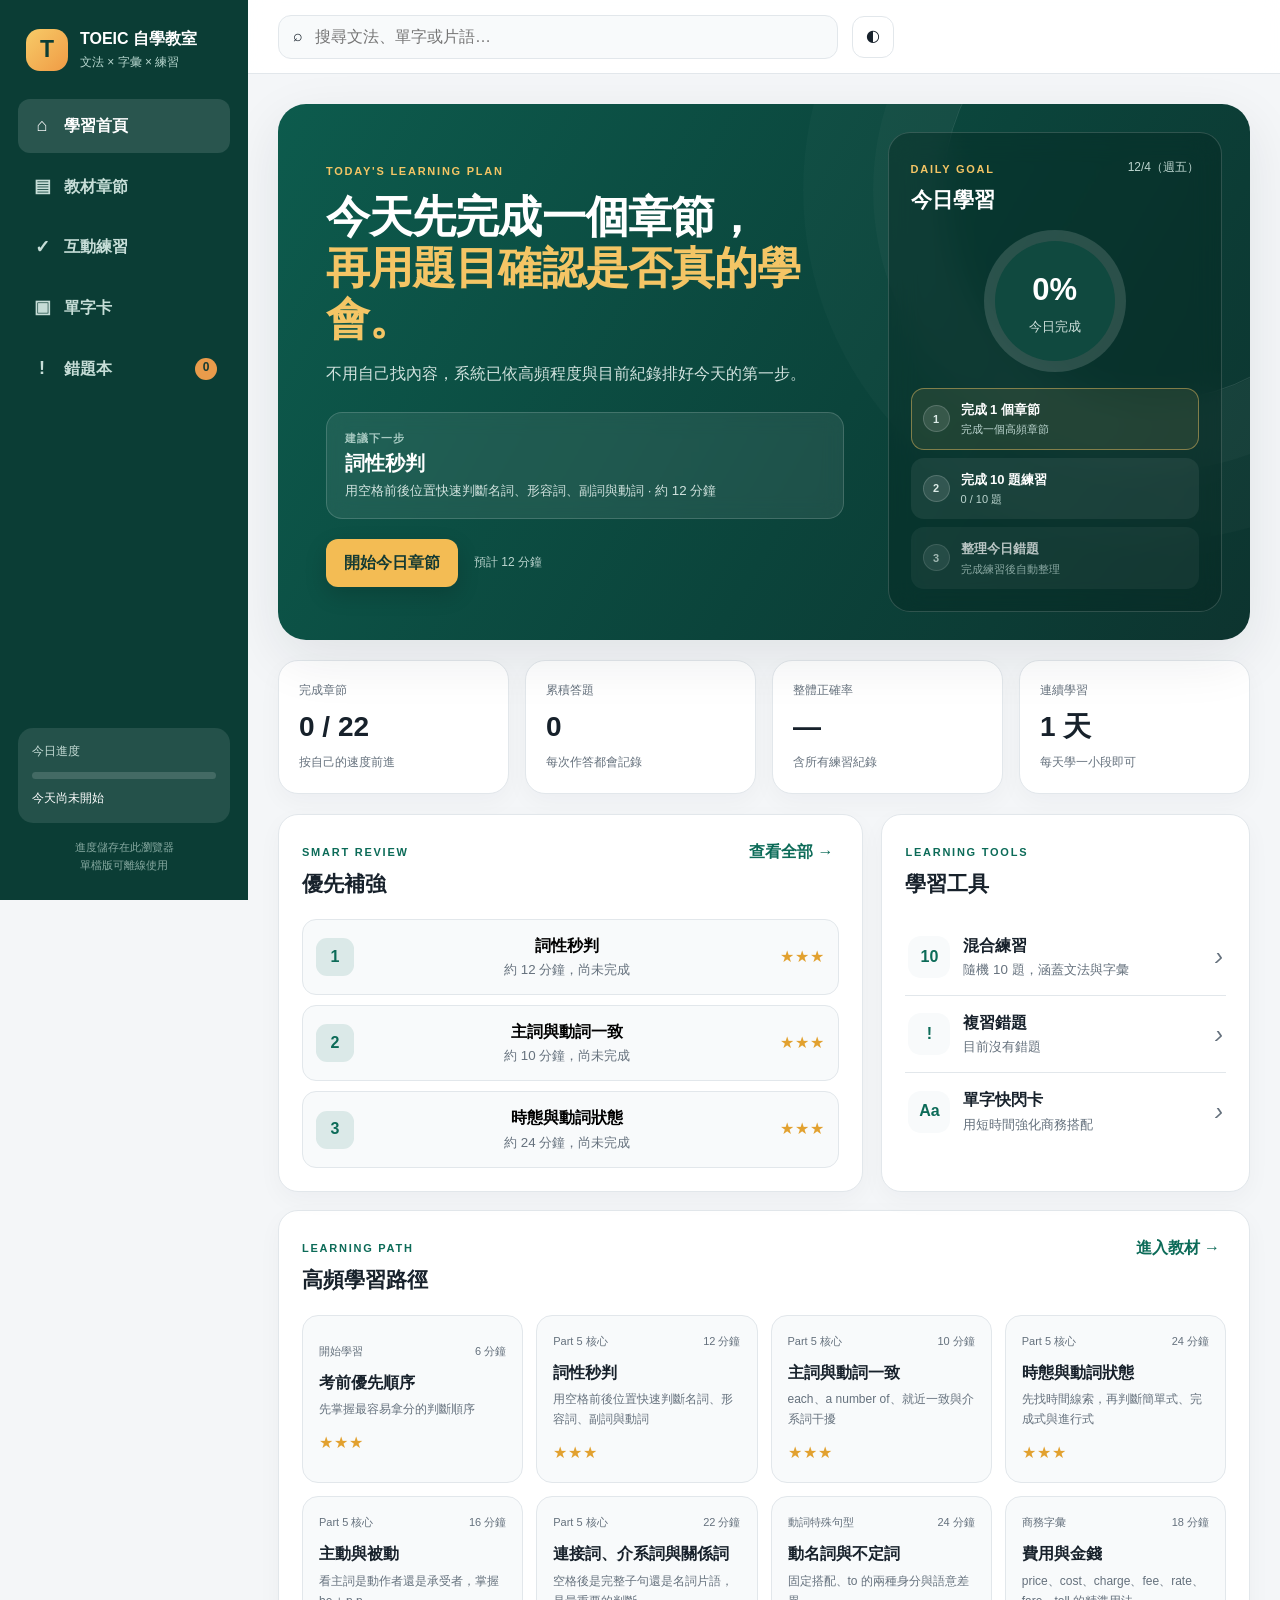
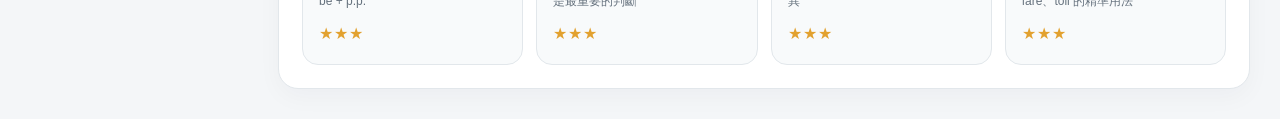
<file: index.html>
<!doctype html>
<html lang="zh-Hant">
<head>
  <meta charset="utf-8">
  <meta name="viewport" content="width=device-width, initial-scale=1">
  <meta name="description" content="TOEIC 多益文法與高頻字彙互動自學教材">
  <title>TOEIC 自學教室｜文法與高頻字彙</title>
  <link rel="stylesheet" href="styles.css">
</head>
<body>
  <div class="app-shell">
    <aside class="sidebar" id="sidebar">
      <div class="brand">
        <div class="brand-mark">T</div>
        <div><strong>TOEIC 自學教室</strong><span>文法 × 字彙 × 練習</span></div>
      </div>
      <nav class="main-nav" aria-label="主要導覽">
        <button class="nav-item active" data-view="dashboard"><span>⌂</span>學習首頁</button>
        <button class="nav-item" data-view="course"><span>▤</span>教材章節</button>
        <button class="nav-item" data-view="quiz"><span>✓</span>互動練習</button>
        <button class="nav-item" data-view="flashcards"><span>▣</span>單字卡</button>
        <button class="nav-item" data-view="mistakes"><span>!</span>錯題本 <b id="wrongBadge">0</b></button>
      </nav>
      <div class="sidebar-card">
        <div class="sidebar-card-label">今日進度</div>
        <div class="mini-progress"><span id="sideProgress"></span></div>
        <p id="sideProgressText">尚未開始</p>
      </div>
      <div class="sidebar-footer">進度儲存在此瀏覽器<br>單檔版可離線使用</div>
    </aside>

    <div class="main-area">
      <header class="topbar">
        <button class="icon-btn mobile-only" id="menuBtn" aria-label="開啟選單">☰</button>
        <div class="search-wrap">
          <span>⌕</span>
          <input id="globalSearch" type="search" placeholder="搜尋文法、單字或片語…" autocomplete="off">
          <div class="search-results" id="searchResults" hidden></div>
        </div>
        <button class="icon-btn" id="themeBtn" aria-label="切換為深色模式" title="切換為深色模式">◐</button>
      </header>

      <main id="mainContent">
        <section class="view active" id="view-dashboard">
          <div class="hero-card learning-hero">
            <div class="hero-copy">
              <span class="eyebrow">TODAY'S LEARNING PLAN</span>
              <h1 id="todayHeadline">今天完成一小步，<br><em>就比昨天更接近目標。</em></h1>
              <p id="todaySummary">系統會依教材進度、作答紀錄與錯題，自動安排最值得先做的下一步。</p>
              <div class="today-focus-card" aria-live="polite">
                <span>建議下一步</span>
                <strong id="todayFocusTitle">準備今日學習內容…</strong>
                <small id="todayFocusMeta">讀取學習進度中</small>
              </div>
              <div class="hero-actions">
                <button class="btn primary" id="todayActionBtn">開始今日學習</button>
                <span class="hero-time" id="todayTime">約 15–25 分鐘</span>
              </div>
            </div>
            <aside class="today-plan-panel" aria-label="今日學習目標">
              <div class="today-plan-head">
                <div><span class="eyebrow">DAILY GOAL</span><h2>今日學習</h2></div>
                <span class="today-date" id="todayDate"></span>
              </div>
              <div class="today-progress-wrap">
                <div class="ring today-ring" id="todayRing" aria-label="今日目標完成度">
                  <span id="todayPercent">0%</span><small>今日完成</small>
                </div>
              </div>
              <div class="today-checklist">
                <div class="today-goal" id="todayLessonGoal">
                  <span class="goal-state" id="todayLessonState">1</span>
                  <div><b>完成 1 個章節</b><small id="todayLessonText">尚未完成</small></div>
                </div>
                <div class="today-goal" id="todayPracticeGoal">
                  <span class="goal-state" id="todayPracticeState">2</span>
                  <div><b>完成 10 題練習</b><small id="todayPracticeText">0 / 10 題</small></div>
                </div>
                <div class="today-goal" id="todayReviewGoal">
                  <span class="goal-state" id="todayReviewState">3</span>
                  <div><b>整理今日錯題</b><small id="todayReviewText">目前沒有待複習錯題</small></div>
                </div>
              </div>
            </aside>
          </div>

          <div class="stats-grid">
            <article class="stat-card"><span>完成章節</span><strong id="statModules">0 / 22</strong><small>按自己的速度前進</small></article>
            <article class="stat-card"><span>累積答題</span><strong id="statAnswers">0</strong><small>每次作答都會記錄</small></article>
            <article class="stat-card"><span>整體正確率</span><strong id="statAccuracy">—</strong><small>含所有練習紀錄</small></article>
            <article class="stat-card"><span>連續學習</span><strong id="statStreak">1 天</strong><small>每天學一小段即可</small></article>
          </div>

          <div class="dashboard-grid">
            <section class="panel recommendation-panel">
              <div class="panel-head"><div><span class="eyebrow">SMART REVIEW</span><h2>優先補強</h2></div><button class="text-btn" data-go="course">查看全部 →</button></div>
              <div id="recommendations" class="recommendations"></div>
            </section>
            <section class="panel quick-panel">
              <div class="panel-head"><div><span class="eyebrow">LEARNING TOOLS</span><h2>學習工具</h2></div></div>
              <button class="quick-action" data-quick="mixed"><span class="qa-icon">10</span><div><b>混合練習</b><small>隨機 10 題，涵蓋文法與字彙</small></div><i>›</i></button>
              <button class="quick-action" data-go="mistakes"><span class="qa-icon">!</span><div><b>複習錯題</b><small id="quickWrongText">目前沒有錯題</small></div><i>›</i></button>
              <button class="quick-action" data-go="flashcards"><span class="qa-icon">Aa</span><div><b>單字快閃卡</b><small>用短時間強化商務搭配</small></div><i>›</i></button>
            </section>
          </div>

          <section class="panel module-preview-panel">
            <div class="panel-head"><div><span class="eyebrow">LEARNING PATH</span><h2>高頻學習路徑</h2></div><button class="text-btn" data-go="course">進入教材 →</button></div>
            <div class="module-grid" id="modulePreview"></div>
          </section>
        </section>

        <section class="view" id="view-course">
          <div class="page-heading"><div><span class="eyebrow">COURSE</span><h1>教材章節</h1><p>建議先完成 ★★★ 章節，再進入字彙與進階補充。</p></div><div class="heading-progress"><b id="coursePercent">0%</b><span>整體完成度</span></div></div>
          <div class="course-layout">
            <aside class="course-nav" id="courseNav"></aside>
            <article class="lesson" id="lessonArticle">
              <div class="lesson-empty"><span>▤</span><h2>選擇一個章節開始</h2><p>左側章節依照多益高頻順序排列。</p></div>
            </article>
          </div>
        </section>

        <section class="view" id="view-quiz">
          <div id="quizSetup">
            <div class="page-heading"><div><span class="eyebrow">PRACTICE</span><h1>互動練習</h1><p>選擇練習範圍，答題後會立即顯示解析並自動收錄錯題。</p></div></div>
            <div class="quiz-setup-grid">
              <section class="panel setup-panel">
                <h2>1. 選擇模式</h2>
                <div class="mode-grid">
                  <label class="mode-card selected"><input type="radio" name="quizMode" value="mixed" checked><span>混合練習</span><small>從所有章節隨機出題</small></label>
                  <label class="mode-card"><input type="radio" name="quizMode" value="module"><span>指定章節</span><small>針對單一弱點練習</small></label>
                  <label class="mode-card"><input type="radio" name="quizMode" value="wrong"><span>錯題複習</span><small>只練曾經答錯的題目</small></label>
                </div>
              </section>
              <section class="panel setup-panel">
                <h2>2. 設定範圍</h2>
                <label class="field"><span>指定章節</span><select id="quizModule"></select></label>
                <label class="field"><span>題目數量</span><select id="quizCount"><option value="5">5 題</option><option value="10" selected>10 題</option><option value="20">20 題</option><option value="999">全部可用題目</option></select></label>
                <button class="btn primary wide" id="startQuizBtn">開始練習</button>
                <p class="setup-hint" id="quizAvailability"></p>
              </section>
            </div>
          </div>
          <div id="quizRunner" hidden></div>
        </section>

        <section class="view" id="view-flashcards">
          <div class="page-heading"><div><span class="eyebrow">FLASHCARDS</span><h1>單字快閃卡</h1><p>先看英文回想中文，再翻牌核對搭配與例句。</p></div></div>
          <div class="flash-layout">
            <aside class="panel flash-controls">
              <label class="field"><span>分類</span><select id="flashCategory"></select></label>
              <div class="flash-stats"><b id="flashMastered">0</b><span>已熟悉字卡</span></div>
              <button class="btn secondary wide" id="shuffleFlash">重新洗牌</button>
            </aside>
            <section class="flash-stage">
              <button class="flashcard" id="flashcard" aria-label="翻轉字卡">
                <div class="flash-inner">
                  <div class="flash-front"><span id="flashCat"></span><strong id="flashTerm">Loading…</strong><small>點一下翻面</small></div>
                  <div class="flash-back"><strong id="flashMeaning"></strong><p id="flashExample"></p><small>再次點擊可翻回正面</small></div>
                </div>
              </button>
              <div class="flash-actions">
                <button class="btn secondary" id="prevFlash">← 上一張</button>
                <button class="btn success" id="masterFlash">標記已熟悉</button>
                <button class="btn primary" id="nextFlash">下一張 →</button>
              </div>
              <div class="flash-counter" id="flashCounter"></div>
            </section>
          </div>
        </section>

        <section class="view" id="view-mistakes">
          <div class="page-heading"><div><span class="eyebrow">WRONG ANSWERS</span><h1>錯題本</h1><p>答錯的題目會自動保留；重新答對後可從錯題本移除。</p></div><button class="btn secondary" id="clearWrongBtn">清空錯題</button></div>
          <div id="mistakeList" class="mistake-list"></div>
        </section>
      </main>
    </div>
  </div>
  <div class="toast" id="toast" role="status"></div>
  <script src="data.js"></script>
  <script src="app.js"></script>
</body>
</html>
</file>
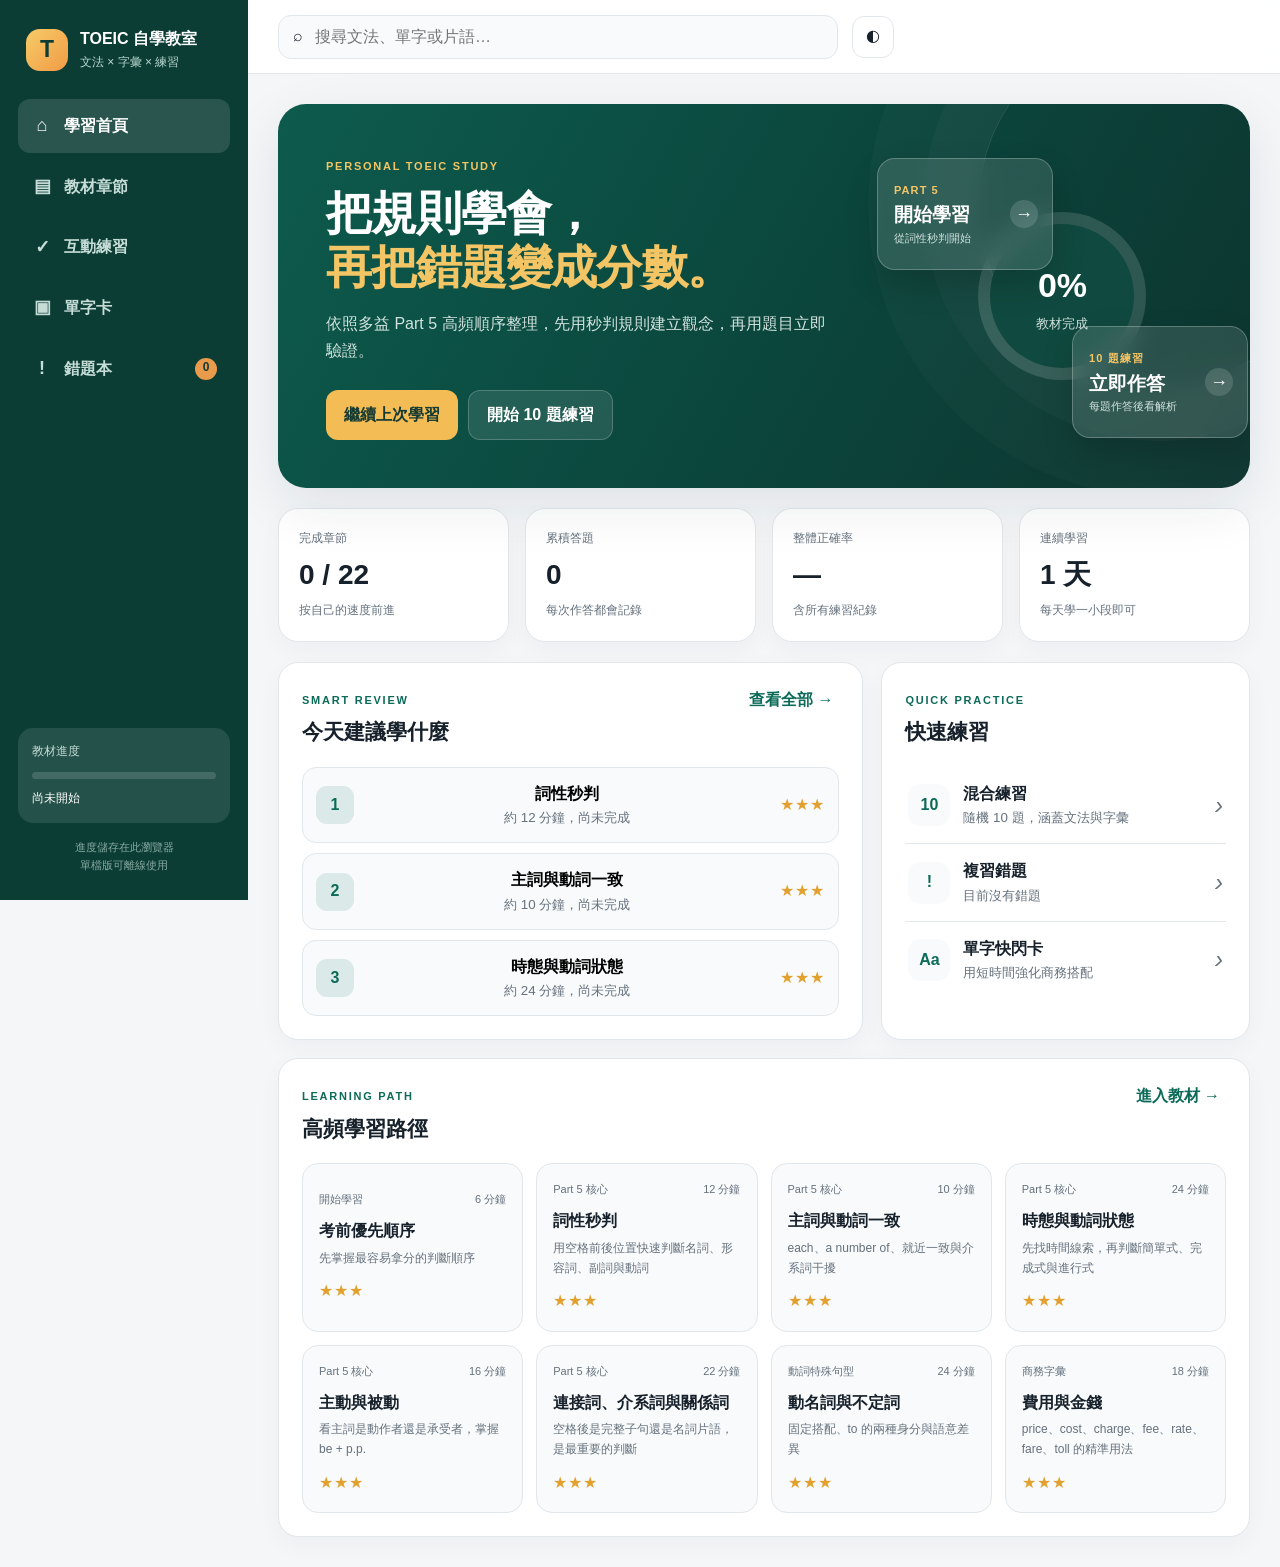
<file: TOEIC自學教室_單檔版.html>
<!doctype html>
<html lang="zh-Hant">
<head>
  <meta charset="utf-8">
  <meta name="viewport" content="width=device-width, initial-scale=1">
  <meta name="description" content="TOEIC 多益文法與高頻字彙互動自學教材">
  <title>TOEIC 自學教室｜文法與高頻字彙</title>
  <style>
:root{
  --bg:#f4f6f8;--surface:#fff;--surface-2:#f8fafb;--text:#17212b;--muted:#65717d;
  --line:#e2e7eb;--primary:#0c6b58;--primary-2:#084d40;--accent:#f4b544;--danger:#c84040;
  --success:#23845f;--shadow:0 18px 55px rgba(20,35,45,.09);--radius:20px;--sidebar:248px;
}
[data-theme="dark"]{--bg:#101619;--surface:#172024;--surface-2:#1c282d;--text:#edf4f2;--muted:#a6b3b3;--line:#2b393e;--primary:#42b996;--primary-2:#6bd1b2;--accent:#f3bd58;--danger:#ef7979;--success:#5bc59e;--shadow:0 18px 60px rgba(0,0,0,.3)}
*{box-sizing:border-box}html{scroll-behavior:smooth}body{margin:0;font-family:-apple-system,BlinkMacSystemFont,"Segoe UI","Noto Sans TC",sans-serif;background:var(--bg);color:var(--text);line-height:1.65}
button,input,select{font:inherit}.app-shell{display:flex;min-height:100vh}.sidebar{width:var(--sidebar);background:#0b3d35;color:#fff;padding:26px 18px;position:fixed;inset:0 auto 0 0;z-index:30;display:flex;flex-direction:column}.brand{display:flex;gap:12px;align-items:center;padding:0 8px 26px}.brand-mark{width:42px;height:42px;border-radius:14px;background:linear-gradient(135deg,#f7cb68,#f09b45);color:#0b3d35;font-weight:900;font-size:23px;display:grid;place-items:center}.brand strong,.brand span{display:block}.brand span{font-size:12px;color:#b8d7cf;margin-top:1px}.main-nav{display:grid;gap:7px}.nav-item{border:0;background:transparent;color:#c6ddd7;text-align:left;padding:12px 13px;border-radius:12px;cursor:pointer;display:flex;align-items:center;gap:11px;font-weight:650}.nav-item span{font-size:18px;width:22px;text-align:center}.nav-item:hover,.nav-item.active{background:rgba(255,255,255,.12);color:#fff}.nav-item b{margin-left:auto;background:#e99b4b;color:#163b33;min-width:22px;height:22px;border-radius:999px;text-align:center;font-size:12px}.sidebar-card{margin-top:auto;background:rgba(255,255,255,.1);padding:14px;border-radius:15px}.sidebar-card-label{font-size:12px;color:#c4dbd5}.mini-progress{height:7px;background:rgba(255,255,255,.14);border-radius:999px;overflow:hidden;margin:10px 0}.mini-progress span{display:block;height:100%;width:0;background:#f5bd55;border-radius:999px}.sidebar-card p{margin:0;font-size:12px}.sidebar-footer{font-size:11px;color:#88aaa2;text-align:center;margin-top:15px}.main-area{margin-left:var(--sidebar);width:calc(100% - var(--sidebar))}.topbar{height:74px;background:color-mix(in srgb,var(--surface) 92%,transparent);border-bottom:1px solid var(--line);display:flex;align-items:center;padding:0 30px;gap:14px;position:sticky;top:0;z-index:20;backdrop-filter:blur(14px)}.search-wrap{position:relative;display:flex;align-items:center;gap:10px;background:var(--surface-2);border:1px solid var(--line);border-radius:13px;padding:0 14px;max-width:560px;flex:1}.search-wrap input{border:0;outline:0;background:transparent;color:var(--text);height:42px;width:100%}.search-results{position:absolute;top:50px;left:0;right:0;background:var(--surface);border:1px solid var(--line);border-radius:14px;box-shadow:var(--shadow);max-height:360px;overflow:auto;padding:8px;z-index:50}.search-result{display:block;width:100%;border:0;background:transparent;color:var(--text);text-align:left;padding:10px 12px;border-radius:9px;cursor:pointer}.search-result:hover{background:var(--surface-2)}.search-empty{padding:12px;color:var(--muted)}.search-result b,.search-result small{display:block}.search-result small{color:var(--muted)}.icon-btn{width:42px;height:42px;border:1px solid var(--line);border-radius:12px;background:var(--surface);color:var(--text);cursor:pointer}.mobile-only{display:none}main{padding:30px;max-width:1500px;margin:auto}.view{display:none}.view.active{display:block}.eyebrow{font-size:11px;letter-spacing:.16em;font-weight:850;color:var(--primary);text-transform:uppercase}.hero-card{min-height:360px;border-radius:28px;background:linear-gradient(120deg,#0d5b4d 0%,#0b443b 58%,#0d342f 100%);color:#fff;display:flex;justify-content:space-between;overflow:hidden;box-shadow:var(--shadow);position:relative}.hero-card:after{content:"";position:absolute;width:360px;height:360px;border:1px solid rgba(255,255,255,.12);border-radius:50%;right:-90px;top:-80px;box-shadow:0 0 0 55px rgba(255,255,255,.025),0 0 0 110px rgba(255,255,255,.02)}.hero-copy{padding:48px;max-width:650px;position:relative;z-index:2}.hero-card .eyebrow{color:#f4c565}.hero-copy h1{font-family:Georgia,"Noto Serif TC",serif;font-size:46px;line-height:1.16;margin:9px 0 17px;letter-spacing:-.02em}.hero-copy h1 em{color:#f4c565;font-style:normal}.hero-copy p{color:#d2e3df;max-width:560px}.hero-actions{display:flex;gap:10px;margin-top:26px}.btn{border:0;border-radius:12px;padding:11px 18px;font-weight:750;cursor:pointer;transition:.2s}.btn:hover:not(:disabled){transform:translateY(-1px)}.btn:disabled{opacity:.55;cursor:not-allowed;transform:none}.btn.primary{background:var(--primary);color:#fff}.hero-card .btn.primary{background:#f3bc54;color:#153b33}.btn.secondary{background:var(--surface);color:var(--text);border:1px solid var(--line)}.hero-card .btn.secondary{background:rgba(255,255,255,.1);color:#fff;border-color:rgba(255,255,255,.2)}.btn.success{background:var(--success);color:#fff}.btn.wide{width:100%}.hero-visual{width:410px;position:relative;z-index:2;display:grid;place-items:center}.ring{width:168px;height:168px;border-radius:50%;background:conic-gradient(#f2bd58 var(--progress,0%),rgba(255,255,255,.14) 0);display:grid;place-content:center;text-align:center;position:relative}.ring:before{content:"";position:absolute;inset:12px;border-radius:50%;background:#10493f}.ring span{font-size:34px;font-weight:850;z-index:1}.ring small{color:#cfe1dc;z-index:1}.hero-shortcut{position:absolute;width:176px;min-height:112px;border:1px solid rgba(255,255,255,.24);border-radius:18px;background:rgba(255,255,255,.12);color:#fff;padding:15px 44px 15px 16px;text-align:left;cursor:pointer;backdrop-filter:blur(12px);box-shadow:0 14px 32px rgba(0,0,0,.16);transition:transform .2s ease,border-color .2s ease,background .2s ease,box-shadow .2s ease}.hero-shortcut:hover{transform:translateY(-4px);border-color:rgba(244,197,101,.72);background:rgba(255,255,255,.18);box-shadow:0 18px 38px rgba(0,0,0,.23)}.hero-shortcut:active{transform:translateY(-1px)}.hero-shortcut:focus-visible{outline:3px solid #f4c565;outline-offset:4px}.hero-shortcut-kicker,.hero-shortcut-title,.hero-shortcut-detail{display:block}.hero-shortcut-kicker{font-size:11px;letter-spacing:.1em;font-weight:800;color:#f4c565}.hero-shortcut-title{font-size:19px;line-height:1.25;font-weight:850;margin:4px 0}.hero-shortcut-detail{font-size:11px;line-height:1.45;color:#d2e3df}.hero-shortcut-arrow{position:absolute;right:14px;top:50%;transform:translateY(-50%);width:28px;height:28px;border-radius:50%;display:grid;place-items:center;background:rgba(255,255,255,.14);font-size:18px;transition:transform .2s ease,background .2s ease}.hero-shortcut:hover .hero-shortcut-arrow{transform:translate(3px,-50%);background:rgba(244,197,101,.24)}.hs-learn{left:2px;top:54px}.hs-practice{right:2px;bottom:50px}.stats-grid{display:grid;grid-template-columns:repeat(4,1fr);gap:16px;margin:20px 0}.stat-card,.panel{background:var(--surface);border:1px solid var(--line);border-radius:var(--radius);box-shadow:0 8px 25px rgba(20,35,45,.035)}.stat-card{padding:20px}.stat-card span,.stat-card small{display:block;color:var(--muted);font-size:12px}.stat-card strong{display:block;font-size:28px;margin:3px 0}.dashboard-grid{display:grid;grid-template-columns:1.35fr .85fr;gap:18px}.panel{padding:23px}.panel-head{display:flex;align-items:flex-start;justify-content:space-between;gap:15px;margin-bottom:17px}.panel-head h2{margin:3px 0 0;font-size:21px}.text-btn{border:0;background:transparent;color:var(--primary);font-weight:750;cursor:pointer}.recommendations{display:grid;gap:10px}.recommendation{display:flex;align-items:center;gap:13px;padding:13px;border:1px solid var(--line);border-radius:14px;cursor:pointer;background:var(--surface-2)}.recommendation:hover{border-color:var(--primary)}.rec-num{width:38px;height:38px;border-radius:11px;background:color-mix(in srgb,var(--primary) 12%,transparent);color:var(--primary);display:grid;place-items:center;font-weight:850}.recommendation div{flex:1}.recommendation b,.recommendation small{display:block}.recommendation small{color:var(--muted)}.quick-action{width:100%;border:0;border-top:1px solid var(--line);background:transparent;color:var(--text);display:flex;align-items:center;gap:13px;padding:14px 3px;text-align:left;cursor:pointer}.quick-action:first-of-type{border-top:0}.qa-icon{width:42px;height:42px;border-radius:13px;background:var(--surface-2);display:grid;place-items:center;font-weight:850;color:var(--primary)}.quick-action div{flex:1}.quick-action b,.quick-action small{display:block}.quick-action small{color:var(--muted)}.quick-action i{font-size:25px;color:var(--muted)}.module-preview-panel{margin-top:18px}.module-grid{display:grid;grid-template-columns:repeat(4,1fr);gap:13px}.module-card{border:1px solid var(--line);border-radius:16px;padding:16px;background:var(--surface-2);color:var(--text);cursor:pointer;position:relative;text-align:left;width:100%;font:inherit}.module-card:hover{border-color:var(--primary);transform:translateY(-2px)}.module-card .module-meta{display:flex;justify-content:space-between;color:var(--muted);font-size:11px}.module-card-title{display:block;margin:10px 0 4px;font-size:16px;font-weight:800}.module-card-copy{display:block;color:var(--muted);font-size:12px}.module-card-stars{display:block;margin-top:10px}.stars{color:#e2a12f;letter-spacing:1px}.done-check{position:absolute;right:12px;top:12px;width:23px;height:23px;border-radius:50%;background:var(--success);color:#fff;display:grid;place-items:center;font-size:12px}.page-heading{display:flex;justify-content:space-between;align-items:end;margin-bottom:22px}.page-heading h1{font-size:35px;margin:3px 0}.page-heading p{color:var(--muted);margin:0}.heading-progress{text-align:right}.heading-progress b,.heading-progress span{display:block}.heading-progress b{font-size:28px;color:var(--primary)}.heading-progress span{font-size:12px;color:var(--muted)}.course-layout{display:grid;grid-template-columns:300px minmax(0,1fr);gap:18px;align-items:start}.course-nav{background:var(--surface);border:1px solid var(--line);border-radius:18px;padding:10px;position:sticky;top:94px;max-height:calc(100vh - 120px);overflow:auto}.course-group{padding:10px 9px 5px;font-size:11px;font-weight:850;color:var(--muted);letter-spacing:.1em}.course-link{width:100%;border:0;background:transparent;color:var(--text);text-align:left;padding:10px;border-radius:11px;cursor:pointer;display:flex;gap:10px;align-items:flex-start}.course-link:hover,.course-link.active{background:color-mix(in srgb,var(--primary) 10%,var(--surface))}.course-link .course-dot{width:23px;height:23px;border:1px solid var(--line);border-radius:50%;display:grid;place-items:center;font-size:11px;flex:none;margin-top:1px}.course-link.completed .course-dot{background:var(--success);border-color:var(--success);color:#fff}.course-link b,.course-link small{display:block}.course-link small{color:var(--muted);font-size:11px}.lesson{background:var(--surface);border:1px solid var(--line);border-radius:20px;min-height:650px;padding:34px;overflow:hidden}.lesson-empty{text-align:center;padding:150px 20px;color:var(--muted)}.lesson-empty span{font-size:45px}.lesson-header{border-bottom:1px solid var(--line);padding-bottom:20px;margin-bottom:25px}.lesson-header h1{margin:5px 0 6px;font-size:34px}.lesson-header p{color:var(--muted);margin:0}.lesson-toolbar{display:flex;gap:10px;align-items:center;justify-content:space-between;margin-top:17px}.source-pill{font-size:11px;background:var(--surface-2);border:1px solid var(--line);padding:6px 10px;border-radius:999px;color:var(--muted)}.complete-btn.completed{background:var(--success);color:#fff}.lesson-content h1{display:none}.lesson-content h2{font-size:26px;margin-top:32px}.lesson-content h3{font-size:20px;margin-top:28px;color:var(--primary)}.lesson-content h4{font-size:17px}.lesson-content table{width:100%;border-collapse:collapse;margin:18px 0;display:block;overflow-x:auto}.lesson-content th,.lesson-content td{border:1px solid var(--line);padding:10px 12px;text-align:left;min-width:130px}.lesson-content th{background:var(--surface-2)}.lesson-content code{background:var(--surface-2);padding:2px 5px;border-radius:5px;color:var(--primary)}.lesson-content td code+br{display:block;content:"";margin-top:6px}.lesson-content blockquote{margin:18px 0;padding:13px 17px;border-left:4px solid var(--accent);background:var(--surface-2);border-radius:0 10px 10px 0}.lesson-content li{margin:5px 0}.advanced{margin-top:30px;border:1px solid var(--line);border-radius:14px;overflow:hidden}.advanced summary{padding:15px 18px;background:var(--surface-2);cursor:pointer;font-weight:800;color:var(--primary)}.advanced-body{padding:18px}.lesson-bottom{display:flex;justify-content:space-between;align-items:center;border-top:1px solid var(--line);margin-top:30px;padding-top:20px}.quiz-setup-grid{display:grid;grid-template-columns:1.3fr .7fr;gap:18px}.setup-panel h2{font-size:20px;margin-top:0}.mode-grid{display:grid;grid-template-columns:repeat(3,1fr);gap:12px}.mode-card{border:1px solid var(--line);border-radius:15px;padding:18px;cursor:pointer;background:var(--surface-2)}.mode-card.selected{border:2px solid var(--primary);padding:17px}.mode-card input{display:none}.mode-card span,.mode-card small{display:block}.mode-card span{font-weight:800}.mode-card small{color:var(--muted);margin-top:5px}.field{display:grid;gap:7px;margin:13px 0}.field span{font-size:12px;color:var(--muted);font-weight:750}.field select{height:43px;border:1px solid var(--line);border-radius:11px;background:var(--surface-2);color:var(--text);padding:0 11px}.setup-hint{color:var(--muted);font-size:12px;text-align:center}.quiz-shell{max-width:850px;margin:auto}.quiz-top{display:flex;align-items:center;gap:15px;margin-bottom:18px}.quiz-progress{height:9px;background:var(--line);border-radius:999px;overflow:hidden;flex:1}.quiz-progress span{display:block;height:100%;background:var(--primary);width:0}.quiz-number{font-size:13px;color:var(--muted)}.question-card{background:var(--surface);border:1px solid var(--line);border-radius:22px;padding:30px;box-shadow:var(--shadow)}.question-category{font-size:12px;color:var(--primary);font-weight:800}.question-card h2{font-family:Georgia,"Noto Serif TC",serif;font-size:26px;line-height:1.45;margin:10px 0 23px}.choices{display:grid;gap:11px}.choice{border:1px solid var(--line);background:var(--surface-2);color:var(--text);border-radius:13px;padding:13px 15px;text-align:left;cursor:pointer;display:flex;gap:12px;align-items:center}.choice:hover:not(:disabled){border-color:var(--primary)}.choice-letter{width:30px;height:30px;border-radius:9px;border:1px solid var(--line);display:grid;place-items:center;font-weight:800}.choice.correct{border-color:var(--success);background:color-mix(in srgb,var(--success) 10%,var(--surface));}.choice.wrong{border-color:var(--danger);background:color-mix(in srgb,var(--danger) 9%,var(--surface))}.choice.correct .choice-letter{background:var(--success);color:#fff}.choice.wrong .choice-letter{background:var(--danger);color:#fff}.feedback{margin-top:20px;border-radius:14px;padding:17px;display:none}.feedback.show{display:block}.feedback.correct{background:color-mix(in srgb,var(--success) 11%,var(--surface));border:1px solid color-mix(in srgb,var(--success) 35%,var(--line))}.feedback.wrong{background:color-mix(in srgb,var(--danger) 8%,var(--surface));border:1px solid color-mix(in srgb,var(--danger) 30%,var(--line))}.feedback h3{margin:0 0 6px}.feedback p{margin:5px 0}.feedback .tip{color:var(--muted);font-size:13px;border-top:1px dashed var(--line);padding-top:8px;margin-top:10px}.question-actions{display:flex;justify-content:flex-end;margin-top:20px}.result-card{text-align:center;background:var(--surface);border:1px solid var(--line);border-radius:24px;padding:40px;box-shadow:var(--shadow);max-width:760px;margin:auto}.result-score{width:150px;height:150px;border-radius:50%;margin:10px auto 20px;background:var(--surface-2);border:12px solid var(--primary);display:grid;place-content:center}.result-score strong{font-size:36px}.result-score span{font-size:12px;color:var(--muted)}.result-card h1{margin-bottom:5px}.result-actions{display:flex;justify-content:center;gap:10px;margin-top:25px}.breakdown{display:grid;grid-template-columns:repeat(3,1fr);gap:10px;margin-top:20px}.breakdown div{background:var(--surface-2);border-radius:12px;padding:12px}.breakdown b,.breakdown small{display:block}.breakdown small{color:var(--muted)}.flash-layout{display:grid;grid-template-columns:260px 1fr;gap:18px}.flash-controls{align-self:start}.flash-stats{text-align:center;background:var(--surface-2);border-radius:14px;padding:20px;margin:16px 0}.flash-stats b,.flash-stats span{display:block}.flash-stats b{font-size:30px;color:var(--primary)}.flash-stats span{font-size:12px;color:var(--muted)}.flash-stage{text-align:center}.flashcard{width:min(620px,100%);height:370px;border:0;background:transparent;perspective:1200px;cursor:pointer}.flash-inner{width:100%;height:100%;position:relative;transform-style:preserve-3d;transition:transform .55s}.flashcard.flipped .flash-inner{transform:rotateY(180deg)}.flash-front,.flash-back{position:absolute;inset:0;backface-visibility:hidden;background:var(--surface);border:1px solid var(--line);border-radius:26px;box-shadow:var(--shadow);display:grid;place-content:center;padding:45px}.flash-front span{color:var(--primary);font-weight:800}.flash-front strong{font-family:Georgia,serif;font-size:48px;margin:15px 0}.flash-front small,.flash-back small{color:var(--muted)}.flash-back{transform:rotateY(180deg)}.flash-back strong{font-size:30px;color:var(--primary)}.flash-back p{font-size:18px}.flash-actions{display:flex;justify-content:center;gap:10px;margin-top:18px}.flash-counter{color:var(--muted);margin-top:12px;font-size:13px}.mistake-list{display:grid;gap:13px}.mistake-card{background:var(--surface);border:1px solid var(--line);border-left:5px solid var(--danger);border-radius:16px;padding:20px}.mistake-card .meta{display:flex;justify-content:space-between;color:var(--muted);font-size:12px}.mistake-card h3{font-family:Georgia,serif;margin:10px 0}.mistake-card .answer{color:var(--success);font-weight:750}.mistake-card .explanation{background:var(--surface-2);padding:12px;border-radius:10px;margin-top:10px}.empty-state{text-align:center;background:var(--surface);border:1px dashed var(--line);border-radius:20px;padding:75px 20px;color:var(--muted)}.empty-state span{font-size:45px}.toast{position:fixed;right:24px;bottom:24px;background:#132e28;color:#fff;padding:12px 16px;border-radius:12px;box-shadow:var(--shadow);opacity:0;transform:translateY(15px);pointer-events:none;transition:.25s;z-index:100}.toast.show{opacity:1;transform:none}
@media(max-width:1100px){.hero-shortcut{width:158px;padding-left:14px;padding-right:38px}.hero-shortcut-title{font-size:17px}.hero-shortcut-detail{font-size:10px}.hs-learn{left:0}.hs-practice{right:0}.stats-grid{grid-template-columns:repeat(2,1fr)}.module-grid{grid-template-columns:repeat(2,1fr)}.dashboard-grid,.quiz-setup-grid{grid-template-columns:1fr}.hero-visual{width:330px}.course-layout{grid-template-columns:260px minmax(0,1fr)}}
@media(max-width:820px){:root{--sidebar:260px}.sidebar{transform:translateX(-100%);transition:.25s}.sidebar.open{transform:none}.main-area{margin-left:0;width:100%}.mobile-only{display:block}.topbar{padding:0 14px}main{padding:18px}.hero-card{min-height:auto}.hero-copy{padding:32px}.hero-copy h1{font-size:35px}.hero-visual{display:none}.course-layout{grid-template-columns:1fr}.course-nav{position:static;max-height:390px}.mode-grid{grid-template-columns:1fr}.flash-layout{grid-template-columns:1fr}.flash-controls{order:2}.page-heading{align-items:flex-start}.lesson{padding:22px}.flash-front strong{font-size:38px}}
@media(max-width:540px){.stats-grid,.module-grid{grid-template-columns:1fr}.hero-actions,.flash-actions,.result-actions{flex-direction:column}.hero-copy{padding:25px}.hero-copy h1{font-size:31px}.panel{padding:18px}.page-heading h1{font-size:30px}.heading-progress{display:none}.lesson-header h1{font-size:28px}.question-card{padding:21px}.question-card h2{font-size:22px}.flashcard{height:330px}.flash-front,.flash-back{padding:25px}.breakdown{grid-template-columns:1fr}}

button:focus-visible,input:focus-visible,select:focus-visible,summary:focus-visible{outline:3px solid color-mix(in srgb,var(--accent) 75%,transparent);outline-offset:2px}

  </style>
</head>
<body>
  <div class="app-shell">
    <aside class="sidebar" id="sidebar">
      <div class="brand">
        <div class="brand-mark">T</div>
        <div><strong>TOEIC 自學教室</strong><span>文法 × 字彙 × 練習</span></div>
      </div>
      <nav class="main-nav" aria-label="主要導覽">
        <button class="nav-item active" data-view="dashboard"><span>⌂</span>學習首頁</button>
        <button class="nav-item" data-view="course"><span>▤</span>教材章節</button>
        <button class="nav-item" data-view="quiz"><span>✓</span>互動練習</button>
        <button class="nav-item" data-view="flashcards"><span>▣</span>單字卡</button>
        <button class="nav-item" data-view="mistakes"><span>!</span>錯題本 <b id="wrongBadge">0</b></button>
      </nav>
      <div class="sidebar-card">
        <div class="sidebar-card-label">教材進度</div>
        <div class="mini-progress"><span id="sideProgress"></span></div>
        <p id="sideProgressText">尚未開始</p>
      </div>
      <div class="sidebar-footer">進度儲存在此瀏覽器<br>單檔版可離線使用</div>
    </aside>

    <div class="main-area">
      <header class="topbar">
        <button class="icon-btn mobile-only" id="menuBtn" aria-label="開啟選單">☰</button>
        <div class="search-wrap">
          <span>⌕</span>
          <input id="globalSearch" type="search" placeholder="搜尋文法、單字或片語…" autocomplete="off">
          <div class="search-results" id="searchResults" hidden></div>
        </div>
        <button class="icon-btn" id="themeBtn" aria-label="切換為深色模式" title="切換為深色模式">◐</button>
      </header>

      <main id="mainContent">
        <section class="view active" id="view-dashboard">
          <div class="hero-card">
            <div class="hero-copy">
              <span class="eyebrow">PERSONAL TOEIC STUDY</span>
              <h1>把規則學會，<br><em>再把錯題變成分數。</em></h1>
              <p>依照多益 Part 5 高頻順序整理，先用秒判規則建立觀念，再用題目立即驗證。</p>
              <div class="hero-actions">
                <button class="btn primary" id="continueBtn">繼續上次學習</button>
                <button class="btn secondary" data-go="quiz">開始 10 題練習</button>
              </div>
            </div>
            <div class="hero-visual" aria-label="快速開始">
              <div class="ring" aria-label="教材完成度"><span id="heroPercent">0%</span><small>教材完成</small></div>
              <button type="button" class="hero-shortcut hs-learn" id="heroPart5Btn" aria-label="開始學習 Part 5 詞性秒判">
                <span class="hero-shortcut-kicker">PART 5</span>
                <span class="hero-shortcut-title">開始學習</span>
                <span class="hero-shortcut-detail">從詞性秒判開始</span>
                <span class="hero-shortcut-arrow" aria-hidden="true">→</span>
              </button>
              <button type="button" class="hero-shortcut hs-practice" id="heroPracticeBtn" aria-label="開始十題混合練習，作答後立即解析">
                <span class="hero-shortcut-kicker">10 題練習</span>
                <span class="hero-shortcut-title">立即作答</span>
                <span class="hero-shortcut-detail">每題作答後看解析</span>
                <span class="hero-shortcut-arrow" aria-hidden="true">→</span>
              </button>
            </div>
          </div>

          <div class="stats-grid">
            <article class="stat-card"><span>完成章節</span><strong id="statModules">0 / 22</strong><small>按自己的速度前進</small></article>
            <article class="stat-card"><span>累積答題</span><strong id="statAnswers">0</strong><small>每次作答都會記錄</small></article>
            <article class="stat-card"><span>整體正確率</span><strong id="statAccuracy">—</strong><small>含所有練習紀錄</small></article>
            <article class="stat-card"><span>連續學習</span><strong id="statStreak">1 天</strong><small>每天學一小段即可</small></article>
          </div>

          <div class="dashboard-grid">
            <section class="panel recommendation-panel">
              <div class="panel-head"><div><span class="eyebrow">SMART REVIEW</span><h2>今天建議學什麼</h2></div><button class="text-btn" data-go="course">查看全部 →</button></div>
              <div id="recommendations" class="recommendations"></div>
            </section>
            <section class="panel quick-panel">
              <div class="panel-head"><div><span class="eyebrow">QUICK PRACTICE</span><h2>快速練習</h2></div></div>
              <button class="quick-action" data-quick="mixed"><span class="qa-icon">10</span><div><b>混合練習</b><small>隨機 10 題，涵蓋文法與字彙</small></div><i>›</i></button>
              <button class="quick-action" data-go="mistakes"><span class="qa-icon">!</span><div><b>複習錯題</b><small id="quickWrongText">目前沒有錯題</small></div><i>›</i></button>
              <button class="quick-action" data-go="flashcards"><span class="qa-icon">Aa</span><div><b>單字快閃卡</b><small>用短時間強化商務搭配</small></div><i>›</i></button>
            </section>
          </div>

          <section class="panel module-preview-panel">
            <div class="panel-head"><div><span class="eyebrow">LEARNING PATH</span><h2>高頻學習路徑</h2></div><button class="text-btn" data-go="course">進入教材 →</button></div>
            <div class="module-grid" id="modulePreview"></div>
          </section>
        </section>

        <section class="view" id="view-course">
          <div class="page-heading"><div><span class="eyebrow">COURSE</span><h1>教材章節</h1><p>建議先完成 ★★★ 章節，再進入字彙與進階補充。</p></div><div class="heading-progress"><b id="coursePercent">0%</b><span>整體完成度</span></div></div>
          <div class="course-layout">
            <aside class="course-nav" id="courseNav"></aside>
            <article class="lesson" id="lessonArticle">
              <div class="lesson-empty"><span>▤</span><h2>選擇一個章節開始</h2><p>左側章節依照多益高頻順序排列。</p></div>
            </article>
          </div>
        </section>

        <section class="view" id="view-quiz">
          <div id="quizSetup">
            <div class="page-heading"><div><span class="eyebrow">PRACTICE</span><h1>互動練習</h1><p>選擇練習範圍，答題後會立即顯示解析並自動收錄錯題。</p></div></div>
            <div class="quiz-setup-grid">
              <section class="panel setup-panel">
                <h2>1. 選擇模式</h2>
                <div class="mode-grid">
                  <label class="mode-card selected"><input type="radio" name="quizMode" value="mixed" checked><span>混合練習</span><small>從所有章節隨機出題</small></label>
                  <label class="mode-card"><input type="radio" name="quizMode" value="module"><span>指定章節</span><small>針對單一弱點練習</small></label>
                  <label class="mode-card"><input type="radio" name="quizMode" value="wrong"><span>錯題複習</span><small>只練曾經答錯的題目</small></label>
                </div>
              </section>
              <section class="panel setup-panel">
                <h2>2. 設定範圍</h2>
                <label class="field"><span>指定章節</span><select id="quizModule"></select></label>
                <label class="field"><span>題目數量</span><select id="quizCount"><option value="5">5 題</option><option value="10" selected>10 題</option><option value="20">20 題</option><option value="999">全部可用題目</option></select></label>
                <button class="btn primary wide" id="startQuizBtn">開始練習</button>
                <p class="setup-hint" id="quizAvailability"></p>
              </section>
            </div>
          </div>
          <div id="quizRunner" hidden></div>
        </section>

        <section class="view" id="view-flashcards">
          <div class="page-heading"><div><span class="eyebrow">FLASHCARDS</span><h1>單字快閃卡</h1><p>先看英文回想中文，再翻牌核對搭配與例句。</p></div></div>
          <div class="flash-layout">
            <aside class="panel flash-controls">
              <label class="field"><span>分類</span><select id="flashCategory"></select></label>
              <div class="flash-stats"><b id="flashMastered">0</b><span>已熟悉字卡</span></div>
              <button class="btn secondary wide" id="shuffleFlash">重新洗牌</button>
            </aside>
            <section class="flash-stage">
              <button class="flashcard" id="flashcard" aria-label="翻轉字卡">
                <div class="flash-inner">
                  <div class="flash-front"><span id="flashCat"></span><strong id="flashTerm">Loading…</strong><small>點一下翻面</small></div>
                  <div class="flash-back"><strong id="flashMeaning"></strong><p id="flashExample"></p><small>再次點擊可翻回正面</small></div>
                </div>
              </button>
              <div class="flash-actions">
                <button class="btn secondary" id="prevFlash">← 上一張</button>
                <button class="btn success" id="masterFlash">標記已熟悉</button>
                <button class="btn primary" id="nextFlash">下一張 →</button>
              </div>
              <div class="flash-counter" id="flashCounter"></div>
            </section>
          </div>
        </section>

        <section class="view" id="view-mistakes">
          <div class="page-heading"><div><span class="eyebrow">WRONG ANSWERS</span><h1>錯題本</h1><p>答錯的題目會自動保留；重新答對後可從錯題本移除。</p></div><button class="btn secondary" id="clearWrongBtn">清空錯題</button></div>
          <div id="mistakeList" class="mistake-list"></div>
        </section>
      </main>
    </div>
  </div>
  <div class="toast" id="toast" role="status"></div>
  <script>
window.STUDY_MODULES = [
  {
    "id": "priority",
    "group": "開始學習",
    "title": "考前優先順序",
    "subtitle": "先掌握最容易拿分的判斷順序",
    "priority": 3,
    "estimated": 6,
    "source": "好讀學習版",
    "keywords": [
      "優先順序",
      "Part 5",
      "判斷"
    ],
    "content": "<h2>考前優先順序</h2>\n<table>\n<thead>\n<tr>\n  <th>優先</th>\n  <th>題型／主題</th>\n  <th>看到什麼就先判斷</th>\n</tr>\n</thead>\n<tbody>\n<tr>\n  <td>★★★</td>\n  <td>詞性、動詞形式、時態、主被動</td>\n  <td>空格前後需要名詞、動詞、形容詞還是副詞？</td>\n</tr>\n<tr>\n  <td>★★★</td>\n  <td>連接詞、介系詞、關係子句</td>\n  <td>空格後是「完整子句」還是「名詞片語」？</td>\n</tr>\n<tr>\n  <td>★★☆</td>\n  <td>不定詞／動名詞、分詞、假設語氣</td>\n  <td>動詞後固定搭配，或空格修飾名詞？</td>\n</tr>\n<tr>\n  <td>★★☆</td>\n  <td>冠詞、量詞、比較、主動詞一致</td>\n  <td>名詞可數嗎？主詞是單數還是複數？</td>\n</tr>\n<tr>\n  <td>★☆☆</td>\n  <td>商務字彙、片語、字根</td>\n  <td>依搭配與情境選最精確的字。</td>\n</tr>\n</tbody>\n</table>\n<hr />\n"
  },
  {
    "id": "pos",
    "group": "Part 5 核心",
    "title": "詞性秒判",
    "subtitle": "用空格前後位置快速判斷名詞、形容詞、副詞與動詞",
    "priority": 3,
    "estimated": 12,
    "source": "好讀學習版",
    "keywords": [
      "詞性",
      "名詞",
      "形容詞",
      "副詞",
      "字族"
    ],
    "content": "<h2>1. 詞性：最快的得分點</h2>\n<h3>秒判規則</h3>\n<table>\n<thead>\n<tr>\n  <th>線索</th>\n  <th>常見答案</th>\n</tr>\n</thead>\n<tbody>\n<tr>\n  <td>冠詞 <code>a/an/the</code>、所有格、形容詞後</td>\n  <td><strong>名詞</strong>：the <em>proposal</em></td>\n</tr>\n<tr>\n  <td><code>be</code> 動詞、連綴動詞（seem, become, remain）後</td>\n  <td><strong>形容詞／名詞補語</strong>：is <em>available</em></td>\n</tr>\n<tr>\n  <td>名詞前，用來說明名詞</td>\n  <td><strong>形容詞</strong>：a <em>successful</em> campaign</td>\n</tr>\n<tr>\n  <td>動詞、形容詞、另一副詞後</td>\n  <td><strong>副詞</strong>：respond <em>promptly</em> / highly <em>effective</em></td>\n</tr>\n<tr>\n  <td>助動詞（will, can, must）後</td>\n  <td><strong>原形動詞</strong>：will <em>increase</em></td>\n</tr>\n</tbody>\n</table>\n<h3>常見字族</h3>\n<table>\n<thead>\n<tr>\n  <th>動詞</th>\n  <th>名詞</th>\n  <th>形容詞</th>\n  <th>副詞</th>\n</tr>\n</thead>\n<tbody>\n<tr>\n  <td>succeed</td>\n  <td>success</td>\n  <td>successful</td>\n  <td>successfully</td>\n</tr>\n<tr>\n  <td>decide</td>\n  <td>decision</td>\n  <td>decisive</td>\n  <td>decisively</td>\n</tr>\n<tr>\n  <td>compete</td>\n  <td>competition</td>\n  <td>competitive</td>\n  <td>competitively</td>\n</tr>\n<tr>\n  <td>apply</td>\n  <td>application</td>\n  <td>applicable</td>\n  <td>—</td>\n</tr>\n<tr>\n  <td>respond</td>\n  <td>response</td>\n  <td>responsive</td>\n  <td>responsively</td>\n</tr>\n</tbody>\n</table>\n<p><strong>易錯提醒：</strong> <code>be + p.p.</code> 不一定是被動，也可能是形容詞狀態：<code>The store is closed.</code>（店是關著的。）</p>\n<hr />\n"
  },
  {
    "id": "agreement",
    "group": "Part 5 核心",
    "title": "主詞與動詞一致",
    "subtitle": "each、a number of、就近一致與介系詞干擾",
    "priority": 3,
    "estimated": 10,
    "source": "好讀學習版",
    "keywords": [
      "主詞動詞一致",
      "單複數",
      "either",
      "neither"
    ],
    "content": "<h2>2. 主詞與動詞一致（Subject–Verb Agreement）</h2>\n<table>\n<thead>\n<tr>\n  <th>主詞型態</th>\n  <th>動詞判斷</th>\n  <th>例句</th>\n</tr>\n</thead>\n<tbody>\n<tr>\n  <td>each / every / either / neither + 單數名詞</td>\n  <td>單數</td>\n  <td>Each employee <strong>is</strong> required to attend.</td>\n</tr>\n<tr>\n  <td>either A or B / neither A nor B</td>\n  <td>靠近動詞的主詞決定</td>\n  <td>Neither the manager nor the assistants <strong>are</strong> available.</td>\n</tr>\n<tr>\n  <td>a number of + 複數名詞</td>\n  <td>複數</td>\n  <td>A number of customers <strong>have</strong> complained.</td>\n</tr>\n<tr>\n  <td>the number of + 複數名詞</td>\n  <td>單數</td>\n  <td>The number of customers <strong>has</strong> increased.</td>\n</tr>\n<tr>\n  <td>one of + 複數名詞</td>\n  <td>單數</td>\n  <td>One of the files <strong>is</strong> missing.</td>\n</tr>\n<tr>\n  <td>主詞後夾介系詞片語</td>\n  <td>看真正主詞</td>\n  <td>The list of items <strong>is</strong> attached.</td>\n</tr>\n</tbody>\n</table>\n<hr />\n"
  },
  {
    "id": "tenses",
    "group": "Part 5 核心",
    "title": "時態與動詞狀態",
    "subtitle": "先找時間線索，再判斷簡單式、完成式與進行式",
    "priority": 3,
    "estimated": 24,
    "source": "兩份資料整合",
    "keywords": [
      "時態",
      "現在完成",
      "過去完成",
      "狀態動詞",
      "瞬間動詞"
    ],
    "content": "<h2>3. 時態：先找時間線索</h2>\n<table>\n<thead>\n<tr>\n  <th>時態</th>\n  <th>結構</th>\n  <th>常見線索／用途</th>\n</tr>\n</thead>\n<tbody>\n<tr>\n  <td>現在簡單</td>\n  <td>V / V-s</td>\n  <td>習慣、事實、時刻表：The train <strong>leaves</strong> at 8.</td>\n</tr>\n<tr>\n  <td>現在進行</td>\n  <td>am/is/are + V-ing</td>\n  <td>正在進行、暫時安排：We <strong>are meeting</strong> tomorrow.</td>\n</tr>\n<tr>\n  <td>過去簡單</td>\n  <td>V-ed</td>\n  <td>明確過去時間：last week, in 2025</td>\n</tr>\n<tr>\n  <td>過去進行</td>\n  <td>was/were + V-ing</td>\n  <td>過去某時正在進行：I <strong>was reviewing</strong> the report when she called.</td>\n</tr>\n<tr>\n  <td>現在完成</td>\n  <td>have/has + p.p.</td>\n  <td>過去至今、經驗、未明確時間：already, yet, since, for</td>\n</tr>\n<tr>\n  <td>過去完成</td>\n  <td>had + p.p.</td>\n  <td>過去兩件事中「更早」的一件：The meeting <strong>had ended</strong> before I arrived.</td>\n</tr>\n<tr>\n  <td>未來</td>\n  <td>will + V / be going to + V</td>\n  <td>預測、決定、計畫</td>\n</tr>\n<tr>\n  <td>未來完成</td>\n  <td>will have + p.p.</td>\n  <td><code>by + 未來時間</code> 前已完成</td>\n</tr>\n</tbody>\n</table>\n<h3>必背兩條</h3>\n<ol>\n<li><code>when / before / after / as soon as / until / if</code> 引導的<strong>時間或條件子句</strong>，談未來時通常用現在式。<br />\n<code>We will begin when everyone arrives.</code>（不是 <em>will arrive</em>）</li>\n<li><code>since + 起點</code>、<code>for + 一段時間</code> 常搭配現在完成式。<br />\n<code>She has worked here since 2022.</code></li>\n</ol>\n<p><strong>精準修正：</strong> 過去完成進行式（<code>had been V-ing</code>）強調「在某個過去時間點以前已持續一段時間」，不表示該動作仍持續到現在。<br />\n<code>He had been waiting for an hour when the bus arrived.</code></p>\n<hr />\n<h3>補充：狀態動詞與瞬間動詞</h3>\n<table>\n<thead>\n<tr>\n  <th>類型</th>\n  <th>代表動詞</th>\n  <th>多益常見規則</th>\n  <th>例句</th>\n</tr>\n</thead>\n<tbody>\n<tr>\n  <td><strong>狀態動詞</strong></td>\n  <td>know, believe, own, belong, understand, need, prefer</td>\n  <td>通常不用進行式</td>\n  <td><code>We know the client well.</code>（非 <em>are knowing</em>）</td>\n</tr>\n<tr>\n  <td><strong>短暫行為</strong></td>\n  <td>be, think, have</td>\n  <td>視語意可用進行式</td>\n  <td><code>He is being unreasonable.</code>（暫時表現）</td>\n</tr>\n<tr>\n  <td><strong>瞬間動詞</strong></td>\n  <td>buy, borrow, arrive, leave, begin, die</td>\n  <td>不直接搭配 <code>for + 一段時間</code> 表持續</td>\n  <td><code>She has owned the car for two years.</code>（非 <em>has bought</em>）</td>\n</tr>\n</tbody>\n</table>\n<p>常見轉換：<code>die → be dead</code>、<code>buy → have/own</code>、<code>borrow → keep</code>、<code>join → be a member of</code>。<br />\n<code>He has been a member of the club for three years.</code>（他入會已三年。）</p>\n<hr />\n<details class=\"advanced\"><summary>進階補充：十二時態完整矩陣與瞬間動詞</summary><div class=\"advanced-body\"><h2>1. 多益十二大時態 (The 12 Tenses)</h2>\n<h3>十二時態矩陣總覽表</h3>\n<table>\n<thead>\n<tr>\n  <th style=\"text-align:left\">時態 (Tenses)</th>\n  <th style=\"text-align:left\">簡單式 (Simple)</th>\n  <th style=\"text-align:left\">進行式 (Progressive)</th>\n  <th style=\"text-align:left\">完成式 (Perfect)</th>\n  <th style=\"text-align:left\">完成進行式 (Perfect Progressive)</th>\n</tr>\n</thead>\n<tbody>\n<tr>\n  <td style=\"text-align:left\"><strong>現在 (Present)</strong></td>\n  <td style=\"text-align:left\">S + V / V-es<br><em>(I eat)</em></td>\n  <td style=\"text-align:left\">S + am/is/are + V-ing<br><em>(I am eating)</em></td>\n  <td style=\"text-align:left\">S + have/has + V-p.p.<br><em>(I have eaten)</em></td>\n  <td style=\"text-align:left\">S + have/has + been + V-ing<br><em>(I have been eating)</em></td>\n</tr>\n<tr>\n  <td style=\"text-align:left\"><strong>過去 (Past)</strong></td>\n  <td style=\"text-align:left\">S + V-ed<br><em>(I ate)</em></td>\n  <td style=\"text-align:left\">S + was/were + V-ing<br><em>(I was eating)</em></td>\n  <td style=\"text-align:left\">S + had + V-p.p.<br><em>(I had eaten)</em></td>\n  <td style=\"text-align:left\">S + had + been + V-ing<br><em>(I had been eating)</em></td>\n</tr>\n<tr>\n  <td style=\"text-align:left\"><strong>未來 (Future)</strong></td>\n  <td style=\"text-align:left\">S + will + V<br><em>(I will eat)</em></td>\n  <td style=\"text-align:left\">S + will be + V-ing<br><em>(I will be eating)</em></td>\n  <td style=\"text-align:left\">S + will have + V-p.p.<br><em>(I will have eaten)</em></td>\n  <td style=\"text-align:left\">S + will have been + V-ing<br><em>(I will have been eating)</em></td>\n</tr>\n</tbody>\n</table>\n<hr />\n<h3>各時態詳細用法與考點解析</h3>\n<h4>一、 過去時態系列 (Past Tenses)</h4>\n<ol>\n<li><strong>過去簡單式 (S + V-ed)</strong><ul>\n<li><strong>用法</strong>：表達某一活動或狀態始於過去某一特定時間，並在過去結束（通常配有過去時間副詞）。</li>\n<li><strong>從屬子句時態一致</strong>：主要動詞為過去式時，從屬子句通常也用過去式或過去完成式。</li>\n<li><strong>例句</strong>：<ul>\n<li><em>He often brought his lunch to work.</em></li>\n<li><em>Tina had hamburgers for lunch every day last week.</em></li>\n<li><em>I thought she was a student.</em></li>\n</ul>\n</li>\n</ul>\n</li>\n<li><strong>過去進行式 (S + was/were + V-ing)</strong><ul>\n<li><strong>用法</strong>：表示在過去某個特定時間點，某動作正在進行中。</li>\n<li><strong>與過去簡單式連用</strong>：描述「當一個短動作發生時，另一個長動作正在進行」。長動作用進行式，短動作用簡單式。若兩動作時間長短相當且同時進行，則皆用進行式或簡單式。</li>\n<li><strong>例句</strong>：<ul>\n<li><em>While I was studying in one room, my roommate was having a party in the other.</em></li>\n<li><em>When I got to his home on Sunday, he was making tea.</em></li>\n</ul>\n</li>\n</ul>\n</li>\n<li><strong>過去完成式 (S + had + V-p.p.)</strong><ul>\n<li><strong>用法</strong>：表過去發生的兩個事件中，「先發生」的事件用過去完成式，「後發生」的用過去簡單式。若句中有 <code>before</code> 或 <code>after</code> 清晰標示前後，有時可用簡單過去式替代。</li>\n<li><strong>常見副詞</strong>：<code>ever</code>, <code>never</code>, <code>still</code>, <code>just</code>, <code>already</code>, <code>yet</code>。</li>\n<li><strong>例句</strong>：<ul>\n<li><em>Sam had already left by the time Ann got there.</em></li>\n<li><em>The professor had already given a test when I got to class.</em></li>\n</ul>\n</li>\n</ul>\n</li>\n<li><strong>過去完成進行式 (S + had been + V-ing)</strong><ul>\n<li><strong>用法</strong>：在某個過去參照點之前，另一動作已持續一段時間；該動作可能在參照點仍持續，也可能剛停止。此時態不表示持續到現在，也可用來說明過去結果的原因。</li>\n<li><strong>例句</strong>：<ul>\n<li><em>Eric finally came at 18:00. I had been waiting for him since 16:30.</em></li>\n<li><em>Amy gained weight because she had been overeating.</em></li>\n</ul>\n</li>\n</ul>\n</li>\n</ol>\n<h4>二、 現在時態系列 (Present Tenses)</h4>\n<ol>\n<li><strong>現在簡單式 (S + V/V-es)</strong><ul>\n<li><strong>用法</strong>：陳述客觀事實、真理、習慣性活動或目前狀況。</li>\n<li><strong>例句</strong>：<ul>\n<li><em>Water consists of hydrogen and oxygen.</em></li>\n<li><em>I drink coffee every morning.</em></li>\n</ul>\n</li>\n</ul>\n</li>\n<li><strong>現在進行式 (S + am/is/are + V-ing)</strong><ul>\n<li><strong>用法</strong>：<ol>\n<li>說話當下正在進行的動作，或近期的暫時性活動。</li>\n<li>代替未來式（常用於來去動詞如 <code>come</code>, <code>arrive</code>, <code>go</code>, <code>leave</code>, <code>quit</code>）。</li>\n<li>搭配 <code>always</code>, <code>constantly</code> 表示經常發生且令人不快的習慣。</li>\n</ol>\n</li>\n<li><strong>例句</strong>：<ul>\n<li><em>I'm quitting my job next Friday.</em></li>\n<li><em>He is being foolish.</em> (表示暫時性的行為，非永久性格)</li>\n</ul>\n</li>\n</ul>\n</li>\n<li><strong>現在完成式 (S + have/has + V-p.p.)</strong><ul>\n<li><strong>用法</strong>：表示發生於過去但確切時間不詳的經驗、重複發生的活動，或搭配 <code>for</code>/<code>since</code> 表從過去持續至今的狀態。</li>\n<li><strong>例句</strong>：<ul>\n<li><em>I have already seen that movie.</em></li>\n<li><em>We have had four tests so far this year.</em></li>\n<li><em>I have known him for many years.</em></li>\n</ul>\n</li>\n</ul>\n</li>\n<li><strong>現在完成進行式 (S + have/has been + V-ing)</strong><ul>\n<li><strong>用法</strong>：強調從過去持續至今且「仍在進行」的活動，常與 <code>for</code>, <code>since</code>, <code>all day</code>, <code>all week</code> 連用。</li>\n<li><strong>例句</strong>：<ul>\n<li><em>I have been thinking about changing my major.</em></li>\n<li><em>For the last two months, I have been working as a waitress.</em></li>\n</ul>\n</li>\n</ul>\n</li>\n</ol>\n<h4>三、 未來時態系列 (Future Tenses)</h4>\n<ol>\n<li><strong>未來簡單式 (S + will + V / S + be going to + V)</strong><ul>\n<li><strong>will vs. be going to 比較</strong>：<ul>\n<li><code>be going to + V</code>：先前已決定並規劃好的打算。</li>\n<li><code>will + V</code>：當下決定、未定時間的意願或純粹客觀預測。</li>\n</ul>\n</li>\n<li><strong>例句</strong>：<ul>\n<li><em>I am going to paint my bedroom tomorrow.</em> (已規劃)</li>\n<li><em>According to the weather report, it will be cloudy tomorrow.</em> (預測)</li>\n</ul>\n</li>\n</ul>\n</li>\n<li><strong>未來進行式 (S + will be + V-ing)</strong><ul>\n<li><strong>用法</strong>：表未來某一特定時間點正在進行的活動，或按慣例/安排會發生的事。</li>\n<li><strong>副詞子句時態</strong>：在時間或條件連接詞（<code>when</code>, <code>after</code>, <code>before</code>, <code>if</code>, <code>as soon as</code>, <code>until</code>）引導的子句中，用<strong>現在簡單式</strong>代替未來式。</li>\n<li><strong>例句</strong>：<ul>\n<li><em>I will be studying when you come.</em></li>\n<li><em>When Bill gets up tomorrow morning, the sun will be shining.</em></li>\n</ul>\n</li>\n</ul>\n</li>\n<li><strong>未來完成式 (S + will have + V-p.p.)</strong><ul>\n<li><strong>用法</strong>：表某一活動將在未來某特定時間或事件發生「之前」已經完成。</li>\n<li><strong>例句</strong>：<ul>\n<li><em>By the time I see you in July, I will have graduated.</em></li>\n<li><em>I will have lived here for ten years by the end of next month.</em></li>\n</ul>\n</li>\n</ul>\n</li>\n<li><strong>未來完成進行式 (S + will have been + V-ing)</strong><ul>\n<li><strong>用法</strong>：強調某一活動在未來某時間點前，已經「持續進行」了多久。</li>\n<li><strong>例句</strong>：<ul>\n<li><em>When Prof. Jones retires next month, he will have been teaching for 45 years.</em></li>\n<li><em>Nancy will have been waiting for an hour by the time we get there.</em></li>\n</ul>\n</li>\n</ul>\n</li>\n</ol>\n<hr />\n\n\n<h2>2. 狀態動詞、可持續動作與瞬間動詞</h2>\n<h3>動詞屬性與完成式考點</h3>\n<ul>\n<li><strong>狀態動詞 (Stative Verbs)</strong>：描述認知、擁有、感受或關係，通常不用進行式。常見如 <code>know</code>、<code>believe</code>、<code>own</code>、<code>belong</code>、<code>understand</code>、<code>prefer</code>。</li>\n<li><strong>可持續動作 (Durative Actions)</strong>：可延續一段時間，常見如 <code>work</code>、<code>wait</code>、<code>read</code>、<code>sleep</code>、<code>live</code>、<code>stay</code>。</li>\n<li><strong>瞬間／界限動詞 (Momentary or Telic Verbs)</strong>：表示到達、開始、結束或取得等界限事件，例如 <code>arrive</code>、<code>leave</code>、<code>begin</code>、<code>finish</code>、<code>buy</code>、<code>graduate</code>、<code>die</code>。要表達持續狀態時，通常改用 <code>have/own</code>、<code>be a member of</code>、<code>be dead</code> 等狀態表達。</li>\n</ul>\n<h3>多益常見錯點對照</h3>\n<table>\n<thead>\n<tr>\n  <th style=\"text-align:left\">錯誤用法 (Incorrect)</th>\n  <th style=\"text-align:left\">正確用法 (Correct)</th>\n  <th style=\"text-align:left\">觀念說明</th>\n</tr>\n</thead>\n<tbody>\n<tr>\n  <td style=\"text-align:left\">❌ She has died for three years.</td>\n  <td style=\"text-align:left\">⭕ She has <strong>been dead</strong> for three years.<br>⭕ She died three years ago.</td>\n  <td style=\"text-align:left\"><code>die</code> 為瞬間動作，不能配合 <code>for + 時間</code> 表示持續狀態；應改用狀態形容詞 <code>dead</code>。</td>\n</tr>\n<tr>\n  <td style=\"text-align:left\">❌ How long have you bought the car?</td>\n  <td style=\"text-align:left\">⭕ How long have you <strong>had</strong> the car?</td>\n  <td style=\"text-align:left\"><code>buy</code> 為瞬間動作，表達持有該車多久應用 <code>have</code>。</td>\n</tr>\n<tr>\n  <td style=\"text-align:left\">❌ He has caught a cold for a week.</td>\n  <td style=\"text-align:left\">⭕ He has <strong>had</strong> a cold for a week.</td>\n  <td style=\"text-align:left\"><code>catch a cold</code> 是染上的瞬間，持續感冒狀態應用 <code>have a cold</code>。</td>\n</tr>\n</tbody>\n</table>\n<hr />\n</div></details>"
  },
  {
    "id": "passive",
    "group": "Part 5 核心",
    "title": "主動與被動",
    "subtitle": "看主詞是動作者還是承受者，掌握 be + p.p.",
    "priority": 3,
    "estimated": 16,
    "source": "兩份資料整合",
    "keywords": [
      "被動語態",
      "be p.p.",
      "主動"
    ],
    "content": "<h2>4. 主動與被動（Passive Voice）</h2>\n<h3>核心公式</h3>\n<p><code>受詞 → 主詞 + be（依時態變化）+ p.p. (+ by + 執行者)</code></p>\n<table>\n<thead>\n<tr>\n  <th>主動</th>\n  <th>被動</th>\n</tr>\n</thead>\n<tbody>\n<tr>\n  <td>The staff <strong>process</strong> orders.</td>\n  <td>Orders <strong>are processed</strong>.</td>\n</tr>\n<tr>\n  <td>The staff <strong>processed</strong> orders.</td>\n  <td>Orders <strong>were processed</strong>.</td>\n</tr>\n<tr>\n  <td>The staff <strong>will process</strong> orders.</td>\n  <td>Orders <strong>will be processed</strong>.</td>\n</tr>\n<tr>\n  <td>The staff <strong>has processed</strong> orders.</td>\n  <td>Orders <strong>have been processed</strong>.</td>\n</tr>\n<tr>\n  <td>The staff <strong>is processing</strong> orders.</td>\n  <td>Orders <strong>are being processed</strong>.</td>\n</tr>\n</tbody>\n</table>\n<h3>秒判規則</h3>\n<ul>\n<li>空格後有受詞：優先想<strong>主動動詞</strong>。<code>The team completed the project.</code></li>\n<li>主詞是「被處理的事物」：優先想<strong>被動</strong>。<code>The project was completed.</code></li>\n<li>助動詞後的被動：<code>must / can / should + be + p.p.</code></li>\n<li>命令／建議句型的被動：<code>suggest that S (should) be + p.p.</code></li>\n</ul>\n<hr />\n<details class=\"advanced\"><summary>進階補充：完整規則與例句</summary><div class=\"advanced-body\"><h2>3. 被動語態 (Passive Voice)</h2>\n<h3>基本結構與九大時態被動式對照表</h3>\n<p>基本結構：<strong>主詞 + be 動詞 + 過去分詞 (V-p.p.) (+ by + 動作執行者)</strong></p>\n<table>\n<thead>\n<tr>\n  <th style=\"text-align:left\">時態</th>\n  <th style=\"text-align:left\">主動語態 (Active)</th>\n  <th style=\"text-align:left\">被動語態 (Passive)</th>\n</tr>\n</thead>\n<tbody>\n<tr>\n  <td style=\"text-align:left\"><strong>現在簡單式</strong></td>\n  <td style=\"text-align:left\">She buys the apples.</td>\n  <td style=\"text-align:left\">The apples <strong>are bought</strong> by her.</td>\n</tr>\n<tr>\n  <td style=\"text-align:left\"><strong>過去簡單式</strong></td>\n  <td style=\"text-align:left\">She bought the apples.</td>\n  <td style=\"text-align:left\">The apples <strong>were bought</strong> by her.</td>\n</tr>\n<tr>\n  <td style=\"text-align:left\"><strong>未來簡單式</strong></td>\n  <td style=\"text-align:left\">She will buy the apples.</td>\n  <td style=\"text-align:left\">The apples <strong>will be bought</strong> by her.</td>\n</tr>\n<tr>\n  <td style=\"text-align:left\"><strong>現在完成式</strong></td>\n  <td style=\"text-align:left\">She has bought the apples.</td>\n  <td style=\"text-align:left\">The apples <strong>have been bought</strong> by her.</td>\n</tr>\n<tr>\n  <td style=\"text-align:left\"><strong>過去完成式</strong></td>\n  <td style=\"text-align:left\">She had bought the apples.</td>\n  <td style=\"text-align:left\">The apples <strong>had been bought</strong> by her.</td>\n</tr>\n<tr>\n  <td style=\"text-align:left\"><strong>未來完成式</strong></td>\n  <td style=\"text-align:left\">She will have bought the apples.</td>\n  <td style=\"text-align:left\">The apples <strong>will have been bought</strong> by her.</td>\n</tr>\n<tr>\n  <td style=\"text-align:left\"><strong>現在進行式</strong></td>\n  <td style=\"text-align:left\">She is buying the apples.</td>\n  <td style=\"text-align:left\">The apples <strong>are being bought</strong> by her.</td>\n</tr>\n<tr>\n  <td style=\"text-align:left\"><strong>過去進行式</strong></td>\n  <td style=\"text-align:left\">She was buying the apples.</td>\n  <td style=\"text-align:left\">The apples <strong>were being bought</strong> by her.</td>\n</tr>\n<tr>\n  <td style=\"text-align:left\"><strong>含助動詞</strong></td>\n  <td style=\"text-align:left\">She would buy the apples.</td>\n  <td style=\"text-align:left\">The apples <strong>would be bought</strong> by her.</td>\n</tr>\n</tbody>\n</table>\n<h3>主動改被動三大原則</h3>\n<ol>\n<li>將主動句的<strong>受詞</strong>改為被動句的<strong>主詞</strong>。</li>\n<li>將主要動詞改為 <strong>「be 動詞 + V-p.p.」</strong>，be 動詞的單複數與時態須隨新主詞調整。</li>\n<li>將原主詞置於介系詞 <code>by</code> 之後，若動作執行者不重要或不明確時可省略。</li>\n</ol>\n<h3>特殊被動用法與注意事項</h3>\n<ol>\n<li><strong>虛主詞 It 的被動結構</strong>：某些表示觀點、信念的動詞常搭配虛主詞：<ul>\n<li><em>It is believed that she is ill.</em></li>\n<li><em>It is reported / said / expected that...</em></li>\n</ul>\n</li>\n<li><strong>連綴動詞 + V-p.p. (形容詞補語，屬主動狀態)</strong>：<ul>\n<li>結構看起來像被動，但其實是 $S + V + C$ 結構，V-p.p. 已轉化為形容詞用以補充說明主詞狀態。</li>\n<li><em>Jennifer is married.</em> (Jennifer 結婚了——形容詞補語)</li>\n<li><em>My microwave oven is broken.</em> (微波爐壞了——形容詞補語)</li>\n</ul>\n</li>\n<li><strong>慣用被動動詞片語</strong>：<ul>\n<li><em>Business was slack and many employees <strong>were let go</strong>.</em> (被解僱)</li>\n</ul>\n</li>\n</ol>\n<hr />\n</div></details>"
  },
  {
    "id": "connectors",
    "group": "Part 5 核心",
    "title": "連接詞、介系詞與關係詞",
    "subtitle": "空格後是完整子句還是名詞片語，是最重要的判斷",
    "priority": 3,
    "estimated": 22,
    "source": "兩份資料整合",
    "keywords": [
      "連接詞",
      "介系詞",
      "關係代名詞",
      "which",
      "that",
      "because"
    ],
    "content": "<h2>5. 連接詞、介系詞、關係詞：看空格後面</h2>\n<table>\n<thead>\n<tr>\n  <th>空格後的結構</th>\n  <th>選擇方向</th>\n  <th>例句</th>\n</tr>\n</thead>\n<tbody>\n<tr>\n  <td><strong>完整子句</strong>（S + V）</td>\n  <td>連接詞：because, although, if, while</td>\n  <td>We postponed it <strong>because the vendor was late</strong>.</td>\n</tr>\n<tr>\n  <td><strong>名詞／V-ing</strong></td>\n  <td>介系詞：because of, despite, during, while</td>\n  <td>We postponed it <strong>because of the delay</strong>.</td>\n</tr>\n<tr>\n  <td>缺主詞或受詞的子句，修飾前面名詞</td>\n  <td>關係代名詞：who, which, that</td>\n  <td>the report <strong>that we submitted</strong></td>\n</tr>\n<tr>\n  <td>子句完整，只補充時間／地點／原因</td>\n  <td>關係副詞：when, where, why</td>\n  <td>the day <strong>when we met</strong></td>\n</tr>\n</tbody>\n</table>\n<h3>高頻對照</h3>\n<table>\n<thead>\n<tr>\n  <th>連接詞 + 子句</th>\n  <th>介系詞 + 名詞／V-ing</th>\n</tr>\n</thead>\n<tbody>\n<tr>\n  <td>because</td>\n  <td>because of / due to / owing to</td>\n</tr>\n<tr>\n  <td>although / though</td>\n  <td>despite / in spite of</td>\n</tr>\n<tr>\n  <td>while</td>\n  <td>during</td>\n</tr>\n</tbody>\n</table>\n<h3>關係子句最小規則</h3>\n<ul>\n<li>人：<code>who</code>；事物：<code>which</code>；人或事物的限定資訊：<code>that</code>。</li>\n<li>逗號後的非限定子句<strong>不能用 <code>that</code></strong>。<code>Mr. Lee, who leads the team, ...</code></li>\n<li>受格關係代名詞可省略：<code>the file (that) I sent</code>；主格不可省略。</li>\n<li><code>whose</code> 可修飾人或事物：<code>a company whose profits increased</code>。</li>\n</ul>\n<hr />\n<details class=\"advanced\"><summary>進階補充：限定與非限定關係子句</summary><div class=\"advanced-body\"><h2>5. 關係代名詞與關係子句 (Relative Pronouns &amp; Clauses)</h2>\n<p>關係代名詞兼具「代名詞」與「連接詞」雙重功能，用來引導形容詞子句修飾先行詞。</p>\n<h3>關係代名詞人稱與格位總表</h3>\n<table>\n<thead>\n<tr>\n  <th style=\"text-align:left\">先行詞類別</th>\n  <th style=\"text-align:left\">主格 (Subject)</th>\n  <th style=\"text-align:left\">受格 (Object)</th>\n  <th style=\"text-align:left\">所有格 (Possessive)</th>\n</tr>\n</thead>\n<tbody>\n<tr>\n  <td style=\"text-align:left\"><strong>人 (People)</strong></td>\n  <td style=\"text-align:left\">who, that</td>\n  <td style=\"text-align:left\">whom, that, who</td>\n  <td style=\"text-align:left\">whose</td>\n</tr>\n<tr>\n  <td style=\"text-align:left\"><strong>事物 / 動物 (Things/Animals)</strong></td>\n  <td style=\"text-align:left\">which, that</td>\n  <td style=\"text-align:left\">which, that</td>\n  <td style=\"text-align:left\">whose, of which</td>\n</tr>\n<tr>\n  <td style=\"text-align:left\"><strong>人 + 事物 / 特殊限定</strong></td>\n  <td style=\"text-align:left\">that</td>\n  <td style=\"text-align:left\">that</td>\n  <td style=\"text-align:left\">—</td>\n</tr>\n</tbody>\n</table>\n<p><em>註：<code>that</code> 前面<strong>絕對不能</strong>有逗號 <code>,</code> 或介系詞！</em></p>\n<hr />\n<h3>限定性與非限定性關係子句</h3>\n<table>\n<thead>\n<tr>\n  <th style=\"text-align:left\">特性比較</th>\n  <th style=\"text-align:left\">限定性子句 (Restrictive)</th>\n  <th style=\"text-align:left\">非限定性子句 (Non-Restrictive)</th>\n</tr>\n</thead>\n<tbody>\n<tr>\n  <td style=\"text-align:left\"><strong>標點符號</strong></td>\n  <td style=\"text-align:left\">無逗號 <code>,</code></td>\n  <td style=\"text-align:left\">主句與關係子句之間有逗號 <code>,</code></td>\n</tr>\n<tr>\n  <td style=\"text-align:left\"><strong>主要功能</strong></td>\n  <td style=\"text-align:left\">限定先行詞範圍，屬於<strong>必要資訊</strong>；刪除後句意不完整或改變。</td>\n  <td style=\"text-align:left\">補充說明已特定或已知的人事物；刪除後主句的核心意思仍完整。</td>\n</tr>\n<tr>\n  <td style=\"text-align:left\"><strong>that 的使用</strong></td>\n  <td style=\"text-align:left\">可使用 <code>that</code></td>\n  <td style=\"text-align:left\"><strong>嚴禁使用 <code>that</code></strong></td>\n</tr>\n<tr>\n  <td style=\"text-align:left\"><strong>關代能否省略</strong></td>\n  <td style=\"text-align:left\">受格關代可省略</td>\n  <td style=\"text-align:left\"><strong>關代絕對不能省略</strong></td>\n</tr>\n</tbody>\n</table>\n<h4>經典對照範例：</h4>\n<ol>\n<li><strong>限定用法 (有多個選擇)</strong>：<ul>\n<li><em>Mr. Wang has a son <strong>who lives in Taichung</strong>.</em><ul>\n<li>(子句用來辨識是哪一位兒子；這種寫法本身不必然表示王先生一定有多個兒子。)</li>\n</ul>\n</li>\n<li><em>Brian has a cat <strong>which can sleep all night</strong>.</em> (子句用來辨識所指的那隻貓；不必然由此推論他有多隻貓)</li>\n</ul>\n</li>\n<li><strong>非限定用法 (同位語概念，補充說明)</strong>：<ul>\n<li><em>Mr. Wang has a son<strong>, who lives in Taichung</strong>.</em><ul>\n<li>(son 在語境中已被視為特定或已知，子句只是補充他住在台中；不能只靠逗號推論王先生一定只有一個兒子。)</li>\n</ul>\n</li>\n<li><em>Teresa<strong>, who is good at English,</strong> is thinking about starting a cram school.</em></li>\n<li><em>The article<strong>, which appeared today in Taipei Times,</strong> is very interesting.</em></li>\n</ul>\n</li>\n</ol>\n<hr />\n</div></details>"
  },
  {
    "id": "articles",
    "group": "Part 5 核心",
    "title": "冠詞、量詞與代名詞",
    "subtitle": "可數不可數、a/an/the 與 fewer/less",
    "priority": 2,
    "estimated": 12,
    "source": "好讀學習版",
    "keywords": [
      "冠詞",
      "量詞",
      "不可數名詞",
      "few",
      "less"
    ],
    "content": "<h2>6. 冠詞、量詞與代名詞</h2>\n<table>\n<thead>\n<tr>\n  <th>情況</th>\n  <th>用法</th>\n  <th>例句</th>\n</tr>\n</thead>\n<tbody>\n<tr>\n  <td>單數可數、首次提及</td>\n  <td>a / an</td>\n  <td>an applicant</td>\n</tr>\n<tr>\n  <td>特定、前文提過、獨一無二</td>\n  <td>the</td>\n  <td>the applicant / the Internet</td>\n</tr>\n<tr>\n  <td>複數或不可數，泛指</td>\n  <td>不加冠詞</td>\n  <td>Employees need training.</td>\n</tr>\n<tr>\n  <td>可數複數</td>\n  <td>many / few / fewer</td>\n  <td>fewer errors</td>\n</tr>\n<tr>\n  <td>不可數</td>\n  <td>much / little / less</td>\n  <td>less equipment</td>\n</tr>\n<tr>\n  <td>可數與不可數皆可</td>\n  <td>some / any / a lot of</td>\n  <td>some information</td>\n</tr>\n</tbody>\n</table>\n<p><strong>易錯提醒：</strong> <code>information, equipment, furniture, advice, luggage</code> 都是不可數名詞，不用 <code>an</code> 或複數 <code>-s</code>。</p>\n<hr />\n"
  },
  {
    "id": "comparison",
    "group": "Part 5 核心",
    "title": "比較級與平行結構",
    "subtitle": "比較、倍數、最高級與 A/B 形式一致",
    "priority": 2,
    "estimated": 10,
    "source": "好讀學習版",
    "keywords": [
      "比較級",
      "最高級",
      "平行結構",
      "as as"
    ],
    "content": "<h2>7. 比較級、最高級與平行結構</h2>\n<table>\n<thead>\n<tr>\n  <th>考點</th>\n  <th>公式</th>\n  <th>例句</th>\n</tr>\n</thead>\n<tbody>\n<tr>\n  <td>比較級</td>\n  <td>-er / more + adj + than</td>\n  <td>more efficient than the old system</td>\n</tr>\n<tr>\n  <td>同級比較</td>\n  <td>as + adj/adv + as</td>\n  <td>as quickly as possible</td>\n</tr>\n<tr>\n  <td>倍數</td>\n  <td>twice as + adj + as</td>\n  <td>twice as large as ours</td>\n</tr>\n<tr>\n  <td>最高級</td>\n  <td>the + -est / most + adj</td>\n  <td>the most reliable supplier</td>\n</tr>\n<tr>\n  <td>平行結構</td>\n  <td>A, B, and C 詞性一致</td>\n  <td>planning, testing, and launching</td>\n</tr>\n</tbody>\n</table>\n<p><code>not only A but also B</code>、<code>either A or B</code>、<code>both A and B</code> 的 A、B 形式要平行。</p>\n<hr />\n"
  },
  {
    "id": "gerunds",
    "group": "動詞特殊句型",
    "title": "動名詞與不定詞",
    "subtitle": "固定搭配、to 的兩種身分與語意差異",
    "priority": 3,
    "estimated": 24,
    "source": "兩份資料整合",
    "keywords": [
      "動名詞",
      "不定詞",
      "V-ing",
      "to V",
      "used to"
    ],
    "content": "<h2>8. Gerund（V-ing）與 Infinitive（to + V）</h2>\n<h3>先背固定搭配</h3>\n<table>\n<thead>\n<tr>\n  <th>後接 V-ing</th>\n  <th>後接 to + V</th>\n</tr>\n</thead>\n<tbody>\n<tr>\n  <td>avoid, enjoy, finish, consider, suggest, recommend, postpone, mind, admit</td>\n  <td>decide, plan, hope, promise, refuse, agree, expect, afford, manage</td>\n</tr>\n<tr>\n  <td>look forward to, be used to, object to, contribute to</td>\n  <td>want, would like, need, fail, tend</td>\n</tr>\n</tbody>\n</table>\n<blockquote>\n<p><code>to</code> 若是<strong>介系詞</strong>，後面接 V-ing：<code>look forward to meeting you.</code><br />\n<code>to</code> 若是不定詞符號，後面接原形動詞：<code>plan to meet you.</code></p>\n</blockquote>\n<h3>語意不同的高頻動詞</h3>\n<table>\n<thead>\n<tr>\n  <th>動詞</th>\n  <th>to + V</th>\n  <th>V-ing</th>\n</tr>\n</thead>\n<tbody>\n<tr>\n  <td>remember</td>\n  <td>記得要做</td>\n  <td>記得做過</td>\n</tr>\n<tr>\n  <td>forget</td>\n  <td>忘記要做</td>\n  <td>忘記曾做過</td>\n</tr>\n<tr>\n  <td>stop</td>\n  <td>停下來去做另一事</td>\n  <td>停止正在做的事</td>\n</tr>\n<tr>\n  <td>try</td>\n  <td>努力設法做成</td>\n  <td>試試某種方法</td>\n</tr>\n<tr>\n  <td>regret</td>\n  <td>遺憾地通知／做</td>\n  <td>後悔做過</td>\n</tr>\n</tbody>\n</table>\n<h3><code>used to</code> 三兄弟</h3>\n<table>\n<thead>\n<tr>\n  <th>結構</th>\n  <th>意義</th>\n</tr>\n</thead>\n<tbody>\n<tr>\n  <td>used to + V</td>\n  <td>過去常做，現在已非如此</td>\n</tr>\n<tr>\n  <td>be used to + V</td>\n  <td>被用來做…</td>\n</tr>\n<tr>\n  <td>be / get used to + N / V-ing</td>\n  <td>習慣於／逐漸習慣…</td>\n</tr>\n</tbody>\n</table>\n<hr />\n<details class=\"advanced\"><summary>進階補充：完整規則與例句</summary><div class=\"advanced-body\"><h2>7. 動名詞與不定詞 (Gerunds &amp; Infinitives)</h2>\n<h3>一、 to 為介係詞（後接 V-ing 或 N）的關鍵片語表</h3>\n<p>多益極常考 <code>to</code> 作為介係詞的結構，後面不可接原形動詞，必須接 <strong>V-ing</strong> 或 <strong>名詞</strong>：</p>\n<table>\n<thead>\n<tr>\n  <th style=\"text-align:left\">片語</th>\n  <th style=\"text-align:left\">中文釋義</th>\n  <th style=\"text-align:left\">片語</th>\n  <th style=\"text-align:left\">中文釋義</th>\n</tr>\n</thead>\n<tbody>\n<tr>\n  <td style=\"text-align:left\"><strong>look forward to V-ing</strong></td>\n  <td style=\"text-align:left\">期待</td>\n  <td style=\"text-align:left\"><strong>be/get used to V-ing</strong></td>\n  <td style=\"text-align:left\">習慣於</td>\n</tr>\n<tr>\n  <td style=\"text-align:left\"><strong>be committed to V-ing</strong></td>\n  <td style=\"text-align:left\">致力於/承諾</td>\n  <td style=\"text-align:left\"><strong>be accustomed to V-ing</strong></td>\n  <td style=\"text-align:left\">習慣於</td>\n</tr>\n<tr>\n  <td style=\"text-align:left\"><strong>object to V-ing</strong></td>\n  <td style=\"text-align:left\">反對</td>\n  <td style=\"text-align:left\"><strong>be opposed to V-ing</strong></td>\n  <td style=\"text-align:left\">反對</td>\n</tr>\n<tr>\n  <td style=\"text-align:left\"><strong>contribute to V-ing</strong></td>\n  <td style=\"text-align:left\">貢獻/導致</td>\n  <td style=\"text-align:left\"><strong>lead to V-ing</strong></td>\n  <td style=\"text-align:left\">導致</td>\n</tr>\n<tr>\n  <td style=\"text-align:left\"><strong>with a view to V-ing</strong></td>\n  <td style=\"text-align:left\">為了...</td>\n  <td style=\"text-align:left\"><strong>when it comes to V-ing</strong></td>\n  <td style=\"text-align:left\">一談到...時</td>\n</tr>\n<tr>\n  <td style=\"text-align:left\"><strong>pay attention to V-ing</strong></td>\n  <td style=\"text-align:left\">注意</td>\n  <td style=\"text-align:left\"><strong>admit / confess to V-ing</strong></td>\n  <td style=\"text-align:left\">承認</td>\n</tr>\n<tr>\n  <td style=\"text-align:left\"><strong>be adapted to V-ing</strong></td>\n  <td style=\"text-align:left\">適合於</td>\n  <td style=\"text-align:left\"><strong>adjust to V-ing</strong></td>\n  <td style=\"text-align:left\">調整以適應</td>\n</tr>\n<tr>\n  <td style=\"text-align:left\"><strong>the key to V-ing</strong></td>\n  <td style=\"text-align:left\">...的關鍵</td>\n  <td style=\"text-align:left\"><strong>in addition to V-ing</strong></td>\n  <td style=\"text-align:left\">除...之外</td>\n</tr>\n<tr>\n  <td style=\"text-align:left\"><strong>give rise to V-ing</strong></td>\n  <td style=\"text-align:left\">引起</td>\n  <td style=\"text-align:left\"><strong>with regard / reference to V-ing</strong></td>\n  <td style=\"text-align:left\">關於</td>\n</tr>\n</tbody>\n</table>\n<p><em>其餘接 V-ing 的常見片語</em>：</p>\n<ul>\n<li><code>cannot help + V-ing</code> (= <code>cannot help but + VR</code>) 忍不住...</li>\n<li><code>There is no use + V-ing</code> (= <code>It is of no use to + VR</code>) 做...是無用的</li>\n<li><code>have trouble / difficulty + (in) V-ing</code> 做...有困難</li>\n</ul>\n<hr />\n<h3>二、 後面只接 V-ing 的動詞 (含速記口訣)</h3>\n<p><code>avoid</code>, <code>admit</code>, <code>appreciate</code>, <code>consider</code>, <code>delay</code>, <code>deny</code>, <code>enjoy</code>, <code>finish</code>, <code>mind</code>, <code>postpone</code>, <code>practice</code>, <code>quit</code>, <code>recommend</code>, <code>resist</code>, <code>risk</code>, <code>suggest</code>, <code>include</code>, <code>anticipate</code>, <code>discuss</code>.</p>\n<blockquote>\n<p><strong>記憶提醒：</strong>優先熟記教材列出的高頻搭配，例如 <code>avoid / enjoy / finish / consider / suggest + V-ing</code>。<code>ensure</code> 通常接名詞或 <code>that</code> 子句；<code>regret</code>、<code>continue</code>、<code>forbid</code> 也不是「只能接 V-ing」，不可混入純 V-ing 清單。</p>\n</blockquote>\n<hr />\n<h3>三、 後面只接 To-V 的動詞 (含速記口訣)</h3>\n<p><code>agree</code>, <code>afford</code>, <code>decide</code>, <code>expect</code>, <code>hope</code>, <code>intend</code>, <code>manage</code>, <code>offer</code>, <code>plan</code>, <code>promise</code>, <code>refuse</code>, <code>seem</code>, <code>want</code>, <code>would like</code>, <code>fail</code>, <code>prepare</code>, <code>tend</code>.</p>\n<blockquote>\n<p><strong>速記口訣</strong>：\n想要要求你的同意，將你決定的計劃告訴我；希望你有需要時可以邀請我，不要故意忘了我。</p>\n</blockquote>\n<hr />\n<h3>四、 兩者皆可接，但語意不同</h3>\n<ul>\n<li><strong>To-V</strong> 代表「未來的目標 / 尚未做的事」。</li>\n<li><strong>V-ing</strong> 代表「已做過的事 / 持續的動作或狀態」。</li>\n</ul>\n<table>\n<thead>\n<tr>\n  <th style=\"text-align:left\">動詞</th>\n  <th style=\"text-align:left\">+ To-V (未做/未來目標)</th>\n  <th style=\"text-align:left\">+ V-ing (已做/持續狀態)</th>\n</tr>\n</thead>\n<tbody>\n<tr>\n  <td style=\"text-align:left\"><strong>remember</strong></td>\n  <td style=\"text-align:left\">記得去做某事 (<em>Please remember to write.</em>)</td>\n  <td style=\"text-align:left\">記得曾做過某事 (<em>I remember writing.</em>)</td>\n</tr>\n<tr>\n  <td style=\"text-align:left\"><strong>forget</strong></td>\n  <td style=\"text-align:left\">忘記要做某事 (<em>I forgot to call.</em>)</td>\n  <td style=\"text-align:left\">忘記曾做過某事 (<em>I forgot having called him.</em>)</td>\n</tr>\n<tr>\n  <td style=\"text-align:left\"><strong>regret</strong></td>\n  <td style=\"text-align:left\">遺憾地通知／告知 (<em>We regret to inform you...</em>)</td>\n  <td style=\"text-align:left\">後悔做了某事 (<em>I regret telling you...</em>)</td>\n</tr>\n<tr>\n  <td style=\"text-align:left\"><strong>stop</strong></td>\n  <td style=\"text-align:left\">停下手中事去<strong>做另一件事</strong> (<em>Stop to smoke</em>)</td>\n  <td style=\"text-align:left\"><strong>停止</strong>正在做的事 (<em>Stop smoking</em>)</td>\n</tr>\n<tr>\n  <td style=\"text-align:left\"><strong>try</strong></td>\n  <td style=\"text-align:left\">盡力、努力嘗試去達成 (<em>Try to pass</em>)</td>\n  <td style=\"text-align:left\">嘗試某種方法試試看 (<em>Try changing batteries</em>)</td>\n</tr>\n<tr>\n  <td style=\"text-align:left\"><strong>continue</strong></td>\n  <td style=\"text-align:left\">繼續做某事；常可與 V-ing 互換，<code>to V</code> 有時較強調接續的下一步 (<em>She continued to work after lunch.</em>)</td>\n  <td style=\"text-align:left\">繼續同一動作；常可與 to V 互換，<code>V-ing</code> 有時較強調動作持續 (<em>She continued working for three hours.</em>)</td>\n</tr>\n</tbody>\n</table>\n<h4>Need 的主被動用法比較：</h4>\n<ul>\n<li><strong>事物 + need + V-ing</strong> (表被動意義) = <strong>事物 + need + to be + V-p.p.</strong><ul>\n<li><em>My car needs <strong>washing</strong>.</em> = <em>My car needs <strong>to be washed</strong>.</em></li>\n<li><em>The garden needs <strong>weeding</strong>.</em> = <em>The garden needs <strong>to be weeded</strong>.</em></li>\n</ul>\n</li>\n</ul>\n<hr />\n<h3>五、 Used to 核心三兄弟辨析</h3>\n<table>\n<thead>\n<tr>\n  <th style=\"text-align:left\">結構</th>\n  <th style=\"text-align:left\">詞性與解析</th>\n  <th style=\"text-align:left\">中文意思</th>\n  <th style=\"text-align:left\">例句</th>\n</tr>\n</thead>\n<tbody>\n<tr>\n  <td style=\"text-align:left\"><strong>S + used to + VR</strong></td>\n  <td style=\"text-align:left\"><code>used</code> 為助動詞/過去動詞，後接原形 V</td>\n  <td style=\"text-align:left\">過去經常...（現已不復存在）</td>\n  <td style=\"text-align:left\"><em>He <strong>used to</strong> smoke.</em><br>否定：<em>He didn't use to smoke.</em></td>\n</tr>\n<tr>\n  <td style=\"text-align:left\"><strong>物 + be used to + VR</strong></td>\n  <td style=\"text-align:left\"><code>used</code> 為 <code>use</code> 的被動語態，<code>to</code> 為不定詞</td>\n  <td style=\"text-align:left\">某物被用來做...</td>\n  <td style=\"text-align:left\"><em>The tool <strong>is used to</strong> fix bikes.</em></td>\n</tr>\n<tr>\n  <td style=\"text-align:left\"><strong>人 + be/get used to + V-ing/N</strong></td>\n  <td style=\"text-align:left\"><code>to</code> 為介係詞，後接名詞或動名詞</td>\n  <td style=\"text-align:left\">習慣於... / 逐漸習慣...</td>\n  <td style=\"text-align:left\"><em>He has <strong>gotten used to</strong> the noise.</em></td>\n</tr>\n</tbody>\n</table>\n<hr />\n</div></details>"
  },
  {
    "id": "participles",
    "group": "動詞特殊句型",
    "title": "分詞與分詞構句",
    "subtitle": "V-ing 主動進行、p.p. 被動完成，避免懸垂修飾",
    "priority": 2,
    "estimated": 18,
    "source": "兩份資料整合",
    "keywords": [
      "分詞",
      "分詞構句",
      "V-ing",
      "p.p."
    ],
    "content": "<h2>9. 分詞與分詞構句</h2>\n<table>\n<thead>\n<tr>\n  <th>形式</th>\n  <th>判斷</th>\n  <th>例子</th>\n</tr>\n</thead>\n<tbody>\n<tr>\n  <td>V-ing</td>\n  <td>主動、進行、令人…</td>\n  <td>a <strong>growing</strong> market / an <strong>interesting</strong> proposal</td>\n</tr>\n<tr>\n  <td>p.p.</td>\n  <td>被動、完成、感到…</td>\n  <td>a <strong>revised</strong> schedule / <strong>interested</strong> clients</td>\n</tr>\n<tr>\n  <td>to be + p.p.</td>\n  <td>尚未發生的被動</td>\n  <td>documents <strong>to be submitted</strong></td>\n</tr>\n</tbody>\n</table>\n<h3>分詞構句</h3>\n<p>只有在兩子句<strong>主詞相同</strong>時才能縮減：</p>\n<p><code>Because the manager was concerned, she called a meeting.</code><br />\n→ <code>Concerned about the issue, the manager called a meeting.</code></p>\n<p><strong>易錯提醒：</strong> 分詞片語的邏輯主詞必須是主句主詞；避免 dangling modifier。<br />\n❌ <code>Driving to work, the rain began.</code>（雨不會開車）</p>\n<hr />\n<details class=\"advanced\"><summary>進階補充：完整規則與例句</summary><div class=\"advanced-body\"><h2>8. 分詞與分詞構句 (Participles &amp; Participial Constructions)</h2>\n<h3>一、 主動分詞 (V-ing) 與被動分詞 (V-p.p.) 的三大差異</h3>\n<ol>\n<li><strong>進行 vs. 完成</strong>：<ul>\n<li><em>falling leaves</em> (正在落下的葉子) vs. <em>fallen leaves</em> (地上的落葉)</li>\n<li><em>boiling water</em> (滾騰中的水) vs. <em>boiled water</em> (煮開過的水)</li>\n</ul>\n</li>\n<li><strong>特性 vs. 心情 (情緒動詞)</strong>：<ul>\n<li><em>The movie was touching.</em> (電影令人感動——特性 V-ing)</li>\n<li><em>I was disappointed.</em> (我感到失望——心情 V-p.p.)</li>\n</ul>\n</li>\n<li><strong>主動 vs. 被動</strong>：<ul>\n<li><em>a letter written by the principal</em> (被校長寫的信——被動 V-p.p.)</li>\n<li><em>the girl talking with Mr. Wang</em> (正與王先生說話的女孩——主動 V-ing)</li>\n</ul>\n</li>\n</ol>\n<hr />\n<h3>二、 分詞構句簡化 5 步驟</h3>\n<p>當兩個子句的主詞相同時，可將次要子句簡化為分詞構句：</p>\n<ol>\n<li>確認兩子句的主詞一致。</li>\n<li>去掉連接詞 (如 <code>when</code>, <code>because</code>, <code>after</code>)。</li>\n<li>去掉次要子句的主詞。</li>\n<li>將動詞改成分詞：<strong>主動改 V-ing</strong>，<strong>被動改 V-p.p.</strong> (原 <code>being + V-p.p.</code> 的 <code>being</code> 通常省略)。</li>\n<li>若為否定句，將 <code>not</code> 或 <code>never</code> 放於分詞最前面。</li>\n</ol>\n<h4>形容詞子句簡化為分詞片語（減縮子句）：</h4>\n<ul>\n<li>原句：<em>The panel <strong>which is composed of</strong> five scholars is commissioned...</em></li>\n<li>簡化：1) 去掉關代 <code>which</code> → 2) <code>is</code> 改 <code>being</code> → 3) 省略 <code>being</code></li>\n<li>結果：<em>The panel <strong>composed of</strong> five scholars is commissioned...</em></li>\n</ul>\n<hr />\n<h3>三、 情境與考題實戰分析</h3>\n<h4>情境範例分析（Ian 的故事）：</h4>\n<ul>\n<li><em>Waking to the buzz of the alarm clock, Ian cursed...</em> (Ian 自己醒來 → 主動 <strong>V-ing</strong>)</li>\n<li><em>Thinking of his unfinished project, he jumped...</em> (Ian 想到... → 主動 <strong>V-ing</strong>)</li>\n<li><em>Stepping into the bathroom, he tripped...</em> (踏進浴室 → 主動 <strong>V-ing</strong>)</li>\n<li><em>Helped by his mother, Ian got up...</em> (被母親扶起 → 被動 <strong>V-p.p.</strong>)</li>\n</ul>\n<h4>多益考題實戰演練：</h4>\n<ul>\n<li><strong>例 1</strong>：<em>Jane Austen wrote Pride and Prejudice when she was 21, ______ her one of the youngest writers of a literary masterpiece.</em><ul>\n<li>(A) was made  (B) <strong>making</strong>  (C) made  (D) has made</li>\n<li><strong>解析</strong>：原句為 <code>which makes her...</code>，簡化關代後改為現在分詞 <strong>making</strong>，故選 (B)。</li>\n</ul>\n</li>\n<li><strong>例 2</strong>：<em>Some of the experiments ______ in the book are easy to perform.</em><ul>\n<li>(A) describing  (B) <strong>described</strong>  (C) to be described  (D) to describe</li>\n<li><strong>解析</strong>：原句為 <code>experiments which are described...</code>，被動結構簡化後保留過去分詞 <strong>described</strong>，故選 (B)。</li>\n</ul>\n</li>\n</ul>\n<hr />\n</div></details>"
  },
  {
    "id": "subjunctive",
    "group": "動詞特殊句型",
    "title": "建議、要求與假設語氣",
    "subtitle": "that 子句原形動詞、If 條件句與倒裝",
    "priority": 2,
    "estimated": 26,
    "source": "兩份資料整合",
    "keywords": [
      "假設語氣",
      "should省略",
      "if",
      "wish",
      "倒裝"
    ],
    "content": "<h2>10. 建議、要求與假設語氣</h2>\n<h3>should 省略（mandative subjunctive）</h3>\n<p><code>suggest / recommend / demand / require / insist + that + S + 原形動詞</code></p>\n<ul>\n<li><code>The director recommended that the proposal be revised.</code></li>\n<li><code>It is essential that all visitors wear identification badges.</code></li>\n<li>否定：<code>They requested that the report not be released.</code></li>\n</ul>\n<h3>If 條件句</h3>\n<table>\n<thead>\n<tr>\n  <th>類型</th>\n  <th>If 子句</th>\n  <th>主句</th>\n</tr>\n</thead>\n<tbody>\n<tr>\n  <td>真實／未來可能</td>\n  <td>現在式</td>\n  <td>will / can / may + V</td>\n</tr>\n<tr>\n  <td>與現在相反</td>\n  <td>過去式（正式英文常用 were）</td>\n  <td>would + V</td>\n</tr>\n<tr>\n  <td>與過去相反</td>\n  <td>had + p.p.</td>\n  <td>would have + p.p.</td>\n</tr>\n</tbody>\n</table>\n<p><code>If I were you, I would accept the offer.</code><br />\n<code>Had we known earlier, we would have acted sooner.</code>（省略 if 的倒裝）</p>\n<hr />\n<details class=\"advanced\"><summary>進階補充：混合假設、Wish 與倒裝</summary><div class=\"advanced-body\"><h2>4. Should 省略句型 (Subjunctive Mood)</h2>\n<p>在表示「主張、要求、建議、命令、決定、重要性」等意志概念的句型中，<code>that</code> 子句內的動詞須用<strong>原形動詞 (VR)</strong>，其原因為助動詞 <code>should</code> 被省略。</p>\n<h3>一、 常見意志動詞 (Verb + that + S + (should) + VR)</h3>\n<ul>\n<li><strong>公式</strong>：<code>S + 動詞 + that + S + (should) + 原形 V</code></li>\n<li><strong>高頻動詞分類</strong>：<ul>\n<li><strong>主張/堅持</strong>：<code>insist</code>, <code>maintain</code>, <code>urge</code></li>\n<li><strong>要求</strong>：<code>ask</code>, <code>demand</code>, <code>request</code>, <code>require</code>, <code>beg</code></li>\n<li><strong>建議/提議</strong>：<code>suggest</code>, <code>recommend</code>, <code>propose</code>, <code>advise</code>, <code>move</code></li>\n<li><strong>命令/決定/指示</strong>：<code>order</code>, <code>command</code>, <code>decide</code>, <code>direct</code>, <code>instruct</code>, <code>specify</code>, <code>provide</code> (規定)</li>\n</ul>\n</li>\n<li><strong>名詞衍生形同理</strong>：<code>suggestion</code>, <code>proposal</code>, <code>demand</code>, <code>request</code>, <code>requirement</code>, <code>insistence</code>, <code>order</code>, <code>recommendation</code> 等名詞後面的 <code>that</code> 同位語子句亦適用此法則。</li>\n</ul>\n<h3>二、 常見意志形容詞 (It is + Adj + that + S + (should) + VR)</h3>\n<ul>\n<li><strong>公式</strong>：<code>It is + 形容詞 + that + S + (should) + 原形 V</code></li>\n<li><strong>高頻形容詞</strong>：<code>important</code>, <code>necessary</code>, <code>essential</code>, <code>vital</code>, <code>crucial</code>, <code>imperative</code> (必要的/緊急的), <code>urgent</code>, <code>desirable</code>, <code>advisable</code> (明智的), <code>compulsory</code> (強制性的), <code>appropriate</code>。</li>\n</ul>\n<h3>三、 被動語態注意事項</h3>\n<p>若 <code>that</code> 子句內為被動語態，應保留 <strong><code>be + V-p.p.</code></strong>，其中 <code>be</code> 絕對不可省略或改為 <code>is/are/was</code>！</p>\n<h3>實戰句型範例</h3>\n<ol>\n<li><em>The manager insisted that the impractical project <strong>(should) be cancelled</strong>.</em> (經理堅持要取消該計畫——被動語態)</li>\n<li><em>It was urgent that the patient <strong>(should) be taken</strong> to the hospital immediately.</em></li>\n<li><em>It is recommended that the project <strong>not be started</strong> until all preparations are made.</em> (否定句將 <code>not</code> 放於 <code>be</code> 前)</li>\n<li><em>It is my insistence that she <strong>leave</strong> immediately.</em> (第三人稱單數仍用原形 <code>leave</code>)</li>\n</ol>\n<hr />\n\n\n<h2>6. 假設語氣全解析 (Conditionals &amp; Subjunctive Mood)</h2>\n<h3>一、 基本四大條件句 (Standard Conditionals)</h3>\n<table>\n<thead>\n<tr>\n  <th style=\"text-align:left\">類別</th>\n  <th style=\"text-align:left\">If 子句時態</th>\n  <th style=\"text-align:left\">主要子句時態</th>\n  <th style=\"text-align:left\">語意與時機</th>\n</tr>\n</thead>\n<tbody>\n<tr>\n  <td style=\"text-align:left\"><strong>Zero Conditional</strong><br>(習慣/真理)</td>\n  <td style=\"text-align:left\">現在簡單式</td>\n  <td style=\"text-align:left\">現在簡單式</td>\n  <td style=\"text-align:left\">表事實、科學真理或普遍習慣。<br>例：<em>If iron gets wet, it rusts.</em></td>\n</tr>\n<tr>\n  <td style=\"text-align:left\"><strong>First Conditional</strong><br>(現在/未來可能)</td>\n  <td style=\"text-align:left\">現在簡單式</td>\n  <td style=\"text-align:left\">will / can / may / might + VR</td>\n  <td style=\"text-align:left\">未來有可能實現的情況。<br>例：<em>If you don't hurry, you might miss the flight.</em></td>\n</tr>\n<tr>\n  <td style=\"text-align:left\"><strong>Second Conditional</strong><br>(與現在事實相反)</td>\n  <td style=\"text-align:left\">過去簡單式<br>(be 動詞一律用 <code>were</code>)</td>\n  <td style=\"text-align:left\">would / could / might + VR</td>\n  <td style=\"text-align:left\">與現在事實相反或極不可能。<br>例：<em>If I were you, I wouldn't do that.</em></td>\n</tr>\n<tr>\n  <td style=\"text-align:left\"><strong>Third Conditional</strong><br>(與過去事實相反)</td>\n  <td style=\"text-align:left\">過去完成式<br>(had + V-p.p.)</td>\n  <td style=\"text-align:left\">would / could / might + have + V-p.p.</td>\n  <td style=\"text-align:left\">對過去已發生事實的假設與後悔。<br>例：<em>If I had studied hard, I would have passed.</em></td>\n</tr>\n</tbody>\n</table>\n<hr />\n<h3>二、 混合假設語氣 (Mixed Conditionals)</h3>\n<p>當條件子句與主要子句發生的時間軸不一致時，使用混合假設語氣：</p>\n<ol>\n<li><strong>If + 談論過去，與現在相關</strong>：<ul>\n<li>結構：<code>If + S + had + V-p.p., S + would/could/might + VR</code> (主要子句常見 <code>now</code>, <code>today</code>)</li>\n<li>例：<em>If my uncle had worked hard, he would be a rich man now.</em></li>\n</ul>\n</li>\n<li><strong>If + 談論過去，與未來相關</strong>：<ul>\n<li>結構：<code>If + S + had + V-p.p., S + would be + V-ing / would + VR</code></li>\n<li>例：<em>If she had signed up last week, she would be joining us tomorrow.</em></li>\n</ul>\n</li>\n<li><strong>If + 談論現在，與過去相關</strong>：<ul>\n<li>結構：<code>If + S + were/過去式, S + would/could + have + V-p.p.</code></li>\n<li>例：<em>If I were rich, I would have bought that Ferrari we saw yesterday.</em></li>\n</ul>\n</li>\n<li><strong>If + 談論現在，與未來相關</strong>：<ul>\n<li>結構：<code>If + S + were/過去式, S + would + VR</code></li>\n<li>例：<em>If Sam weren't nice, he wouldn't be tutoring you tonight.</em></li>\n</ul>\n</li>\n<li><strong>If + 談論未來，與過去相關</strong>：<ul>\n<li>結構：<code>If + S + were V-ing, S + would have + V-p.p.</code></li>\n<li>例：<em>If I weren't going on a business trip next week, I would have accepted the new assignment.</em></li>\n</ul>\n</li>\n<li><strong>If + 談論未來，與現在相關</strong>：<ul>\n<li>結構：<code>If + S + were V-ing, S + would + VR</code></li>\n<li>例：<em>If I were going to that concert tonight, I would be very excited.</em></li>\n</ul>\n</li>\n</ol>\n<hr />\n<h3>三、 特殊假設句型與倒裝</h3>\n<ol>\n<li><strong>若非 / 要不是 (If it were not for...)</strong><ul>\n<li><strong>與現在事實相反</strong>：<code>If it were not for + N, S + would + VR</code><ul>\n<li>等於：<code>Were it not for + N</code> / <code>But for + N</code> / <code>Without + N</code></li>\n<li>例：<em>If it were not for oxygen, no man could live.</em></li>\n</ul>\n</li>\n<li><strong>與過去事實相反</strong>：<code>If it had not been for + N, S + would have + V-p.p.</code><ul>\n<li>等於：<code>Had it not been for + N</code> / <code>But for + N</code> / <code>Without + N</code></li>\n<li>例：<em>But for your advice, I should have failed.</em></li>\n</ul>\n</li>\n</ul>\n</li>\n<li><strong>對未來極不可能發生之推測 (Were to)</strong><ul>\n<li>結構：<code>If + S + were to + VR, S + would/could/might + VR</code></li>\n<li>用於表示極不可能或災難性的情況。</li>\n<li>例：<em>If the sun were to rise in the west, I would go out with you.</em></li>\n</ul>\n</li>\n<li><strong>萬一 / 碰巧 (Should / Happen to)</strong><ul>\n<li>結構：<code>If + S + should / happen to + VR, S + will/would + VR</code></li>\n<li>例：<em>If there should be strikes, the company will lay off workers.</em></li>\n</ul>\n</li>\n</ol>\n<h4>四、 省略 If 的倒裝句型 (Inversion)</h4>\n<p>將 <code>If</code> 省略後，助動詞或 <code>Were</code> / <code>Had</code> / <code>Should</code> 須移至主詞前面：</p>\n<ul>\n<li><strong>與現在相反 (Were)</strong>：<code>Were I young, I would learn to ski.</code> (← If I were young...)</li>\n<li><strong>萬一 (Should)</strong>：<code>Should it rain, they would not come.</code> (← If it should rain...)</li>\n<li><strong>與過去相反 (Had)</strong>：<code>Had I been there, I would have helped you.</code> (← If I had been there...)</li>\n</ul>\n<hr />\n<h3>五、 Wish 的假設語氣用法</h3>\n<p><code>wish</code> 句型用以表達「與事實相反且無法實現的願望」，<code>that</code> 子句的時態不受 <code>wish</code> 本身時態影響：</p>\n<ul>\n<li><strong>與現在事實相反</strong>：<code>S + wish + (that) + S + 過去式動詞 (be動詞一律用 were)</code><ul>\n<li>例：<em>I wish I were a bird.</em> / <em>I wish you would stop complaining.</em></li>\n</ul>\n</li>\n<li><strong>與過去事實相反</strong>：<code>S + wish + (that) + S + had + V-p.p.</code><ul>\n<li>例：<em>I wish I had passed the test.</em> (但當時沒通過)</li>\n<li>例：<em>I was born in 2005, but I wish I'd grown up in the 1980s.</em></li>\n</ul>\n</li>\n<li><strong>與未來事實相反/難以實現</strong>：<code>S + wish + (that) + S + would/could + VR</code></li>\n</ul>\n<hr />\n</div></details>"
  },
  {
    "id": "money",
    "group": "商務字彙",
    "title": "費用與金錢",
    "subtitle": "price、cost、charge、fee、rate、fare、toll 的精準用法",
    "priority": 3,
    "estimated": 18,
    "source": "兩份資料整合",
    "keywords": [
      "費用",
      "price",
      "cost",
      "fee",
      "rate",
      "reimbursement"
    ],
    "content": "<h2>11. 費用與金錢</h2>\n<table>\n<thead>\n<tr>\n  <th>字彙</th>\n  <th>中文與使用情境</th>\n  <th>常見搭配</th>\n  <th>商務例句</th>\n</tr>\n</thead>\n<tbody>\n<tr>\n  <td><strong>price</strong></td>\n  <td>價格、售價；多指商品標價</td>\n  <td>list price, retail price, price increase</td>\n  <td><code>The price of the new model will be announced next week.</code><br>新型號的售價將於下週公布。</td>\n</tr>\n<tr>\n  <td><strong>cost</strong></td>\n  <td>成本、費用；也可作動詞「花費」</td>\n  <td>production costs, labor costs, reduce costs</td>\n  <td><code>The company reduced production costs by automating the process.</code><br>公司藉由自動化流程降低生產成本。</td>\n</tr>\n<tr>\n  <td><strong>charge</strong></td>\n  <td>服務費、額外收費；也可作動詞「收費」</td>\n  <td>service charge, delivery charge, charge a fee</td>\n  <td><code>There is no additional charge for installation.</code><br>安裝不另收費。</td>\n</tr>\n<tr>\n  <td><strong>fee</strong></td>\n  <td>專業服務、註冊、入場等費用</td>\n  <td>registration fee, legal fee, annual fee</td>\n  <td><code>Please pay the registration fee by March 10.</code><br>請於 3 月 10 日前繳交報名費。</td>\n</tr>\n<tr>\n  <td><strong>rate</strong></td>\n  <td>費率、比率；依時間／標準計算的價格</td>\n  <td>room rate, interest rate, hourly rate</td>\n  <td><code>The hotel offers a discounted room rate to conference attendees.</code><br>飯店為與會者提供優惠房價。</td>\n</tr>\n<tr>\n  <td><strong>fare</strong></td>\n  <td>交通票價</td>\n  <td>bus fare, airfare, round-trip fare</td>\n  <td><code>Airfare is not included in the tour package.</code><br>旅遊套裝行程不含機票。</td>\n</tr>\n<tr>\n  <td><strong>toll</strong></td>\n  <td>道路、橋梁通行費</td>\n  <td>pay a toll, toll road, toll-free</td>\n  <td><code>Drivers can pay the toll electronically.</code><br>駕駛可用電子方式支付通行費。</td>\n</tr>\n<tr>\n  <td><strong>reimbursement</strong></td>\n  <td>報銷款、償還款</td>\n  <td>claim reimbursement, travel reimbursement</td>\n  <td><code>Submit the receipts to claim reimbursement for travel expenses.</code><br>請提交收據以申請差旅費報銷。</td>\n</tr>\n<tr>\n  <td><strong>deposit</strong></td>\n  <td>訂金、押金；也可指存款</td>\n  <td>security deposit, make a deposit</td>\n  <td><code>A 30 percent deposit is required to confirm the reservation.</code><br>須支付 30% 訂金才能確認預訂。</td>\n</tr>\n<tr>\n  <td><strong>refund</strong></td>\n  <td>退款；也可作動詞「退款」</td>\n  <td>request a refund, full refund, refund policy</td>\n  <td><code>Customers may request a full refund within 30 days.</code><br>顧客可在 30 天內申請全額退款。</td>\n</tr>\n<tr>\n  <td><strong>budget</strong></td>\n  <td>預算；也可作動詞「編列預算」</td>\n  <td>annual budget, stay within budget, budget for</td>\n  <td><code>The marketing team must stay within its annual budget.</code><br>行銷團隊必須控制在年度預算內。</td>\n</tr>\n</tbody>\n</table>\n<details class=\"advanced\"><summary>進階補充：完整規則與例句</summary><div class=\"advanced-body\"><h2>11. 易混淆字與費用單字辨析 (Confusable Words &amp; Fee Comparison)</h2>\n<h3>一、 費用相關單字完整解析 (Fee/Rate/Cost/Charge)</h3>\n<table>\n<thead>\n<tr>\n  <th style=\"text-align:left\">單字</th>\n  <th style=\"text-align:left\">核心用法與場合</th>\n  <th style=\"text-align:left\">典型搭配與例句</th>\n</tr>\n</thead>\n<tbody>\n<tr>\n  <td style=\"text-align:left\"><strong>rate</strong></td>\n  <td style=\"text-align:left\">按比例、時間或標準計算的費用、費率。</td>\n  <td style=\"text-align:left\"><em>room rate</em> (飯店房價), <em>interest rate</em> (利率)</td>\n</tr>\n<tr>\n  <td style=\"text-align:left\"><strong>price</strong></td>\n  <td style=\"text-align:left\">購買實體商品/物品的價格。</td>\n  <td style=\"text-align:left\"><em>The price of this laptop is reasonable.</em></td>\n</tr>\n<tr>\n  <td style=\"text-align:left\"><strong>cost</strong></td>\n  <td style=\"text-align:left\">製作、生產的「成本」或總花費（常以複數表示）。</td>\n  <td style=\"text-align:left\"><em>advertising costs</em> (廣告費), <em>production costs</em> (生產成本)</td>\n</tr>\n<tr>\n  <td style=\"text-align:left\"><strong>charge</strong></td>\n  <td style=\"text-align:left\">某項服務所收取的費用。</td>\n  <td style=\"text-align:left\"><em>service charge</em> (服務費), <em>delivery charge</em> (運費)</td>\n</tr>\n<tr>\n  <td style=\"text-align:left\"><strong>fee</strong></td>\n  <td style=\"text-align:left\">專業服務費（律師、醫生）或入場費、註冊費。</td>\n  <td style=\"text-align:left\"><em>legal fee</em> (法律服務費), <em>admission fee</em> (入場費)</td>\n</tr>\n<tr>\n  <td style=\"text-align:left\"><strong>tuition</strong></td>\n  <td style=\"text-align:left\">學校的學費。</td>\n  <td style=\"text-align:left\"><em>college tuition fees</em> (大學學費)</td>\n</tr>\n<tr>\n  <td style=\"text-align:left\"><strong>fare</strong></td>\n  <td style=\"text-align:left\">搭乘交通工具的票價、車資。</td>\n  <td style=\"text-align:left\"><em>bus fare</em> (公車費), <em>airfare</em> (機票費)</td>\n</tr>\n<tr>\n  <td style=\"text-align:left\"><strong>toll</strong></td>\n  <td style=\"text-align:left\">通行費（道路、橋樑）或長途電話費。</td>\n  <td style=\"text-align:left\"><em>pay a toll</em> (付過路費), <em>toll-free number</em> (免付費電話)</td>\n</tr>\n</tbody>\n</table>\n<hr />\n<h3>二、 上升/喚起動詞辨析 (Rise / Arise / Raise / Arouse)</h3>\n<p>這四個動詞在多益文法與詞彙題中極高頻出現，須嚴格區分「及物(vt)」與「不及物(vi)」：</p>\n<table>\n<thead>\n<tr>\n  <th style=\"text-align:left\">動詞</th>\n  <th style=\"text-align:left\">三態變化</th>\n  <th style=\"text-align:left\">詞性</th>\n  <th style=\"text-align:left\">中文釋義</th>\n  <th style=\"text-align:left\">經典例句</th>\n</tr>\n</thead>\n<tbody>\n<tr>\n  <td style=\"text-align:left\"><strong>rise</strong></td>\n  <td style=\"text-align:left\">rise / rose / risen / rising</td>\n  <td style=\"text-align:left\"><strong>不及物 (vi)</strong><br>(後不接受詞)</td>\n  <td style=\"text-align:left\">上升、升起、漲價、聳立</td>\n  <td style=\"text-align:left\"><em>The sun <strong>rises</strong> in the east.</em><br><em>Metal prices <strong>rose</strong> by over 10%.</em></td>\n</tr>\n<tr>\n  <td style=\"text-align:left\"><strong>arise</strong></td>\n  <td style=\"text-align:left\">arise / arose / arisen / arising</td>\n  <td style=\"text-align:left\"><strong>不及物 (vi)</strong><br>(後不接受詞)</td>\n  <td style=\"text-align:left\">發生、出現、起源於</td>\n  <td style=\"text-align:left\"><em>Serious disagreements <strong>arose</strong> between co-workers.</em><br><em>Many accidents <strong>arise</strong> from carelessness.</em></td>\n</tr>\n<tr>\n  <td style=\"text-align:left\"><strong>raise</strong></td>\n  <td style=\"text-align:left\">raise / raised / raised / raising</td>\n  <td style=\"text-align:left\"><strong>及物 (vt)</strong><br>(後須接受詞)</td>\n  <td style=\"text-align:left\">舉起、提高、養育、募款</td>\n  <td style=\"text-align:left\"><em>He <strong>raised</strong> his cap in respect.</em><br><em>He <strong>raised</strong> some doubts about the theory.</em></td>\n</tr>\n<tr>\n  <td style=\"text-align:left\"><strong>arouse</strong></td>\n  <td style=\"text-align:left\">arouse / aroused / aroused / arousing</td>\n  <td style=\"text-align:left\"><strong>及物 (vt)</strong><br>(後須接受詞)</td>\n  <td style=\"text-align:left\">喚起、引起(情緒)、吵醒</td>\n  <td style=\"text-align:left\"><em>The man's appearance <strong>aroused</strong> suspicions.</em><br><em>The noise <strong>aroused</strong> her from sleep.</em></td>\n</tr>\n</tbody>\n</table>\n<hr />\n</div></details>"
  },
  {
    "id": "hr",
    "group": "商務字彙",
    "title": "招募、人資與職涯",
    "subtitle": "applicant、vacancy、qualification、promotion 等高頻搭配",
    "priority": 2,
    "estimated": 14,
    "source": "好讀學習版",
    "keywords": [
      "人資",
      "招募",
      "applicant",
      "vacancy",
      "résumé"
    ],
    "content": "<h3>12.1 招募、人資與職涯</h3>\n<table>\n<thead>\n<tr>\n  <th>字彙</th>\n  <th>中文</th>\n  <th>常見搭配</th>\n  <th>例句</th>\n</tr>\n</thead>\n<tbody>\n<tr>\n  <td><strong>applicant</strong></td>\n  <td>申請者、求職者</td>\n  <td>job applicant, qualified applicant</td>\n  <td><code>All applicants must submit a résumé and two references.</code><br>所有求職者都必須提交履歷與兩位推薦人資料。</td>\n</tr>\n<tr>\n  <td><strong>recruit</strong></td>\n  <td>招募；新進人員</td>\n  <td>recruit employees, recruitment process</td>\n  <td><code>The firm plans to recruit five sales representatives.</code><br>公司計畫招募五名業務代表。</td>\n</tr>\n<tr>\n  <td><strong>vacancy</strong></td>\n  <td>職缺、空缺</td>\n  <td>fill a vacancy, job vacancy</td>\n  <td><code>The vacancy was posted on the company website.</code><br>這個職缺已刊登在公司網站上。</td>\n</tr>\n<tr>\n  <td><strong>qualification</strong></td>\n  <td>資格、條件</td>\n  <td>meet the qualifications, required qualifications</td>\n  <td><code>Previous management experience is one of the required qualifications.</code><br>過去的管理經驗是必要資格之一。</td>\n</tr>\n<tr>\n  <td><strong>résumé / CV</strong></td>\n  <td>履歷表</td>\n  <td>submit a résumé, review résumés</td>\n  <td><code>Please attach your résumé to the online application.</code><br>請將履歷附在網路申請表中。</td>\n</tr>\n<tr>\n  <td><strong>resign</strong></td>\n  <td>辭職</td>\n  <td>resign from a position, submit a resignation</td>\n  <td><code>Ms. Chen resigned from her position last month.</code><br>陳女士上個月辭去職務。</td>\n</tr>\n<tr>\n  <td><strong>promotion</strong></td>\n  <td>升遷；促銷</td>\n  <td>receive a promotion, promotional campaign</td>\n  <td><code>He received a promotion after leading the project successfully.</code><br>他成功帶領專案後獲得升遷。</td>\n</tr>\n<tr>\n  <td><strong>benefit</strong></td>\n  <td>福利、利益</td>\n  <td>employee benefits, benefit package</td>\n  <td><code>The position includes a competitive benefits package.</code><br>該職位提供具競爭力的福利方案。</td>\n</tr>\n<tr>\n  <td><strong>supervisor</strong></td>\n  <td>主管、督導</td>\n  <td>direct supervisor, report to a supervisor</td>\n  <td><code>Ask your supervisor to approve the leave request.</code><br>請主管核准請假申請。</td>\n</tr>\n</tbody>\n</table>\n"
  },
  {
    "id": "meetings",
    "group": "商務字彙",
    "title": "會議、專案與營運",
    "subtitle": "agenda、minutes、deadline、proposal、implement",
    "priority": 3,
    "estimated": 15,
    "source": "好讀學習版",
    "keywords": [
      "會議",
      "專案",
      "agenda",
      "minutes",
      "deadline"
    ],
    "content": "<h3>12.2 會議、專案與公司營運</h3>\n<table>\n<thead>\n<tr>\n  <th>字彙</th>\n  <th>中文</th>\n  <th>常見搭配</th>\n  <th>例句</th>\n</tr>\n</thead>\n<tbody>\n<tr>\n  <td><strong>agenda</strong></td>\n  <td>議程</td>\n  <td>meeting agenda, add an item to the agenda</td>\n  <td><code>The agenda was emailed to attendees yesterday.</code><br>議程昨天已寄給與會者。</td>\n</tr>\n<tr>\n  <td><strong>attendee</strong></td>\n  <td>與會者</td>\n  <td>conference attendee, registered attendee</td>\n  <td><code>Each attendee will receive a name badge.</code><br>每位與會者都會收到名牌。</td>\n</tr>\n<tr>\n  <td><strong>minutes</strong></td>\n  <td>會議紀錄（恆用複數）</td>\n  <td>take minutes, meeting minutes</td>\n  <td><code>Please review the meeting minutes for accuracy.</code><br>請確認會議紀錄是否正確。</td>\n</tr>\n<tr>\n  <td><strong>deadline</strong></td>\n  <td>截止期限</td>\n  <td>meet a deadline, extend the deadline</td>\n  <td><code>The design team cannot meet the deadline without additional staff.</code><br>設計團隊若沒有額外人力，無法如期完成。</td>\n</tr>\n<tr>\n  <td><strong>proposal</strong></td>\n  <td>提案、企畫書</td>\n  <td>submit / approve a proposal</td>\n  <td><code>The board approved the proposal for a new branch office.</code><br>董事會核准了設立新分公司的提案。</td>\n</tr>\n<tr>\n  <td><strong>implement</strong></td>\n  <td>實施、執行</td>\n  <td>implement a plan / policy / system</td>\n  <td><code>The company will implement the new policy in April.</code><br>公司將於四月實施新政策。</td>\n</tr>\n<tr>\n  <td><strong>allocate</strong></td>\n  <td>分配（資源、預算、時間）</td>\n  <td>allocate funds / resources</td>\n  <td><code>More funds were allocated to staff training.</code><br>更多資金被分配給員工培訓。</td>\n</tr>\n<tr>\n  <td><strong>efficient</strong></td>\n  <td>有效率的</td>\n  <td>efficient system, improve efficiency</td>\n  <td><code>The new filing system is more efficient than the old one.</code><br>新歸檔系統比舊系統更有效率。</td>\n</tr>\n<tr>\n  <td><strong>maintenance</strong></td>\n  <td>維護、保養</td>\n  <td>routine maintenance, maintenance schedule</td>\n  <td><code>The equipment will be unavailable during routine maintenance.</code><br>設備例行維護期間將無法使用。</td>\n</tr>\n</tbody>\n</table>\n"
  },
  {
    "id": "sales",
    "group": "商務字彙",
    "title": "行銷、銷售與財務",
    "subtitle": "launch、survey、revenue、profit、purchase order",
    "priority": 2,
    "estimated": 15,
    "source": "好讀學習版",
    "keywords": [
      "行銷",
      "銷售",
      "revenue",
      "profit",
      "launch"
    ],
    "content": "<h3>12.3 行銷、銷售與財務表現</h3>\n<table>\n<thead>\n<tr>\n  <th>字彙</th>\n  <th>中文</th>\n  <th>常見搭配</th>\n  <th>例句</th>\n</tr>\n</thead>\n<tbody>\n<tr>\n  <td><strong>client</strong></td>\n  <td>客戶（常指接受專業服務者）</td>\n  <td>major client, client account</td>\n  <td><code>The consultant will meet with the client on Friday.</code><br>顧問將在週五與客戶會面。</td>\n</tr>\n<tr>\n  <td><strong>consumer</strong></td>\n  <td>消費者</td>\n  <td>consumer demand, consumer survey</td>\n  <td><code>The survey measures consumer demand for the product.</code><br>這份調查衡量消費者對產品的需求。</td>\n</tr>\n<tr>\n  <td><strong>launch</strong></td>\n  <td>推出、上市；發起</td>\n  <td>launch a product / campaign</td>\n  <td><code>The company will launch its mobile app this summer.</code><br>公司將於今年夏天推出行動應用程式。</td>\n</tr>\n<tr>\n  <td><strong>survey</strong></td>\n  <td>調查；也可作動詞「調查」</td>\n  <td>conduct a survey, customer survey</td>\n  <td><code>We conducted a survey to assess customer satisfaction.</code><br>我們進行調查以評估客戶滿意度。</td>\n</tr>\n<tr>\n  <td><strong>revenue</strong></td>\n  <td>營收、收益</td>\n  <td>annual revenue, generate revenue</td>\n  <td><code>Online sales generated higher revenue this quarter.</code><br>本季線上銷售帶來較高營收。</td>\n</tr>\n<tr>\n  <td><strong>profit</strong></td>\n  <td>利潤</td>\n  <td>net profit, profit margin</td>\n  <td><code>Higher material costs reduced the company's profit margin.</code><br>較高的材料成本降低了公司的利潤率。</td>\n</tr>\n<tr>\n  <td><strong>purchase order (PO)</strong></td>\n  <td>採購訂單</td>\n  <td>issue / process a purchase order</td>\n  <td><code>The supplier will begin production after receiving the purchase order.</code><br>供應商收到採購訂單後將開始生產。</td>\n</tr>\n<tr>\n  <td><strong>discount</strong></td>\n  <td>折扣；也可作動詞「打折」</td>\n  <td>offer a discount, volume discount</td>\n  <td><code>A volume discount is available for orders over 500 units.</code><br>訂購超過 500 件可享數量折扣。</td>\n</tr>\n<tr>\n  <td><strong>retail</strong></td>\n  <td>零售；零售的</td>\n  <td>retail store, retail price</td>\n  <td><code>The product is sold through major retail stores.</code><br>此產品透過大型零售商店販售。</td>\n</tr>\n</tbody>\n</table>\n"
  },
  {
    "id": "logistics",
    "group": "商務字彙",
    "title": "物流、旅運與設施",
    "subtitle": "shipment、invoice、warehouse、itinerary、renovation",
    "priority": 2,
    "estimated": 15,
    "source": "好讀學習版",
    "keywords": [
      "物流",
      "旅運",
      "shipment",
      "invoice",
      "warehouse"
    ],
    "content": "<h3>12.4 物流、旅運與設施</h3>\n<table>\n<thead>\n<tr>\n  <th>字彙</th>\n  <th>中文</th>\n  <th>常見搭配</th>\n  <th>例句</th>\n</tr>\n</thead>\n<tbody>\n<tr>\n  <td><strong>shipment</strong></td>\n  <td>一批貨物；出貨</td>\n  <td>track a shipment, shipment delay</td>\n  <td><code>You can track the shipment using the reference number.</code><br>您可用參考號碼追蹤貨件。</td>\n</tr>\n<tr>\n  <td><strong>invoice</strong></td>\n  <td>發票、請款單</td>\n  <td>issue / pay an invoice</td>\n  <td><code>The invoice is due within 30 days of receipt.</code><br>請款單須在收到後 30 天內付款。</td>\n</tr>\n<tr>\n  <td><strong>warehouse</strong></td>\n  <td>倉庫</td>\n  <td>warehouse space, warehouse inventory</td>\n  <td><code>The goods are stored in a warehouse near the port.</code><br>貨物存放於港口附近的倉庫。</td>\n</tr>\n<tr>\n  <td><strong>itinerary</strong></td>\n  <td>行程表</td>\n  <td>travel itinerary, revised itinerary</td>\n  <td><code>Your itinerary includes the flight and hotel details.</code><br>您的行程表包含航班和飯店細節。</td>\n</tr>\n<tr>\n  <td><strong>reservation</strong></td>\n  <td>預訂、訂位</td>\n  <td>make / confirm a reservation</td>\n  <td><code>Please confirm your reservation at least 24 hours in advance.</code><br>請至少提前 24 小時確認預訂。</td>\n</tr>\n<tr>\n  <td><strong>delay</strong></td>\n  <td>延誤；也可作動詞「延遲」</td>\n  <td>flight delay, delay a shipment</td>\n  <td><code>The shipment was delayed because of severe weather.</code><br>貨件因惡劣天候而延誤。</td>\n</tr>\n<tr>\n  <td><strong>facility</strong></td>\n  <td>設施、場所（常用複數）</td>\n  <td>manufacturing facility, parking facilities</td>\n  <td><code>The training facility is closed for renovation.</code><br>訓練設施因整修而關閉。</td>\n</tr>\n<tr>\n  <td><strong>renovation</strong></td>\n  <td>翻修、整修</td>\n  <td>under renovation, renovation work</td>\n  <td><code>The lobby will be under renovation until May.</code><br>大廳將整修至五月。</td>\n</tr>\n</tbody>\n</table>\n"
  },
  {
    "id": "documents",
    "group": "商務字彙",
    "title": "文件、通知與客服",
    "subtitle": "brochure、manual、attachment、inquiry、complaint",
    "priority": 2,
    "estimated": 14,
    "source": "兩份資料整合",
    "keywords": [
      "文件",
      "客服",
      "brochure",
      "manual",
      "complaint"
    ],
    "content": "<h3>12.5 文件、通知與顧客服務</h3>\n<table>\n<thead>\n<tr>\n  <th>字彙</th>\n  <th>中文</th>\n  <th>常見搭配</th>\n  <th>例句</th>\n</tr>\n</thead>\n<tbody>\n<tr>\n  <td><strong>brochure</strong></td>\n  <td>宣傳手冊</td>\n  <td>product brochure, request a brochure</td>\n  <td><code>The brochure describes all available membership plans.</code><br>手冊說明所有可選的會員方案。</td>\n</tr>\n<tr>\n  <td><strong>manual</strong></td>\n  <td>使用手冊、操作說明</td>\n  <td>user manual, instruction manual</td>\n  <td><code>Refer to the user manual before operating the machine.</code><br>操作機器前請參閱使用手冊。</td>\n</tr>\n<tr>\n  <td><strong>leaflet</strong></td>\n  <td>傳單、單張折頁</td>\n  <td>promotional leaflet, distribute leaflets</td>\n  <td><code>A leaflet with safety instructions was distributed to visitors.</code><br>含安全說明的傳單已發給訪客。</td>\n</tr>\n<tr>\n  <td><strong>attachment</strong></td>\n  <td>電子郵件附件</td>\n  <td>email attachment, attach a file</td>\n  <td><code>Please see the attachment for the revised contract.</code><br>請參閱附件中的修訂合約。</td>\n</tr>\n<tr>\n  <td><strong>announcement</strong></td>\n  <td>公告、宣布</td>\n  <td>make an announcement, public announcement</td>\n  <td><code>An announcement about the merger will be made tomorrow.</code><br>併購公告將於明天發布。</td>\n</tr>\n<tr>\n  <td><strong>notice</strong></td>\n  <td>通知、公告；也可作動詞「注意到」</td>\n  <td>advance notice, notice board</td>\n  <td><code>Employees received advance notice of the office move.</code><br>員工已提前收到辦公室搬遷通知。</td>\n</tr>\n<tr>\n  <td><strong>inquiry</strong></td>\n  <td>詢問、詢價</td>\n  <td>customer inquiry, respond to an inquiry</td>\n  <td><code>Our staff will respond to your inquiry within one business day.</code><br>我們的員工會在一個工作天內回覆您的詢問。</td>\n</tr>\n<tr>\n  <td><strong>complaint</strong></td>\n  <td>抱怨、投訴</td>\n  <td>file / handle a complaint</td>\n  <td><code>The manager handled the customer's complaint promptly.</code><br>經理迅速處理了客戶投訴。</td>\n</tr>\n</tbody>\n</table>\n<details class=\"advanced\"><summary>進階補充：會議與文件類延伸字彙</summary><div class=\"advanced-body\"><h2>9. 多益高頻主題單字 (TOEIC Categorized Vocabulary)</h2>\n<h3>金錢與費用類 (Money &amp; Financial Terms)</h3>\n<table>\n<thead>\n<tr>\n  <th style=\"text-align:left\">單字</th>\n  <th style=\"text-align:left\">中文釋義</th>\n  <th style=\"text-align:left\">單字</th>\n  <th style=\"text-align:left\">中文釋義</th>\n</tr>\n</thead>\n<tbody>\n<tr>\n  <td style=\"text-align:left\"><strong>subsidy</strong></td>\n  <td style=\"text-align:left\">津貼/補助金</td>\n  <td style=\"text-align:left\"><strong>allowance</strong></td>\n  <td style=\"text-align:left\">零用錢/津貼</td>\n</tr>\n<tr>\n  <td style=\"text-align:left\"><strong>bonus</strong></td>\n  <td style=\"text-align:left\">獎金/紅利</td>\n  <td style=\"text-align:left\"><strong>annuity</strong></td>\n  <td style=\"text-align:left\">年金</td>\n</tr>\n<tr>\n  <td style=\"text-align:left\"><strong>pension</strong></td>\n  <td style=\"text-align:left\">退休金</td>\n  <td style=\"text-align:left\"><strong>insurance premium</strong></td>\n  <td style=\"text-align:left\">保險費</td>\n</tr>\n<tr>\n  <td style=\"text-align:left\"><strong>penalty</strong></td>\n  <td style=\"text-align:left\">罰金/違約金</td>\n  <td style=\"text-align:left\"><strong>deposit</strong></td>\n  <td style=\"text-align:left\">押金/保證金/存款</td>\n</tr>\n<tr>\n  <td style=\"text-align:left\"><strong>installment</strong></td>\n  <td style=\"text-align:left\">分期付款</td>\n  <td style=\"text-align:left\"><strong>down payment</strong></td>\n  <td style=\"text-align:left\">頭期款</td>\n</tr>\n<tr>\n  <td style=\"text-align:left\"><strong>lump sum</strong></td>\n  <td style=\"text-align:left\">一次付清款項</td>\n  <td style=\"text-align:left\"><strong>reimbursement</strong></td>\n  <td style=\"text-align:left\">報銷/核銷</td>\n</tr>\n<tr>\n  <td style=\"text-align:left\"><strong>compensation</strong></td>\n  <td style=\"text-align:left\">補償金/賠償金</td>\n  <td style=\"text-align:left\"><strong>incentive</strong></td>\n  <td style=\"text-align:left\">獎勵金/誘因</td>\n</tr>\n</tbody>\n</table>\n<hr />\n<h3>違法與犯罪類 (Theft &amp; Crime Terms)</h3>\n<table>\n<thead>\n<tr>\n  <th style=\"text-align:left\">單字</th>\n  <th style=\"text-align:left\">中文釋義</th>\n  <th style=\"text-align:left\">單字</th>\n  <th style=\"text-align:left\">中文釋義</th>\n</tr>\n</thead>\n<tbody>\n<tr>\n  <td style=\"text-align:left\"><strong>burglar</strong></td>\n  <td style=\"text-align:left\">夜賊/闖空門者</td>\n  <td style=\"text-align:left\"><strong>housebreaker</strong></td>\n  <td style=\"text-align:left\">入屋盜賊</td>\n</tr>\n<tr>\n  <td style=\"text-align:left\"><strong>pickpocket</strong></td>\n  <td style=\"text-align:left\">扒手</td>\n  <td style=\"text-align:left\"><strong>shoplifter</strong></td>\n  <td style=\"text-align:left\">順手牽羊者/賣場小偷</td>\n</tr>\n<tr>\n  <td style=\"text-align:left\"><strong>thief</strong></td>\n  <td style=\"text-align:left\">小偷 (通用)</td>\n  <td style=\"text-align:left\"><strong>mugger</strong></td>\n  <td style=\"text-align:left\">攔路強盜/偷襲搶劫者</td>\n</tr>\n<tr>\n  <td style=\"text-align:left\"><strong>robber</strong></td>\n  <td style=\"text-align:left\">強盜/劫匪</td>\n  <td style=\"text-align:left\"><strong>looter</strong></td>\n  <td style=\"text-align:left\">趁亂洗劫者</td>\n</tr>\n</tbody>\n</table>\n<hr />\n<h3>會議與研討會類 (Meetings &amp; Conferences)</h3>\n<table>\n<thead>\n<tr>\n  <th style=\"text-align:left\">單字</th>\n  <th style=\"text-align:left\">中文釋義</th>\n  <th style=\"text-align:left\">單字</th>\n  <th style=\"text-align:left\">中文釋義</th>\n</tr>\n</thead>\n<tbody>\n<tr>\n  <td style=\"text-align:left\"><strong>meeting</strong></td>\n  <td style=\"text-align:left\">一般會議</td>\n  <td style=\"text-align:left\"><strong>conference</strong></td>\n  <td style=\"text-align:left\">正式大型會議</td>\n</tr>\n<tr>\n  <td style=\"text-align:left\"><strong>workshop</strong></td>\n  <td style=\"text-align:left\">研討會/工作坊</td>\n  <td style=\"text-align:left\"><strong>convention</strong></td>\n  <td style=\"text-align:left\">大會/年會</td>\n</tr>\n<tr>\n  <td style=\"text-align:left\"><strong>symposium</strong></td>\n  <td style=\"text-align:left\">專題研討會</td>\n  <td style=\"text-align:left\"><strong>forum</strong></td>\n  <td style=\"text-align:left\">論壇/座談會</td>\n</tr>\n<tr>\n  <td style=\"text-align:left\"><strong>seminar</strong></td>\n  <td style=\"text-align:left\">研討會/講座</td>\n  <td style=\"text-align:left\"><strong>assembly</strong></td>\n  <td style=\"text-align:left\">集會/大會</td>\n</tr>\n<tr>\n  <td style=\"text-align:left\"><strong>panel discussion</strong></td>\n  <td style=\"text-align:left\">專家小組座談</td>\n  <td style=\"text-align:left\"><strong>session</strong></td>\n  <td style=\"text-align:left\">會期/場次</td>\n</tr>\n<tr>\n  <td style=\"text-align:left\"><strong>congress</strong></td>\n  <td style=\"text-align:left\">代表大會/國會</td>\n  <td style=\"text-align:left\"><strong>council</strong></td>\n  <td style=\"text-align:left\">委員會/議會</td>\n</tr>\n</tbody>\n</table>\n<hr />\n<h3>小冊子與文件類 (Brochures &amp; Documents)</h3>\n<table>\n<thead>\n<tr>\n  <th style=\"text-align:left\">單字</th>\n  <th style=\"text-align:left\">中文釋義</th>\n  <th style=\"text-align:left\">單字</th>\n  <th style=\"text-align:left\">中文釋義</th>\n</tr>\n</thead>\n<tbody>\n<tr>\n  <td style=\"text-align:left\"><strong>brochure</strong></td>\n  <td style=\"text-align:left\">宣傳小冊子</td>\n  <td style=\"text-align:left\"><strong>booklet</strong></td>\n  <td style=\"text-align:left\">指南小冊子</td>\n</tr>\n<tr>\n  <td style=\"text-align:left\"><strong>pamphlet</strong></td>\n  <td style=\"text-align:left\">時事/小冊子</td>\n  <td style=\"text-align:left\"><strong>leaflet</strong></td>\n  <td style=\"text-align:left\">傳單/折頁</td>\n</tr>\n<tr>\n  <td style=\"text-align:left\"><strong>manual</strong></td>\n  <td style=\"text-align:left\">使用手冊</td>\n  <td style=\"text-align:left\"><strong>instructions</strong></td>\n  <td style=\"text-align:left\">說明／操作步驟</td>\n</tr>\n</tbody>\n</table>\n<hr />\n</div></details>"
  },
  {
    "id": "confusables",
    "group": "字彙強化",
    "title": "易混淆字",
    "subtitle": "rise/raise、affect/effect、beside/besides 等",
    "priority": 3,
    "estimated": 18,
    "source": "兩份資料整合",
    "keywords": [
      "易混字",
      "rise",
      "raise",
      "affect",
      "effect"
    ],
    "content": "<h2>13. 易混字：一定要連同句型記</h2>\n<table>\n<thead>\n<tr>\n  <th>字彙</th>\n  <th>詞性／中文／用法</th>\n  <th>常見搭配</th>\n  <th>例句</th>\n</tr>\n</thead>\n<tbody>\n<tr>\n  <td><strong>rise – rose – risen</strong></td>\n  <td>不及物：上升、增加；後面<strong>不接受詞</strong></td>\n  <td>prices rise, sales rise</td>\n  <td><code>Material prices rose by 10 percent.</code><br>材料價格上漲了 10%。</td>\n</tr>\n<tr>\n  <td><strong>raise – raised – raised</strong></td>\n  <td>及物：提高、募集、提出；後面<strong>要接受詞</strong></td>\n  <td>raise prices / funds / an issue</td>\n  <td><code>The company raised its prices in June.</code><br>公司六月提高了價格。</td>\n</tr>\n<tr>\n  <td><strong>arise – arose – arisen</strong></td>\n  <td>不及物：發生、出現</td>\n  <td>a problem arises, arise from</td>\n  <td><code>Several questions arose during the presentation.</code><br>簡報期間出現幾個問題。</td>\n</tr>\n<tr>\n  <td><strong>arouse – aroused – aroused</strong></td>\n  <td>及物：喚起（興趣、懷疑、情緒）</td>\n  <td>arouse interest / concern</td>\n  <td><code>The advertisement aroused public interest.</code><br>該廣告引起大眾興趣。</td>\n</tr>\n<tr>\n  <td><strong>affect</strong></td>\n  <td>動詞：影響</td>\n  <td>affect sales / performance</td>\n  <td><code>The strike affected delivery schedules.</code><br>罷工影響了交貨時程。</td>\n</tr>\n<tr>\n  <td><strong>effect</strong></td>\n  <td>名詞：效果、影響；<code>have an effect on</code></td>\n  <td>positive effect, take effect</td>\n  <td><code>The new policy will take effect in July.</code><br>新政策將於七月生效。</td>\n</tr>\n<tr>\n  <td><strong>accept</strong></td>\n  <td>動詞：接受</td>\n  <td>accept an offer / payment</td>\n  <td><code>We accept all major credit cards.</code><br>我們接受所有主要信用卡。</td>\n</tr>\n<tr>\n  <td><strong>except</strong></td>\n  <td>介系詞／連接詞：除了</td>\n  <td>except for, everyone except</td>\n  <td><code>The office is open every day except Sunday.</code><br>辦公室除星期日外每天開放。</td>\n</tr>\n<tr>\n  <td><strong>beside</strong></td>\n  <td>介系詞：在…旁邊</td>\n  <td>beside the elevator</td>\n  <td><code>The reception desk is beside the elevator.</code><br>接待櫃台在電梯旁。</td>\n</tr>\n<tr>\n  <td><strong>besides</strong></td>\n  <td>介系詞／副詞：除…之外；此外</td>\n  <td>besides + N, besides, S + V</td>\n  <td><code>Besides the cost, delivery time is important.</code><br>除了成本外，交貨時間也很重要。</td>\n</tr>\n<tr>\n  <td><strong>economic</strong></td>\n  <td>形容詞：經濟的、與經濟相關</td>\n  <td>economic growth / conditions</td>\n  <td><code>Economic conditions have improved.</code><br>經濟情況已有改善。</td>\n</tr>\n<tr>\n  <td><strong>economical</strong></td>\n  <td>形容詞：節省的、經濟實惠的</td>\n  <td>economical to operate</td>\n  <td><code>This model is economical to operate.</code><br>此型號的使用成本很省。</td>\n</tr>\n<tr>\n  <td><strong>late</strong></td>\n  <td>形容詞／副詞：遲的／晚地</td>\n  <td>be late for, arrive late</td>\n  <td><code>The train arrived late because of the storm.</code><br>火車因暴風雨晚到。</td>\n</tr>\n<tr>\n  <td><strong>lately</strong></td>\n  <td>副詞：最近</td>\n  <td>have + p.p. + lately</td>\n  <td><code>Have you spoken with Ms. Lin lately?</code><br>你最近有和林女士談過嗎？</td>\n</tr>\n</tbody>\n</table>\n"
  },
  {
    "id": "phrases",
    "group": "字彙強化",
    "title": "商務高頻片語",
    "subtitle": "responsible for、in accordance with、follow up on",
    "priority": 3,
    "estimated": 18,
    "source": "好讀學習版",
    "keywords": [
      "片語",
      "responsible",
      "follow up",
      "comply"
    ],
    "content": "<h2>14. 商務高頻片語：搭配與例句</h2>\n<table>\n<thead>\n<tr>\n  <th>片語</th>\n  <th>中文與句型</th>\n  <th>例句</th>\n</tr>\n</thead>\n<tbody>\n<tr>\n  <td><strong>be responsible for + N / V-ing</strong></td>\n  <td>負責…</td>\n  <td><code>Ms. Wu is responsible for preparing the monthly report.</code><br>吳女士負責準備月報。</td>\n</tr>\n<tr>\n  <td><strong>be eligible for + N</strong></td>\n  <td>有資格申請／獲得…</td>\n  <td><code>Full-time employees are eligible for paid leave.</code><br>全職員工有資格享有有薪休假。</td>\n</tr>\n<tr>\n  <td><strong>be subject to + N / V-ing</strong></td>\n  <td>受…約束；可能遭受…</td>\n  <td><code>Prices are subject to change without notice.</code><br>價格如有變更，恕不另行通知。</td>\n</tr>\n<tr>\n  <td><strong>in accordance with + N</strong></td>\n  <td>依照、根據…</td>\n  <td><code>The data was handled in accordance with company policy.</code><br>資料依照公司政策處理。</td>\n</tr>\n<tr>\n  <td><strong>in advance</strong></td>\n  <td>預先、提前（置句尾常見）</td>\n  <td><code>Reservations must be made in advance.</code><br>必須提前預訂。</td>\n</tr>\n<tr>\n  <td><strong>on behalf of + N</strong></td>\n  <td>代表…</td>\n  <td><code>I am writing on behalf of the sales department.</code><br>我代表業務部寫這封信。</td>\n</tr>\n<tr>\n  <td><strong>take place</strong></td>\n  <td>舉行、發生（無被動）</td>\n  <td><code>The annual conference will take place in Taipei.</code><br>年度會議將在台北舉行。</td>\n</tr>\n<tr>\n  <td><strong>carry out + N</strong></td>\n  <td>執行、進行</td>\n  <td><code>The technicians carried out a safety inspection.</code><br>技術人員進行了安全檢查。</td>\n</tr>\n<tr>\n  <td><strong>follow up on + N</strong></td>\n  <td>追蹤、後續處理…</td>\n  <td><code>I will follow up on your request tomorrow.</code><br>我明天會追蹤處理您的要求。</td>\n</tr>\n<tr>\n  <td><strong>look into + N</strong></td>\n  <td>調查、研究</td>\n  <td><code>We are looking into the cause of the error.</code><br>我們正在調查錯誤原因。</td>\n</tr>\n<tr>\n  <td><strong>due to + N</strong></td>\n  <td>因為、由於（後面接名詞）</td>\n  <td><code>The flight was canceled due to bad weather.</code><br>班機因天候不佳取消。</td>\n</tr>\n<tr>\n  <td><strong>prior to + N / V-ing</strong></td>\n  <td>在…之前</td>\n  <td><code>Please register prior to attending the workshop.</code><br>參加研習會前請先報名。</td>\n</tr>\n<tr>\n  <td><strong>comply with + N</strong></td>\n  <td>遵守、符合</td>\n  <td><code>All vendors must comply with safety regulations.</code><br>所有供應商都必須遵守安全規定。</td>\n</tr>\n<tr>\n  <td><strong>be aware of + N</strong></td>\n  <td>知道、意識到</td>\n  <td><code>Please be aware of the revised delivery date.</code><br>請留意修訂後的交貨日期。</td>\n</tr>\n<tr>\n  <td><strong>be available for / to + V</strong></td>\n  <td>可供使用；有空做…</td>\n  <td><code>The meeting room is available for use after 3 p.m.</code><br>下午三點後會議室可供使用。</td>\n</tr>\n<tr>\n  <td><strong>make sure (that) + S + V</strong></td>\n  <td>確保…</td>\n  <td><code>Make sure that all forms are signed.</code><br>請確認所有表格均已簽署。</td>\n</tr>\n</tbody>\n</table>\n<hr />\n"
  },
  {
    "id": "roots",
    "group": "字彙強化",
    "title": "字根字首",
    "subtitle": "用 -pose、-tain、-mit、-tract 等字族擴充字彙",
    "priority": 1,
    "estimated": 20,
    "source": "兩份資料整合",
    "keywords": [
      "字根",
      "字首",
      "pose",
      "tain",
      "mit"
    ],
    "content": "<h2>15. 字根字首：用字族擴充字彙</h2>\n<table>\n<thead>\n<tr>\n  <th>字根</th>\n  <th>核心概念</th>\n  <th>高頻字彙與商務用法</th>\n</tr>\n</thead>\n<tbody>\n<tr>\n  <td><strong>-pose</strong></td>\n  <td>放置</td>\n  <td>propose（提議）<code>propose a solution</code>；impose（強加）<code>impose a fee</code>；dispose of（處理）<code>dispose of old equipment</code></td>\n</tr>\n<tr>\n  <td><strong>-tend</strong></td>\n  <td>伸展、傾向</td>\n  <td>attend（出席）<code>attend a meeting</code>；intend（打算）<code>intend to expand</code>；extend（延長）<code>extend a contract</code></td>\n</tr>\n<tr>\n  <td><strong>-tain</strong></td>\n  <td>持有、維持</td>\n  <td>obtain（取得）<code>obtain approval</code>；maintain（維護）<code>maintain equipment</code>；retain（保留）<code>retain customers</code></td>\n</tr>\n<tr>\n  <td><strong>-mit</strong></td>\n  <td>傳送、送出</td>\n  <td>submit（提交）<code>submit an application</code>；permit（允許）<code>permit entry</code>；transmit（傳輸）<code>transmit data</code></td>\n</tr>\n<tr>\n  <td><strong>-ject</strong></td>\n  <td>投擲</td>\n  <td>reject（拒絕）<code>reject an offer</code>；project（專案／預測）<code>sales projection</code>；object to（反對）<code>object to the plan</code></td>\n</tr>\n<tr>\n  <td><strong>-tract</strong></td>\n  <td>拉、牽引</td>\n  <td>attract（吸引）<code>attract customers</code>；contract（合約）<code>sign a contract</code>；retract（撤回）<code>retract a statement</code></td>\n</tr>\n<tr>\n  <td><strong>-spect</strong></td>\n  <td>看</td>\n  <td>inspect（檢查）<code>inspect the facility</code>；expect（預期）<code>expect a delivery</code>；prospect（潛在客戶）<code>sales prospect</code></td>\n</tr>\n<tr>\n  <td><strong>-fer</strong></td>\n  <td>帶來、移動</td>\n  <td>refer to（提到／參考）<code>refer to the manual</code>；defer（延後）<code>defer payment</code>；transfer（轉移）<code>transfer funds</code></td>\n</tr>\n<tr>\n  <td><strong>-duce</strong></td>\n  <td>引導</td>\n  <td>produce（生產）<code>produce goods</code>；reduce（減少）<code>reduce expenses</code>；introduce（介紹／推出）<code>introduce a product</code></td>\n</tr>\n<tr>\n  <td><strong>-scribe</strong></td>\n  <td>寫</td>\n  <td>describe（描述）<code>describe the issue</code>；prescribe（開處方）<code>prescribe medication</code>；subscribe（訂閱）<code>subscribe to a service</code></td>\n</tr>\n</tbody>\n</table>\n<details class=\"advanced\"><summary>進階補充：完整規則與例句</summary><div class=\"advanced-body\"><h2>10. 字根字首高頻核心字彙 (Latin Roots &amp; Vocabulary)</h2>\n<h3>核心字根歸納表</h3>\n<table>\n<thead>\n<tr>\n  <th style=\"text-align:left\">字根</th>\n  <th style=\"text-align:left\">核心意涵</th>\n  <th style=\"text-align:left\">衍生高頻核心單字群與中文釋義</th>\n</tr>\n</thead>\n<tbody>\n<tr>\n  <td style=\"text-align:left\"><strong>-pose</strong></td>\n  <td style=\"text-align:left\">放置 (put)</td>\n  <td style=\"text-align:left\"><strong>pose</strong> (擺姿勢) / <strong>expose</strong> (暴露) / <strong>compose</strong> (組成/作曲) / <strong>impose</strong> (課稅/強加) / <strong>depose</strong> (革職) / <strong>dispose</strong> (處置/佈置) / <strong>suppose</strong> (猜想) / <strong>propose</strong> (提議/求婚) / <strong>purpose</strong> (目的)</td>\n</tr>\n<tr>\n  <td style=\"text-align:left\"><strong>-tend</strong></td>\n  <td style=\"text-align:left\">伸展/傾向 (stretch)</td>\n  <td style=\"text-align:left\"><strong>tend</strong> (傾向/照料) / <strong>attend</strong> (參加) / <strong>intend</strong> (打算) / <strong>pretend</strong> (假裝) / <strong>extend</strong> (延長) / <strong>contend</strong> (主張/爭奪) / <strong>portend</strong> (預示)</td>\n</tr>\n<tr>\n  <td style=\"text-align:left\"><strong>-claim</strong></td>\n  <td style=\"text-align:left\">喊叫/主張 (shout)</td>\n  <td style=\"text-align:left\"><strong>claim</strong> (主張/索賠) / <strong>acclaim</strong> (喝采) / <strong>reclaim</strong> (收回/開墾) / <strong>disclaim</strong> (放棄/否認) / <strong>proclaim</strong> (宣布) / <strong>exclaim</strong> (呼喊)</td>\n</tr>\n<tr>\n  <td style=\"text-align:left\"><strong>-tain</strong></td>\n  <td style=\"text-align:left\">保持/握住 (hold)</td>\n  <td style=\"text-align:left\"><strong>detain</strong> (扣留/拘留) / <strong>retain</strong> (保留) / <strong>obtain</strong> (取得) / <strong>attain</strong> (達成) / <strong>maintain</strong> (維持/堅持) / <strong>sustain</strong> (支撐/維持) / <strong>pertain</strong> (關於/附屬) / <strong>entertain</strong> (款待/娛樂)</td>\n</tr>\n<tr>\n  <td style=\"text-align:left\"><strong>-press</strong></td>\n  <td style=\"text-align:left\">按壓 (press)</td>\n  <td style=\"text-align:left\"><strong>impress</strong> (使印象深刻) / <strong>depress</strong> (使沮喪) / <strong>express</strong> (表達/快遞) / <strong>compress</strong> (壓縮) / <strong>repress</strong> (壓抑) / <strong>suppress</strong> (鎮壓/封鎖) / <strong>oppress</strong> (壓迫)</td>\n</tr>\n<tr>\n  <td style=\"text-align:left\"><strong>-scribe</strong></td>\n  <td style=\"text-align:left\">書寫 (write)</td>\n  <td style=\"text-align:left\"><strong>describe</strong> (描述) / <strong>prescribe</strong> (開處方) / <strong>proscribe</strong> (禁止) / <strong>subscribe</strong> (訂閱/同意) / <strong>ascribe</strong> (歸因於) / <strong>inscribe</strong> (銘刻)</td>\n</tr>\n<tr>\n  <td style=\"text-align:left\"><strong>-verse</strong></td>\n  <td style=\"text-align:left\">轉動 (turn)</td>\n  <td style=\"text-align:left\"><strong>verse</strong> (韻文) / <strong>averse</strong> (反對的) / <strong>adverse</strong> (不利的/相反的) / <strong>diverse</strong> (多樣的) / <strong>converse</strong> (交談/相反的) / <strong>inverse</strong> (倒轉的)</td>\n</tr>\n<tr>\n  <td style=\"text-align:left\"><strong>-mit</strong></td>\n  <td style=\"text-align:left\">投擲/傳送 (send)</td>\n  <td style=\"text-align:left\"><strong>permit</strong> (許可) / <strong>admit</strong> (承認) / <strong>commit</strong> (承諾／犯下罪行) / <strong>submit</strong> (提交/服從) / <strong>remit</strong> (匯款/赦免) / <strong>transmit</strong> (傳送)</td>\n</tr>\n<tr>\n  <td style=\"text-align:left\"><strong>-sist</strong></td>\n  <td style=\"text-align:left\">站立 (stand)</td>\n  <td style=\"text-align:left\"><strong>assist</strong> (協助) / <strong>insist</strong> (堅持) / <strong>consist</strong> (包含/組成) / <strong>resist</strong> (抵抗) / <strong>persist</strong> (堅持/持續) / <strong>exist</strong> (存在)</td>\n</tr>\n<tr>\n  <td style=\"text-align:left\"><strong>-ject</strong></td>\n  <td style=\"text-align:left\">投擲 (throw)</td>\n  <td style=\"text-align:left\"><strong>eject</strong> (彈出) / <strong>inject</strong> (注射) / <strong>reject</strong> (拒絕) / <strong>object</strong> (反對/物體) / <strong>project</strong> (企劃/投影) / <strong>deject</strong> (使灰心)</td>\n</tr>\n<tr>\n  <td style=\"text-align:left\"><strong>-tract</strong></td>\n  <td style=\"text-align:left\">拉/牽引 (pull)</td>\n  <td style=\"text-align:left\"><strong>contract</strong> (合約/簽約) / <strong>attract</strong> (吸引) / <strong>distract</strong> (使分心) / <strong>retract</strong> (撤回) / <strong>extract</strong> (萃取) / <strong>subtract</strong> (減去)</td>\n</tr>\n<tr>\n  <td style=\"text-align:left\"><strong>-spect</strong></td>\n  <td style=\"text-align:left\">看 (look)</td>\n  <td style=\"text-align:left\"><strong>expect</strong> (期望) / <strong>respect</strong> (尊敬) / <strong>aspect</strong> (方面/觀點) / <strong>inspect</strong> (視察) / <strong>suspect</strong> (懷疑/嫌疑犯)</td>\n</tr>\n<tr>\n  <td style=\"text-align:left\"><strong>-cept</strong></td>\n  <td style=\"text-align:left\">拿/取 (take)</td>\n  <td style=\"text-align:left\"><strong>accept</strong> (接受) / <strong>except</strong> (除...之外) / <strong>concept</strong> (概念) / <strong>reception</strong> (接待/訊號) / <strong>deception</strong> (欺騙)</td>\n</tr>\n<tr>\n  <td style=\"text-align:left\"><strong>-fer</strong></td>\n  <td style=\"text-align:left\">帶來/攜帶 (carry)</td>\n  <td style=\"text-align:left\"><strong>infer</strong> (推論) / <strong>confer</strong> (授予/商議) / <strong>defer</strong> (延期) / <strong>refer</strong> (參考/歸因於) / <strong>conference</strong> (會議) / <strong>preference</strong> (偏好)</td>\n</tr>\n<tr>\n  <td style=\"text-align:left\"><strong>-duce</strong></td>\n  <td style=\"text-align:left\">引導 (lead)</td>\n  <td style=\"text-align:left\"><strong>induce</strong> (引誘/引起) / <strong>deduce</strong> (演繹/推論) / <strong>seduce</strong> (勾引) / <strong>reduce</strong> (減少) / <strong>produce</strong> (生產)</td>\n</tr>\n</tbody>\n</table>\n<hr />\n</div></details>"
  },
  {
    "id": "idioms",
    "group": "字彙強化",
    "title": "商務慣用語與成語",
    "subtitle": "in a nutshell、touch base、green light、go the extra mile",
    "priority": 1,
    "estimated": 20,
    "source": "兩份資料整合",
    "keywords": [
      "慣用語",
      "成語",
      "touch base",
      "green light"
    ],
    "content": "<h2>16. 多益高頻慣用語與成語</h2>\n<blockquote>\n<p><strong>重要度說明：</strong> 多益不太會只考「冷門成語的中文意思」，但會把慣用語放在電子郵件、會議、協商與公告中測驗語意。因此以<strong>商務語境、固定搭配與正式程度</strong>來記最有效。<code>★</code> 為特別值得優先掌握的商務用語。</p>\n</blockquote>\n<h3>16.1 會議、溝通與專案</h3>\n<table>\n<thead>\n<tr>\n  <th>慣用語</th>\n  <th>中文與使用提醒</th>\n  <th>商務例句</th>\n</tr>\n</thead>\n<tbody>\n<tr>\n  <td><strong>★ in a nutshell</strong></td>\n  <td>簡言之；用於濃縮摘要</td>\n  <td><code>In a nutshell, the proposal will reduce costs.</code><br>簡言之，這項提案將降低成本。</td>\n</tr>\n<tr>\n  <td><strong>★ touch base with + 人</strong></td>\n  <td>和某人簡短聯繫、確認狀況；比正式的 <code>contact</code> 口語</td>\n  <td><code>I will touch base with you after the meeting.</code><br>會後我會和你簡短確認。</td>\n</tr>\n<tr>\n  <td><strong>★ give someone a heads-up</strong></td>\n  <td>事先提醒／預先告知某人</td>\n  <td><code>Please give the IT team a heads-up before the update.</code><br>更新前請先通知資訊團隊。</td>\n</tr>\n<tr>\n  <td><strong>★ stay on top of + N</strong></td>\n  <td>持續掌握進度或資訊</td>\n  <td><code>The manager stays on top of the project's progress.</code><br>經理持續掌握專案進度。</td>\n</tr>\n<tr>\n  <td><strong>★ take the initiative</strong></td>\n  <td>主動採取行動</td>\n  <td><code>She took the initiative to contact the supplier.</code><br>她主動聯絡供應商。</td>\n</tr>\n<tr>\n  <td><strong>★ have the floor</strong></td>\n  <td>擁有發言權；會議主持人常用</td>\n  <td><code>Ms. Patel has the floor to present the budget.</code><br>Patel 女士現在有發言權來說明預算。</td>\n</tr>\n<tr>\n  <td><strong>carry the ball</strong></td>\n  <td>承擔主要責任、主導推動</td>\n  <td><code>Jason will carry the ball on the client proposal.</code><br>Jason 將主導客戶提案。</td>\n</tr>\n<tr>\n  <td><strong>see eye to eye with + 人 + on + 事</strong></td>\n  <td>與某人對某事意見一致</td>\n  <td><code>The partners do not see eye to eye on the pricing strategy.</code><br>合夥人對定價策略意見不一致。</td>\n</tr>\n<tr>\n  <td><strong>you lost me</strong></td>\n  <td>我聽不懂／你說得太複雜了；非正式</td>\n  <td><code>You lost me at the technical details—could you explain them more simply?</code><br>技術細節那段我聽不懂，能說得更簡單嗎？</td>\n</tr>\n</tbody>\n</table>\n<h3>16.2 規劃、核准與協商</h3>\n<table>\n<thead>\n<tr>\n  <th>慣用語</th>\n  <th>中文與使用提醒</th>\n  <th>商務例句</th>\n</tr>\n</thead>\n<tbody>\n<tr>\n  <td><strong>★ give the green light to + N</strong></td>\n  <td>批准、開綠燈</td>\n  <td><code>The director gave the green light to the expansion plan.</code><br>董事批准了擴張計畫。</td>\n</tr>\n<tr>\n  <td><strong>★ pencil in + 人／事 + for + 時間</strong></td>\n  <td>暫定安排；日程仍可能變動</td>\n  <td><code>Let's pencil in a meeting for next Thursday.</code><br>我們先暫定下週四開會。</td>\n</tr>\n<tr>\n  <td><strong>★ ballpark figure</strong></td>\n  <td>粗略估計數字，不是精確報價</td>\n  <td><code>Can you give us a ballpark figure for the project cost?</code><br>你可以提供此專案成本的粗估嗎？</td>\n</tr>\n<tr>\n  <td><strong>at the eleventh hour</strong></td>\n  <td>最後關頭</td>\n  <td><code>The contract was signed at the eleventh hour.</code><br>合約在最後關頭簽訂。</td>\n</tr>\n<tr>\n  <td><strong>drive a hard bargain</strong></td>\n  <td>談判時強勢爭取有利條件</td>\n  <td><code>The buyer drove a hard bargain and obtained a lower price.</code><br>買方強勢議價，取得較低價格。</td>\n</tr>\n<tr>\n  <td><strong>strike a bargain</strong></td>\n  <td>達成協議、成交；常用 <code>strike a deal</code></td>\n  <td><code>After several rounds of talks, the companies struck a bargain.</code><br>經過多輪談判後，兩家公司達成協議。</td>\n</tr>\n<tr>\n  <td><strong>back to square one</strong></td>\n  <td>回到原點、重新開始</td>\n  <td><code>Without approval, the design team will be back to square one.</code><br>若未獲核准，設計團隊就得從頭來過。</td>\n</tr>\n<tr>\n  <td><strong>paint yourself into a corner</strong></td>\n  <td>因自己的決策而陷入難以脫身的困境</td>\n  <td><code>Do not promise a date that could paint us into a corner.</code><br>不要承諾可能讓我們陷入困境的日期。</td>\n</tr>\n<tr>\n  <td><strong>push the envelope</strong></td>\n  <td>挑戰極限、突破既有規範</td>\n  <td><code>The research team is pushing the envelope in battery design.</code><br>研發團隊正在突破電池設計的既有界限。</td>\n</tr>\n</tbody>\n</table>\n<h3>16.3 工作表現與職場情境</h3>\n<table>\n<thead>\n<tr>\n  <th>慣用語</th>\n  <th>中文與使用提醒</th>\n  <th>商務例句</th>\n</tr>\n</thead>\n<tbody>\n<tr>\n  <td><strong>★ go the extra mile</strong></td>\n  <td>額外付出努力、超出基本要求</td>\n  <td><code>Our staff go the extra mile to assist customers.</code><br>我們的員工額外努力協助顧客。</td>\n</tr>\n<tr>\n  <td><strong>bite the bullet</strong></td>\n  <td>咬牙面對不愉快但必要的事</td>\n  <td><code>We must bite the bullet and replace the outdated system.</code><br>我們必須咬牙汰換過時系統。</td>\n</tr>\n<tr>\n  <td><strong>make ends meet</strong></td>\n  <td>收支平衡、勉強維持生活</td>\n  <td><code>Some employees work overtime to make ends meet.</code><br>有些員工加班以維持收支平衡。</td>\n</tr>\n<tr>\n  <td><strong>bring home the bacon</strong></td>\n  <td>賺錢養家；偏口語，非正式商業信函不宜用</td>\n  <td><code>She works two jobs to bring home the bacon.</code><br>她做兩份工作來養家。</td>\n</tr>\n<tr>\n  <td><strong>all at sea</strong></td>\n  <td>感到茫然、不知所措；偏英式、較不正式</td>\n  <td><code>New employees may feel all at sea during their first week.</code><br>新員工第一週可能會感到茫然。</td>\n</tr>\n<tr>\n  <td><strong>brain drain</strong></td>\n  <td>人才外流</td>\n  <td><code>The region is trying to prevent a brain drain of skilled engineers.</code><br>該地區正努力避免技術工程師外流。</td>\n</tr>\n</tbody>\n</table>\n<h3>16.4 建議一併背的高頻商務慣用語（擴充）</h3>\n<table>\n<thead>\n<tr>\n  <th>慣用語</th>\n  <th>中文與使用提醒</th>\n  <th>商務例句</th>\n</tr>\n</thead>\n<tbody>\n<tr>\n  <td><strong>★ get the ball rolling</strong></td>\n  <td>啟動、開始推動一件事</td>\n  <td><code>Let's get the ball rolling on the recruitment process.</code><br>讓我們開始推動招募流程。</td>\n</tr>\n<tr>\n  <td><strong>★ keep someone posted</strong></td>\n  <td>持續讓某人掌握最新消息</td>\n  <td><code>Please keep me posted on the shipment status.</code><br>請持續告知我貨運狀態。</td>\n</tr>\n<tr>\n  <td><strong>★ be on the same page</strong></td>\n  <td>對目標或狀況有共識</td>\n  <td><code>Let's meet briefly to make sure we are on the same page.</code><br>我們簡短開個會，確認彼此有共識。</td>\n</tr>\n<tr>\n  <td><strong>★ call it a day</strong></td>\n  <td>今天到此為止、收工</td>\n  <td><code>We have finished the agenda, so let's call it a day.</code><br>議程已完成，今天就到此為止。</td>\n</tr>\n<tr>\n  <td><strong>★ cut corners</strong></td>\n  <td>為省錢／省時而偷工減料；通常負面</td>\n  <td><code>The company will not cut corners on product safety.</code><br>公司不會在產品安全上偷工減料。</td>\n</tr>\n<tr>\n  <td><strong>★ learn the ropes</strong></td>\n  <td>熟悉工作流程與基本做法</td>\n  <td><code>It takes new hires a few weeks to learn the ropes.</code><br>新進人員需幾週熟悉工作流程。</td>\n</tr>\n<tr>\n  <td><strong>in the loop</strong></td>\n  <td>掌握相關資訊；常用 <code>keep someone in the loop</code></td>\n  <td><code>Keep the finance team in the loop about any changes.</code><br>若有任何變更，請讓財務團隊掌握資訊。</td>\n</tr>\n<tr>\n  <td><strong>on the same wavelength</strong></td>\n  <td>想法一致、很有默契；較非正式</td>\n  <td><code>The design and marketing teams are finally on the same wavelength.</code><br>設計與行銷團隊終於有共識了。</td>\n</tr>\n<tr>\n  <td><strong>think outside the box</strong></td>\n  <td>跳脫既有框架思考</td>\n  <td><code>We need to think outside the box to solve this issue.</code><br>我們需要跳脫框架來解決此問題。</td>\n</tr>\n<tr>\n  <td><strong>a win-win situation</strong></td>\n  <td>雙贏局面</td>\n  <td><code>The partnership created a win-win situation for both firms.</code><br>這項合作為兩家公司創造雙贏局面。</td>\n</tr>\n</tbody>\n</table>\n<hr />\n<details class=\"advanced\"><summary>進階補充：完整規則與例句</summary><div class=\"advanced-body\"><h2>12. 多益高頻慣用語與成語 (TOEIC High-Frequency Idioms)</h2>\n<table>\n<thead>\n<tr>\n  <th style=\"text-align:left\">慣用語 / 成語</th>\n  <th style=\"text-align:left\">中文釋義</th>\n  <th style=\"text-align:left\">習慣用法與說明</th>\n</tr>\n</thead>\n<tbody>\n<tr>\n  <td style=\"text-align:left\"><strong>All at sea</strong></td>\n  <td style=\"text-align:left\">茫然不知所措</td>\n  <td style=\"text-align:left\">表對情況感到困惑、不知所措。</td>\n</tr>\n<tr>\n  <td style=\"text-align:left\"><strong>At the eleventh hour</strong></td>\n  <td style=\"text-align:left\">在最後關鍵時刻</td>\n  <td style=\"text-align:left\">指在即將結束前的最後一刻。</td>\n</tr>\n<tr>\n  <td style=\"text-align:left\"><strong>Ballpark figure</strong></td>\n  <td style=\"text-align:left\">大約估算的數字</td>\n  <td style=\"text-align:left\">商務會議中常用的估計數值。</td>\n</tr>\n<tr>\n  <td style=\"text-align:left\"><strong>Back to square one</strong></td>\n  <td style=\"text-align:left\">回到原點 / 重頭來過</td>\n  <td style=\"text-align:left\">方案失敗須重新開始。</td>\n</tr>\n<tr>\n  <td style=\"text-align:left\"><strong>Bite the bullet</strong></td>\n  <td style=\"text-align:left\">咬緊牙關 / 忍受痛苦</td>\n  <td style=\"text-align:left\">勇敢面對艱難不快的狀況。</td>\n</tr>\n<tr>\n  <td style=\"text-align:left\"><strong>Brain drain</strong></td>\n  <td style=\"text-align:left\">人才外流</td>\n  <td style=\"text-align:left\">高階技術或知識人才流失。</td>\n</tr>\n<tr>\n  <td style=\"text-align:left\"><strong>Bring home the bacon</strong></td>\n  <td style=\"text-align:left\">賺錢養家 / 獲得成功</td>\n  <td style=\"text-align:left\">表負擔家庭生計。</td>\n</tr>\n<tr>\n  <td style=\"text-align:left\"><strong>Carry the ball</strong></td>\n  <td style=\"text-align:left\">承擔重責 / 負責主要任務</td>\n  <td style=\"text-align:left\">在專案中擔任主導者。</td>\n</tr>\n<tr>\n  <td style=\"text-align:left\"><strong>Drive a hard bargain</strong></td>\n  <td style=\"text-align:left\">殺價強硬 / 討價還價</td>\n  <td style=\"text-align:left\">在商務談判中極力爭取自身權益。</td>\n</tr>\n<tr>\n  <td style=\"text-align:left\"><strong>In a nutshell</strong></td>\n  <td style=\"text-align:left\">簡而言之 / 一言以蔽之</td>\n  <td style=\"text-align:left\">用於總結報告摘要。</td>\n</tr>\n<tr>\n  <td style=\"text-align:left\"><strong>Make ends meet</strong></td>\n  <td style=\"text-align:left\">收支相抵 / 維持生計</td>\n  <td style=\"text-align:left\">收入能支應基本生活開銷。</td>\n</tr>\n<tr>\n  <td style=\"text-align:left\"><strong>Have the floor</strong></td>\n  <td style=\"text-align:left\">擁有發言權</td>\n  <td style=\"text-align:left\">會議中取得發言資格。</td>\n</tr>\n<tr>\n  <td style=\"text-align:left\"><strong>Give the green light to + N</strong></td>\n  <td style=\"text-align:left\">批准 / 允許進行</td>\n  <td style=\"text-align:left\">正式核准計畫執行。</td>\n</tr>\n<tr>\n  <td style=\"text-align:left\"><strong>Give sb a heads up</strong></td>\n  <td style=\"text-align:left\">事先提醒 / 預先告知</td>\n  <td style=\"text-align:left\">提早提供相關訊息。</td>\n</tr>\n<tr>\n  <td style=\"text-align:left\"><strong>Go the extra mile</strong></td>\n  <td style=\"text-align:left\">付出額外努力 / 加倍努力</td>\n  <td style=\"text-align:left\">超過基本要求地盡力而為。</td>\n</tr>\n<tr>\n  <td style=\"text-align:left\"><strong>Paint yourself into a corner</strong></td>\n  <td style=\"text-align:left\">使自己陷入困境</td>\n  <td style=\"text-align:left\">因自己選擇而陷入無法退讓的困境。</td>\n</tr>\n<tr>\n  <td style=\"text-align:left\"><strong>Pencil (sb/sth) in</strong></td>\n  <td style=\"text-align:left\">暫定 (行程)</td>\n  <td style=\"text-align:left\">指先初步安排，未來可能變動。</td>\n</tr>\n<tr>\n  <td style=\"text-align:left\"><strong>Push the envelope</strong></td>\n  <td style=\"text-align:left\">挑戰極限 / 突破規範</td>\n  <td style=\"text-align:left\">創新或嘗試突破既有框架。</td>\n</tr>\n<tr>\n  <td style=\"text-align:left\"><strong>Stay on top of (sth)</strong></td>\n  <td style=\"text-align:left\">掌握進度 / 完全掌控</td>\n  <td style=\"text-align:left\">密切監督或了解事件進展。</td>\n</tr>\n<tr>\n  <td style=\"text-align:left\"><strong>See eye to eye with sb on sth</strong></td>\n  <td style=\"text-align:left\">與某人意見一致</td>\n  <td style=\"text-align:left\">表示贊同或看法相同。</td>\n</tr>\n<tr>\n  <td style=\"text-align:left\"><strong>Strike a bargain</strong></td>\n  <td style=\"text-align:left\">達成協議 / 成交</td>\n  <td style=\"text-align:left\">雙方對價格或條件達成一致。</td>\n</tr>\n<tr>\n  <td style=\"text-align:left\"><strong>Take the initiative</strong></td>\n  <td style=\"text-align:left\">採取主動 / 積極爭取</td>\n  <td style=\"text-align:left\">主動發起行動而非被動等待。</td>\n</tr>\n<tr>\n  <td style=\"text-align:left\"><strong>Touch base with sb</strong></td>\n  <td style=\"text-align:left\">聯繫某人 / 告知相關訊息</td>\n  <td style=\"text-align:left\">簡短與某人聯繫確認狀況。</td>\n</tr>\n<tr>\n  <td style=\"text-align:left\"><strong>You lost me</strong></td>\n  <td style=\"text-align:left\">我不太懂你的意思</td>\n  <td style=\"text-align:left\">表示沒聽懂對方說明。</td>\n</tr>\n</tbody>\n</table>\n</div></details>"
  },
  {
    "id": "checklist",
    "group": "考前衝刺",
    "title": "答題判斷檢查清單",
    "subtitle": "五步驟檢查，降低粗心與誤判",
    "priority": 3,
    "estimated": 5,
    "source": "好讀學習版",
    "keywords": [
      "檢查清單",
      "答題步驟"
    ],
    "content": "<h1>D. 題目判斷檢查清單</h1>\n<ol>\n<li>先找句子的<strong>主詞與主要動詞</strong>。</li>\n<li>判斷空格要的是<strong>詞性</strong>還是<strong>句子連接成分</strong>。</li>\n<li>若是動詞，確認<strong>時態、單複數、主被動</strong>。</li>\n<li>若有 <code>to</code>、<code>-ing</code>、<code>p.p.</code>，確認是固定搭配還是修飾關係。</li>\n<li>最後用語意與常見搭配排除。</li>\n</ol>\n<hr />\n<h2>原教材的修訂與補充摘要</h2>\n<ul>\n<li>原有時態、被動、假設、關係子句、非謂語與核心字彙內容可保留；本版改為考題導向的速查結構。</li>\n<li>原「持續性／非持續性動詞」章節把 <code>know</code> 與動作動詞並列，容易混淆。<code>know</code> 通常是<strong>狀態動詞</strong>，一般不使用進行式（<code>I know</code>，非 <code>I am knowing</code>）。</li>\n<li>「過去完成進行式仍在持續」應理解為「持續到某個過去參照點」，不等於持續至今。</li>\n<li>新增了 Part 5 高頻的詞性、主詞動詞一致、連接詞／介系詞、冠詞量詞、比較級與平行結構。</li>\n<li>原本的罕見成語可作延伸閱讀；考前應優先熟悉商務搭配、詞性與句構。</li>\n</ul>\n"
  }
];

window.QUESTION_BANK = [
  {
    "id": "pos01",
    "module": "pos",
    "prompt": "The marketing team responded _____ to the client’s inquiry.",
    "choices": [
      "prompt",
      "promptly",
      "promptness",
      "prompting"
    ],
    "answer": 1,
    "explanation": "空格修飾動詞 responded，需要副詞 promptly。prompt 是形容詞或動詞；promptness 是名詞。",
    "tip": "看到「動詞 + 空格」時，先想副詞。",
    "level": 1
  },
  {
    "id": "pos02",
    "module": "pos",
    "prompt": "The new filing system has greatly improved office _____.",
    "choices": [
      "efficient",
      "efficiency",
      "efficiently",
      "efficiencies"
    ],
    "answer": 1,
    "explanation": "improved 後面需要受詞，office efficiency 表「辦公效率」，因此選名詞 efficiency。",
    "tip": "所有格或名詞修飾語後常接名詞。",
    "level": 1
  },
  {
    "id": "pos03",
    "module": "pos",
    "prompt": "Ms. Huang gave a very _____ presentation on the revised policy.",
    "choices": [
      "persuade",
      "persuasion",
      "persuasive",
      "persuasively"
    ],
    "answer": 2,
    "explanation": "空格位於名詞 presentation 前，需要形容詞 persuasive。",
    "tip": "名詞前通常要形容詞。",
    "level": 1
  },
  {
    "id": "pos04",
    "module": "pos",
    "prompt": "All applicants must _____ the online form by Friday.",
    "choices": [
      "completion",
      "complete",
      "completely",
      "completed"
    ],
    "answer": 1,
    "explanation": "助動詞 must 後接原形動詞 complete。",
    "tip": "助動詞後永遠先找原形動詞。",
    "level": 1
  },
  {
    "id": "pos05",
    "module": "pos",
    "prompt": "The software is _____ enough for first-time users.",
    "choices": [
      "simplicity",
      "simplify",
      "simple",
      "simply"
    ],
    "answer": 2,
    "explanation": "be 動詞後作主詞補語，需要形容詞 simple。",
    "tip": "be / seem / remain 後常接形容詞。",
    "level": 1
  },
  {
    "id": "agr01",
    "module": "agreement",
    "prompt": "Each of the conference rooms _____ equipped with a projector.",
    "choices": [
      "is",
      "are",
      "have",
      "were"
    ],
    "answer": 0,
    "explanation": "Each of + 複數名詞仍視為單數主詞，所以用 is。",
    "tip": "真正主詞是 Each，不是 rooms。",
    "level": 1
  },
  {
    "id": "agr02",
    "module": "agreement",
    "prompt": "A number of customers _____ requested a refund.",
    "choices": [
      "has",
      "have",
      "is",
      "was"
    ],
    "answer": 1,
    "explanation": "a number of + 複數名詞，動詞用複數 have。",
    "tip": "a number of = many。",
    "level": 1
  },
  {
    "id": "agr03",
    "module": "agreement",
    "prompt": "The number of online orders _____ steadily increased this year.",
    "choices": [
      "have",
      "are",
      "has",
      "were"
    ],
    "answer": 2,
    "explanation": "the number of + 複數名詞，真正主詞是 number，單數用 has。",
    "tip": "the number of 看 number。",
    "level": 1
  },
  {
    "id": "agr04",
    "module": "agreement",
    "prompt": "Neither the supervisor nor the assistants _____ available this afternoon.",
    "choices": [
      "is",
      "was",
      "are",
      "has"
    ],
    "answer": 2,
    "explanation": "neither A nor B 採就近一致，靠近動詞的 assistants 為複數，所以用 are。",
    "tip": "either/or、neither/nor 看靠近動詞者。",
    "level": 1
  },
  {
    "id": "agr05",
    "module": "agreement",
    "prompt": "The list of required documents _____ attached to the email.",
    "choices": [
      "are",
      "have",
      "is",
      "were"
    ],
    "answer": 2,
    "explanation": "主詞是單數 The list，of required documents 只是介系詞片語，因此用 is。",
    "tip": "先刪掉 of 片語再看主詞。",
    "level": 1
  },
  {
    "id": "ten01",
    "module": "tenses",
    "prompt": "The supplier _____ the revised quotation yesterday afternoon.",
    "choices": [
      "sends",
      "sent",
      "has sent",
      "will send"
    ],
    "answer": 1,
    "explanation": "yesterday afternoon 是明確過去時間，使用過去簡單式 sent。",
    "tip": "看到 yesterday / last / ago 優先過去式。",
    "level": 1
  },
  {
    "id": "ten02",
    "module": "tenses",
    "prompt": "We _____ four customer surveys so far this year.",
    "choices": [
      "conduct",
      "conducted",
      "have conducted",
      "had conducted"
    ],
    "answer": 2,
    "explanation": "so far this year 表示從今年開始到現在，使用現在完成式 have conducted。",
    "tip": "so far 常搭配現在完成式。",
    "level": 1
  },
  {
    "id": "ten03",
    "module": "tenses",
    "prompt": "By the time the director arrived, the meeting _____.",
    "choices": [
      "ends",
      "has ended",
      "had ended",
      "will end"
    ],
    "answer": 2,
    "explanation": "兩個過去事件中，會議先結束、主管後抵達，先發生者用過去完成式 had ended。",
    "tip": "by the time + 過去式，常搭配 had + p.p.。",
    "level": 1
  },
  {
    "id": "ten04",
    "module": "tenses",
    "prompt": "When the technician called, I _____ the equipment manual.",
    "choices": [
      "reviewed",
      "was reviewing",
      "have reviewed",
      "will review"
    ],
    "answer": 1,
    "explanation": "電話打來是短動作，當時正在閱讀是較長動作，用過去進行式 was reviewing。",
    "tip": "when + 短動作，背景動作用 was/were V-ing。",
    "level": 1
  },
  {
    "id": "ten05",
    "module": "tenses",
    "prompt": "According to the timetable, the train _____ at 7:40 every weekday.",
    "choices": [
      "leaves",
      "leaving",
      "leave",
      "left"
    ],
    "answer": 0,
    "explanation": "時刻表或固定班次使用現在簡單式，主詞 the train 為第三人稱單數，所以選 leaves。",
    "tip": "固定時刻表可用現在式表達。",
    "level": 1
  },
  {
    "id": "ten06",
    "module": "tenses",
    "prompt": "We will begin the inspection as soon as the manager _____.",
    "choices": [
      "will arrive",
      "arrives",
      "arrived",
      "arriving"
    ],
    "answer": 1,
    "explanation": "時間副詞子句談未來時，用現在簡單式 arrives，不用 will arrive。",
    "tip": "when/before/after/as soon as 子句用現在式代未來。",
    "level": 1
  },
  {
    "id": "ten07",
    "module": "tenses",
    "prompt": "Ms. Lin _____ at this company since 2021.",
    "choices": [
      "works",
      "worked",
      "has worked",
      "will work"
    ],
    "answer": 2,
    "explanation": "since 2021 表從過去持續至今，使用現在完成式 has worked。",
    "tip": "since + 起點；for + 一段時間。",
    "level": 1
  },
  {
    "id": "ten08",
    "module": "tenses",
    "prompt": "How long _____ the company-owned vehicle?",
    "choices": [
      "have you bought",
      "have you had",
      "did you buy for",
      "are you having"
    ],
    "answer": 1,
    "explanation": "buy 是瞬間動作，不能直接用 for/how long 表持續；持有多久要用 have。",
    "tip": "瞬間動詞要改成可持續狀態。",
    "level": 2
  },
  {
    "id": "ten09",
    "module": "tenses",
    "prompt": "At 10 a.m. tomorrow, the auditors _____ the financial records.",
    "choices": [
      "review",
      "reviewed",
      "will be reviewing",
      "have reviewed"
    ],
    "answer": 2,
    "explanation": "未來某個特定時間點正在進行的動作，用未來進行式 will be reviewing。",
    "tip": "at + 未來時間點，可考未來進行式。",
    "level": 2
  },
  {
    "id": "ten10",
    "module": "tenses",
    "prompt": "By next June, she _____ with the firm for ten years.",
    "choices": [
      "works",
      "will have worked",
      "had worked",
      "is working"
    ],
    "answer": 1,
    "explanation": "by + 未來時間表示在該時間前已完成或累積，使用未來完成式 will have worked。",
    "tip": "by + 未來時間 → will have + p.p.。",
    "level": 2
  },
  {
    "id": "pas01",
    "module": "passive",
    "prompt": "All expense reports must _____ by a department manager.",
    "choices": [
      "approve",
      "be approved",
      "approved",
      "be approving"
    ],
    "answer": 1,
    "explanation": "主詞 reports 是被核准，且 must 後的被動為 must be + p.p.。",
    "tip": "助動詞被動：modal + be + p.p.。",
    "level": 1
  },
  {
    "id": "pas02",
    "module": "passive",
    "prompt": "The new safety policy _____ to all employees last week.",
    "choices": [
      "distributed",
      "was distributed",
      "has been distributed",
      "is distributed"
    ],
    "answer": 1,
    "explanation": "policy 是被發送，且 last week 為過去，所以用 was distributed。",
    "tip": "先判主被動，再判時態。",
    "level": 1
  },
  {
    "id": "pas03",
    "module": "passive",
    "prompt": "The technicians are _____ the damaged equipment now.",
    "choices": [
      "repairing",
      "repaired",
      "being repaired",
      "repair"
    ],
    "answer": 0,
    "explanation": "空格後有受詞 the damaged equipment，主詞 technicians 是動作者，使用主動進行式 are repairing。",
    "tip": "空格後有受詞時，優先檢查主動。",
    "level": 1
  },
  {
    "id": "pas04",
    "module": "passive",
    "prompt": "The lobby _____ renovated when the inspection took place.",
    "choices": [
      "was being",
      "was",
      "has been",
      "will be"
    ],
    "answer": 0,
    "explanation": "過去某時正在被翻修，用過去進行被動 was being renovated。",
    "tip": "進行被動：be + being + p.p.。",
    "level": 2
  },
  {
    "id": "pas05",
    "module": "passive",
    "prompt": "It is expected that sales _____ next quarter.",
    "choices": [
      "increased",
      "would increase",
      "will increase",
      "have increased"
    ],
    "answer": 2,
    "explanation": "It is expected that... 後面可接一般未來預測，sales will increase。這裡不是要求/建議句型。",
    "tip": "不是所有 that 子句都用原形；要看前面動詞語意。",
    "level": 2
  },
  {
    "id": "con01",
    "module": "connectors",
    "prompt": "The shipment was delayed _____ severe weather.",
    "choices": [
      "because",
      "because of",
      "although",
      "while"
    ],
    "answer": 1,
    "explanation": "空格後是名詞片語 severe weather，所以用介系詞 because of。",
    "tip": "because + 子句；because of + 名詞。",
    "level": 1
  },
  {
    "id": "con02",
    "module": "connectors",
    "prompt": "The shipment was delayed _____ the roads were closed.",
    "choices": [
      "because",
      "because of",
      "despite",
      "during"
    ],
    "answer": 0,
    "explanation": "空格後是完整子句 the roads were closed，所以用連接詞 because。",
    "tip": "先判斷空格後是否有 S + V。",
    "level": 1
  },
  {
    "id": "con03",
    "module": "connectors",
    "prompt": "_____ the high registration fee, more than 300 people attended the seminar.",
    "choices": [
      "Although",
      "Despite",
      "Because",
      "While"
    ],
    "answer": 1,
    "explanation": "空格後是名詞片語 the high registration fee，表示「儘管」，用 despite。",
    "tip": "although + 子句；despite + 名詞。",
    "level": 1
  },
  {
    "id": "con04",
    "module": "connectors",
    "prompt": "The report _____ we submitted yesterday contains the latest sales figures.",
    "choices": [
      "who",
      "where",
      "that",
      "whose"
    ],
    "answer": 2,
    "explanation": "關係子句中 submitted 缺受詞，先行詞 report 是事物，可用 that。",
    "tip": "the report that we submitted；受格 that 可省略。",
    "level": 1
  },
  {
    "id": "con05",
    "module": "connectors",
    "prompt": "Ms. Wu, _____ manages the Taipei office, will lead the session.",
    "choices": [
      "that",
      "who",
      "whom",
      "whose"
    ],
    "answer": 1,
    "explanation": "逗號後為非限定關係子句，不能用 that；關係詞在子句中作主詞，所以用 who。",
    "tip": "逗號後禁用 that。",
    "level": 1
  },
  {
    "id": "con06",
    "module": "connectors",
    "prompt": "The company opened a branch in Taichung, _____ demand has grown rapidly.",
    "choices": [
      "which",
      "where",
      "that",
      "what"
    ],
    "answer": 1,
    "explanation": "關係子句本身完整，補充地點，在 Taichung 那裡需求成長，用 where。",
    "tip": "關係副詞 where = in which。",
    "level": 2
  },
  {
    "id": "con07",
    "module": "connectors",
    "prompt": "The consultant _____ proposal was selected will join the project next month.",
    "choices": [
      "who",
      "whom",
      "whose",
      "which"
    ],
    "answer": 2,
    "explanation": "空格修飾 proposal，表示「那位顧問的提案」，需要所有格 whose。",
    "tip": "whose 可修飾人或事物。",
    "level": 1
  },
  {
    "id": "art01",
    "module": "articles",
    "prompt": "Please send us _____ information about the warranty.",
    "choices": [
      "an",
      "a",
      "some",
      "many"
    ],
    "answer": 2,
    "explanation": "information 是不可數名詞，不能用 a/an 或 many；some information 正確。",
    "tip": "information、equipment、advice 都不可數。",
    "level": 1
  },
  {
    "id": "art02",
    "module": "articles",
    "prompt": "The new process produces _____ errors than the old one.",
    "choices": [
      "less",
      "fewer",
      "fewest",
      "little"
    ],
    "answer": 1,
    "explanation": "errors 是可數複數，比較級用 fewer。",
    "tip": "fewer + 可數複數；less + 不可數。",
    "level": 1
  },
  {
    "id": "art03",
    "module": "articles",
    "prompt": "The company plans to purchase _____ additional printer for the reception area.",
    "choices": [
      "a",
      "an",
      "some",
      "many"
    ],
    "answer": 1,
    "explanation": "additional 以母音音素開頭，且 printer 是單數可數名詞，因此使用 an。",
    "tip": "a/an 看下一個字的發音，不只看字母。",
    "level": 1
  },
  {
    "id": "cmp01",
    "module": "comparison",
    "prompt": "The updated software runs much _____ than the previous version.",
    "choices": [
      "smooth",
      "more smoothly",
      "smoothly",
      "most smoothly"
    ],
    "answer": 1,
    "explanation": "修飾動詞 runs 需副詞，比較形式為 more smoothly。",
    "tip": "比較級也要先判詞性。",
    "level": 1
  },
  {
    "id": "cmp02",
    "module": "comparison",
    "prompt": "This conference room is twice as _____ as the one upstairs.",
    "choices": [
      "large",
      "larger",
      "largest",
      "more large"
    ],
    "answer": 0,
    "explanation": "倍數結構為 twice as + 原級形容詞 + as。",
    "tip": "twice as large as。",
    "level": 1
  },
  {
    "id": "cmp03",
    "module": "comparison",
    "prompt": "The project involves planning, testing, and _____.",
    "choices": [
      "to launch",
      "launching",
      "launched",
      "launch"
    ],
    "answer": 1,
    "explanation": "平行結構中 planning、testing 都是 V-ing，第三項也要用 launching。",
    "tip": "A, B, and C 詞性與形式一致。",
    "level": 1
  },
  {
    "id": "ger01",
    "module": "gerunds",
    "prompt": "We look forward to _____ you at the annual conference.",
    "choices": [
      "meet",
      "meeting",
      "met",
      "be met"
    ],
    "answer": 1,
    "explanation": "look forward to 中的 to 是介系詞，後接 V-ing meeting。",
    "tip": "看到 look forward to，直接接 V-ing。",
    "level": 1
  },
  {
    "id": "ger02",
    "module": "gerunds",
    "prompt": "The company decided _____ the deadline by one week.",
    "choices": [
      "extend",
      "extending",
      "to extend",
      "extended"
    ],
    "answer": 2,
    "explanation": "decide 後固定接 to + V，因此選 to extend。",
    "tip": "decide/plan/hope/promise + to V。",
    "level": 1
  },
  {
    "id": "ger03",
    "module": "gerunds",
    "prompt": "The manager suggested _____ the proposal before the meeting.",
    "choices": [
      "revise",
      "revising",
      "to revise",
      "revised"
    ],
    "answer": 1,
    "explanation": "suggest 後可接 V-ing；suggest that S + 原形是另一種句型。",
    "tip": "suggest + V-ing / suggest that S + V。",
    "level": 1
  },
  {
    "id": "ger04",
    "module": "gerunds",
    "prompt": "Please remember _____ the attachment before sending the email.",
    "choices": [
      "include",
      "including",
      "to include",
      "included"
    ],
    "answer": 2,
    "explanation": "remember to V 表「記得要去做尚未做的事」。",
    "tip": "to V 未做；V-ing 已做過。",
    "level": 1
  },
  {
    "id": "ger05",
    "module": "gerunds",
    "prompt": "Please avoid _____ the device while the software update is in progress.",
    "choices": [
      "restart",
      "restarting",
      "to restart",
      "restarted"
    ],
    "answer": 1,
    "explanation": "avoid 後固定接 V-ing，因此選 restarting。",
    "tip": "avoid / enjoy / finish / consider + V-ing。",
    "level": 1
  },
  {
    "id": "ger06",
    "module": "gerunds",
    "prompt": "The reception system is used to _____ visitor badges.",
    "choices": [
      "issue",
      "issuing",
      "issued",
      "be issuing"
    ],
    "answer": 0,
    "explanation": "物 + be used to + 原形動詞表示「被用來做……」。這裡的 to 是不定詞符號。",
    "tip": "be used to V 與 be used to V-ing 意義不同。",
    "level": 2
  },
  {
    "id": "ger07",
    "module": "gerunds",
    "prompt": "New employees soon get used to _____ the online scheduling system.",
    "choices": [
      "use",
      "used",
      "using",
      "be used"
    ],
    "answer": 2,
    "explanation": "人 + get used to 中的 to 是介系詞，後接 V-ing using。",
    "tip": "get used to + N/V-ing。",
    "level": 1
  },
  {
    "id": "par01",
    "module": "participles",
    "prompt": "Customers were _____ by the unexpected service charge.",
    "choices": [
      "surprising",
      "surprised",
      "surprise",
      "surprisingly"
    ],
    "answer": 1,
    "explanation": "人感到驚訝，用過去分詞形容詞 surprised；事物令人驚訝才用 surprising。",
    "tip": "情緒：人感到 p.p.；事物令人 V-ing。",
    "level": 1
  },
  {
    "id": "par02",
    "module": "participles",
    "prompt": "The documents _____ to the email must be reviewed today.",
    "choices": [
      "attaching",
      "attached",
      "attach",
      "to attaching"
    ],
    "answer": 1,
    "explanation": "documents 是被附加到 email 上，使用過去分詞 attached，簡化自 which are attached。",
    "tip": "名詞與分詞是被動關係，用 p.p.。",
    "level": 1
  },
  {
    "id": "par03",
    "module": "participles",
    "prompt": "_____ about the delay, the manager contacted the supplier immediately.",
    "choices": [
      "Concerned",
      "Concerning",
      "Concern",
      "To concern"
    ],
    "answer": 0,
    "explanation": "manager 感到擔心，且分詞片語邏輯主詞是 manager，因此用 Concerned。",
    "tip": "分詞構句主詞必須與主句主詞一致。",
    "level": 1
  },
  {
    "id": "par04",
    "module": "participles",
    "prompt": "The company launched a new service last year, _____ additional revenue in its first quarter.",
    "choices": [
      "generated",
      "generating",
      "was generating",
      "generates"
    ],
    "answer": 1,
    "explanation": "逗號後以現在分詞補充前面整件事所造成的結果，因此選 generating。",
    "tip": "主句之後補充自然結果，可用 V-ing。",
    "level": 2
  },
  {
    "id": "sub01",
    "module": "subjunctive",
    "prompt": "The director recommended that the contract _____ before it is signed.",
    "choices": [
      "is reviewed",
      "be reviewed",
      "was reviewed",
      "reviewed"
    ],
    "answer": 1,
    "explanation": "recommend that + S + 原形；被動時保留 be + p.p.，所以是 be reviewed。",
    "tip": "建議要求句型：that + S + (should) + 原形。",
    "level": 1
  },
  {
    "id": "sub02",
    "module": "subjunctive",
    "prompt": "It is essential that every visitor _____ an identification badge.",
    "choices": [
      "wears",
      "wear",
      "wore",
      "is wearing"
    ],
    "answer": 1,
    "explanation": "It is essential that... 為意志/必要句型，that 子句用原形 wear。",
    "tip": "第三人稱單數也不加 -s。",
    "level": 1
  },
  {
    "id": "sub03",
    "module": "subjunctive",
    "prompt": "If the shipment arrives today, we _____ the orders tomorrow.",
    "choices": [
      "processed",
      "will process",
      "would have processed",
      "had processed"
    ],
    "answer": 1,
    "explanation": "這是未來有可能實現的條件句：If 子句現在式，主句 will + V。",
    "tip": "First conditional。",
    "level": 1
  },
  {
    "id": "sub04",
    "module": "subjunctive",
    "prompt": "If I _____ the department manager, I would approve the request.",
    "choices": [
      "am",
      "were",
      "had been",
      "will be"
    ],
    "answer": 1,
    "explanation": "與現在事實相反，If 子句用過去式；正式英文 be 動詞常用 were。",
    "tip": "If I were you...",
    "level": 1
  },
  {
    "id": "sub05",
    "module": "subjunctive",
    "prompt": "If we had received the notice earlier, we _____ the schedule.",
    "choices": [
      "changed",
      "will have changed",
      "would have changed",
      "had changed"
    ],
    "answer": 2,
    "explanation": "與過去事實相反：If + had p.p.，主句 would have + p.p.。",
    "tip": "Third conditional。",
    "level": 1
  },
  {
    "id": "sub06",
    "module": "subjunctive",
    "prompt": "_____ we known about the system outage, we would have postponed the launch.",
    "choices": [
      "Should",
      "Were",
      "Had",
      "Did"
    ],
    "answer": 2,
    "explanation": "省略 if 的過去相反倒裝：Had + S + p.p.。",
    "tip": "If we had known → Had we known。",
    "level": 2
  },
  {
    "id": "sub07",
    "module": "subjunctive",
    "prompt": "The committee requested that the report not _____ publicly.",
    "choices": [
      "released",
      "be released",
      "is released",
      "releasing"
    ],
    "answer": 1,
    "explanation": "否定的要求句型為 that + S + not + 原形；被動為 not be released。",
    "tip": "not 放在原形 be 前。",
    "level": 2
  },
  {
    "id": "mon01",
    "module": "money",
    "prompt": "The hotel offers conference attendees a discounted room _____.",
    "choices": [
      "fee",
      "fare",
      "rate",
      "toll"
    ],
    "answer": 2,
    "explanation": "room rate 指飯店房價或按標準計算的費率。",
    "tip": "rate 常見搭配：room rate、interest rate。",
    "level": 1
  },
  {
    "id": "mon02",
    "module": "money",
    "prompt": "A delivery _____ will be added to orders under NT$1,000.",
    "choices": [
      "charge",
      "fare",
      "tuition",
      "toll"
    ],
    "answer": 0,
    "explanation": "delivery charge 指運送服務所收取的費用。",
    "tip": "charge 多指某項服務收費。",
    "level": 1
  },
  {
    "id": "mon03",
    "module": "money",
    "prompt": "Employees should keep all receipts to claim travel _____.",
    "choices": [
      "reimbursement",
      "deposit",
      "penalty",
      "bonus"
    ],
    "answer": 0,
    "explanation": "travel reimbursement 指差旅費報銷。",
    "tip": "claim reimbursement = 申請報銷。",
    "level": 1
  },
  {
    "id": "mon04",
    "module": "money",
    "prompt": "A 20 percent _____ is required to confirm the reservation.",
    "choices": [
      "refund",
      "deposit",
      "fare",
      "pension"
    ],
    "answer": 1,
    "explanation": "確認預訂時先支付的訂金是 deposit。",
    "tip": "deposit 可指訂金、押金或存款。",
    "level": 1
  },
  {
    "id": "mon05",
    "module": "money",
    "prompt": "The museum charges an admission _____.",
    "choices": [
      "rate",
      "fee",
      "costs",
      "fare"
    ],
    "answer": 1,
    "explanation": "入場費用固定搭配 admission fee。",
    "tip": "fee 常用於專業服務、註冊或入場。",
    "level": 1
  },
  {
    "id": "hr01",
    "module": "hr",
    "prompt": "All job _____ must submit a résumé and two references.",
    "choices": [
      "applications",
      "applicants",
      "appliances",
      "applicable"
    ],
    "answer": 1,
    "explanation": "句子主詞要表示「求職者」，用 applicants。",
    "tip": "applicant 人；application 申請文件。",
    "level": 1
  },
  {
    "id": "mee01",
    "module": "meetings",
    "prompt": "Please review the meeting _____ and report any inaccuracies.",
    "choices": [
      "minutes",
      "agenda",
      "schedule",
      "note"
    ],
    "answer": 0,
    "explanation": "meeting minutes 是固定搭配，指會議紀錄，minutes 恆用複數。",
    "tip": "minutes 在商務情境常指會議紀錄。",
    "level": 1
  },
  {
    "id": "mee02",
    "module": "meetings",
    "prompt": "The board approved the _____ for a new branch office.",
    "choices": [
      "proposal",
      "complaint",
      "itinerary",
      "manual"
    ],
    "answer": 0,
    "explanation": "設立分公司的提案是 proposal。",
    "tip": "submit/approve a proposal。",
    "level": 1
  },
  {
    "id": "sal01",
    "module": "sales",
    "prompt": "Online sales generated record _____ this quarter.",
    "choices": [
      "revenue",
      "vacancy",
      "shipment",
      "qualification"
    ],
    "answer": 0,
    "explanation": "銷售帶來的營收是 revenue。",
    "tip": "revenue 是營收；profit 是扣除成本後利潤。",
    "level": 1
  },
  {
    "id": "log01",
    "module": "logistics",
    "prompt": "You can track the _____ using the reference number.",
    "choices": [
      "shipment",
      "brochure",
      "vacancy",
      "agenda"
    ],
    "answer": 0,
    "explanation": "可用追蹤編號追蹤的一批貨是 shipment。",
    "tip": "track a shipment。",
    "level": 1
  },
  {
    "id": "log02",
    "module": "logistics",
    "prompt": "The _____ is due within 30 days of receipt.",
    "choices": [
      "invoice",
      "itinerary",
      "facility",
      "résumé"
    ],
    "answer": 0,
    "explanation": "invoice 是發票或請款單，常搭配 be due。",
    "tip": "pay/issue an invoice。",
    "level": 1
  },
  {
    "id": "doc01",
    "module": "documents",
    "prompt": "Please see the email _____ for the revised contract.",
    "choices": [
      "attachment",
      "announcement",
      "inquiry",
      "leaflet"
    ],
    "answer": 0,
    "explanation": "電子郵件附件為 attachment。",
    "tip": "see the attachment。",
    "level": 1
  },
  {
    "id": "doc02",
    "module": "documents",
    "prompt": "Our staff will respond to your _____ within one business day.",
    "choices": [
      "inquiry",
      "warehouse",
      "revenue",
      "fare"
    ],
    "answer": 0,
    "explanation": "客戶的詢問是 inquiry。",
    "tip": "respond to an inquiry。",
    "level": 1
  },
  {
    "id": "conf01",
    "module": "confusables",
    "prompt": "Material prices _____ by 8 percent last quarter.",
    "choices": [
      "raised",
      "rose",
      "aroused",
      "arose"
    ],
    "answer": 1,
    "explanation": "prices 自己上升，使用不及物 rise 的過去式 rose。",
    "tip": "rise 不接受詞；raise 後要有受詞。",
    "level": 1
  },
  {
    "id": "conf02",
    "module": "confusables",
    "prompt": "The company _____ its prices in response to higher costs.",
    "choices": [
      "rose",
      "arose",
      "raised",
      "risen"
    ],
    "answer": 2,
    "explanation": "公司提高「價格」有受詞 its prices，使用及物 raise 的過去式 raised。",
    "tip": "raise prices。",
    "level": 1
  },
  {
    "id": "conf03",
    "module": "confusables",
    "prompt": "Several technical problems _____ during the demonstration.",
    "choices": [
      "raised",
      "aroused",
      "arose",
      "rose"
    ],
    "answer": 2,
    "explanation": "問題「發生、出現」用 arise，過去式 arose。",
    "tip": "problems arise。",
    "level": 1
  },
  {
    "id": "conf04",
    "module": "confusables",
    "prompt": "The new advertising campaign _____ considerable public interest.",
    "choices": [
      "rose",
      "arose",
      "was arising",
      "aroused"
    ],
    "answer": 3,
    "explanation": "喚起興趣用及物動詞 arouse，後接 public interest。",
    "tip": "arouse interest/concern/suspicion。",
    "level": 1
  },
  {
    "id": "conf05",
    "module": "confusables",
    "prompt": "The policy change had a positive _____ on employee morale.",
    "choices": [
      "affect",
      "effect",
      "effective",
      "effectively"
    ],
    "answer": 1,
    "explanation": "have an effect on 是固定搭配，effect 為名詞。",
    "tip": "affect 是動詞；effect 通常是名詞。",
    "level": 1
  },
  {
    "id": "conf06",
    "module": "confusables",
    "prompt": "_____ the cost, delivery time is also an important consideration.",
    "choices": [
      "Beside",
      "Besides",
      "Between",
      "Despite of"
    ],
    "answer": 1,
    "explanation": "besides 表「除……之外，此外」；beside 表位置「在旁邊」。",
    "tip": "besides = in addition to。",
    "level": 1
  },
  {
    "id": "phr01",
    "module": "phrases",
    "prompt": "Ms. Wu is responsible _____ preparing the monthly report.",
    "choices": [
      "to",
      "for",
      "with",
      "at"
    ],
    "answer": 1,
    "explanation": "固定搭配 be responsible for + N/V-ing。",
    "tip": "responsible for。",
    "level": 1
  },
  {
    "id": "phr02",
    "module": "phrases",
    "prompt": "All vendors must comply _____ the updated safety regulations.",
    "choices": [
      "to",
      "for",
      "with",
      "on"
    ],
    "answer": 2,
    "explanation": "固定搭配 comply with + 規定。",
    "tip": "comply with regulations。",
    "level": 1
  },
  {
    "id": "phr03",
    "module": "phrases",
    "prompt": "I will follow up _____ your request tomorrow.",
    "choices": [
      "on",
      "at",
      "from",
      "by"
    ],
    "answer": 0,
    "explanation": "follow up on + 事情，表示追蹤後續處理。",
    "tip": "follow up on a request。",
    "level": 1
  },
  {
    "id": "phr04",
    "module": "phrases",
    "prompt": "The annual conference will _____ in Taipei next month.",
    "choices": [
      "take place",
      "be taken place",
      "take places",
      "make place"
    ],
    "answer": 0,
    "explanation": "take place 表「舉行、發生」，是不及物片語，沒有被動。",
    "tip": "不能說 be taken place。",
    "level": 1
  },
  {
    "id": "root01",
    "module": "roots",
    "prompt": "Which word means “formally hand in a document for consideration”?",
    "choices": [
      "retain",
      "submit",
      "attract",
      "inspect"
    ],
    "answer": 1,
    "explanation": "字根 -mit 有「送出」概念，submit 常指提交文件或申請。",
    "tip": "submit an application。",
    "level": 1
  },
  {
    "id": "root02",
    "module": "roots",
    "prompt": "The company plans to _____ the contract for another year.",
    "choices": [
      "extend",
      "inspect",
      "reject",
      "subscribe"
    ],
    "answer": 0,
    "explanation": "extend 表「延長」，常搭配 extend a contract/deadline。",
    "tip": "-tend 有伸展、延伸概念。",
    "level": 1
  },
  {
    "id": "idi01",
    "module": "idioms",
    "prompt": "“Let’s touch base after the client meeting” means:",
    "choices": [
      "Cancel the meeting",
      "Have a brief follow-up conversation",
      "Sign the contract immediately",
      "Move to another office"
    ],
    "answer": 1,
    "explanation": "touch base with someone 指簡短聯繫、確認狀況。",
    "tip": "常見於商務口語。",
    "level": 1
  },
  {
    "id": "idi02",
    "module": "idioms",
    "prompt": "The director finally gave the green light to the expansion plan.",
    "choices": [
      "Rejected the plan",
      "Postponed the plan",
      "Approved the plan",
      "Forgot the plan"
    ],
    "answer": 2,
    "explanation": "give the green light to 表正式批准或允許進行。",
    "tip": "green light = approval。",
    "level": 1
  },
  {
    "id": "idi03",
    "module": "idioms",
    "prompt": "Can you give us a ballpark figure for the renovation cost?",
    "choices": [
      "An exact legal invoice",
      "A rough estimate",
      "A discount coupon",
      "A payment deadline"
    ],
    "answer": 1,
    "explanation": "ballpark figure 指粗略估算數字，不是精確報價。",
    "tip": "ballpark = approximate。",
    "level": 1
  },
  {
    "id": "idi04",
    "module": "idioms",
    "prompt": "The service team always goes the extra mile for customers.",
    "choices": [
      "Does less than required",
      "Makes additional effort",
      "Works only overtime",
      "Avoids difficult requests"
    ],
    "answer": 1,
    "explanation": "go the extra mile 表超出基本要求、額外努力。",
    "tip": "正面職場用語。",
    "level": 1
  }
];

window.VOCAB_CARDS = [
  {
    "term": "applicant",
    "meaning": "申請者、求職者",
    "example": "All applicants must submit a résumé.",
    "category": "人資"
  },
  {
    "term": "vacancy",
    "meaning": "職缺、空缺",
    "example": "The vacancy was posted online.",
    "category": "人資"
  },
  {
    "term": "qualification",
    "meaning": "資格、條件",
    "example": "She meets all required qualifications.",
    "category": "人資"
  },
  {
    "term": "promotion",
    "meaning": "升遷；促銷",
    "example": "He received a promotion last month.",
    "category": "人資"
  },
  {
    "term": "agenda",
    "meaning": "議程",
    "example": "The agenda was emailed yesterday.",
    "category": "會議"
  },
  {
    "term": "minutes",
    "meaning": "會議紀錄（恆用複數）",
    "example": "Please review the meeting minutes.",
    "category": "會議"
  },
  {
    "term": "deadline",
    "meaning": "截止期限",
    "example": "We need to meet the deadline.",
    "category": "會議"
  },
  {
    "term": "proposal",
    "meaning": "提案、企畫書",
    "example": "The board approved the proposal.",
    "category": "會議"
  },
  {
    "term": "implement",
    "meaning": "實施、執行",
    "example": "The firm will implement the new policy.",
    "category": "會議"
  },
  {
    "term": "allocate",
    "meaning": "分配資源、預算或時間",
    "example": "More funds were allocated to training.",
    "category": "會議"
  },
  {
    "term": "revenue",
    "meaning": "營收、收益",
    "example": "Online sales generated higher revenue.",
    "category": "財務"
  },
  {
    "term": "profit",
    "meaning": "利潤",
    "example": "Material costs reduced the profit margin.",
    "category": "財務"
  },
  {
    "term": "reimbursement",
    "meaning": "報銷款、償還款",
    "example": "Submit receipts to claim reimbursement.",
    "category": "財務"
  },
  {
    "term": "deposit",
    "meaning": "訂金、押金、存款",
    "example": "A 20 percent deposit is required.",
    "category": "財務"
  },
  {
    "term": "refund",
    "meaning": "退款",
    "example": "Customers may request a full refund.",
    "category": "財務"
  },
  {
    "term": "rate",
    "meaning": "費率、按標準計算的價格",
    "example": "The hotel offers a discounted room rate.",
    "category": "財務"
  },
  {
    "term": "charge",
    "meaning": "服務費、額外收費",
    "example": "There is no delivery charge.",
    "category": "財務"
  },
  {
    "term": "fee",
    "meaning": "專業、註冊或入場費",
    "example": "Please pay the registration fee.",
    "category": "財務"
  },
  {
    "term": "shipment",
    "meaning": "一批貨物、出貨",
    "example": "Track the shipment online.",
    "category": "物流"
  },
  {
    "term": "invoice",
    "meaning": "發票、請款單",
    "example": "The invoice is due in 30 days.",
    "category": "物流"
  },
  {
    "term": "warehouse",
    "meaning": "倉庫",
    "example": "The goods are stored in a warehouse.",
    "category": "物流"
  },
  {
    "term": "itinerary",
    "meaning": "行程表",
    "example": "Your itinerary includes flight details.",
    "category": "旅運"
  },
  {
    "term": "reservation",
    "meaning": "預訂、訂位",
    "example": "Please confirm your reservation.",
    "category": "旅運"
  },
  {
    "term": "facility",
    "meaning": "設施、場所",
    "example": "The training facility is closed.",
    "category": "設施"
  },
  {
    "term": "renovation",
    "meaning": "翻修、整修",
    "example": "The lobby is under renovation.",
    "category": "設施"
  },
  {
    "term": "brochure",
    "meaning": "宣傳手冊",
    "example": "The brochure describes membership plans.",
    "category": "文件"
  },
  {
    "term": "manual",
    "meaning": "使用手冊",
    "example": "Refer to the user manual.",
    "category": "文件"
  },
  {
    "term": "attachment",
    "meaning": "電子郵件附件",
    "example": "Please see the attachment.",
    "category": "文件"
  },
  {
    "term": "announcement",
    "meaning": "公告、宣布",
    "example": "An announcement will be made tomorrow.",
    "category": "文件"
  },
  {
    "term": "inquiry",
    "meaning": "詢問、詢價",
    "example": "We will respond to your inquiry.",
    "category": "客服"
  },
  {
    "term": "complaint",
    "meaning": "抱怨、投訴",
    "example": "The manager handled the complaint promptly.",
    "category": "客服"
  },
  {
    "term": "comply with",
    "meaning": "遵守、符合",
    "example": "All vendors must comply with regulations.",
    "category": "片語"
  },
  {
    "term": "follow up on",
    "meaning": "追蹤、後續處理",
    "example": "I will follow up on your request.",
    "category": "片語"
  },
  {
    "term": "in advance",
    "meaning": "預先、提前",
    "example": "Reservations must be made in advance.",
    "category": "片語"
  },
  {
    "term": "on behalf of",
    "meaning": "代表……",
    "example": "I am writing on behalf of the team.",
    "category": "片語"
  },
  {
    "term": "touch base",
    "meaning": "簡短聯繫、確認狀況",
    "example": "Let’s touch base after the meeting.",
    "category": "慣用語"
  },
  {
    "term": "ballpark figure",
    "meaning": "粗略估算的數字",
    "example": "Give us a ballpark figure for the cost.",
    "category": "慣用語"
  },
  {
    "term": "give the green light",
    "meaning": "批准、允許進行",
    "example": "The director gave the green light.",
    "category": "慣用語"
  },
  {
    "term": "go the extra mile",
    "meaning": "付出額外努力",
    "example": "Our staff go the extra mile.",
    "category": "慣用語"
  },
  {
    "term": "stay on top of",
    "meaning": "持續掌握進度",
    "example": "Stay on top of the project status.",
    "category": "慣用語"
  }
];

  </script>
  <script>
(() => {
  const modules = window.STUDY_MODULES || [];
  const questions = window.QUESTION_BANK || [];
  const cards = window.VOCAB_CARDS || [];
  const KEY = 'toeicStudyStateV1';
  const defaultState = {
    completed: [],
    answerLog: {},
    wrongIds: [],
    masteredCards: [],
    lastModule: 'priority',
    visits: [],
    theme: 'light'
  };

  const validModuleIds = new Set(modules.map((m) => m.id));
  const validQuestionIds = new Set(questions.map((q) => q.id));
  const validCardTerms = new Set(cards.map((c) => c.term));

  let state = loadState();
  let currentView = 'dashboard';
  let currentModule = null;
  let quizSession = null;
  let flashDeck = [];
  let flashIndex = 0;
  let flashInitialized = false;

  const $ = (selector) => document.querySelector(selector);
  const $$ = (selector) => [...document.querySelectorAll(selector)];

  function uniqueValid(values, validSet) {
    return [...new Set(Array.isArray(values) ? values : [])].filter((value) => validSet.has(value));
  }

  function normalizeState(raw = {}) {
    const normalizedLog = {};
    if (raw.answerLog && typeof raw.answerLog === 'object' && !Array.isArray(raw.answerLog)) {
      Object.entries(raw.answerLog).forEach(([id, item]) => {
        if (!validQuestionIds.has(id) || !item || typeof item !== 'object') return;
        const attempts = Math.max(0, Number(item.attempts) || 0);
        const correct = Math.min(attempts, Math.max(0, Number(item.correct) || 0));
        normalizedLog[id] = {
          attempts,
          correct,
          last: typeof item.last === 'string' ? item.last : ''
        };
      });
    }

    return {
      ...defaultState,
      completed: uniqueValid(raw.completed, validModuleIds),
      answerLog: normalizedLog,
      wrongIds: uniqueValid(raw.wrongIds, validQuestionIds),
      masteredCards: uniqueValid(raw.masteredCards, validCardTerms),
      lastModule: validModuleIds.has(raw.lastModule) ? raw.lastModule : (modules[0]?.id || 'priority'),
      visits: [...new Set(Array.isArray(raw.visits) ? raw.visits : [])]
        .filter((date) => /^\d{4}-\d{2}-\d{2}$/.test(date))
        .slice(-120),
      theme: raw.theme === 'dark' ? 'dark' : 'light'
    };
  }

  function loadState() {
    try {
      return normalizeState(JSON.parse(localStorage.getItem(KEY) || '{}'));
    } catch (error) {
      console.warn('Unable to read saved progress:', error);
      return normalizeState();
    }
  }

  function persistState() {
    try {
      localStorage.setItem(KEY, JSON.stringify(state));
    } catch (error) {
      console.warn('Unable to save progress:', error);
    }
  }

  function saveState() {
    persistState();
    refreshStats();
  }

  function dateKey(date = new Date()) {
    const year = date.getFullYear();
    const month = String(date.getMonth() + 1).padStart(2, '0');
    const day = String(date.getDate()).padStart(2, '0');
    return `${year}-${month}-${day}`;
  }

  function today() {
    return dateKey(new Date());
  }

  function updateVisit() {
    const key = today();
    if (!state.visits.includes(key)) {
      state.visits.push(key);
      state.visits = state.visits.slice(-120);
      saveState();
    }
  }

  function streak() {
    const dates = new Set(state.visits);
    let count = 0;
    const cursor = new Date();
    while (dates.has(dateKey(cursor))) {
      count += 1;
      cursor.setDate(cursor.getDate() - 1);
    }
    return count;
  }

  function escapeHTML(value) {
    return String(value).replace(/[&<>'"]/g, (char) => ({
      '&': '&amp;',
      '<': '&lt;',
      '>': '&gt;',
      "'": '&#39;',
      '"': '&quot;'
    })[char]);
  }

  function stripHTML(html) {
    const container = document.createElement('div');
    container.innerHTML = html;
    return container.textContent || '';
  }

  function moduleById(id) {
    return modules.find((module) => module.id === id);
  }

  function moduleTitle(id) {
    return moduleById(id)?.title || id;
  }

  function stars(count) {
    const safeCount = Math.max(0, Math.min(3, Number(count) || 0));
    return '★'.repeat(safeCount) + '☆'.repeat(3 - safeCount);
  }

  function shuffle(items) {
    const result = [...items];
    for (let index = result.length - 1; index > 0; index -= 1) {
      const randomIndex = Math.floor(Math.random() * (index + 1));
      [result[index], result[randomIndex]] = [result[randomIndex], result[index]];
    }
    return result;
  }

  function toast(message) {
    const element = $('#toast');
    if (!element) return;
    element.textContent = message;
    element.classList.add('show');
    clearTimeout(element._timer);
    element._timer = setTimeout(() => element.classList.remove('show'), 1900);
  }

  function applyTheme(theme) {
    const safeTheme = theme === 'dark' ? 'dark' : 'light';
    state.theme = safeTheme;
    document.documentElement.dataset.theme = safeTheme;
    const button = $('#themeBtn');
    if (button) {
      const nextTheme = safeTheme === 'dark' ? '淺色' : '深色';
      button.setAttribute('aria-label', `切換為${nextTheme}模式`);
      button.title = `切換為${nextTheme}模式`;
    }
  }

  function showView(view) {
    currentView = view;
    $$('.view').forEach((element) => element.classList.toggle('active', element.id === `view-${view}`));
    $$('.nav-item').forEach((button) => button.classList.toggle('active', button.dataset.view === view));
    $('#sidebar')?.classList.remove('open');
    window.scrollTo({ top: 0, behavior: 'smooth' });
    if (view === 'course') renderCourseNav();
    if (view === 'mistakes') renderMistakes();
    if (view === 'flashcards') initFlashcards();
    if (view === 'quiz') updateQuizAvailability();
  }

  function refreshStats() {
    const logs = Object.values(state.answerLog);
    const totalAnswers = logs.reduce((sum, item) => sum + (item.attempts || 0), 0);
    const correctAnswers = logs.reduce((sum, item) => sum + (item.correct || 0), 0);
    const percentage = modules.length ? Math.round((state.completed.length / modules.length) * 100) : 0;

    $('#statModules').textContent = `${state.completed.length} / ${modules.length}`;
    $('#statAnswers').textContent = totalAnswers;
    $('#statAccuracy').textContent = totalAnswers ? `${Math.round((correctAnswers / totalAnswers) * 100)}%` : '—';
    $('#statStreak').textContent = `${streak()} 天`;
    $('#heroPercent').textContent = `${percentage}%`;
    $('.ring')?.style.setProperty('--progress', `${percentage}%`);
    $('#coursePercent').textContent = `${percentage}%`;
    $('#sideProgress').style.width = `${percentage}%`;
    $('#sideProgressText').textContent = percentage ? `已完成 ${percentage}%` : '尚未開始';
    $('#wrongBadge').textContent = state.wrongIds.length;
    $('#quickWrongText').textContent = state.wrongIds.length ? `${state.wrongIds.length} 題等待複習` : '目前沒有錯題';
    $('#flashMastered').textContent = state.masteredCards.length;

    renderRecommendations();
    renderModulePreview();
  }

  function renderRecommendations() {
    const element = $('#recommendations');
    if (!element) return;

    const scored = modules
      .filter((module) => module.id !== 'priority' && module.id !== 'checklist')
      .map((module) => {
        const moduleQuestions = questions.filter((question) => question.module === module.id);
        let attempts = 0;
        let correct = 0;
        moduleQuestions.forEach((question) => {
          const log = state.answerLog[question.id];
          if (!log) return;
          attempts += log.attempts || 0;
          correct += log.correct || 0;
        });
        const accuracy = attempts ? correct / attempts : null;
        const score = (module.priority * 2)
          + (state.completed.includes(module.id) ? -3 : 2)
          + (accuracy !== null ? (1 - accuracy) * 8 : 0);
        return { module, score, accuracy, attempts };
      })
      .sort((a, b) => b.score - a.score)
      .slice(0, 3);

    element.innerHTML = scored.map((item, index) => `
      <button type="button" class="recommendation" data-module="${item.module.id}">
        <span class="rec-num">${index + 1}</span>
        <div>
          <b>${escapeHTML(item.module.title)}</b>
          <small>${item.attempts ? `目前正確率 ${Math.round(item.accuracy * 100)}%` : `約 ${item.module.estimated} 分鐘，尚未完成`}</small>
        </div>
        <span class="stars">${stars(item.module.priority)}</span>
      </button>
    `).join('');

    $$('.recommendation').forEach((button) => {
      button.onclick = () => openModule(button.dataset.module);
    });
  }

  function renderModulePreview() {
    const element = $('#modulePreview');
    if (!element) return;
    element.innerHTML = modules
      .filter((module) => module.priority === 3)
      .slice(0, 8)
      .map((module) => moduleCardHTML(module))
      .join('');
    $$('#modulePreview .module-card').forEach((button) => {
      button.onclick = () => openModule(button.dataset.module);
    });
  }

  function moduleCardHTML(module) {
    const completed = state.completed.includes(module.id);
    return `
      <button type="button" class="module-card" data-module="${module.id}">
        ${completed ? '<span class="done-check">✓</span>' : ''}
        <span class="module-meta"><span>${escapeHTML(module.group)}</span><span>${module.estimated} 分鐘</span></span>
        <span class="module-card-title">${escapeHTML(module.title)}</span>
        <span class="module-card-copy">${escapeHTML(module.subtitle)}</span>
        <span class="stars module-card-stars">${stars(module.priority)}</span>
      </button>
    `;
  }

  function renderCourseNav() {
    const nav = $('#courseNav');
    let html = '';
    let lastGroup = '';

    modules.forEach((module) => {
      if (module.group !== lastGroup) {
        lastGroup = module.group;
        html += `<div class="course-group">${escapeHTML(lastGroup)}</div>`;
      }
      const completed = state.completed.includes(module.id);
      html += `
        <button type="button" class="course-link ${completed ? 'completed' : ''} ${currentModule === module.id ? 'active' : ''}" data-module="${module.id}">
          <span class="course-dot">${completed ? '✓' : ''}</span>
          <span><b>${escapeHTML(module.title)}</b><small>${stars(module.priority)} · ${module.estimated} 分鐘</small></span>
        </button>
      `;
    });

    nav.innerHTML = html;
    $$('.course-link').forEach((button) => {
      button.onclick = () => renderLesson(button.dataset.module);
    });
  }

  function openModule(id) {
    showView('course');
    renderLesson(id);
  }

  function renderLesson(id) {
    const module = moduleById(id);
    if (!module) return;

    currentModule = id;
    state.lastModule = id;
    saveState();
    renderCourseNav();

    const completed = state.completed.includes(id);
    const questionCount = questions.filter((question) => question.module === id).length;
    const quizButton = questionCount
      ? `<button type="button" class="btn secondary" id="lessonQuiz">練習本章題目（${questionCount} 題）</button>`
      : '<button type="button" class="btn secondary" disabled title="本章為導讀或檢查清單，沒有獨立題目">本章沒有獨立題目</button>';

    $('#lessonArticle').innerHTML = `
      <header class="lesson-header">
        <span class="eyebrow">${escapeHTML(module.group)}</span>
        <h1>${escapeHTML(module.title)}</h1>
        <p>${escapeHTML(module.subtitle)}</p>
        <div class="lesson-toolbar">
          <span class="source-pill">資料來源：${escapeHTML(module.source)} · 約 ${module.estimated} 分鐘</span>
          <button type="button" class="btn secondary complete-btn ${completed ? 'completed' : ''}" id="completeLesson">${completed ? '✓ 已完成' : '標記為已完成'}</button>
        </div>
      </header>
      <div class="lesson-content">${module.content}</div>
      <footer class="lesson-bottom">
        ${quizButton}
        <button type="button" class="btn primary" id="nextLesson">下一章 →</button>
      </footer>
    `;

    $('#completeLesson').onclick = () => toggleComplete(id);
    if ($('#lessonQuiz')) $('#lessonQuiz').onclick = () => startQuiz('module', 10, id);
    $('#nextLesson').onclick = () => {
      const index = modules.findIndex((item) => item.id === id);
      renderLesson(modules[(index + 1) % modules.length].id);
      window.scrollTo({ top: 0, behavior: 'smooth' });
    };
  }

  function toggleComplete(id) {
    if (state.completed.includes(id)) {
      state.completed = state.completed.filter((item) => item !== id);
    } else {
      state.completed.push(id);
    }
    saveState();
    renderLesson(id);
    toast(state.completed.includes(id) ? '已完成本章' : '已取消完成標記');
  }

  function setMode(mode) {
    $$('.mode-card').forEach((label) => {
      label.classList.toggle('selected', label.querySelector('input').value === mode);
    });
    const input = $(`input[name="quizMode"][value="${mode}"]`);
    if (input) input.checked = true;
    $('#quizModule').disabled = mode !== 'module';
    updateQuizAvailability();
  }

  function availableQuestions(mode, moduleId) {
    if (mode === 'wrong') return questions.filter((question) => state.wrongIds.includes(question.id));
    if (mode === 'module') return questions.filter((question) => question.module === moduleId);
    return questions;
  }

  function updateQuizAvailability() {
    const mode = $('input[name="quizMode"]:checked')?.value || 'mixed';
    const moduleId = $('#quizModule')?.value;
    const count = availableQuestions(mode, moduleId).length;
    const hint = $('#quizAvailability');
    const startButton = $('#startQuizBtn');

    if (hint) {
      hint.textContent = mode === 'wrong' && !count
        ? '目前沒有錯題，先完成一回混合練習。'
        : `目前可出 ${count} 題。`;
    }
    if (startButton) startButton.disabled = count === 0;
  }

  function prepareQuestion(raw) {
    const choices = raw.choices.map((text, index) => ({ text, correct: index === raw.answer }));
    return { ...raw, shuffled: shuffle(choices) };
  }

  function startQuiz(mode = 'mixed', count = 10, moduleId = null) {
    showView('quiz');
    const pool = availableQuestions(mode, moduleId || $('#quizModule').value);
    if (!pool.length) {
      $('#quizSetup').hidden = false;
      $('#quizRunner').hidden = true;
      $('#quizRunner').innerHTML = '';
      quizSession = null;
      updateQuizAvailability();
      toast('目前沒有可用題目');
      return;
    }

    const requestedCount = Number(count) || 10;
    const picked = shuffle(pool)
      .slice(0, Math.min(requestedCount, pool.length))
      .map(prepareQuestion);

    quizSession = {
      mode,
      moduleId,
      questions: picked,
      index: 0,
      correct: 0,
      answers: []
    };
    $('#quizSetup').hidden = true;
    $('#quizRunner').hidden = false;
    renderQuestion();
  }

  function renderQuestion() {
    const session = quizSession;
    if (!session) return;
    if (session.index >= session.questions.length) {
      renderResult();
      return;
    }

    const question = session.questions[session.index];
    const module = moduleById(question.module);
    const progress = ((session.index + 1) / session.questions.length) * 100;

    $('#quizRunner').innerHTML = `
      <div class="quiz-shell">
        <div class="quiz-top">
          <span class="quiz-number">${session.index + 1} / ${session.questions.length}</span>
          <div class="quiz-progress" aria-label="作答進度"><span style="width:${progress}%"></span></div>
          <button type="button" class="text-btn" id="quitQuiz">結束</button>
        </div>
        <article class="question-card">
          <span class="question-category">${escapeHTML(module?.title || question.module)} · 難度 ${'●'.repeat(question.level || 1)}</span>
          <h2>${escapeHTML(question.prompt)}</h2>
          <div class="choices">
            ${question.shuffled.map((choice, index) => `
              <button type="button" class="choice" data-i="${index}">
                <span class="choice-letter">${String.fromCharCode(65 + index)}</span>
                <span>${escapeHTML(choice.text)}</span>
              </button>
            `).join('')}
          </div>
          <div class="feedback" id="feedback" aria-live="polite"></div>
          <div class="question-actions">
            <button type="button" class="btn primary" id="nextQuestion" hidden>${session.index === session.questions.length - 1 ? '查看結果' : '下一題 →'}</button>
          </div>
        </article>
      </div>
    `;

    $$('.choice').forEach((button) => {
      button.onclick = () => answerQuestion(Number(button.dataset.i));
    });
    $('#nextQuestion').onclick = () => {
      session.index += 1;
      renderQuestion();
    };
    $('#quitQuiz').onclick = () => {
      if (confirm('要結束這次練習嗎？')) resetQuiz();
    };
  }

  function answerQuestion(index) {
    const session = quizSession;
    if (!session || session.answers.length > session.index) return;

    const question = session.questions[session.index];
    const selected = question.shuffled[index];
    if (!selected) return;
    const isCorrect = selected.correct;

    $$('.choice').forEach((button, choiceIndex) => {
      button.disabled = true;
      if (question.shuffled[choiceIndex].correct) button.classList.add('correct');
      else if (choiceIndex === index) button.classList.add('wrong');
    });

    const feedback = $('#feedback');
    feedback.className = `feedback show ${isCorrect ? 'correct' : 'wrong'}`;
    feedback.innerHTML = `
      <h3>${isCorrect ? '答對了！' : '答錯了'}</h3>
      <p>${escapeHTML(question.explanation)}</p>
      ${question.tip ? `<p class="tip"><b>秒判提示：</b>${escapeHTML(question.tip)}</p>` : ''}
    `;
    $('#nextQuestion').hidden = false;

    session.answers.push({ id: question.id, correct: isCorrect });
    if (isCorrect) session.correct += 1;

    const log = state.answerLog[question.id] || { attempts: 0, correct: 0, last: '' };
    log.attempts += 1;
    if (isCorrect) log.correct += 1;
    log.last = today();
    state.answerLog[question.id] = log;

    if (isCorrect) {
      state.wrongIds = state.wrongIds.filter((id) => id !== question.id);
    } else if (!state.wrongIds.includes(question.id)) {
      state.wrongIds.push(question.id);
    }
    saveState();
  }

  function renderResult() {
    const session = quizSession;
    if (!session || !session.questions.length) return;

    const percentage = Math.round((session.correct / session.questions.length) * 100);
    const wrongCount = session.questions.length - session.correct;
    const breakdown = {};

    session.answers.forEach((answer) => {
      const question = questions.find((item) => item.id === answer.id);
      if (!question) return;
      const name = moduleTitle(question.module);
      if (!breakdown[name]) breakdown[name] = { correct: 0, total: 0 };
      breakdown[name].total += 1;
      if (answer.correct) breakdown[name].correct += 1;
    });

    $('#quizRunner').innerHTML = `
      <div class="result-card">
        <span class="eyebrow">SESSION COMPLETE</span>
        <h1>${percentage >= 80 ? '表現很好！' : percentage >= 60 ? '觀念正在建立' : '先從錯題補強'}</h1>
        <p>本次答對 ${session.correct} 題、答錯 ${wrongCount} 題。</p>
        <div class="result-score"><strong>${percentage}%</strong><span>正確率</span></div>
        <div class="breakdown">
          ${Object.entries(breakdown).slice(0, 6).map(([name, item]) => `
            <div><b>${item.correct}/${item.total}</b><small>${escapeHTML(name)}</small></div>
          `).join('')}
        </div>
        <div class="result-actions">
          <button type="button" class="btn secondary" id="newQuiz">再做一回</button>
          ${wrongCount
            ? '<button type="button" class="btn primary" id="reviewWrong">複習錯題</button>'
            : '<button type="button" class="btn primary" id="goCourse">繼續學習</button>'}
        </div>
      </div>
    `;

    $('#newQuiz').onclick = resetQuiz;
    if ($('#reviewWrong')) $('#reviewWrong').onclick = () => startQuiz('wrong', 999);
    if ($('#goCourse')) $('#goCourse').onclick = () => showView('course');
  }

  function resetQuiz() {
    $('#quizSetup').hidden = false;
    $('#quizRunner').hidden = true;
    $('#quizRunner').innerHTML = '';
    quizSession = null;
    updateQuizAvailability();
  }

  function renderMistakes() {
    const element = $('#mistakeList');
    const wrongQuestions = state.wrongIds
      .map((id) => questions.find((question) => question.id === id))
      .filter(Boolean);

    if (!wrongQuestions.length) {
      element.innerHTML = `
        <div class="empty-state">
          <span>✓</span><h2>目前沒有錯題</h2>
          <p>完成練習後，答錯的題目會自動出現在這裡。</p>
          <button type="button" class="btn primary" data-quick="mixed">開始 10 題練習</button>
        </div>
      `;
      element.querySelector('[data-quick]').onclick = () => startQuiz('mixed', 10);
      return;
    }

    element.innerHTML = wrongQuestions.map((question) => `
      <article class="mistake-card">
        <div class="meta">
          <span>${escapeHTML(moduleTitle(question.module))}</span>
          <span>累積作答 ${state.answerLog[question.id]?.attempts || 1} 次</span>
        </div>
        <h3>${escapeHTML(question.prompt)}</h3>
        <div class="answer">正確答案：${escapeHTML(question.choices[question.answer])}</div>
        <div class="explanation">
          ${escapeHTML(question.explanation)}
          ${question.tip ? `<br><small>提示：${escapeHTML(question.tip)}</small>` : ''}
        </div>
      </article>
    `).join('');
  }

  function initFlashcards() {
    const select = $('#flashCategory');
    if (!flashInitialized) {
      const categories = ['全部', ...new Set(cards.map((card) => card.category))];
      select.innerHTML = categories.map((category) => `<option>${escapeHTML(category)}</option>`).join('');
      select.onchange = buildFlashDeck;
      $('#flashcard').onclick = () => $('#flashcard').classList.toggle('flipped');
      $('#nextFlash').onclick = () => moveFlash(1);
      $('#prevFlash').onclick = () => moveFlash(-1);
      $('#shuffleFlash').onclick = buildFlashDeck;
      $('#masterFlash').onclick = toggleMasterCard;
      flashInitialized = true;
    }
    buildFlashDeck();
  }

  function buildFlashDeck() {
    const category = $('#flashCategory').value || '全部';
    flashDeck = shuffle(cards.filter((card) => category === '全部' || card.category === category));
    flashIndex = 0;
    renderFlash();
  }

  function moveFlash(direction) {
    if (!flashDeck.length) return;
    flashIndex = (flashIndex + direction + flashDeck.length) % flashDeck.length;
    renderFlash();
  }

  function renderFlash() {
    const card = flashDeck[flashIndex];
    if (!card) {
      $('#flashTerm').textContent = '沒有可用字卡';
      $('#flashMeaning').textContent = '';
      $('#flashExample').textContent = '';
      $('#flashCounter').textContent = '0 / 0';
      return;
    }

    $('#flashcard').classList.remove('flipped');
    $('#flashCat').textContent = card.category;
    $('#flashTerm').textContent = card.term;
    $('#flashMeaning').textContent = card.meaning;
    $('#flashExample').textContent = card.example;
    $('#flashCounter').textContent = `${flashIndex + 1} / ${flashDeck.length}`;

    const mastered = state.masteredCards.includes(card.term);
    $('#masterFlash').textContent = mastered ? '✓ 已熟悉' : '標記已熟悉';
    $('#masterFlash').classList.toggle('success', mastered);
  }

  function toggleMasterCard() {
    const card = flashDeck[flashIndex];
    if (!card) return;

    if (state.masteredCards.includes(card.term)) {
      state.masteredCards = state.masteredCards.filter((term) => term !== card.term);
    } else {
      state.masteredCards.push(card.term);
    }
    saveState();
    renderFlash();
    toast(state.masteredCards.includes(card.term) ? '已標記熟悉' : '已取消熟悉標記');
  }

  function setupSearch() {
    const input = $('#globalSearch');
    const box = $('#searchResults');

    input.addEventListener('input', () => {
      const term = input.value.trim().toLowerCase();
      const minimumLength = /[\u3400-\u9fff]/.test(term) ? 1 : 2;
      if (term.length < minimumLength) {
        box.hidden = true;
        return;
      }

      const found = modules.filter((module) => {
        const searchable = [
          module.title,
          module.subtitle,
          ...(module.keywords || []),
          stripHTML(module.content)
        ].join(' ').toLowerCase();
        return searchable.includes(term);
      }).slice(0, 8);

      box.innerHTML = found.length
        ? found.map((module) => `
            <button type="button" class="search-result" data-module="${module.id}">
              <b>${escapeHTML(module.title)}</b><small>${escapeHTML(module.subtitle)}</small>
            </button>
          `).join('')
        : '<div class="search-empty">找不到相關內容</div>';
      box.hidden = false;

      $$('.search-result').forEach((button) => {
        button.onclick = () => {
          box.hidden = true;
          input.value = '';
          openModule(button.dataset.module);
        };
      });
    });

    document.addEventListener('click', (event) => {
      if (!event.target.closest('.search-wrap')) box.hidden = true;
    });
  }

  function init() {
    applyTheme(state.theme);
    persistState();

    $('#quizModule').innerHTML = modules
      .filter((module) => questions.some((question) => question.module === module.id))
      .map((module) => `<option value="${module.id}">${escapeHTML(module.title)}（${questions.filter((question) => question.module === module.id).length} 題）</option>`)
      .join('');

    $$('.nav-item').forEach((button) => {
      button.onclick = () => showView(button.dataset.view);
    });
    $$('[data-go]').forEach((button) => {
      button.onclick = () => showView(button.dataset.go);
    });
    $$('[data-quick="mixed"]').forEach((button) => {
      button.onclick = () => startQuiz('mixed', 10);
    });
    $$('.mode-card').forEach((label) => {
      label.onclick = () => setMode(label.querySelector('input').value);
    });

    $('#startQuizBtn').onclick = () => startQuiz(
      $('input[name="quizMode"]:checked').value,
      $('#quizCount').value,
      $('#quizModule').value
    );
    $('#quizModule').onchange = updateQuizAvailability;
    $('#quizCount').onchange = updateQuizAvailability;
    $('#continueBtn').onclick = () => openModule(state.lastModule || modules[0]?.id);
    $('#heroPart5Btn').onclick = () => openModule('pos');
    $('#heroPracticeBtn').onclick = () => startQuiz('mixed', 10);
    $('#clearWrongBtn').onclick = () => {
      if (state.wrongIds.length && confirm('確定要清空所有錯題嗎？')) {
        state.wrongIds = [];
        saveState();
        renderMistakes();
      }
    };
    $('#themeBtn').onclick = () => {
      applyTheme(document.documentElement.dataset.theme === 'dark' ? 'light' : 'dark');
      saveState();
    };
    $('#menuBtn').onclick = () => $('#sidebar').classList.toggle('open');

    document.addEventListener('keydown', (event) => {
      if (event.key !== 'Escape') return;
      $('#sidebar').classList.remove('open');
      $('#searchResults').hidden = true;
    });

    window.addEventListener('storage', (event) => {
      if (event.key !== KEY) return;
      state = loadState();
      applyTheme(state.theme);
      refreshStats();
      renderCourseNav();
      if (currentView === 'mistakes') renderMistakes();
    });

    setupSearch();
    updateVisit();
    refreshStats();
    renderCourseNav();
    setMode('mixed');
  }

  init();
})();

  </script>
</body>
</html>
</file>
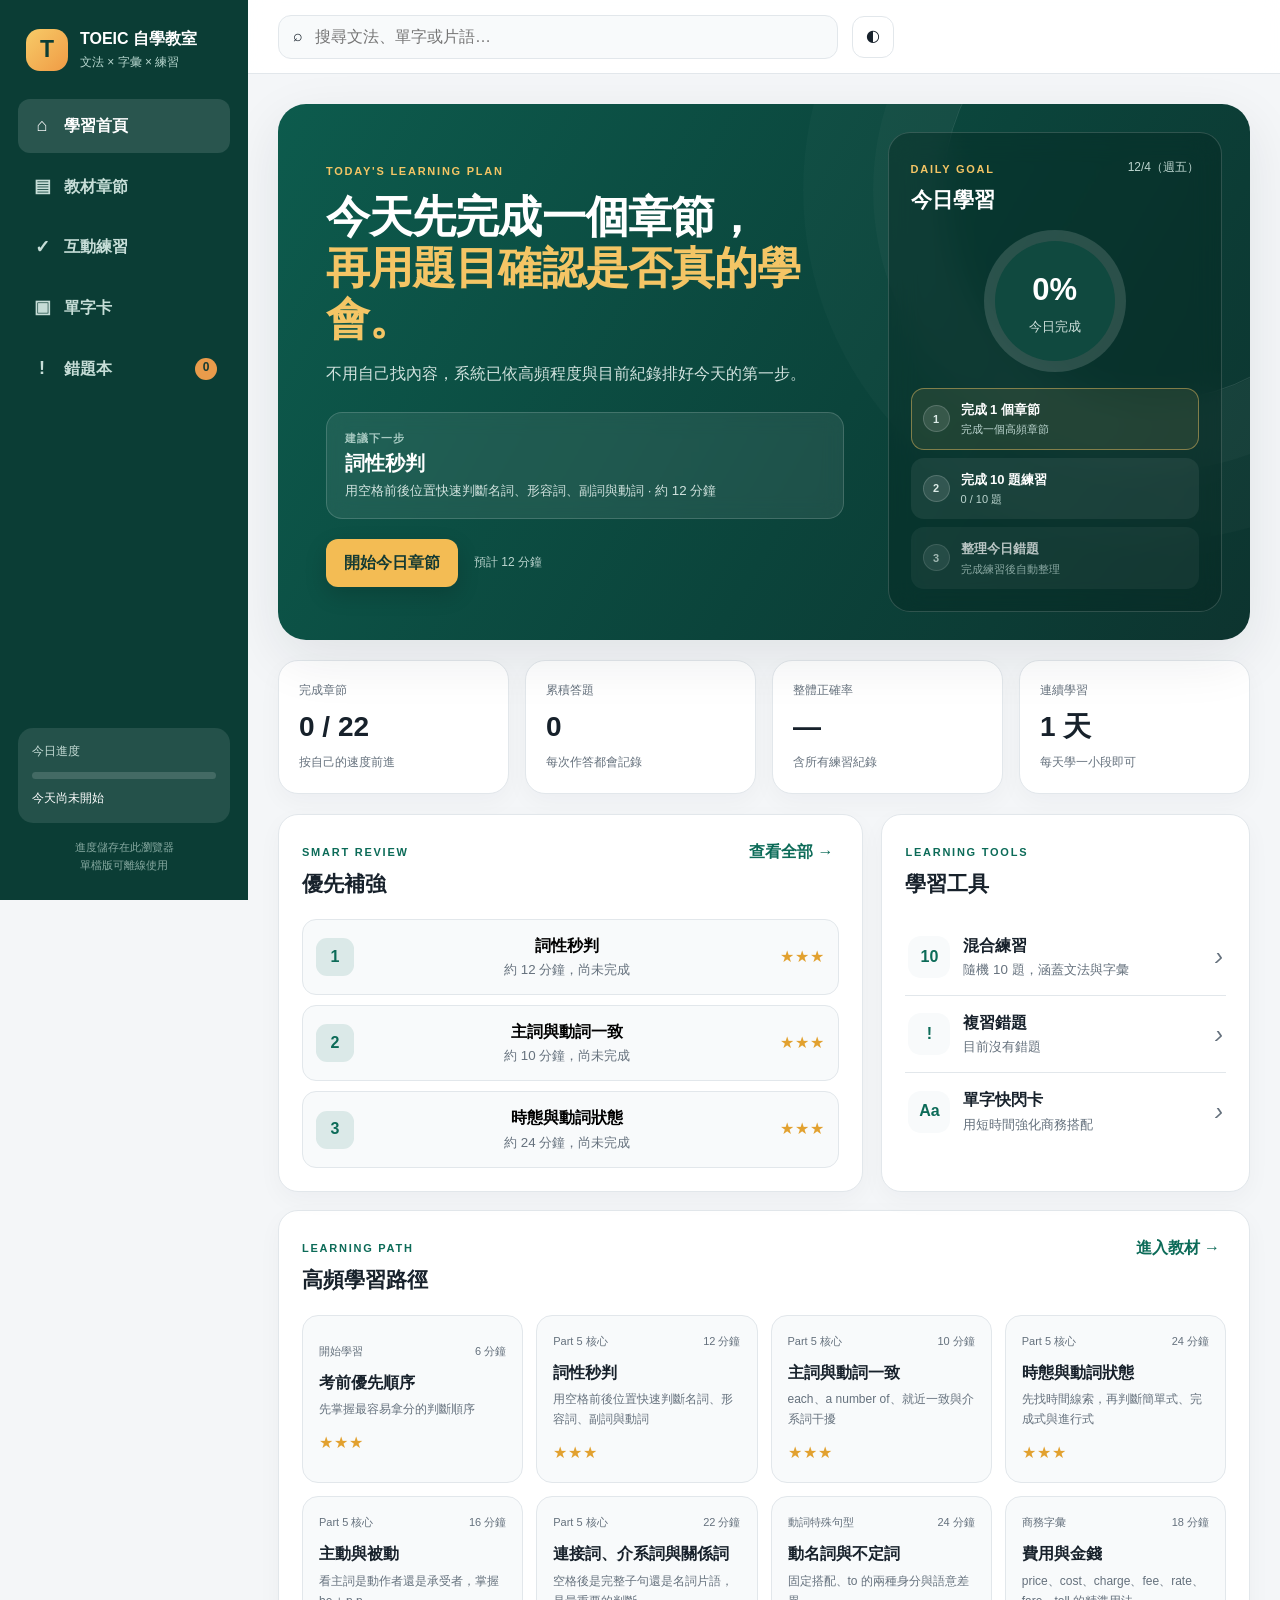
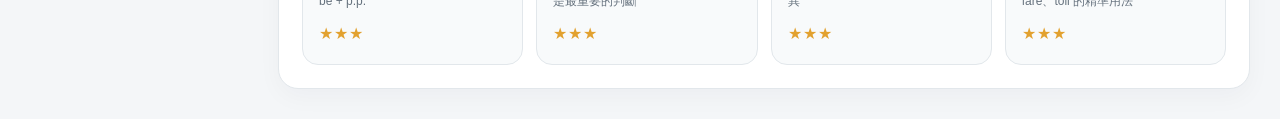
<file: TOEIC自學教室_學習儀表板版.html>
<!doctype html>
<html lang="zh-Hant">
<head>
  <meta charset="utf-8">
  <meta name="viewport" content="width=device-width, initial-scale=1">
  <meta name="description" content="TOEIC 多益文法與高頻字彙互動自學教材">
  <title>TOEIC 自學教室｜文法與高頻字彙</title>
  <style>
:root{
  --bg:#f4f6f8;--surface:#fff;--surface-2:#f8fafb;--text:#17212b;--muted:#65717d;
  --line:#e2e7eb;--primary:#0c6b58;--primary-2:#084d40;--accent:#f4b544;--danger:#c84040;
  --success:#23845f;--shadow:0 18px 55px rgba(20,35,45,.09);--radius:20px;--sidebar:248px;
}
[data-theme="dark"]{--bg:#101619;--surface:#172024;--surface-2:#1c282d;--text:#edf4f2;--muted:#a6b3b3;--line:#2b393e;--primary:#42b996;--primary-2:#6bd1b2;--accent:#f3bd58;--danger:#ef7979;--success:#5bc59e;--shadow:0 18px 60px rgba(0,0,0,.3)}
*{box-sizing:border-box}html{scroll-behavior:smooth}body{margin:0;font-family:-apple-system,BlinkMacSystemFont,"Segoe UI","Noto Sans TC",sans-serif;background:var(--bg);color:var(--text);line-height:1.65}
button,input,select{font:inherit}.app-shell{display:flex;min-height:100vh}.sidebar{width:var(--sidebar);background:#0b3d35;color:#fff;padding:26px 18px;position:fixed;inset:0 auto 0 0;z-index:30;display:flex;flex-direction:column}.brand{display:flex;gap:12px;align-items:center;padding:0 8px 26px}.brand-mark{width:42px;height:42px;border-radius:14px;background:linear-gradient(135deg,#f7cb68,#f09b45);color:#0b3d35;font-weight:900;font-size:23px;display:grid;place-items:center}.brand strong,.brand span{display:block}.brand span{font-size:12px;color:#b8d7cf;margin-top:1px}.main-nav{display:grid;gap:7px}.nav-item{border:0;background:transparent;color:#c6ddd7;text-align:left;padding:12px 13px;border-radius:12px;cursor:pointer;display:flex;align-items:center;gap:11px;font-weight:650}.nav-item span{font-size:18px;width:22px;text-align:center}.nav-item:hover,.nav-item.active{background:rgba(255,255,255,.12);color:#fff}.nav-item b{margin-left:auto;background:#e99b4b;color:#163b33;min-width:22px;height:22px;border-radius:999px;text-align:center;font-size:12px}.sidebar-card{margin-top:auto;background:rgba(255,255,255,.1);padding:14px;border-radius:15px}.sidebar-card-label{font-size:12px;color:#c4dbd5}.mini-progress{height:7px;background:rgba(255,255,255,.14);border-radius:999px;overflow:hidden;margin:10px 0}.mini-progress span{display:block;height:100%;width:0;background:#f5bd55;border-radius:999px}.sidebar-card p{margin:0;font-size:12px}.sidebar-footer{font-size:11px;color:#88aaa2;text-align:center;margin-top:15px}.main-area{margin-left:var(--sidebar);width:calc(100% - var(--sidebar))}.topbar{height:74px;background:color-mix(in srgb,var(--surface) 92%,transparent);border-bottom:1px solid var(--line);display:flex;align-items:center;padding:0 30px;gap:14px;position:sticky;top:0;z-index:20;backdrop-filter:blur(14px)}.search-wrap{position:relative;display:flex;align-items:center;gap:10px;background:var(--surface-2);border:1px solid var(--line);border-radius:13px;padding:0 14px;max-width:560px;flex:1}.search-wrap input{border:0;outline:0;background:transparent;color:var(--text);height:42px;width:100%}.search-results{position:absolute;top:50px;left:0;right:0;background:var(--surface);border:1px solid var(--line);border-radius:14px;box-shadow:var(--shadow);max-height:360px;overflow:auto;padding:8px;z-index:50}.search-result{display:block;width:100%;border:0;background:transparent;color:var(--text);text-align:left;padding:10px 12px;border-radius:9px;cursor:pointer}.search-result:hover{background:var(--surface-2)}.search-empty{padding:12px;color:var(--muted)}.search-result b,.search-result small{display:block}.search-result small{color:var(--muted)}.icon-btn{width:42px;height:42px;border:1px solid var(--line);border-radius:12px;background:var(--surface);color:var(--text);cursor:pointer}.mobile-only{display:none}main{padding:30px;max-width:1500px;margin:auto}.view{display:none}.view.active{display:block}.eyebrow{font-size:11px;letter-spacing:.16em;font-weight:850;color:var(--primary);text-transform:uppercase}.hero-card{min-height:420px;border-radius:28px;background:linear-gradient(120deg,#0d5b4d 0%,#0b443b 58%,#0d342f 100%);color:#fff;display:grid;grid-template-columns:minmax(0,1.25fr) minmax(330px,.75fr);gap:24px;overflow:hidden;box-shadow:var(--shadow);position:relative;padding:28px}.hero-card:after{content:"";position:absolute;width:420px;height:420px;border:1px solid rgba(255,255,255,.11);border-radius:50%;right:-115px;top:-125px;box-shadow:0 0 0 70px rgba(255,255,255,.025),0 0 0 140px rgba(255,255,255,.018)}.hero-copy{padding:22px 20px;max-width:720px;position:relative;z-index:2;align-self:center}.hero-card .eyebrow{color:#f4c565}.hero-copy h1{font-family:Georgia,"Noto Serif TC",serif;font-size:44px;line-height:1.16;margin:9px 0 15px;letter-spacing:-.02em}.hero-copy h1 em{color:#f4c565;font-style:normal}.hero-copy p{color:#d2e3df;max-width:600px;margin-bottom:0}.today-focus-card{margin-top:24px;max-width:590px;padding:16px 18px;border:1px solid rgba(255,255,255,.16);border-radius:16px;background:rgba(255,255,255,.08);backdrop-filter:blur(10px)}.today-focus-card span,.today-focus-card strong,.today-focus-card small{display:block}.today-focus-card span{font-size:11px;letter-spacing:.08em;color:#a9cbc3;font-weight:800}.today-focus-card strong{font-size:20px;line-height:1.35;margin:3px 0}.today-focus-card small{color:#d2e3df}.hero-actions{display:flex;align-items:center;gap:16px;margin-top:20px}.hero-time{font-size:12px;color:#bcd5cf}.btn{border:0;border-radius:12px;padding:11px 18px;font-weight:750;cursor:pointer;transition:.2s}.btn:hover:not(:disabled){transform:translateY(-1px)}.btn:disabled{opacity:.55;cursor:not-allowed;transform:none}.btn.primary{background:var(--primary);color:#fff}.hero-card .btn.primary{background:#f3bc54;color:#153b33;box-shadow:0 8px 22px rgba(0,0,0,.16)}.btn.secondary{background:var(--surface);color:var(--text);border:1px solid var(--line)}.hero-card .btn.secondary{background:rgba(255,255,255,.1);color:#fff;border-color:rgba(255,255,255,.2)}.btn.success{background:var(--success);color:#fff}.btn.wide{width:100%}.today-plan-panel{position:relative;z-index:2;align-self:stretch;border:1px solid rgba(255,255,255,.16);border-radius:22px;background:rgba(4,35,30,.38);backdrop-filter:blur(14px);padding:22px;display:flex;flex-direction:column}.today-plan-head{display:flex;align-items:flex-start;justify-content:space-between;gap:12px}.today-plan-head h2{font-size:21px;margin:2px 0 0}.today-date{font-size:12px;color:#bcd5cf;padding-top:3px}.today-progress-wrap{display:grid;place-items:center;padding:12px 0 16px}.ring{width:142px;height:142px;border-radius:50%;background:conic-gradient(#f2bd58 var(--progress,0%),rgba(255,255,255,.14) 0);display:grid;place-content:center;text-align:center;position:relative;transition:background .35s ease}.ring:before{content:"";position:absolute;inset:11px;border-radius:50%;background:#10493f}.ring span{font-size:31px;font-weight:850;z-index:1}.ring small{color:#cfe1dc;z-index:1}.today-checklist{display:grid;gap:8px}.today-goal{display:flex;align-items:center;gap:11px;padding:10px 11px;border-radius:13px;background:rgba(255,255,255,.065);border:1px solid transparent}.today-goal b,.today-goal small{display:block}.today-goal b{font-size:13px}.today-goal small{font-size:11px;color:#bcd5cf}.goal-state{width:27px;height:27px;border-radius:50%;display:grid;place-items:center;flex:none;background:rgba(255,255,255,.11);border:1px solid rgba(255,255,255,.16);font-size:11px;font-weight:850;color:#dcebe7}.today-goal.completed{background:rgba(92,197,158,.12);border-color:rgba(92,197,158,.22)}.today-goal.completed .goal-state{background:#5bc59e;border-color:#5bc59e;color:#103b31}.today-goal.completed .goal-state:before{content:"✓";font-size:13px}.today-goal.completed .goal-state{font-size:0}.today-goal.optional{opacity:.72}.today-goal.active{border-color:rgba(244,197,101,.46);background:rgba(244,197,101,.09)}.stats-grid{display:grid;grid-template-columns:repeat(4,1fr);gap:16px;margin:20px 0}.stat-card,.panel{background:var(--surface);border:1px solid var(--line);border-radius:var(--radius);box-shadow:0 8px 25px rgba(20,35,45,.035)}.stat-card{padding:20px}.stat-card span,.stat-card small{display:block;color:var(--muted);font-size:12px}.stat-card strong{display:block;font-size:28px;margin:3px 0}.dashboard-grid{display:grid;grid-template-columns:1.35fr .85fr;gap:18px}.panel{padding:23px}.panel-head{display:flex;align-items:flex-start;justify-content:space-between;gap:15px;margin-bottom:17px}.panel-head h2{margin:3px 0 0;font-size:21px}.text-btn{border:0;background:transparent;color:var(--primary);font-weight:750;cursor:pointer}.recommendations{display:grid;gap:10px}.recommendation{display:flex;align-items:center;gap:13px;padding:13px;border:1px solid var(--line);border-radius:14px;cursor:pointer;background:var(--surface-2)}.recommendation:hover{border-color:var(--primary)}.rec-num{width:38px;height:38px;border-radius:11px;background:color-mix(in srgb,var(--primary) 12%,transparent);color:var(--primary);display:grid;place-items:center;font-weight:850}.recommendation div{flex:1}.recommendation b,.recommendation small{display:block}.recommendation small{color:var(--muted)}.quick-action{width:100%;border:0;border-top:1px solid var(--line);background:transparent;color:var(--text);display:flex;align-items:center;gap:13px;padding:14px 3px;text-align:left;cursor:pointer}.quick-action:first-of-type{border-top:0}.qa-icon{width:42px;height:42px;border-radius:13px;background:var(--surface-2);display:grid;place-items:center;font-weight:850;color:var(--primary)}.quick-action div{flex:1}.quick-action b,.quick-action small{display:block}.quick-action small{color:var(--muted)}.quick-action i{font-size:25px;color:var(--muted)}.module-preview-panel{margin-top:18px}.module-grid{display:grid;grid-template-columns:repeat(4,1fr);gap:13px}.module-card{border:1px solid var(--line);border-radius:16px;padding:16px;background:var(--surface-2);color:var(--text);cursor:pointer;position:relative;text-align:left;width:100%;font:inherit}.module-card:hover{border-color:var(--primary);transform:translateY(-2px)}.module-card .module-meta{display:flex;justify-content:space-between;color:var(--muted);font-size:11px}.module-card-title{display:block;margin:10px 0 4px;font-size:16px;font-weight:800}.module-card-copy{display:block;color:var(--muted);font-size:12px}.module-card-stars{display:block;margin-top:10px}.stars{color:#e2a12f;letter-spacing:1px}.done-check{position:absolute;right:12px;top:12px;width:23px;height:23px;border-radius:50%;background:var(--success);color:#fff;display:grid;place-items:center;font-size:12px}.page-heading{display:flex;justify-content:space-between;align-items:end;margin-bottom:22px}.page-heading h1{font-size:35px;margin:3px 0}.page-heading p{color:var(--muted);margin:0}.heading-progress{text-align:right}.heading-progress b,.heading-progress span{display:block}.heading-progress b{font-size:28px;color:var(--primary)}.heading-progress span{font-size:12px;color:var(--muted)}.course-layout{display:grid;grid-template-columns:300px minmax(0,1fr);gap:18px;align-items:start}.course-nav{background:var(--surface);border:1px solid var(--line);border-radius:18px;padding:10px;position:sticky;top:94px;max-height:calc(100vh - 120px);overflow:auto}.course-group{padding:10px 9px 5px;font-size:11px;font-weight:850;color:var(--muted);letter-spacing:.1em}.course-link{width:100%;border:0;background:transparent;color:var(--text);text-align:left;padding:10px;border-radius:11px;cursor:pointer;display:flex;gap:10px;align-items:flex-start}.course-link:hover,.course-link.active{background:color-mix(in srgb,var(--primary) 10%,var(--surface))}.course-link .course-dot{width:23px;height:23px;border:1px solid var(--line);border-radius:50%;display:grid;place-items:center;font-size:11px;flex:none;margin-top:1px}.course-link.completed .course-dot{background:var(--success);border-color:var(--success);color:#fff}.course-link b,.course-link small{display:block}.course-link small{color:var(--muted);font-size:11px}.lesson{background:var(--surface);border:1px solid var(--line);border-radius:20px;min-height:650px;padding:34px;overflow:hidden}.lesson-empty{text-align:center;padding:150px 20px;color:var(--muted)}.lesson-empty span{font-size:45px}.lesson-header{border-bottom:1px solid var(--line);padding-bottom:20px;margin-bottom:25px}.lesson-header h1{margin:5px 0 6px;font-size:34px}.lesson-header p{color:var(--muted);margin:0}.lesson-toolbar{display:flex;gap:10px;align-items:center;justify-content:space-between;margin-top:17px}.source-pill{font-size:11px;background:var(--surface-2);border:1px solid var(--line);padding:6px 10px;border-radius:999px;color:var(--muted)}.complete-btn.completed{background:var(--success);color:#fff}.lesson-content h1{display:none}.lesson-content h2{font-size:26px;margin-top:32px}.lesson-content h3{font-size:20px;margin-top:28px;color:var(--primary)}.lesson-content h4{font-size:17px}.lesson-content table{width:100%;border-collapse:collapse;margin:18px 0;display:block;overflow-x:auto}.lesson-content th,.lesson-content td{border:1px solid var(--line);padding:10px 12px;text-align:left;min-width:130px}.lesson-content th{background:var(--surface-2)}.lesson-content code{background:var(--surface-2);padding:2px 5px;border-radius:5px;color:var(--primary)}.lesson-content td code+br{display:block;content:"";margin-top:6px}.lesson-content blockquote{margin:18px 0;padding:13px 17px;border-left:4px solid var(--accent);background:var(--surface-2);border-radius:0 10px 10px 0}.lesson-content li{margin:5px 0}.advanced{margin-top:30px;border:1px solid var(--line);border-radius:14px;overflow:hidden}.advanced summary{padding:15px 18px;background:var(--surface-2);cursor:pointer;font-weight:800;color:var(--primary)}.advanced-body{padding:18px}.lesson-bottom{display:flex;justify-content:space-between;align-items:center;border-top:1px solid var(--line);margin-top:30px;padding-top:20px}.quiz-setup-grid{display:grid;grid-template-columns:1.3fr .7fr;gap:18px}.setup-panel h2{font-size:20px;margin-top:0}.mode-grid{display:grid;grid-template-columns:repeat(3,1fr);gap:12px}.mode-card{border:1px solid var(--line);border-radius:15px;padding:18px;cursor:pointer;background:var(--surface-2)}.mode-card.selected{border:2px solid var(--primary);padding:17px}.mode-card input{display:none}.mode-card span,.mode-card small{display:block}.mode-card span{font-weight:800}.mode-card small{color:var(--muted);margin-top:5px}.field{display:grid;gap:7px;margin:13px 0}.field span{font-size:12px;color:var(--muted);font-weight:750}.field select{height:43px;border:1px solid var(--line);border-radius:11px;background:var(--surface-2);color:var(--text);padding:0 11px}.setup-hint{color:var(--muted);font-size:12px;text-align:center}.quiz-shell{max-width:850px;margin:auto}.quiz-top{display:flex;align-items:center;gap:15px;margin-bottom:18px}.quiz-progress{height:9px;background:var(--line);border-radius:999px;overflow:hidden;flex:1}.quiz-progress span{display:block;height:100%;background:var(--primary);width:0}.quiz-number{font-size:13px;color:var(--muted)}.question-card{background:var(--surface);border:1px solid var(--line);border-radius:22px;padding:30px;box-shadow:var(--shadow)}.question-category{font-size:12px;color:var(--primary);font-weight:800}.question-card h2{font-family:Georgia,"Noto Serif TC",serif;font-size:26px;line-height:1.45;margin:10px 0 23px}.choices{display:grid;gap:11px}.choice{border:1px solid var(--line);background:var(--surface-2);color:var(--text);border-radius:13px;padding:13px 15px;text-align:left;cursor:pointer;display:flex;gap:12px;align-items:center}.choice:hover:not(:disabled){border-color:var(--primary)}.choice-letter{width:30px;height:30px;border-radius:9px;border:1px solid var(--line);display:grid;place-items:center;font-weight:800}.choice.correct{border-color:var(--success);background:color-mix(in srgb,var(--success) 10%,var(--surface));}.choice.wrong{border-color:var(--danger);background:color-mix(in srgb,var(--danger) 9%,var(--surface))}.choice.correct .choice-letter{background:var(--success);color:#fff}.choice.wrong .choice-letter{background:var(--danger);color:#fff}.feedback{margin-top:20px;border-radius:14px;padding:17px;display:none}.feedback.show{display:block}.feedback.correct{background:color-mix(in srgb,var(--success) 11%,var(--surface));border:1px solid color-mix(in srgb,var(--success) 35%,var(--line))}.feedback.wrong{background:color-mix(in srgb,var(--danger) 8%,var(--surface));border:1px solid color-mix(in srgb,var(--danger) 30%,var(--line))}.feedback h3{margin:0 0 6px}.feedback p{margin:5px 0}.feedback .tip{color:var(--muted);font-size:13px;border-top:1px dashed var(--line);padding-top:8px;margin-top:10px}.question-actions{display:flex;justify-content:flex-end;margin-top:20px}.result-card{text-align:center;background:var(--surface);border:1px solid var(--line);border-radius:24px;padding:40px;box-shadow:var(--shadow);max-width:760px;margin:auto}.result-score{width:150px;height:150px;border-radius:50%;margin:10px auto 20px;background:var(--surface-2);border:12px solid var(--primary);display:grid;place-content:center}.result-score strong{font-size:36px}.result-score span{font-size:12px;color:var(--muted)}.result-card h1{margin-bottom:5px}.result-actions{display:flex;justify-content:center;gap:10px;margin-top:25px}.breakdown{display:grid;grid-template-columns:repeat(3,1fr);gap:10px;margin-top:20px}.breakdown div{background:var(--surface-2);border-radius:12px;padding:12px}.breakdown b,.breakdown small{display:block}.breakdown small{color:var(--muted)}.flash-layout{display:grid;grid-template-columns:260px 1fr;gap:18px}.flash-controls{align-self:start}.flash-stats{text-align:center;background:var(--surface-2);border-radius:14px;padding:20px;margin:16px 0}.flash-stats b,.flash-stats span{display:block}.flash-stats b{font-size:30px;color:var(--primary)}.flash-stats span{font-size:12px;color:var(--muted)}.flash-stage{text-align:center}.flashcard{width:min(620px,100%);height:370px;border:0;background:transparent;perspective:1200px;cursor:pointer}.flash-inner{width:100%;height:100%;position:relative;transform-style:preserve-3d;transition:transform .55s}.flashcard.flipped .flash-inner{transform:rotateY(180deg)}.flash-front,.flash-back{position:absolute;inset:0;backface-visibility:hidden;background:var(--surface);border:1px solid var(--line);border-radius:26px;box-shadow:var(--shadow);display:grid;place-content:center;padding:45px}.flash-front span{color:var(--primary);font-weight:800}.flash-front strong{font-family:Georgia,serif;font-size:48px;margin:15px 0}.flash-front small,.flash-back small{color:var(--muted)}.flash-back{transform:rotateY(180deg)}.flash-back strong{font-size:30px;color:var(--primary)}.flash-back p{font-size:18px}.flash-actions{display:flex;justify-content:center;gap:10px;margin-top:18px}.flash-counter{color:var(--muted);margin-top:12px;font-size:13px}.mistake-list{display:grid;gap:13px}.mistake-card{background:var(--surface);border:1px solid var(--line);border-left:5px solid var(--danger);border-radius:16px;padding:20px}.mistake-card .meta{display:flex;justify-content:space-between;color:var(--muted);font-size:12px}.mistake-card h3{font-family:Georgia,serif;margin:10px 0}.mistake-card .answer{color:var(--success);font-weight:750}.mistake-card .explanation{background:var(--surface-2);padding:12px;border-radius:10px;margin-top:10px}.empty-state{text-align:center;background:var(--surface);border:1px dashed var(--line);border-radius:20px;padding:75px 20px;color:var(--muted)}.empty-state span{font-size:45px}.toast{position:fixed;right:24px;bottom:24px;background:#132e28;color:#fff;padding:12px 16px;border-radius:12px;box-shadow:var(--shadow);opacity:0;transform:translateY(15px);pointer-events:none;transition:.25s;z-index:100}.toast.show{opacity:1;transform:none}
@media(max-width:1100px){.hero-card{grid-template-columns:minmax(0,1fr) 330px;padding:22px}.hero-copy{padding:18px 12px}.hero-copy h1{font-size:39px}.today-plan-panel{padding:18px}.stats-grid{grid-template-columns:repeat(2,1fr)}.module-grid{grid-template-columns:repeat(2,1fr)}.dashboard-grid,.quiz-setup-grid{grid-template-columns:1fr}.course-layout{grid-template-columns:260px minmax(0,1fr)}}
@media(max-width:820px){:root{--sidebar:260px}.sidebar{transform:translateX(-100%);transition:.25s}.sidebar.open{transform:none}.main-area{margin-left:0;width:100%}.mobile-only{display:block}.topbar{padding:0 14px}main{padding:18px}.hero-card{min-height:auto;grid-template-columns:1fr;padding:20px}.hero-copy{padding:18px 12px 8px}.hero-copy h1{font-size:35px}.today-plan-panel{padding:19px}.today-progress-wrap{padding:8px 0 14px}.ring{width:132px;height:132px}.course-layout{grid-template-columns:1fr}.course-nav{position:static;max-height:390px}.mode-grid{grid-template-columns:1fr}.flash-layout{grid-template-columns:1fr}.flash-controls{order:2}.page-heading{align-items:flex-start}.lesson{padding:22px}.flash-front strong{font-size:38px}}
@media(max-width:540px){.stats-grid,.module-grid{grid-template-columns:1fr}.hero-actions,.flash-actions,.result-actions{flex-direction:column;align-items:stretch}.hero-card{padding:14px}.hero-copy{padding:18px 11px 6px}.hero-copy h1{font-size:30px}.today-focus-card{margin-top:18px;padding:14px}.today-focus-card strong{font-size:18px}.hero-time{text-align:center}.today-plan-panel{padding:16px}.today-plan-head h2{font-size:19px}.today-progress-wrap{padding:4px 0 12px}.ring{width:120px;height:120px}.ring span{font-size:27px}.today-goal{padding:9px}.panel{padding:18px}.page-heading h1{font-size:30px}.heading-progress{display:none}.lesson-header h1{font-size:28px}.question-card{padding:21px}.question-card h2{font-size:22px}.flashcard{height:330px}.flash-front,.flash-back{padding:25px}.breakdown{grid-template-columns:1fr}}

button:focus-visible,input:focus-visible,select:focus-visible,summary:focus-visible{outline:3px solid color-mix(in srgb,var(--accent) 75%,transparent);outline-offset:2px}

</style>
</head>
<body>
  <div class="app-shell">
    <aside class="sidebar" id="sidebar">
      <div class="brand">
        <div class="brand-mark">T</div>
        <div><strong>TOEIC 自學教室</strong><span>文法 × 字彙 × 練習</span></div>
      </div>
      <nav class="main-nav" aria-label="主要導覽">
        <button class="nav-item active" data-view="dashboard"><span>⌂</span>學習首頁</button>
        <button class="nav-item" data-view="course"><span>▤</span>教材章節</button>
        <button class="nav-item" data-view="quiz"><span>✓</span>互動練習</button>
        <button class="nav-item" data-view="flashcards"><span>▣</span>單字卡</button>
        <button class="nav-item" data-view="mistakes"><span>!</span>錯題本 <b id="wrongBadge">0</b></button>
      </nav>
      <div class="sidebar-card">
        <div class="sidebar-card-label">今日進度</div>
        <div class="mini-progress"><span id="sideProgress"></span></div>
        <p id="sideProgressText">尚未開始</p>
      </div>
      <div class="sidebar-footer">進度儲存在此瀏覽器<br>單檔版可離線使用</div>
    </aside>

    <div class="main-area">
      <header class="topbar">
        <button class="icon-btn mobile-only" id="menuBtn" aria-label="開啟選單">☰</button>
        <div class="search-wrap">
          <span>⌕</span>
          <input id="globalSearch" type="search" placeholder="搜尋文法、單字或片語…" autocomplete="off">
          <div class="search-results" id="searchResults" hidden></div>
        </div>
        <button class="icon-btn" id="themeBtn" aria-label="切換為深色模式" title="切換為深色模式">◐</button>
      </header>

      <main id="mainContent">
        <section class="view active" id="view-dashboard">
          <div class="hero-card learning-hero">
            <div class="hero-copy">
              <span class="eyebrow">TODAY'S LEARNING PLAN</span>
              <h1 id="todayHeadline">今天完成一小步，<br><em>就比昨天更接近目標。</em></h1>
              <p id="todaySummary">系統會依教材進度、作答紀錄與錯題，自動安排最值得先做的下一步。</p>
              <div class="today-focus-card" aria-live="polite">
                <span>建議下一步</span>
                <strong id="todayFocusTitle">準備今日學習內容…</strong>
                <small id="todayFocusMeta">讀取學習進度中</small>
              </div>
              <div class="hero-actions">
                <button class="btn primary" id="todayActionBtn">開始今日學習</button>
                <span class="hero-time" id="todayTime">約 15–25 分鐘</span>
              </div>
            </div>
            <aside class="today-plan-panel" aria-label="今日學習目標">
              <div class="today-plan-head">
                <div><span class="eyebrow">DAILY GOAL</span><h2>今日學習</h2></div>
                <span class="today-date" id="todayDate"></span>
              </div>
              <div class="today-progress-wrap">
                <div class="ring today-ring" id="todayRing" aria-label="今日目標完成度">
                  <span id="todayPercent">0%</span><small>今日完成</small>
                </div>
              </div>
              <div class="today-checklist">
                <div class="today-goal" id="todayLessonGoal">
                  <span class="goal-state" id="todayLessonState">1</span>
                  <div><b>完成 1 個章節</b><small id="todayLessonText">尚未完成</small></div>
                </div>
                <div class="today-goal" id="todayPracticeGoal">
                  <span class="goal-state" id="todayPracticeState">2</span>
                  <div><b>完成 10 題練習</b><small id="todayPracticeText">0 / 10 題</small></div>
                </div>
                <div class="today-goal" id="todayReviewGoal">
                  <span class="goal-state" id="todayReviewState">3</span>
                  <div><b>整理今日錯題</b><small id="todayReviewText">目前沒有待複習錯題</small></div>
                </div>
              </div>
            </aside>
          </div>

          <div class="stats-grid">
            <article class="stat-card"><span>完成章節</span><strong id="statModules">0 / 22</strong><small>按自己的速度前進</small></article>
            <article class="stat-card"><span>累積答題</span><strong id="statAnswers">0</strong><small>每次作答都會記錄</small></article>
            <article class="stat-card"><span>整體正確率</span><strong id="statAccuracy">—</strong><small>含所有練習紀錄</small></article>
            <article class="stat-card"><span>連續學習</span><strong id="statStreak">1 天</strong><small>每天學一小段即可</small></article>
          </div>

          <div class="dashboard-grid">
            <section class="panel recommendation-panel">
              <div class="panel-head"><div><span class="eyebrow">SMART REVIEW</span><h2>優先補強</h2></div><button class="text-btn" data-go="course">查看全部 →</button></div>
              <div id="recommendations" class="recommendations"></div>
            </section>
            <section class="panel quick-panel">
              <div class="panel-head"><div><span class="eyebrow">LEARNING TOOLS</span><h2>學習工具</h2></div></div>
              <button class="quick-action" data-quick="mixed"><span class="qa-icon">10</span><div><b>混合練習</b><small>隨機 10 題，涵蓋文法與字彙</small></div><i>›</i></button>
              <button class="quick-action" data-go="mistakes"><span class="qa-icon">!</span><div><b>複習錯題</b><small id="quickWrongText">目前沒有錯題</small></div><i>›</i></button>
              <button class="quick-action" data-go="flashcards"><span class="qa-icon">Aa</span><div><b>單字快閃卡</b><small>用短時間強化商務搭配</small></div><i>›</i></button>
            </section>
          </div>

          <section class="panel module-preview-panel">
            <div class="panel-head"><div><span class="eyebrow">LEARNING PATH</span><h2>高頻學習路徑</h2></div><button class="text-btn" data-go="course">進入教材 →</button></div>
            <div class="module-grid" id="modulePreview"></div>
          </section>
        </section>

        <section class="view" id="view-course">
          <div class="page-heading"><div><span class="eyebrow">COURSE</span><h1>教材章節</h1><p>建議先完成 ★★★ 章節，再進入字彙與進階補充。</p></div><div class="heading-progress"><b id="coursePercent">0%</b><span>整體完成度</span></div></div>
          <div class="course-layout">
            <aside class="course-nav" id="courseNav"></aside>
            <article class="lesson" id="lessonArticle">
              <div class="lesson-empty"><span>▤</span><h2>選擇一個章節開始</h2><p>左側章節依照多益高頻順序排列。</p></div>
            </article>
          </div>
        </section>

        <section class="view" id="view-quiz">
          <div id="quizSetup">
            <div class="page-heading"><div><span class="eyebrow">PRACTICE</span><h1>互動練習</h1><p>選擇練習範圍，答題後會立即顯示解析並自動收錄錯題。</p></div></div>
            <div class="quiz-setup-grid">
              <section class="panel setup-panel">
                <h2>1. 選擇模式</h2>
                <div class="mode-grid">
                  <label class="mode-card selected"><input type="radio" name="quizMode" value="mixed" checked><span>混合練習</span><small>從所有章節隨機出題</small></label>
                  <label class="mode-card"><input type="radio" name="quizMode" value="module"><span>指定章節</span><small>針對單一弱點練習</small></label>
                  <label class="mode-card"><input type="radio" name="quizMode" value="wrong"><span>錯題複習</span><small>只練曾經答錯的題目</small></label>
                </div>
              </section>
              <section class="panel setup-panel">
                <h2>2. 設定範圍</h2>
                <label class="field"><span>指定章節</span><select id="quizModule"></select></label>
                <label class="field"><span>題目數量</span><select id="quizCount"><option value="5">5 題</option><option value="10" selected>10 題</option><option value="20">20 題</option><option value="999">全部可用題目</option></select></label>
                <button class="btn primary wide" id="startQuizBtn">開始練習</button>
                <p class="setup-hint" id="quizAvailability"></p>
              </section>
            </div>
          </div>
          <div id="quizRunner" hidden></div>
        </section>

        <section class="view" id="view-flashcards">
          <div class="page-heading"><div><span class="eyebrow">FLASHCARDS</span><h1>單字快閃卡</h1><p>先看英文回想中文，再翻牌核對搭配與例句。</p></div></div>
          <div class="flash-layout">
            <aside class="panel flash-controls">
              <label class="field"><span>分類</span><select id="flashCategory"></select></label>
              <div class="flash-stats"><b id="flashMastered">0</b><span>已熟悉字卡</span></div>
              <button class="btn secondary wide" id="shuffleFlash">重新洗牌</button>
            </aside>
            <section class="flash-stage">
              <button class="flashcard" id="flashcard" aria-label="翻轉字卡">
                <div class="flash-inner">
                  <div class="flash-front"><span id="flashCat"></span><strong id="flashTerm">Loading…</strong><small>點一下翻面</small></div>
                  <div class="flash-back"><strong id="flashMeaning"></strong><p id="flashExample"></p><small>再次點擊可翻回正面</small></div>
                </div>
              </button>
              <div class="flash-actions">
                <button class="btn secondary" id="prevFlash">← 上一張</button>
                <button class="btn success" id="masterFlash">標記已熟悉</button>
                <button class="btn primary" id="nextFlash">下一張 →</button>
              </div>
              <div class="flash-counter" id="flashCounter"></div>
            </section>
          </div>
        </section>

        <section class="view" id="view-mistakes">
          <div class="page-heading"><div><span class="eyebrow">WRONG ANSWERS</span><h1>錯題本</h1><p>答錯的題目會自動保留；重新答對後可從錯題本移除。</p></div><button class="btn secondary" id="clearWrongBtn">清空錯題</button></div>
          <div id="mistakeList" class="mistake-list"></div>
        </section>
      </main>
    </div>
  </div>
  <div class="toast" id="toast" role="status"></div>
  <script>
window.STUDY_MODULES = [
  {
    "id": "priority",
    "group": "開始學習",
    "title": "考前優先順序",
    "subtitle": "先掌握最容易拿分的判斷順序",
    "priority": 3,
    "estimated": 6,
    "source": "好讀學習版",
    "keywords": [
      "優先順序",
      "Part 5",
      "判斷"
    ],
    "content": "<h2>考前優先順序</h2>\n<table>\n<thead>\n<tr>\n  <th>優先</th>\n  <th>題型／主題</th>\n  <th>看到什麼就先判斷</th>\n</tr>\n</thead>\n<tbody>\n<tr>\n  <td>★★★</td>\n  <td>詞性、動詞形式、時態、主被動</td>\n  <td>空格前後需要名詞、動詞、形容詞還是副詞？</td>\n</tr>\n<tr>\n  <td>★★★</td>\n  <td>連接詞、介系詞、關係子句</td>\n  <td>空格後是「完整子句」還是「名詞片語」？</td>\n</tr>\n<tr>\n  <td>★★☆</td>\n  <td>不定詞／動名詞、分詞、假設語氣</td>\n  <td>動詞後固定搭配，或空格修飾名詞？</td>\n</tr>\n<tr>\n  <td>★★☆</td>\n  <td>冠詞、量詞、比較、主動詞一致</td>\n  <td>名詞可數嗎？主詞是單數還是複數？</td>\n</tr>\n<tr>\n  <td>★☆☆</td>\n  <td>商務字彙、片語、字根</td>\n  <td>依搭配與情境選最精確的字。</td>\n</tr>\n</tbody>\n</table>\n<hr />\n"
  },
  {
    "id": "pos",
    "group": "Part 5 核心",
    "title": "詞性秒判",
    "subtitle": "用空格前後位置快速判斷名詞、形容詞、副詞與動詞",
    "priority": 3,
    "estimated": 12,
    "source": "好讀學習版",
    "keywords": [
      "詞性",
      "名詞",
      "形容詞",
      "副詞",
      "字族"
    ],
    "content": "<h2>1. 詞性：最快的得分點</h2>\n<h3>秒判規則</h3>\n<table>\n<thead>\n<tr>\n  <th>線索</th>\n  <th>常見答案</th>\n</tr>\n</thead>\n<tbody>\n<tr>\n  <td>冠詞 <code>a/an/the</code>、所有格、形容詞後</td>\n  <td><strong>名詞</strong>：the <em>proposal</em></td>\n</tr>\n<tr>\n  <td><code>be</code> 動詞、連綴動詞（seem, become, remain）後</td>\n  <td><strong>形容詞／名詞補語</strong>：is <em>available</em></td>\n</tr>\n<tr>\n  <td>名詞前，用來說明名詞</td>\n  <td><strong>形容詞</strong>：a <em>successful</em> campaign</td>\n</tr>\n<tr>\n  <td>動詞、形容詞、另一副詞後</td>\n  <td><strong>副詞</strong>：respond <em>promptly</em> / highly <em>effective</em></td>\n</tr>\n<tr>\n  <td>助動詞（will, can, must）後</td>\n  <td><strong>原形動詞</strong>：will <em>increase</em></td>\n</tr>\n</tbody>\n</table>\n<h3>常見字族</h3>\n<table>\n<thead>\n<tr>\n  <th>動詞</th>\n  <th>名詞</th>\n  <th>形容詞</th>\n  <th>副詞</th>\n</tr>\n</thead>\n<tbody>\n<tr>\n  <td>succeed</td>\n  <td>success</td>\n  <td>successful</td>\n  <td>successfully</td>\n</tr>\n<tr>\n  <td>decide</td>\n  <td>decision</td>\n  <td>decisive</td>\n  <td>decisively</td>\n</tr>\n<tr>\n  <td>compete</td>\n  <td>competition</td>\n  <td>competitive</td>\n  <td>competitively</td>\n</tr>\n<tr>\n  <td>apply</td>\n  <td>application</td>\n  <td>applicable</td>\n  <td>—</td>\n</tr>\n<tr>\n  <td>respond</td>\n  <td>response</td>\n  <td>responsive</td>\n  <td>responsively</td>\n</tr>\n</tbody>\n</table>\n<p><strong>易錯提醒：</strong> <code>be + p.p.</code> 不一定是被動，也可能是形容詞狀態：<code>The store is closed.</code>（店是關著的。）</p>\n<hr />\n"
  },
  {
    "id": "agreement",
    "group": "Part 5 核心",
    "title": "主詞與動詞一致",
    "subtitle": "each、a number of、就近一致與介系詞干擾",
    "priority": 3,
    "estimated": 10,
    "source": "好讀學習版",
    "keywords": [
      "主詞動詞一致",
      "單複數",
      "either",
      "neither"
    ],
    "content": "<h2>2. 主詞與動詞一致（Subject–Verb Agreement）</h2>\n<table>\n<thead>\n<tr>\n  <th>主詞型態</th>\n  <th>動詞判斷</th>\n  <th>例句</th>\n</tr>\n</thead>\n<tbody>\n<tr>\n  <td>each / every / either / neither + 單數名詞</td>\n  <td>單數</td>\n  <td>Each employee <strong>is</strong> required to attend.</td>\n</tr>\n<tr>\n  <td>either A or B / neither A nor B</td>\n  <td>靠近動詞的主詞決定</td>\n  <td>Neither the manager nor the assistants <strong>are</strong> available.</td>\n</tr>\n<tr>\n  <td>a number of + 複數名詞</td>\n  <td>複數</td>\n  <td>A number of customers <strong>have</strong> complained.</td>\n</tr>\n<tr>\n  <td>the number of + 複數名詞</td>\n  <td>單數</td>\n  <td>The number of customers <strong>has</strong> increased.</td>\n</tr>\n<tr>\n  <td>one of + 複數名詞</td>\n  <td>單數</td>\n  <td>One of the files <strong>is</strong> missing.</td>\n</tr>\n<tr>\n  <td>主詞後夾介系詞片語</td>\n  <td>看真正主詞</td>\n  <td>The list of items <strong>is</strong> attached.</td>\n</tr>\n</tbody>\n</table>\n<hr />\n"
  },
  {
    "id": "tenses",
    "group": "Part 5 核心",
    "title": "時態與動詞狀態",
    "subtitle": "先找時間線索，再判斷簡單式、完成式與進行式",
    "priority": 3,
    "estimated": 24,
    "source": "兩份資料整合",
    "keywords": [
      "時態",
      "現在完成",
      "過去完成",
      "狀態動詞",
      "瞬間動詞"
    ],
    "content": "<h2>3. 時態：先找時間線索</h2>\n<table>\n<thead>\n<tr>\n  <th>時態</th>\n  <th>結構</th>\n  <th>常見線索／用途</th>\n</tr>\n</thead>\n<tbody>\n<tr>\n  <td>現在簡單</td>\n  <td>V / V-s</td>\n  <td>習慣、事實、時刻表：The train <strong>leaves</strong> at 8.</td>\n</tr>\n<tr>\n  <td>現在進行</td>\n  <td>am/is/are + V-ing</td>\n  <td>正在進行、暫時安排：We <strong>are meeting</strong> tomorrow.</td>\n</tr>\n<tr>\n  <td>過去簡單</td>\n  <td>V-ed</td>\n  <td>明確過去時間：last week, in 2025</td>\n</tr>\n<tr>\n  <td>過去進行</td>\n  <td>was/were + V-ing</td>\n  <td>過去某時正在進行：I <strong>was reviewing</strong> the report when she called.</td>\n</tr>\n<tr>\n  <td>現在完成</td>\n  <td>have/has + p.p.</td>\n  <td>過去至今、經驗、未明確時間：already, yet, since, for</td>\n</tr>\n<tr>\n  <td>過去完成</td>\n  <td>had + p.p.</td>\n  <td>過去兩件事中「更早」的一件：The meeting <strong>had ended</strong> before I arrived.</td>\n</tr>\n<tr>\n  <td>未來</td>\n  <td>will + V / be going to + V</td>\n  <td>預測、決定、計畫</td>\n</tr>\n<tr>\n  <td>未來完成</td>\n  <td>will have + p.p.</td>\n  <td><code>by + 未來時間</code> 前已完成</td>\n</tr>\n</tbody>\n</table>\n<h3>必背兩條</h3>\n<ol>\n<li><code>when / before / after / as soon as / until / if</code> 引導的<strong>時間或條件子句</strong>，談未來時通常用現在式。<br />\n<code>We will begin when everyone arrives.</code>（不是 <em>will arrive</em>）</li>\n<li><code>since + 起點</code>、<code>for + 一段時間</code> 常搭配現在完成式。<br />\n<code>She has worked here since 2022.</code></li>\n</ol>\n<p><strong>精準修正：</strong> 過去完成進行式（<code>had been V-ing</code>）強調「在某個過去時間點以前已持續一段時間」，不表示該動作仍持續到現在。<br />\n<code>He had been waiting for an hour when the bus arrived.</code></p>\n<hr />\n<h3>補充：狀態動詞與瞬間動詞</h3>\n<table>\n<thead>\n<tr>\n  <th>類型</th>\n  <th>代表動詞</th>\n  <th>多益常見規則</th>\n  <th>例句</th>\n</tr>\n</thead>\n<tbody>\n<tr>\n  <td><strong>狀態動詞</strong></td>\n  <td>know, believe, own, belong, understand, need, prefer</td>\n  <td>通常不用進行式</td>\n  <td><code>We know the client well.</code>（非 <em>are knowing</em>）</td>\n</tr>\n<tr>\n  <td><strong>短暫行為</strong></td>\n  <td>be, think, have</td>\n  <td>視語意可用進行式</td>\n  <td><code>He is being unreasonable.</code>（暫時表現）</td>\n</tr>\n<tr>\n  <td><strong>瞬間動詞</strong></td>\n  <td>buy, borrow, arrive, leave, begin, die</td>\n  <td>不直接搭配 <code>for + 一段時間</code> 表持續</td>\n  <td><code>She has owned the car for two years.</code>（非 <em>has bought</em>）</td>\n</tr>\n</tbody>\n</table>\n<p>常見轉換：<code>die → be dead</code>、<code>buy → have/own</code>、<code>borrow → keep</code>、<code>join → be a member of</code>。<br />\n<code>He has been a member of the club for three years.</code>（他入會已三年。）</p>\n<hr />\n<details class=\"advanced\"><summary>進階補充：十二時態完整矩陣與瞬間動詞</summary><div class=\"advanced-body\"><h2>1. 多益十二大時態 (The 12 Tenses)</h2>\n<h3>十二時態矩陣總覽表</h3>\n<table>\n<thead>\n<tr>\n  <th style=\"text-align:left\">時態 (Tenses)</th>\n  <th style=\"text-align:left\">簡單式 (Simple)</th>\n  <th style=\"text-align:left\">進行式 (Progressive)</th>\n  <th style=\"text-align:left\">完成式 (Perfect)</th>\n  <th style=\"text-align:left\">完成進行式 (Perfect Progressive)</th>\n</tr>\n</thead>\n<tbody>\n<tr>\n  <td style=\"text-align:left\"><strong>現在 (Present)</strong></td>\n  <td style=\"text-align:left\">S + V / V-es<br><em>(I eat)</em></td>\n  <td style=\"text-align:left\">S + am/is/are + V-ing<br><em>(I am eating)</em></td>\n  <td style=\"text-align:left\">S + have/has + V-p.p.<br><em>(I have eaten)</em></td>\n  <td style=\"text-align:left\">S + have/has + been + V-ing<br><em>(I have been eating)</em></td>\n</tr>\n<tr>\n  <td style=\"text-align:left\"><strong>過去 (Past)</strong></td>\n  <td style=\"text-align:left\">S + V-ed<br><em>(I ate)</em></td>\n  <td style=\"text-align:left\">S + was/were + V-ing<br><em>(I was eating)</em></td>\n  <td style=\"text-align:left\">S + had + V-p.p.<br><em>(I had eaten)</em></td>\n  <td style=\"text-align:left\">S + had + been + V-ing<br><em>(I had been eating)</em></td>\n</tr>\n<tr>\n  <td style=\"text-align:left\"><strong>未來 (Future)</strong></td>\n  <td style=\"text-align:left\">S + will + V<br><em>(I will eat)</em></td>\n  <td style=\"text-align:left\">S + will be + V-ing<br><em>(I will be eating)</em></td>\n  <td style=\"text-align:left\">S + will have + V-p.p.<br><em>(I will have eaten)</em></td>\n  <td style=\"text-align:left\">S + will have been + V-ing<br><em>(I will have been eating)</em></td>\n</tr>\n</tbody>\n</table>\n<hr />\n<h3>各時態詳細用法與考點解析</h3>\n<h4>一、 過去時態系列 (Past Tenses)</h4>\n<ol>\n<li><strong>過去簡單式 (S + V-ed)</strong><ul>\n<li><strong>用法</strong>：表達某一活動或狀態始於過去某一特定時間，並在過去結束（通常配有過去時間副詞）。</li>\n<li><strong>從屬子句時態一致</strong>：主要動詞為過去式時，從屬子句通常也用過去式或過去完成式。</li>\n<li><strong>例句</strong>：<ul>\n<li><em>He often brought his lunch to work.</em></li>\n<li><em>Tina had hamburgers for lunch every day last week.</em></li>\n<li><em>I thought she was a student.</em></li>\n</ul>\n</li>\n</ul>\n</li>\n<li><strong>過去進行式 (S + was/were + V-ing)</strong><ul>\n<li><strong>用法</strong>：表示在過去某個特定時間點，某動作正在進行中。</li>\n<li><strong>與過去簡單式連用</strong>：描述「當一個短動作發生時，另一個長動作正在進行」。長動作用進行式，短動作用簡單式。若兩動作時間長短相當且同時進行，則皆用進行式或簡單式。</li>\n<li><strong>例句</strong>：<ul>\n<li><em>While I was studying in one room, my roommate was having a party in the other.</em></li>\n<li><em>When I got to his home on Sunday, he was making tea.</em></li>\n</ul>\n</li>\n</ul>\n</li>\n<li><strong>過去完成式 (S + had + V-p.p.)</strong><ul>\n<li><strong>用法</strong>：表過去發生的兩個事件中，「先發生」的事件用過去完成式，「後發生」的用過去簡單式。若句中有 <code>before</code> 或 <code>after</code> 清晰標示前後，有時可用簡單過去式替代。</li>\n<li><strong>常見副詞</strong>：<code>ever</code>, <code>never</code>, <code>still</code>, <code>just</code>, <code>already</code>, <code>yet</code>。</li>\n<li><strong>例句</strong>：<ul>\n<li><em>Sam had already left by the time Ann got there.</em></li>\n<li><em>The professor had already given a test when I got to class.</em></li>\n</ul>\n</li>\n</ul>\n</li>\n<li><strong>過去完成進行式 (S + had been + V-ing)</strong><ul>\n<li><strong>用法</strong>：在某個過去參照點之前，另一動作已持續一段時間；該動作可能在參照點仍持續，也可能剛停止。此時態不表示持續到現在，也可用來說明過去結果的原因。</li>\n<li><strong>例句</strong>：<ul>\n<li><em>Eric finally came at 18:00. I had been waiting for him since 16:30.</em></li>\n<li><em>Amy gained weight because she had been overeating.</em></li>\n</ul>\n</li>\n</ul>\n</li>\n</ol>\n<h4>二、 現在時態系列 (Present Tenses)</h4>\n<ol>\n<li><strong>現在簡單式 (S + V/V-es)</strong><ul>\n<li><strong>用法</strong>：陳述客觀事實、真理、習慣性活動或目前狀況。</li>\n<li><strong>例句</strong>：<ul>\n<li><em>Water consists of hydrogen and oxygen.</em></li>\n<li><em>I drink coffee every morning.</em></li>\n</ul>\n</li>\n</ul>\n</li>\n<li><strong>現在進行式 (S + am/is/are + V-ing)</strong><ul>\n<li><strong>用法</strong>：<ol>\n<li>說話當下正在進行的動作，或近期的暫時性活動。</li>\n<li>代替未來式（常用於來去動詞如 <code>come</code>, <code>arrive</code>, <code>go</code>, <code>leave</code>, <code>quit</code>）。</li>\n<li>搭配 <code>always</code>, <code>constantly</code> 表示經常發生且令人不快的習慣。</li>\n</ol>\n</li>\n<li><strong>例句</strong>：<ul>\n<li><em>I'm quitting my job next Friday.</em></li>\n<li><em>He is being foolish.</em> (表示暫時性的行為，非永久性格)</li>\n</ul>\n</li>\n</ul>\n</li>\n<li><strong>現在完成式 (S + have/has + V-p.p.)</strong><ul>\n<li><strong>用法</strong>：表示發生於過去但確切時間不詳的經驗、重複發生的活動，或搭配 <code>for</code>/<code>since</code> 表從過去持續至今的狀態。</li>\n<li><strong>例句</strong>：<ul>\n<li><em>I have already seen that movie.</em></li>\n<li><em>We have had four tests so far this year.</em></li>\n<li><em>I have known him for many years.</em></li>\n</ul>\n</li>\n</ul>\n</li>\n<li><strong>現在完成進行式 (S + have/has been + V-ing)</strong><ul>\n<li><strong>用法</strong>：強調從過去持續至今且「仍在進行」的活動，常與 <code>for</code>, <code>since</code>, <code>all day</code>, <code>all week</code> 連用。</li>\n<li><strong>例句</strong>：<ul>\n<li><em>I have been thinking about changing my major.</em></li>\n<li><em>For the last two months, I have been working as a waitress.</em></li>\n</ul>\n</li>\n</ul>\n</li>\n</ol>\n<h4>三、 未來時態系列 (Future Tenses)</h4>\n<ol>\n<li><strong>未來簡單式 (S + will + V / S + be going to + V)</strong><ul>\n<li><strong>will vs. be going to 比較</strong>：<ul>\n<li><code>be going to + V</code>：先前已決定並規劃好的打算。</li>\n<li><code>will + V</code>：當下決定、未定時間的意願或純粹客觀預測。</li>\n</ul>\n</li>\n<li><strong>例句</strong>：<ul>\n<li><em>I am going to paint my bedroom tomorrow.</em> (已規劃)</li>\n<li><em>According to the weather report, it will be cloudy tomorrow.</em> (預測)</li>\n</ul>\n</li>\n</ul>\n</li>\n<li><strong>未來進行式 (S + will be + V-ing)</strong><ul>\n<li><strong>用法</strong>：表未來某一特定時間點正在進行的活動，或按慣例/安排會發生的事。</li>\n<li><strong>副詞子句時態</strong>：在時間或條件連接詞（<code>when</code>, <code>after</code>, <code>before</code>, <code>if</code>, <code>as soon as</code>, <code>until</code>）引導的子句中，用<strong>現在簡單式</strong>代替未來式。</li>\n<li><strong>例句</strong>：<ul>\n<li><em>I will be studying when you come.</em></li>\n<li><em>When Bill gets up tomorrow morning, the sun will be shining.</em></li>\n</ul>\n</li>\n</ul>\n</li>\n<li><strong>未來完成式 (S + will have + V-p.p.)</strong><ul>\n<li><strong>用法</strong>：表某一活動將在未來某特定時間或事件發生「之前」已經完成。</li>\n<li><strong>例句</strong>：<ul>\n<li><em>By the time I see you in July, I will have graduated.</em></li>\n<li><em>I will have lived here for ten years by the end of next month.</em></li>\n</ul>\n</li>\n</ul>\n</li>\n<li><strong>未來完成進行式 (S + will have been + V-ing)</strong><ul>\n<li><strong>用法</strong>：強調某一活動在未來某時間點前，已經「持續進行」了多久。</li>\n<li><strong>例句</strong>：<ul>\n<li><em>When Prof. Jones retires next month, he will have been teaching for 45 years.</em></li>\n<li><em>Nancy will have been waiting for an hour by the time we get there.</em></li>\n</ul>\n</li>\n</ul>\n</li>\n</ol>\n<hr />\n\n\n<h2>2. 狀態動詞、可持續動作與瞬間動詞</h2>\n<h3>動詞屬性與完成式考點</h3>\n<ul>\n<li><strong>狀態動詞 (Stative Verbs)</strong>：描述認知、擁有、感受或關係，通常不用進行式。常見如 <code>know</code>、<code>believe</code>、<code>own</code>、<code>belong</code>、<code>understand</code>、<code>prefer</code>。</li>\n<li><strong>可持續動作 (Durative Actions)</strong>：可延續一段時間，常見如 <code>work</code>、<code>wait</code>、<code>read</code>、<code>sleep</code>、<code>live</code>、<code>stay</code>。</li>\n<li><strong>瞬間／界限動詞 (Momentary or Telic Verbs)</strong>：表示到達、開始、結束或取得等界限事件，例如 <code>arrive</code>、<code>leave</code>、<code>begin</code>、<code>finish</code>、<code>buy</code>、<code>graduate</code>、<code>die</code>。要表達持續狀態時，通常改用 <code>have/own</code>、<code>be a member of</code>、<code>be dead</code> 等狀態表達。</li>\n</ul>\n<h3>多益常見錯點對照</h3>\n<table>\n<thead>\n<tr>\n  <th style=\"text-align:left\">錯誤用法 (Incorrect)</th>\n  <th style=\"text-align:left\">正確用法 (Correct)</th>\n  <th style=\"text-align:left\">觀念說明</th>\n</tr>\n</thead>\n<tbody>\n<tr>\n  <td style=\"text-align:left\">❌ She has died for three years.</td>\n  <td style=\"text-align:left\">⭕ She has <strong>been dead</strong> for three years.<br>⭕ She died three years ago.</td>\n  <td style=\"text-align:left\"><code>die</code> 為瞬間動作，不能配合 <code>for + 時間</code> 表示持續狀態；應改用狀態形容詞 <code>dead</code>。</td>\n</tr>\n<tr>\n  <td style=\"text-align:left\">❌ How long have you bought the car?</td>\n  <td style=\"text-align:left\">⭕ How long have you <strong>had</strong> the car?</td>\n  <td style=\"text-align:left\"><code>buy</code> 為瞬間動作，表達持有該車多久應用 <code>have</code>。</td>\n</tr>\n<tr>\n  <td style=\"text-align:left\">❌ He has caught a cold for a week.</td>\n  <td style=\"text-align:left\">⭕ He has <strong>had</strong> a cold for a week.</td>\n  <td style=\"text-align:left\"><code>catch a cold</code> 是染上的瞬間，持續感冒狀態應用 <code>have a cold</code>。</td>\n</tr>\n</tbody>\n</table>\n<hr />\n</div></details>"
  },
  {
    "id": "passive",
    "group": "Part 5 核心",
    "title": "主動與被動",
    "subtitle": "看主詞是動作者還是承受者，掌握 be + p.p.",
    "priority": 3,
    "estimated": 16,
    "source": "兩份資料整合",
    "keywords": [
      "被動語態",
      "be p.p.",
      "主動"
    ],
    "content": "<h2>4. 主動與被動（Passive Voice）</h2>\n<h3>核心公式</h3>\n<p><code>受詞 → 主詞 + be（依時態變化）+ p.p. (+ by + 執行者)</code></p>\n<table>\n<thead>\n<tr>\n  <th>主動</th>\n  <th>被動</th>\n</tr>\n</thead>\n<tbody>\n<tr>\n  <td>The staff <strong>process</strong> orders.</td>\n  <td>Orders <strong>are processed</strong>.</td>\n</tr>\n<tr>\n  <td>The staff <strong>processed</strong> orders.</td>\n  <td>Orders <strong>were processed</strong>.</td>\n</tr>\n<tr>\n  <td>The staff <strong>will process</strong> orders.</td>\n  <td>Orders <strong>will be processed</strong>.</td>\n</tr>\n<tr>\n  <td>The staff <strong>has processed</strong> orders.</td>\n  <td>Orders <strong>have been processed</strong>.</td>\n</tr>\n<tr>\n  <td>The staff <strong>is processing</strong> orders.</td>\n  <td>Orders <strong>are being processed</strong>.</td>\n</tr>\n</tbody>\n</table>\n<h3>秒判規則</h3>\n<ul>\n<li>空格後有受詞：優先想<strong>主動動詞</strong>。<code>The team completed the project.</code></li>\n<li>主詞是「被處理的事物」：優先想<strong>被動</strong>。<code>The project was completed.</code></li>\n<li>助動詞後的被動：<code>must / can / should + be + p.p.</code></li>\n<li>命令／建議句型的被動：<code>suggest that S (should) be + p.p.</code></li>\n</ul>\n<hr />\n<details class=\"advanced\"><summary>進階補充：完整規則與例句</summary><div class=\"advanced-body\"><h2>3. 被動語態 (Passive Voice)</h2>\n<h3>基本結構與九大時態被動式對照表</h3>\n<p>基本結構：<strong>主詞 + be 動詞 + 過去分詞 (V-p.p.) (+ by + 動作執行者)</strong></p>\n<table>\n<thead>\n<tr>\n  <th style=\"text-align:left\">時態</th>\n  <th style=\"text-align:left\">主動語態 (Active)</th>\n  <th style=\"text-align:left\">被動語態 (Passive)</th>\n</tr>\n</thead>\n<tbody>\n<tr>\n  <td style=\"text-align:left\"><strong>現在簡單式</strong></td>\n  <td style=\"text-align:left\">She buys the apples.</td>\n  <td style=\"text-align:left\">The apples <strong>are bought</strong> by her.</td>\n</tr>\n<tr>\n  <td style=\"text-align:left\"><strong>過去簡單式</strong></td>\n  <td style=\"text-align:left\">She bought the apples.</td>\n  <td style=\"text-align:left\">The apples <strong>were bought</strong> by her.</td>\n</tr>\n<tr>\n  <td style=\"text-align:left\"><strong>未來簡單式</strong></td>\n  <td style=\"text-align:left\">She will buy the apples.</td>\n  <td style=\"text-align:left\">The apples <strong>will be bought</strong> by her.</td>\n</tr>\n<tr>\n  <td style=\"text-align:left\"><strong>現在完成式</strong></td>\n  <td style=\"text-align:left\">She has bought the apples.</td>\n  <td style=\"text-align:left\">The apples <strong>have been bought</strong> by her.</td>\n</tr>\n<tr>\n  <td style=\"text-align:left\"><strong>過去完成式</strong></td>\n  <td style=\"text-align:left\">She had bought the apples.</td>\n  <td style=\"text-align:left\">The apples <strong>had been bought</strong> by her.</td>\n</tr>\n<tr>\n  <td style=\"text-align:left\"><strong>未來完成式</strong></td>\n  <td style=\"text-align:left\">She will have bought the apples.</td>\n  <td style=\"text-align:left\">The apples <strong>will have been bought</strong> by her.</td>\n</tr>\n<tr>\n  <td style=\"text-align:left\"><strong>現在進行式</strong></td>\n  <td style=\"text-align:left\">She is buying the apples.</td>\n  <td style=\"text-align:left\">The apples <strong>are being bought</strong> by her.</td>\n</tr>\n<tr>\n  <td style=\"text-align:left\"><strong>過去進行式</strong></td>\n  <td style=\"text-align:left\">She was buying the apples.</td>\n  <td style=\"text-align:left\">The apples <strong>were being bought</strong> by her.</td>\n</tr>\n<tr>\n  <td style=\"text-align:left\"><strong>含助動詞</strong></td>\n  <td style=\"text-align:left\">She would buy the apples.</td>\n  <td style=\"text-align:left\">The apples <strong>would be bought</strong> by her.</td>\n</tr>\n</tbody>\n</table>\n<h3>主動改被動三大原則</h3>\n<ol>\n<li>將主動句的<strong>受詞</strong>改為被動句的<strong>主詞</strong>。</li>\n<li>將主要動詞改為 <strong>「be 動詞 + V-p.p.」</strong>，be 動詞的單複數與時態須隨新主詞調整。</li>\n<li>將原主詞置於介系詞 <code>by</code> 之後，若動作執行者不重要或不明確時可省略。</li>\n</ol>\n<h3>特殊被動用法與注意事項</h3>\n<ol>\n<li><strong>虛主詞 It 的被動結構</strong>：某些表示觀點、信念的動詞常搭配虛主詞：<ul>\n<li><em>It is believed that she is ill.</em></li>\n<li><em>It is reported / said / expected that...</em></li>\n</ul>\n</li>\n<li><strong>連綴動詞 + V-p.p. (形容詞補語，屬主動狀態)</strong>：<ul>\n<li>結構看起來像被動，但其實是 $S + V + C$ 結構，V-p.p. 已轉化為形容詞用以補充說明主詞狀態。</li>\n<li><em>Jennifer is married.</em> (Jennifer 結婚了——形容詞補語)</li>\n<li><em>My microwave oven is broken.</em> (微波爐壞了——形容詞補語)</li>\n</ul>\n</li>\n<li><strong>慣用被動動詞片語</strong>：<ul>\n<li><em>Business was slack and many employees <strong>were let go</strong>.</em> (被解僱)</li>\n</ul>\n</li>\n</ol>\n<hr />\n</div></details>"
  },
  {
    "id": "connectors",
    "group": "Part 5 核心",
    "title": "連接詞、介系詞與關係詞",
    "subtitle": "空格後是完整子句還是名詞片語，是最重要的判斷",
    "priority": 3,
    "estimated": 22,
    "source": "兩份資料整合",
    "keywords": [
      "連接詞",
      "介系詞",
      "關係代名詞",
      "which",
      "that",
      "because"
    ],
    "content": "<h2>5. 連接詞、介系詞、關係詞：看空格後面</h2>\n<table>\n<thead>\n<tr>\n  <th>空格後的結構</th>\n  <th>選擇方向</th>\n  <th>例句</th>\n</tr>\n</thead>\n<tbody>\n<tr>\n  <td><strong>完整子句</strong>（S + V）</td>\n  <td>連接詞：because, although, if, while</td>\n  <td>We postponed it <strong>because the vendor was late</strong>.</td>\n</tr>\n<tr>\n  <td><strong>名詞／V-ing</strong></td>\n  <td>介系詞：because of, despite, during, while</td>\n  <td>We postponed it <strong>because of the delay</strong>.</td>\n</tr>\n<tr>\n  <td>缺主詞或受詞的子句，修飾前面名詞</td>\n  <td>關係代名詞：who, which, that</td>\n  <td>the report <strong>that we submitted</strong></td>\n</tr>\n<tr>\n  <td>子句完整，只補充時間／地點／原因</td>\n  <td>關係副詞：when, where, why</td>\n  <td>the day <strong>when we met</strong></td>\n</tr>\n</tbody>\n</table>\n<h3>高頻對照</h3>\n<table>\n<thead>\n<tr>\n  <th>連接詞 + 子句</th>\n  <th>介系詞 + 名詞／V-ing</th>\n</tr>\n</thead>\n<tbody>\n<tr>\n  <td>because</td>\n  <td>because of / due to / owing to</td>\n</tr>\n<tr>\n  <td>although / though</td>\n  <td>despite / in spite of</td>\n</tr>\n<tr>\n  <td>while</td>\n  <td>during</td>\n</tr>\n</tbody>\n</table>\n<h3>關係子句最小規則</h3>\n<ul>\n<li>人：<code>who</code>；事物：<code>which</code>；人或事物的限定資訊：<code>that</code>。</li>\n<li>逗號後的非限定子句<strong>不能用 <code>that</code></strong>。<code>Mr. Lee, who leads the team, ...</code></li>\n<li>受格關係代名詞可省略：<code>the file (that) I sent</code>；主格不可省略。</li>\n<li><code>whose</code> 可修飾人或事物：<code>a company whose profits increased</code>。</li>\n</ul>\n<hr />\n<details class=\"advanced\"><summary>進階補充：限定與非限定關係子句</summary><div class=\"advanced-body\"><h2>5. 關係代名詞與關係子句 (Relative Pronouns &amp; Clauses)</h2>\n<p>關係代名詞兼具「代名詞」與「連接詞」雙重功能，用來引導形容詞子句修飾先行詞。</p>\n<h3>關係代名詞人稱與格位總表</h3>\n<table>\n<thead>\n<tr>\n  <th style=\"text-align:left\">先行詞類別</th>\n  <th style=\"text-align:left\">主格 (Subject)</th>\n  <th style=\"text-align:left\">受格 (Object)</th>\n  <th style=\"text-align:left\">所有格 (Possessive)</th>\n</tr>\n</thead>\n<tbody>\n<tr>\n  <td style=\"text-align:left\"><strong>人 (People)</strong></td>\n  <td style=\"text-align:left\">who, that</td>\n  <td style=\"text-align:left\">whom, that, who</td>\n  <td style=\"text-align:left\">whose</td>\n</tr>\n<tr>\n  <td style=\"text-align:left\"><strong>事物 / 動物 (Things/Animals)</strong></td>\n  <td style=\"text-align:left\">which, that</td>\n  <td style=\"text-align:left\">which, that</td>\n  <td style=\"text-align:left\">whose, of which</td>\n</tr>\n<tr>\n  <td style=\"text-align:left\"><strong>人 + 事物 / 特殊限定</strong></td>\n  <td style=\"text-align:left\">that</td>\n  <td style=\"text-align:left\">that</td>\n  <td style=\"text-align:left\">—</td>\n</tr>\n</tbody>\n</table>\n<p><em>註：<code>that</code> 前面<strong>絕對不能</strong>有逗號 <code>,</code> 或介系詞！</em></p>\n<hr />\n<h3>限定性與非限定性關係子句</h3>\n<table>\n<thead>\n<tr>\n  <th style=\"text-align:left\">特性比較</th>\n  <th style=\"text-align:left\">限定性子句 (Restrictive)</th>\n  <th style=\"text-align:left\">非限定性子句 (Non-Restrictive)</th>\n</tr>\n</thead>\n<tbody>\n<tr>\n  <td style=\"text-align:left\"><strong>標點符號</strong></td>\n  <td style=\"text-align:left\">無逗號 <code>,</code></td>\n  <td style=\"text-align:left\">主句與關係子句之間有逗號 <code>,</code></td>\n</tr>\n<tr>\n  <td style=\"text-align:left\"><strong>主要功能</strong></td>\n  <td style=\"text-align:left\">限定先行詞範圍，屬於<strong>必要資訊</strong>；刪除後句意不完整或改變。</td>\n  <td style=\"text-align:left\">補充說明已特定或已知的人事物；刪除後主句的核心意思仍完整。</td>\n</tr>\n<tr>\n  <td style=\"text-align:left\"><strong>that 的使用</strong></td>\n  <td style=\"text-align:left\">可使用 <code>that</code></td>\n  <td style=\"text-align:left\"><strong>嚴禁使用 <code>that</code></strong></td>\n</tr>\n<tr>\n  <td style=\"text-align:left\"><strong>關代能否省略</strong></td>\n  <td style=\"text-align:left\">受格關代可省略</td>\n  <td style=\"text-align:left\"><strong>關代絕對不能省略</strong></td>\n</tr>\n</tbody>\n</table>\n<h4>經典對照範例：</h4>\n<ol>\n<li><strong>限定用法 (有多個選擇)</strong>：<ul>\n<li><em>Mr. Wang has a son <strong>who lives in Taichung</strong>.</em><ul>\n<li>(子句用來辨識是哪一位兒子；這種寫法本身不必然表示王先生一定有多個兒子。)</li>\n</ul>\n</li>\n<li><em>Brian has a cat <strong>which can sleep all night</strong>.</em> (子句用來辨識所指的那隻貓；不必然由此推論他有多隻貓)</li>\n</ul>\n</li>\n<li><strong>非限定用法 (同位語概念，補充說明)</strong>：<ul>\n<li><em>Mr. Wang has a son<strong>, who lives in Taichung</strong>.</em><ul>\n<li>(son 在語境中已被視為特定或已知，子句只是補充他住在台中；不能只靠逗號推論王先生一定只有一個兒子。)</li>\n</ul>\n</li>\n<li><em>Teresa<strong>, who is good at English,</strong> is thinking about starting a cram school.</em></li>\n<li><em>The article<strong>, which appeared today in Taipei Times,</strong> is very interesting.</em></li>\n</ul>\n</li>\n</ol>\n<hr />\n</div></details>"
  },
  {
    "id": "articles",
    "group": "Part 5 核心",
    "title": "冠詞、量詞與代名詞",
    "subtitle": "可數不可數、a/an/the 與 fewer/less",
    "priority": 2,
    "estimated": 12,
    "source": "好讀學習版",
    "keywords": [
      "冠詞",
      "量詞",
      "不可數名詞",
      "few",
      "less"
    ],
    "content": "<h2>6. 冠詞、量詞與代名詞</h2>\n<table>\n<thead>\n<tr>\n  <th>情況</th>\n  <th>用法</th>\n  <th>例句</th>\n</tr>\n</thead>\n<tbody>\n<tr>\n  <td>單數可數、首次提及</td>\n  <td>a / an</td>\n  <td>an applicant</td>\n</tr>\n<tr>\n  <td>特定、前文提過、獨一無二</td>\n  <td>the</td>\n  <td>the applicant / the Internet</td>\n</tr>\n<tr>\n  <td>複數或不可數，泛指</td>\n  <td>不加冠詞</td>\n  <td>Employees need training.</td>\n</tr>\n<tr>\n  <td>可數複數</td>\n  <td>many / few / fewer</td>\n  <td>fewer errors</td>\n</tr>\n<tr>\n  <td>不可數</td>\n  <td>much / little / less</td>\n  <td>less equipment</td>\n</tr>\n<tr>\n  <td>可數與不可數皆可</td>\n  <td>some / any / a lot of</td>\n  <td>some information</td>\n</tr>\n</tbody>\n</table>\n<p><strong>易錯提醒：</strong> <code>information, equipment, furniture, advice, luggage</code> 都是不可數名詞，不用 <code>an</code> 或複數 <code>-s</code>。</p>\n<hr />\n"
  },
  {
    "id": "comparison",
    "group": "Part 5 核心",
    "title": "比較級與平行結構",
    "subtitle": "比較、倍數、最高級與 A/B 形式一致",
    "priority": 2,
    "estimated": 10,
    "source": "好讀學習版",
    "keywords": [
      "比較級",
      "最高級",
      "平行結構",
      "as as"
    ],
    "content": "<h2>7. 比較級、最高級與平行結構</h2>\n<table>\n<thead>\n<tr>\n  <th>考點</th>\n  <th>公式</th>\n  <th>例句</th>\n</tr>\n</thead>\n<tbody>\n<tr>\n  <td>比較級</td>\n  <td>-er / more + adj + than</td>\n  <td>more efficient than the old system</td>\n</tr>\n<tr>\n  <td>同級比較</td>\n  <td>as + adj/adv + as</td>\n  <td>as quickly as possible</td>\n</tr>\n<tr>\n  <td>倍數</td>\n  <td>twice as + adj + as</td>\n  <td>twice as large as ours</td>\n</tr>\n<tr>\n  <td>最高級</td>\n  <td>the + -est / most + adj</td>\n  <td>the most reliable supplier</td>\n</tr>\n<tr>\n  <td>平行結構</td>\n  <td>A, B, and C 詞性一致</td>\n  <td>planning, testing, and launching</td>\n</tr>\n</tbody>\n</table>\n<p><code>not only A but also B</code>、<code>either A or B</code>、<code>both A and B</code> 的 A、B 形式要平行。</p>\n<hr />\n"
  },
  {
    "id": "gerunds",
    "group": "動詞特殊句型",
    "title": "動名詞與不定詞",
    "subtitle": "固定搭配、to 的兩種身分與語意差異",
    "priority": 3,
    "estimated": 24,
    "source": "兩份資料整合",
    "keywords": [
      "動名詞",
      "不定詞",
      "V-ing",
      "to V",
      "used to"
    ],
    "content": "<h2>8. Gerund（V-ing）與 Infinitive（to + V）</h2>\n<h3>先背固定搭配</h3>\n<table>\n<thead>\n<tr>\n  <th>後接 V-ing</th>\n  <th>後接 to + V</th>\n</tr>\n</thead>\n<tbody>\n<tr>\n  <td>avoid, enjoy, finish, consider, suggest, recommend, postpone, mind, admit</td>\n  <td>decide, plan, hope, promise, refuse, agree, expect, afford, manage</td>\n</tr>\n<tr>\n  <td>look forward to, be used to, object to, contribute to</td>\n  <td>want, would like, need, fail, tend</td>\n</tr>\n</tbody>\n</table>\n<blockquote>\n<p><code>to</code> 若是<strong>介系詞</strong>，後面接 V-ing：<code>look forward to meeting you.</code><br />\n<code>to</code> 若是不定詞符號，後面接原形動詞：<code>plan to meet you.</code></p>\n</blockquote>\n<h3>語意不同的高頻動詞</h3>\n<table>\n<thead>\n<tr>\n  <th>動詞</th>\n  <th>to + V</th>\n  <th>V-ing</th>\n</tr>\n</thead>\n<tbody>\n<tr>\n  <td>remember</td>\n  <td>記得要做</td>\n  <td>記得做過</td>\n</tr>\n<tr>\n  <td>forget</td>\n  <td>忘記要做</td>\n  <td>忘記曾做過</td>\n</tr>\n<tr>\n  <td>stop</td>\n  <td>停下來去做另一事</td>\n  <td>停止正在做的事</td>\n</tr>\n<tr>\n  <td>try</td>\n  <td>努力設法做成</td>\n  <td>試試某種方法</td>\n</tr>\n<tr>\n  <td>regret</td>\n  <td>遺憾地通知／做</td>\n  <td>後悔做過</td>\n</tr>\n</tbody>\n</table>\n<h3><code>used to</code> 三兄弟</h3>\n<table>\n<thead>\n<tr>\n  <th>結構</th>\n  <th>意義</th>\n</tr>\n</thead>\n<tbody>\n<tr>\n  <td>used to + V</td>\n  <td>過去常做，現在已非如此</td>\n</tr>\n<tr>\n  <td>be used to + V</td>\n  <td>被用來做…</td>\n</tr>\n<tr>\n  <td>be / get used to + N / V-ing</td>\n  <td>習慣於／逐漸習慣…</td>\n</tr>\n</tbody>\n</table>\n<hr />\n<details class=\"advanced\"><summary>進階補充：完整規則與例句</summary><div class=\"advanced-body\"><h2>7. 動名詞與不定詞 (Gerunds &amp; Infinitives)</h2>\n<h3>一、 to 為介係詞（後接 V-ing 或 N）的關鍵片語表</h3>\n<p>多益極常考 <code>to</code> 作為介係詞的結構，後面不可接原形動詞，必須接 <strong>V-ing</strong> 或 <strong>名詞</strong>：</p>\n<table>\n<thead>\n<tr>\n  <th style=\"text-align:left\">片語</th>\n  <th style=\"text-align:left\">中文釋義</th>\n  <th style=\"text-align:left\">片語</th>\n  <th style=\"text-align:left\">中文釋義</th>\n</tr>\n</thead>\n<tbody>\n<tr>\n  <td style=\"text-align:left\"><strong>look forward to V-ing</strong></td>\n  <td style=\"text-align:left\">期待</td>\n  <td style=\"text-align:left\"><strong>be/get used to V-ing</strong></td>\n  <td style=\"text-align:left\">習慣於</td>\n</tr>\n<tr>\n  <td style=\"text-align:left\"><strong>be committed to V-ing</strong></td>\n  <td style=\"text-align:left\">致力於/承諾</td>\n  <td style=\"text-align:left\"><strong>be accustomed to V-ing</strong></td>\n  <td style=\"text-align:left\">習慣於</td>\n</tr>\n<tr>\n  <td style=\"text-align:left\"><strong>object to V-ing</strong></td>\n  <td style=\"text-align:left\">反對</td>\n  <td style=\"text-align:left\"><strong>be opposed to V-ing</strong></td>\n  <td style=\"text-align:left\">反對</td>\n</tr>\n<tr>\n  <td style=\"text-align:left\"><strong>contribute to V-ing</strong></td>\n  <td style=\"text-align:left\">貢獻/導致</td>\n  <td style=\"text-align:left\"><strong>lead to V-ing</strong></td>\n  <td style=\"text-align:left\">導致</td>\n</tr>\n<tr>\n  <td style=\"text-align:left\"><strong>with a view to V-ing</strong></td>\n  <td style=\"text-align:left\">為了...</td>\n  <td style=\"text-align:left\"><strong>when it comes to V-ing</strong></td>\n  <td style=\"text-align:left\">一談到...時</td>\n</tr>\n<tr>\n  <td style=\"text-align:left\"><strong>pay attention to V-ing</strong></td>\n  <td style=\"text-align:left\">注意</td>\n  <td style=\"text-align:left\"><strong>admit / confess to V-ing</strong></td>\n  <td style=\"text-align:left\">承認</td>\n</tr>\n<tr>\n  <td style=\"text-align:left\"><strong>be adapted to V-ing</strong></td>\n  <td style=\"text-align:left\">適合於</td>\n  <td style=\"text-align:left\"><strong>adjust to V-ing</strong></td>\n  <td style=\"text-align:left\">調整以適應</td>\n</tr>\n<tr>\n  <td style=\"text-align:left\"><strong>the key to V-ing</strong></td>\n  <td style=\"text-align:left\">...的關鍵</td>\n  <td style=\"text-align:left\"><strong>in addition to V-ing</strong></td>\n  <td style=\"text-align:left\">除...之外</td>\n</tr>\n<tr>\n  <td style=\"text-align:left\"><strong>give rise to V-ing</strong></td>\n  <td style=\"text-align:left\">引起</td>\n  <td style=\"text-align:left\"><strong>with regard / reference to V-ing</strong></td>\n  <td style=\"text-align:left\">關於</td>\n</tr>\n</tbody>\n</table>\n<p><em>其餘接 V-ing 的常見片語</em>：</p>\n<ul>\n<li><code>cannot help + V-ing</code> (= <code>cannot help but + VR</code>) 忍不住...</li>\n<li><code>There is no use + V-ing</code> (= <code>It is of no use to + VR</code>) 做...是無用的</li>\n<li><code>have trouble / difficulty + (in) V-ing</code> 做...有困難</li>\n</ul>\n<hr />\n<h3>二、 後面只接 V-ing 的動詞 (含速記口訣)</h3>\n<p><code>avoid</code>, <code>admit</code>, <code>appreciate</code>, <code>consider</code>, <code>delay</code>, <code>deny</code>, <code>enjoy</code>, <code>finish</code>, <code>mind</code>, <code>postpone</code>, <code>practice</code>, <code>quit</code>, <code>recommend</code>, <code>resist</code>, <code>risk</code>, <code>suggest</code>, <code>include</code>, <code>anticipate</code>, <code>discuss</code>.</p>\n<blockquote>\n<p><strong>記憶提醒：</strong>優先熟記教材列出的高頻搭配，例如 <code>avoid / enjoy / finish / consider / suggest + V-ing</code>。<code>ensure</code> 通常接名詞或 <code>that</code> 子句；<code>regret</code>、<code>continue</code>、<code>forbid</code> 也不是「只能接 V-ing」，不可混入純 V-ing 清單。</p>\n</blockquote>\n<hr />\n<h3>三、 後面只接 To-V 的動詞 (含速記口訣)</h3>\n<p><code>agree</code>, <code>afford</code>, <code>decide</code>, <code>expect</code>, <code>hope</code>, <code>intend</code>, <code>manage</code>, <code>offer</code>, <code>plan</code>, <code>promise</code>, <code>refuse</code>, <code>seem</code>, <code>want</code>, <code>would like</code>, <code>fail</code>, <code>prepare</code>, <code>tend</code>.</p>\n<blockquote>\n<p><strong>速記口訣</strong>：\n想要要求你的同意，將你決定的計劃告訴我；希望你有需要時可以邀請我，不要故意忘了我。</p>\n</blockquote>\n<hr />\n<h3>四、 兩者皆可接，但語意不同</h3>\n<ul>\n<li><strong>To-V</strong> 代表「未來的目標 / 尚未做的事」。</li>\n<li><strong>V-ing</strong> 代表「已做過的事 / 持續的動作或狀態」。</li>\n</ul>\n<table>\n<thead>\n<tr>\n  <th style=\"text-align:left\">動詞</th>\n  <th style=\"text-align:left\">+ To-V (未做/未來目標)</th>\n  <th style=\"text-align:left\">+ V-ing (已做/持續狀態)</th>\n</tr>\n</thead>\n<tbody>\n<tr>\n  <td style=\"text-align:left\"><strong>remember</strong></td>\n  <td style=\"text-align:left\">記得去做某事 (<em>Please remember to write.</em>)</td>\n  <td style=\"text-align:left\">記得曾做過某事 (<em>I remember writing.</em>)</td>\n</tr>\n<tr>\n  <td style=\"text-align:left\"><strong>forget</strong></td>\n  <td style=\"text-align:left\">忘記要做某事 (<em>I forgot to call.</em>)</td>\n  <td style=\"text-align:left\">忘記曾做過某事 (<em>I forgot having called him.</em>)</td>\n</tr>\n<tr>\n  <td style=\"text-align:left\"><strong>regret</strong></td>\n  <td style=\"text-align:left\">遺憾地通知／告知 (<em>We regret to inform you...</em>)</td>\n  <td style=\"text-align:left\">後悔做了某事 (<em>I regret telling you...</em>)</td>\n</tr>\n<tr>\n  <td style=\"text-align:left\"><strong>stop</strong></td>\n  <td style=\"text-align:left\">停下手中事去<strong>做另一件事</strong> (<em>Stop to smoke</em>)</td>\n  <td style=\"text-align:left\"><strong>停止</strong>正在做的事 (<em>Stop smoking</em>)</td>\n</tr>\n<tr>\n  <td style=\"text-align:left\"><strong>try</strong></td>\n  <td style=\"text-align:left\">盡力、努力嘗試去達成 (<em>Try to pass</em>)</td>\n  <td style=\"text-align:left\">嘗試某種方法試試看 (<em>Try changing batteries</em>)</td>\n</tr>\n<tr>\n  <td style=\"text-align:left\"><strong>continue</strong></td>\n  <td style=\"text-align:left\">繼續做某事；常可與 V-ing 互換，<code>to V</code> 有時較強調接續的下一步 (<em>She continued to work after lunch.</em>)</td>\n  <td style=\"text-align:left\">繼續同一動作；常可與 to V 互換，<code>V-ing</code> 有時較強調動作持續 (<em>She continued working for three hours.</em>)</td>\n</tr>\n</tbody>\n</table>\n<h4>Need 的主被動用法比較：</h4>\n<ul>\n<li><strong>事物 + need + V-ing</strong> (表被動意義) = <strong>事物 + need + to be + V-p.p.</strong><ul>\n<li><em>My car needs <strong>washing</strong>.</em> = <em>My car needs <strong>to be washed</strong>.</em></li>\n<li><em>The garden needs <strong>weeding</strong>.</em> = <em>The garden needs <strong>to be weeded</strong>.</em></li>\n</ul>\n</li>\n</ul>\n<hr />\n<h3>五、 Used to 核心三兄弟辨析</h3>\n<table>\n<thead>\n<tr>\n  <th style=\"text-align:left\">結構</th>\n  <th style=\"text-align:left\">詞性與解析</th>\n  <th style=\"text-align:left\">中文意思</th>\n  <th style=\"text-align:left\">例句</th>\n</tr>\n</thead>\n<tbody>\n<tr>\n  <td style=\"text-align:left\"><strong>S + used to + VR</strong></td>\n  <td style=\"text-align:left\"><code>used</code> 為助動詞/過去動詞，後接原形 V</td>\n  <td style=\"text-align:left\">過去經常...（現已不復存在）</td>\n  <td style=\"text-align:left\"><em>He <strong>used to</strong> smoke.</em><br>否定：<em>He didn't use to smoke.</em></td>\n</tr>\n<tr>\n  <td style=\"text-align:left\"><strong>物 + be used to + VR</strong></td>\n  <td style=\"text-align:left\"><code>used</code> 為 <code>use</code> 的被動語態，<code>to</code> 為不定詞</td>\n  <td style=\"text-align:left\">某物被用來做...</td>\n  <td style=\"text-align:left\"><em>The tool <strong>is used to</strong> fix bikes.</em></td>\n</tr>\n<tr>\n  <td style=\"text-align:left\"><strong>人 + be/get used to + V-ing/N</strong></td>\n  <td style=\"text-align:left\"><code>to</code> 為介係詞，後接名詞或動名詞</td>\n  <td style=\"text-align:left\">習慣於... / 逐漸習慣...</td>\n  <td style=\"text-align:left\"><em>He has <strong>gotten used to</strong> the noise.</em></td>\n</tr>\n</tbody>\n</table>\n<hr />\n</div></details>"
  },
  {
    "id": "participles",
    "group": "動詞特殊句型",
    "title": "分詞與分詞構句",
    "subtitle": "V-ing 主動進行、p.p. 被動完成，避免懸垂修飾",
    "priority": 2,
    "estimated": 18,
    "source": "兩份資料整合",
    "keywords": [
      "分詞",
      "分詞構句",
      "V-ing",
      "p.p."
    ],
    "content": "<h2>9. 分詞與分詞構句</h2>\n<table>\n<thead>\n<tr>\n  <th>形式</th>\n  <th>判斷</th>\n  <th>例子</th>\n</tr>\n</thead>\n<tbody>\n<tr>\n  <td>V-ing</td>\n  <td>主動、進行、令人…</td>\n  <td>a <strong>growing</strong> market / an <strong>interesting</strong> proposal</td>\n</tr>\n<tr>\n  <td>p.p.</td>\n  <td>被動、完成、感到…</td>\n  <td>a <strong>revised</strong> schedule / <strong>interested</strong> clients</td>\n</tr>\n<tr>\n  <td>to be + p.p.</td>\n  <td>尚未發生的被動</td>\n  <td>documents <strong>to be submitted</strong></td>\n</tr>\n</tbody>\n</table>\n<h3>分詞構句</h3>\n<p>只有在兩子句<strong>主詞相同</strong>時才能縮減：</p>\n<p><code>Because the manager was concerned, she called a meeting.</code><br />\n→ <code>Concerned about the issue, the manager called a meeting.</code></p>\n<p><strong>易錯提醒：</strong> 分詞片語的邏輯主詞必須是主句主詞；避免 dangling modifier。<br />\n❌ <code>Driving to work, the rain began.</code>（雨不會開車）</p>\n<hr />\n<details class=\"advanced\"><summary>進階補充：完整規則與例句</summary><div class=\"advanced-body\"><h2>8. 分詞與分詞構句 (Participles &amp; Participial Constructions)</h2>\n<h3>一、 主動分詞 (V-ing) 與被動分詞 (V-p.p.) 的三大差異</h3>\n<ol>\n<li><strong>進行 vs. 完成</strong>：<ul>\n<li><em>falling leaves</em> (正在落下的葉子) vs. <em>fallen leaves</em> (地上的落葉)</li>\n<li><em>boiling water</em> (滾騰中的水) vs. <em>boiled water</em> (煮開過的水)</li>\n</ul>\n</li>\n<li><strong>特性 vs. 心情 (情緒動詞)</strong>：<ul>\n<li><em>The movie was touching.</em> (電影令人感動——特性 V-ing)</li>\n<li><em>I was disappointed.</em> (我感到失望——心情 V-p.p.)</li>\n</ul>\n</li>\n<li><strong>主動 vs. 被動</strong>：<ul>\n<li><em>a letter written by the principal</em> (被校長寫的信——被動 V-p.p.)</li>\n<li><em>the girl talking with Mr. Wang</em> (正與王先生說話的女孩——主動 V-ing)</li>\n</ul>\n</li>\n</ol>\n<hr />\n<h3>二、 分詞構句簡化 5 步驟</h3>\n<p>當兩個子句的主詞相同時，可將次要子句簡化為分詞構句：</p>\n<ol>\n<li>確認兩子句的主詞一致。</li>\n<li>去掉連接詞 (如 <code>when</code>, <code>because</code>, <code>after</code>)。</li>\n<li>去掉次要子句的主詞。</li>\n<li>將動詞改成分詞：<strong>主動改 V-ing</strong>，<strong>被動改 V-p.p.</strong> (原 <code>being + V-p.p.</code> 的 <code>being</code> 通常省略)。</li>\n<li>若為否定句，將 <code>not</code> 或 <code>never</code> 放於分詞最前面。</li>\n</ol>\n<h4>形容詞子句簡化為分詞片語（減縮子句）：</h4>\n<ul>\n<li>原句：<em>The panel <strong>which is composed of</strong> five scholars is commissioned...</em></li>\n<li>簡化：1) 去掉關代 <code>which</code> → 2) <code>is</code> 改 <code>being</code> → 3) 省略 <code>being</code></li>\n<li>結果：<em>The panel <strong>composed of</strong> five scholars is commissioned...</em></li>\n</ul>\n<hr />\n<h3>三、 情境與考題實戰分析</h3>\n<h4>情境範例分析（Ian 的故事）：</h4>\n<ul>\n<li><em>Waking to the buzz of the alarm clock, Ian cursed...</em> (Ian 自己醒來 → 主動 <strong>V-ing</strong>)</li>\n<li><em>Thinking of his unfinished project, he jumped...</em> (Ian 想到... → 主動 <strong>V-ing</strong>)</li>\n<li><em>Stepping into the bathroom, he tripped...</em> (踏進浴室 → 主動 <strong>V-ing</strong>)</li>\n<li><em>Helped by his mother, Ian got up...</em> (被母親扶起 → 被動 <strong>V-p.p.</strong>)</li>\n</ul>\n<h4>多益考題實戰演練：</h4>\n<ul>\n<li><strong>例 1</strong>：<em>Jane Austen wrote Pride and Prejudice when she was 21, ______ her one of the youngest writers of a literary masterpiece.</em><ul>\n<li>(A) was made  (B) <strong>making</strong>  (C) made  (D) has made</li>\n<li><strong>解析</strong>：原句為 <code>which makes her...</code>，簡化關代後改為現在分詞 <strong>making</strong>，故選 (B)。</li>\n</ul>\n</li>\n<li><strong>例 2</strong>：<em>Some of the experiments ______ in the book are easy to perform.</em><ul>\n<li>(A) describing  (B) <strong>described</strong>  (C) to be described  (D) to describe</li>\n<li><strong>解析</strong>：原句為 <code>experiments which are described...</code>，被動結構簡化後保留過去分詞 <strong>described</strong>，故選 (B)。</li>\n</ul>\n</li>\n</ul>\n<hr />\n</div></details>"
  },
  {
    "id": "subjunctive",
    "group": "動詞特殊句型",
    "title": "建議、要求與假設語氣",
    "subtitle": "that 子句原形動詞、If 條件句與倒裝",
    "priority": 2,
    "estimated": 26,
    "source": "兩份資料整合",
    "keywords": [
      "假設語氣",
      "should省略",
      "if",
      "wish",
      "倒裝"
    ],
    "content": "<h2>10. 建議、要求與假設語氣</h2>\n<h3>should 省略（mandative subjunctive）</h3>\n<p><code>suggest / recommend / demand / require / insist + that + S + 原形動詞</code></p>\n<ul>\n<li><code>The director recommended that the proposal be revised.</code></li>\n<li><code>It is essential that all visitors wear identification badges.</code></li>\n<li>否定：<code>They requested that the report not be released.</code></li>\n</ul>\n<h3>If 條件句</h3>\n<table>\n<thead>\n<tr>\n  <th>類型</th>\n  <th>If 子句</th>\n  <th>主句</th>\n</tr>\n</thead>\n<tbody>\n<tr>\n  <td>真實／未來可能</td>\n  <td>現在式</td>\n  <td>will / can / may + V</td>\n</tr>\n<tr>\n  <td>與現在相反</td>\n  <td>過去式（正式英文常用 were）</td>\n  <td>would + V</td>\n</tr>\n<tr>\n  <td>與過去相反</td>\n  <td>had + p.p.</td>\n  <td>would have + p.p.</td>\n</tr>\n</tbody>\n</table>\n<p><code>If I were you, I would accept the offer.</code><br />\n<code>Had we known earlier, we would have acted sooner.</code>（省略 if 的倒裝）</p>\n<hr />\n<details class=\"advanced\"><summary>進階補充：混合假設、Wish 與倒裝</summary><div class=\"advanced-body\"><h2>4. Should 省略句型 (Subjunctive Mood)</h2>\n<p>在表示「主張、要求、建議、命令、決定、重要性」等意志概念的句型中，<code>that</code> 子句內的動詞須用<strong>原形動詞 (VR)</strong>，其原因為助動詞 <code>should</code> 被省略。</p>\n<h3>一、 常見意志動詞 (Verb + that + S + (should) + VR)</h3>\n<ul>\n<li><strong>公式</strong>：<code>S + 動詞 + that + S + (should) + 原形 V</code></li>\n<li><strong>高頻動詞分類</strong>：<ul>\n<li><strong>主張/堅持</strong>：<code>insist</code>, <code>maintain</code>, <code>urge</code></li>\n<li><strong>要求</strong>：<code>ask</code>, <code>demand</code>, <code>request</code>, <code>require</code>, <code>beg</code></li>\n<li><strong>建議/提議</strong>：<code>suggest</code>, <code>recommend</code>, <code>propose</code>, <code>advise</code>, <code>move</code></li>\n<li><strong>命令/決定/指示</strong>：<code>order</code>, <code>command</code>, <code>decide</code>, <code>direct</code>, <code>instruct</code>, <code>specify</code>, <code>provide</code> (規定)</li>\n</ul>\n</li>\n<li><strong>名詞衍生形同理</strong>：<code>suggestion</code>, <code>proposal</code>, <code>demand</code>, <code>request</code>, <code>requirement</code>, <code>insistence</code>, <code>order</code>, <code>recommendation</code> 等名詞後面的 <code>that</code> 同位語子句亦適用此法則。</li>\n</ul>\n<h3>二、 常見意志形容詞 (It is + Adj + that + S + (should) + VR)</h3>\n<ul>\n<li><strong>公式</strong>：<code>It is + 形容詞 + that + S + (should) + 原形 V</code></li>\n<li><strong>高頻形容詞</strong>：<code>important</code>, <code>necessary</code>, <code>essential</code>, <code>vital</code>, <code>crucial</code>, <code>imperative</code> (必要的/緊急的), <code>urgent</code>, <code>desirable</code>, <code>advisable</code> (明智的), <code>compulsory</code> (強制性的), <code>appropriate</code>。</li>\n</ul>\n<h3>三、 被動語態注意事項</h3>\n<p>若 <code>that</code> 子句內為被動語態，應保留 <strong><code>be + V-p.p.</code></strong>，其中 <code>be</code> 絕對不可省略或改為 <code>is/are/was</code>！</p>\n<h3>實戰句型範例</h3>\n<ol>\n<li><em>The manager insisted that the impractical project <strong>(should) be cancelled</strong>.</em> (經理堅持要取消該計畫——被動語態)</li>\n<li><em>It was urgent that the patient <strong>(should) be taken</strong> to the hospital immediately.</em></li>\n<li><em>It is recommended that the project <strong>not be started</strong> until all preparations are made.</em> (否定句將 <code>not</code> 放於 <code>be</code> 前)</li>\n<li><em>It is my insistence that she <strong>leave</strong> immediately.</em> (第三人稱單數仍用原形 <code>leave</code>)</li>\n</ol>\n<hr />\n\n\n<h2>6. 假設語氣全解析 (Conditionals &amp; Subjunctive Mood)</h2>\n<h3>一、 基本四大條件句 (Standard Conditionals)</h3>\n<table>\n<thead>\n<tr>\n  <th style=\"text-align:left\">類別</th>\n  <th style=\"text-align:left\">If 子句時態</th>\n  <th style=\"text-align:left\">主要子句時態</th>\n  <th style=\"text-align:left\">語意與時機</th>\n</tr>\n</thead>\n<tbody>\n<tr>\n  <td style=\"text-align:left\"><strong>Zero Conditional</strong><br>(習慣/真理)</td>\n  <td style=\"text-align:left\">現在簡單式</td>\n  <td style=\"text-align:left\">現在簡單式</td>\n  <td style=\"text-align:left\">表事實、科學真理或普遍習慣。<br>例：<em>If iron gets wet, it rusts.</em></td>\n</tr>\n<tr>\n  <td style=\"text-align:left\"><strong>First Conditional</strong><br>(現在/未來可能)</td>\n  <td style=\"text-align:left\">現在簡單式</td>\n  <td style=\"text-align:left\">will / can / may / might + VR</td>\n  <td style=\"text-align:left\">未來有可能實現的情況。<br>例：<em>If you don't hurry, you might miss the flight.</em></td>\n</tr>\n<tr>\n  <td style=\"text-align:left\"><strong>Second Conditional</strong><br>(與現在事實相反)</td>\n  <td style=\"text-align:left\">過去簡單式<br>(be 動詞一律用 <code>were</code>)</td>\n  <td style=\"text-align:left\">would / could / might + VR</td>\n  <td style=\"text-align:left\">與現在事實相反或極不可能。<br>例：<em>If I were you, I wouldn't do that.</em></td>\n</tr>\n<tr>\n  <td style=\"text-align:left\"><strong>Third Conditional</strong><br>(與過去事實相反)</td>\n  <td style=\"text-align:left\">過去完成式<br>(had + V-p.p.)</td>\n  <td style=\"text-align:left\">would / could / might + have + V-p.p.</td>\n  <td style=\"text-align:left\">對過去已發生事實的假設與後悔。<br>例：<em>If I had studied hard, I would have passed.</em></td>\n</tr>\n</tbody>\n</table>\n<hr />\n<h3>二、 混合假設語氣 (Mixed Conditionals)</h3>\n<p>當條件子句與主要子句發生的時間軸不一致時，使用混合假設語氣：</p>\n<ol>\n<li><strong>If + 談論過去，與現在相關</strong>：<ul>\n<li>結構：<code>If + S + had + V-p.p., S + would/could/might + VR</code> (主要子句常見 <code>now</code>, <code>today</code>)</li>\n<li>例：<em>If my uncle had worked hard, he would be a rich man now.</em></li>\n</ul>\n</li>\n<li><strong>If + 談論過去，與未來相關</strong>：<ul>\n<li>結構：<code>If + S + had + V-p.p., S + would be + V-ing / would + VR</code></li>\n<li>例：<em>If she had signed up last week, she would be joining us tomorrow.</em></li>\n</ul>\n</li>\n<li><strong>If + 談論現在，與過去相關</strong>：<ul>\n<li>結構：<code>If + S + were/過去式, S + would/could + have + V-p.p.</code></li>\n<li>例：<em>If I were rich, I would have bought that Ferrari we saw yesterday.</em></li>\n</ul>\n</li>\n<li><strong>If + 談論現在，與未來相關</strong>：<ul>\n<li>結構：<code>If + S + were/過去式, S + would + VR</code></li>\n<li>例：<em>If Sam weren't nice, he wouldn't be tutoring you tonight.</em></li>\n</ul>\n</li>\n<li><strong>If + 談論未來，與過去相關</strong>：<ul>\n<li>結構：<code>If + S + were V-ing, S + would have + V-p.p.</code></li>\n<li>例：<em>If I weren't going on a business trip next week, I would have accepted the new assignment.</em></li>\n</ul>\n</li>\n<li><strong>If + 談論未來，與現在相關</strong>：<ul>\n<li>結構：<code>If + S + were V-ing, S + would + VR</code></li>\n<li>例：<em>If I were going to that concert tonight, I would be very excited.</em></li>\n</ul>\n</li>\n</ol>\n<hr />\n<h3>三、 特殊假設句型與倒裝</h3>\n<ol>\n<li><strong>若非 / 要不是 (If it were not for...)</strong><ul>\n<li><strong>與現在事實相反</strong>：<code>If it were not for + N, S + would + VR</code><ul>\n<li>等於：<code>Were it not for + N</code> / <code>But for + N</code> / <code>Without + N</code></li>\n<li>例：<em>If it were not for oxygen, no man could live.</em></li>\n</ul>\n</li>\n<li><strong>與過去事實相反</strong>：<code>If it had not been for + N, S + would have + V-p.p.</code><ul>\n<li>等於：<code>Had it not been for + N</code> / <code>But for + N</code> / <code>Without + N</code></li>\n<li>例：<em>But for your advice, I should have failed.</em></li>\n</ul>\n</li>\n</ul>\n</li>\n<li><strong>對未來極不可能發生之推測 (Were to)</strong><ul>\n<li>結構：<code>If + S + were to + VR, S + would/could/might + VR</code></li>\n<li>用於表示極不可能或災難性的情況。</li>\n<li>例：<em>If the sun were to rise in the west, I would go out with you.</em></li>\n</ul>\n</li>\n<li><strong>萬一 / 碰巧 (Should / Happen to)</strong><ul>\n<li>結構：<code>If + S + should / happen to + VR, S + will/would + VR</code></li>\n<li>例：<em>If there should be strikes, the company will lay off workers.</em></li>\n</ul>\n</li>\n</ol>\n<h4>四、 省略 If 的倒裝句型 (Inversion)</h4>\n<p>將 <code>If</code> 省略後，助動詞或 <code>Were</code> / <code>Had</code> / <code>Should</code> 須移至主詞前面：</p>\n<ul>\n<li><strong>與現在相反 (Were)</strong>：<code>Were I young, I would learn to ski.</code> (← If I were young...)</li>\n<li><strong>萬一 (Should)</strong>：<code>Should it rain, they would not come.</code> (← If it should rain...)</li>\n<li><strong>與過去相反 (Had)</strong>：<code>Had I been there, I would have helped you.</code> (← If I had been there...)</li>\n</ul>\n<hr />\n<h3>五、 Wish 的假設語氣用法</h3>\n<p><code>wish</code> 句型用以表達「與事實相反且無法實現的願望」，<code>that</code> 子句的時態不受 <code>wish</code> 本身時態影響：</p>\n<ul>\n<li><strong>與現在事實相反</strong>：<code>S + wish + (that) + S + 過去式動詞 (be動詞一律用 were)</code><ul>\n<li>例：<em>I wish I were a bird.</em> / <em>I wish you would stop complaining.</em></li>\n</ul>\n</li>\n<li><strong>與過去事實相反</strong>：<code>S + wish + (that) + S + had + V-p.p.</code><ul>\n<li>例：<em>I wish I had passed the test.</em> (但當時沒通過)</li>\n<li>例：<em>I was born in 2005, but I wish I'd grown up in the 1980s.</em></li>\n</ul>\n</li>\n<li><strong>與未來事實相反/難以實現</strong>：<code>S + wish + (that) + S + would/could + VR</code></li>\n</ul>\n<hr />\n</div></details>"
  },
  {
    "id": "money",
    "group": "商務字彙",
    "title": "費用與金錢",
    "subtitle": "price、cost、charge、fee、rate、fare、toll 的精準用法",
    "priority": 3,
    "estimated": 18,
    "source": "兩份資料整合",
    "keywords": [
      "費用",
      "price",
      "cost",
      "fee",
      "rate",
      "reimbursement"
    ],
    "content": "<h2>11. 費用與金錢</h2>\n<table>\n<thead>\n<tr>\n  <th>字彙</th>\n  <th>中文與使用情境</th>\n  <th>常見搭配</th>\n  <th>商務例句</th>\n</tr>\n</thead>\n<tbody>\n<tr>\n  <td><strong>price</strong></td>\n  <td>價格、售價；多指商品標價</td>\n  <td>list price, retail price, price increase</td>\n  <td><code>The price of the new model will be announced next week.</code><br>新型號的售價將於下週公布。</td>\n</tr>\n<tr>\n  <td><strong>cost</strong></td>\n  <td>成本、費用；也可作動詞「花費」</td>\n  <td>production costs, labor costs, reduce costs</td>\n  <td><code>The company reduced production costs by automating the process.</code><br>公司藉由自動化流程降低生產成本。</td>\n</tr>\n<tr>\n  <td><strong>charge</strong></td>\n  <td>服務費、額外收費；也可作動詞「收費」</td>\n  <td>service charge, delivery charge, charge a fee</td>\n  <td><code>There is no additional charge for installation.</code><br>安裝不另收費。</td>\n</tr>\n<tr>\n  <td><strong>fee</strong></td>\n  <td>專業服務、註冊、入場等費用</td>\n  <td>registration fee, legal fee, annual fee</td>\n  <td><code>Please pay the registration fee by March 10.</code><br>請於 3 月 10 日前繳交報名費。</td>\n</tr>\n<tr>\n  <td><strong>rate</strong></td>\n  <td>費率、比率；依時間／標準計算的價格</td>\n  <td>room rate, interest rate, hourly rate</td>\n  <td><code>The hotel offers a discounted room rate to conference attendees.</code><br>飯店為與會者提供優惠房價。</td>\n</tr>\n<tr>\n  <td><strong>fare</strong></td>\n  <td>交通票價</td>\n  <td>bus fare, airfare, round-trip fare</td>\n  <td><code>Airfare is not included in the tour package.</code><br>旅遊套裝行程不含機票。</td>\n</tr>\n<tr>\n  <td><strong>toll</strong></td>\n  <td>道路、橋梁通行費</td>\n  <td>pay a toll, toll road, toll-free</td>\n  <td><code>Drivers can pay the toll electronically.</code><br>駕駛可用電子方式支付通行費。</td>\n</tr>\n<tr>\n  <td><strong>reimbursement</strong></td>\n  <td>報銷款、償還款</td>\n  <td>claim reimbursement, travel reimbursement</td>\n  <td><code>Submit the receipts to claim reimbursement for travel expenses.</code><br>請提交收據以申請差旅費報銷。</td>\n</tr>\n<tr>\n  <td><strong>deposit</strong></td>\n  <td>訂金、押金；也可指存款</td>\n  <td>security deposit, make a deposit</td>\n  <td><code>A 30 percent deposit is required to confirm the reservation.</code><br>須支付 30% 訂金才能確認預訂。</td>\n</tr>\n<tr>\n  <td><strong>refund</strong></td>\n  <td>退款；也可作動詞「退款」</td>\n  <td>request a refund, full refund, refund policy</td>\n  <td><code>Customers may request a full refund within 30 days.</code><br>顧客可在 30 天內申請全額退款。</td>\n</tr>\n<tr>\n  <td><strong>budget</strong></td>\n  <td>預算；也可作動詞「編列預算」</td>\n  <td>annual budget, stay within budget, budget for</td>\n  <td><code>The marketing team must stay within its annual budget.</code><br>行銷團隊必須控制在年度預算內。</td>\n</tr>\n</tbody>\n</table>\n<details class=\"advanced\"><summary>進階補充：完整規則與例句</summary><div class=\"advanced-body\"><h2>11. 易混淆字與費用單字辨析 (Confusable Words &amp; Fee Comparison)</h2>\n<h3>一、 費用相關單字完整解析 (Fee/Rate/Cost/Charge)</h3>\n<table>\n<thead>\n<tr>\n  <th style=\"text-align:left\">單字</th>\n  <th style=\"text-align:left\">核心用法與場合</th>\n  <th style=\"text-align:left\">典型搭配與例句</th>\n</tr>\n</thead>\n<tbody>\n<tr>\n  <td style=\"text-align:left\"><strong>rate</strong></td>\n  <td style=\"text-align:left\">按比例、時間或標準計算的費用、費率。</td>\n  <td style=\"text-align:left\"><em>room rate</em> (飯店房價), <em>interest rate</em> (利率)</td>\n</tr>\n<tr>\n  <td style=\"text-align:left\"><strong>price</strong></td>\n  <td style=\"text-align:left\">購買實體商品/物品的價格。</td>\n  <td style=\"text-align:left\"><em>The price of this laptop is reasonable.</em></td>\n</tr>\n<tr>\n  <td style=\"text-align:left\"><strong>cost</strong></td>\n  <td style=\"text-align:left\">製作、生產的「成本」或總花費（常以複數表示）。</td>\n  <td style=\"text-align:left\"><em>advertising costs</em> (廣告費), <em>production costs</em> (生產成本)</td>\n</tr>\n<tr>\n  <td style=\"text-align:left\"><strong>charge</strong></td>\n  <td style=\"text-align:left\">某項服務所收取的費用。</td>\n  <td style=\"text-align:left\"><em>service charge</em> (服務費), <em>delivery charge</em> (運費)</td>\n</tr>\n<tr>\n  <td style=\"text-align:left\"><strong>fee</strong></td>\n  <td style=\"text-align:left\">專業服務費（律師、醫生）或入場費、註冊費。</td>\n  <td style=\"text-align:left\"><em>legal fee</em> (法律服務費), <em>admission fee</em> (入場費)</td>\n</tr>\n<tr>\n  <td style=\"text-align:left\"><strong>tuition</strong></td>\n  <td style=\"text-align:left\">學校的學費。</td>\n  <td style=\"text-align:left\"><em>college tuition fees</em> (大學學費)</td>\n</tr>\n<tr>\n  <td style=\"text-align:left\"><strong>fare</strong></td>\n  <td style=\"text-align:left\">搭乘交通工具的票價、車資。</td>\n  <td style=\"text-align:left\"><em>bus fare</em> (公車費), <em>airfare</em> (機票費)</td>\n</tr>\n<tr>\n  <td style=\"text-align:left\"><strong>toll</strong></td>\n  <td style=\"text-align:left\">通行費（道路、橋樑）或長途電話費。</td>\n  <td style=\"text-align:left\"><em>pay a toll</em> (付過路費), <em>toll-free number</em> (免付費電話)</td>\n</tr>\n</tbody>\n</table>\n<hr />\n<h3>二、 上升/喚起動詞辨析 (Rise / Arise / Raise / Arouse)</h3>\n<p>這四個動詞在多益文法與詞彙題中極高頻出現，須嚴格區分「及物(vt)」與「不及物(vi)」：</p>\n<table>\n<thead>\n<tr>\n  <th style=\"text-align:left\">動詞</th>\n  <th style=\"text-align:left\">三態變化</th>\n  <th style=\"text-align:left\">詞性</th>\n  <th style=\"text-align:left\">中文釋義</th>\n  <th style=\"text-align:left\">經典例句</th>\n</tr>\n</thead>\n<tbody>\n<tr>\n  <td style=\"text-align:left\"><strong>rise</strong></td>\n  <td style=\"text-align:left\">rise / rose / risen / rising</td>\n  <td style=\"text-align:left\"><strong>不及物 (vi)</strong><br>(後不接受詞)</td>\n  <td style=\"text-align:left\">上升、升起、漲價、聳立</td>\n  <td style=\"text-align:left\"><em>The sun <strong>rises</strong> in the east.</em><br><em>Metal prices <strong>rose</strong> by over 10%.</em></td>\n</tr>\n<tr>\n  <td style=\"text-align:left\"><strong>arise</strong></td>\n  <td style=\"text-align:left\">arise / arose / arisen / arising</td>\n  <td style=\"text-align:left\"><strong>不及物 (vi)</strong><br>(後不接受詞)</td>\n  <td style=\"text-align:left\">發生、出現、起源於</td>\n  <td style=\"text-align:left\"><em>Serious disagreements <strong>arose</strong> between co-workers.</em><br><em>Many accidents <strong>arise</strong> from carelessness.</em></td>\n</tr>\n<tr>\n  <td style=\"text-align:left\"><strong>raise</strong></td>\n  <td style=\"text-align:left\">raise / raised / raised / raising</td>\n  <td style=\"text-align:left\"><strong>及物 (vt)</strong><br>(後須接受詞)</td>\n  <td style=\"text-align:left\">舉起、提高、養育、募款</td>\n  <td style=\"text-align:left\"><em>He <strong>raised</strong> his cap in respect.</em><br><em>He <strong>raised</strong> some doubts about the theory.</em></td>\n</tr>\n<tr>\n  <td style=\"text-align:left\"><strong>arouse</strong></td>\n  <td style=\"text-align:left\">arouse / aroused / aroused / arousing</td>\n  <td style=\"text-align:left\"><strong>及物 (vt)</strong><br>(後須接受詞)</td>\n  <td style=\"text-align:left\">喚起、引起(情緒)、吵醒</td>\n  <td style=\"text-align:left\"><em>The man's appearance <strong>aroused</strong> suspicions.</em><br><em>The noise <strong>aroused</strong> her from sleep.</em></td>\n</tr>\n</tbody>\n</table>\n<hr />\n</div></details>"
  },
  {
    "id": "hr",
    "group": "商務字彙",
    "title": "招募、人資與職涯",
    "subtitle": "applicant、vacancy、qualification、promotion 等高頻搭配",
    "priority": 2,
    "estimated": 14,
    "source": "好讀學習版",
    "keywords": [
      "人資",
      "招募",
      "applicant",
      "vacancy",
      "résumé"
    ],
    "content": "<h3>12.1 招募、人資與職涯</h3>\n<table>\n<thead>\n<tr>\n  <th>字彙</th>\n  <th>中文</th>\n  <th>常見搭配</th>\n  <th>例句</th>\n</tr>\n</thead>\n<tbody>\n<tr>\n  <td><strong>applicant</strong></td>\n  <td>申請者、求職者</td>\n  <td>job applicant, qualified applicant</td>\n  <td><code>All applicants must submit a résumé and two references.</code><br>所有求職者都必須提交履歷與兩位推薦人資料。</td>\n</tr>\n<tr>\n  <td><strong>recruit</strong></td>\n  <td>招募；新進人員</td>\n  <td>recruit employees, recruitment process</td>\n  <td><code>The firm plans to recruit five sales representatives.</code><br>公司計畫招募五名業務代表。</td>\n</tr>\n<tr>\n  <td><strong>vacancy</strong></td>\n  <td>職缺、空缺</td>\n  <td>fill a vacancy, job vacancy</td>\n  <td><code>The vacancy was posted on the company website.</code><br>這個職缺已刊登在公司網站上。</td>\n</tr>\n<tr>\n  <td><strong>qualification</strong></td>\n  <td>資格、條件</td>\n  <td>meet the qualifications, required qualifications</td>\n  <td><code>Previous management experience is one of the required qualifications.</code><br>過去的管理經驗是必要資格之一。</td>\n</tr>\n<tr>\n  <td><strong>résumé / CV</strong></td>\n  <td>履歷表</td>\n  <td>submit a résumé, review résumés</td>\n  <td><code>Please attach your résumé to the online application.</code><br>請將履歷附在網路申請表中。</td>\n</tr>\n<tr>\n  <td><strong>resign</strong></td>\n  <td>辭職</td>\n  <td>resign from a position, submit a resignation</td>\n  <td><code>Ms. Chen resigned from her position last month.</code><br>陳女士上個月辭去職務。</td>\n</tr>\n<tr>\n  <td><strong>promotion</strong></td>\n  <td>升遷；促銷</td>\n  <td>receive a promotion, promotional campaign</td>\n  <td><code>He received a promotion after leading the project successfully.</code><br>他成功帶領專案後獲得升遷。</td>\n</tr>\n<tr>\n  <td><strong>benefit</strong></td>\n  <td>福利、利益</td>\n  <td>employee benefits, benefit package</td>\n  <td><code>The position includes a competitive benefits package.</code><br>該職位提供具競爭力的福利方案。</td>\n</tr>\n<tr>\n  <td><strong>supervisor</strong></td>\n  <td>主管、督導</td>\n  <td>direct supervisor, report to a supervisor</td>\n  <td><code>Ask your supervisor to approve the leave request.</code><br>請主管核准請假申請。</td>\n</tr>\n</tbody>\n</table>\n"
  },
  {
    "id": "meetings",
    "group": "商務字彙",
    "title": "會議、專案與營運",
    "subtitle": "agenda、minutes、deadline、proposal、implement",
    "priority": 3,
    "estimated": 15,
    "source": "好讀學習版",
    "keywords": [
      "會議",
      "專案",
      "agenda",
      "minutes",
      "deadline"
    ],
    "content": "<h3>12.2 會議、專案與公司營運</h3>\n<table>\n<thead>\n<tr>\n  <th>字彙</th>\n  <th>中文</th>\n  <th>常見搭配</th>\n  <th>例句</th>\n</tr>\n</thead>\n<tbody>\n<tr>\n  <td><strong>agenda</strong></td>\n  <td>議程</td>\n  <td>meeting agenda, add an item to the agenda</td>\n  <td><code>The agenda was emailed to attendees yesterday.</code><br>議程昨天已寄給與會者。</td>\n</tr>\n<tr>\n  <td><strong>attendee</strong></td>\n  <td>與會者</td>\n  <td>conference attendee, registered attendee</td>\n  <td><code>Each attendee will receive a name badge.</code><br>每位與會者都會收到名牌。</td>\n</tr>\n<tr>\n  <td><strong>minutes</strong></td>\n  <td>會議紀錄（恆用複數）</td>\n  <td>take minutes, meeting minutes</td>\n  <td><code>Please review the meeting minutes for accuracy.</code><br>請確認會議紀錄是否正確。</td>\n</tr>\n<tr>\n  <td><strong>deadline</strong></td>\n  <td>截止期限</td>\n  <td>meet a deadline, extend the deadline</td>\n  <td><code>The design team cannot meet the deadline without additional staff.</code><br>設計團隊若沒有額外人力，無法如期完成。</td>\n</tr>\n<tr>\n  <td><strong>proposal</strong></td>\n  <td>提案、企畫書</td>\n  <td>submit / approve a proposal</td>\n  <td><code>The board approved the proposal for a new branch office.</code><br>董事會核准了設立新分公司的提案。</td>\n</tr>\n<tr>\n  <td><strong>implement</strong></td>\n  <td>實施、執行</td>\n  <td>implement a plan / policy / system</td>\n  <td><code>The company will implement the new policy in April.</code><br>公司將於四月實施新政策。</td>\n</tr>\n<tr>\n  <td><strong>allocate</strong></td>\n  <td>分配（資源、預算、時間）</td>\n  <td>allocate funds / resources</td>\n  <td><code>More funds were allocated to staff training.</code><br>更多資金被分配給員工培訓。</td>\n</tr>\n<tr>\n  <td><strong>efficient</strong></td>\n  <td>有效率的</td>\n  <td>efficient system, improve efficiency</td>\n  <td><code>The new filing system is more efficient than the old one.</code><br>新歸檔系統比舊系統更有效率。</td>\n</tr>\n<tr>\n  <td><strong>maintenance</strong></td>\n  <td>維護、保養</td>\n  <td>routine maintenance, maintenance schedule</td>\n  <td><code>The equipment will be unavailable during routine maintenance.</code><br>設備例行維護期間將無法使用。</td>\n</tr>\n</tbody>\n</table>\n"
  },
  {
    "id": "sales",
    "group": "商務字彙",
    "title": "行銷、銷售與財務",
    "subtitle": "launch、survey、revenue、profit、purchase order",
    "priority": 2,
    "estimated": 15,
    "source": "好讀學習版",
    "keywords": [
      "行銷",
      "銷售",
      "revenue",
      "profit",
      "launch"
    ],
    "content": "<h3>12.3 行銷、銷售與財務表現</h3>\n<table>\n<thead>\n<tr>\n  <th>字彙</th>\n  <th>中文</th>\n  <th>常見搭配</th>\n  <th>例句</th>\n</tr>\n</thead>\n<tbody>\n<tr>\n  <td><strong>client</strong></td>\n  <td>客戶（常指接受專業服務者）</td>\n  <td>major client, client account</td>\n  <td><code>The consultant will meet with the client on Friday.</code><br>顧問將在週五與客戶會面。</td>\n</tr>\n<tr>\n  <td><strong>consumer</strong></td>\n  <td>消費者</td>\n  <td>consumer demand, consumer survey</td>\n  <td><code>The survey measures consumer demand for the product.</code><br>這份調查衡量消費者對產品的需求。</td>\n</tr>\n<tr>\n  <td><strong>launch</strong></td>\n  <td>推出、上市；發起</td>\n  <td>launch a product / campaign</td>\n  <td><code>The company will launch its mobile app this summer.</code><br>公司將於今年夏天推出行動應用程式。</td>\n</tr>\n<tr>\n  <td><strong>survey</strong></td>\n  <td>調查；也可作動詞「調查」</td>\n  <td>conduct a survey, customer survey</td>\n  <td><code>We conducted a survey to assess customer satisfaction.</code><br>我們進行調查以評估客戶滿意度。</td>\n</tr>\n<tr>\n  <td><strong>revenue</strong></td>\n  <td>營收、收益</td>\n  <td>annual revenue, generate revenue</td>\n  <td><code>Online sales generated higher revenue this quarter.</code><br>本季線上銷售帶來較高營收。</td>\n</tr>\n<tr>\n  <td><strong>profit</strong></td>\n  <td>利潤</td>\n  <td>net profit, profit margin</td>\n  <td><code>Higher material costs reduced the company's profit margin.</code><br>較高的材料成本降低了公司的利潤率。</td>\n</tr>\n<tr>\n  <td><strong>purchase order (PO)</strong></td>\n  <td>採購訂單</td>\n  <td>issue / process a purchase order</td>\n  <td><code>The supplier will begin production after receiving the purchase order.</code><br>供應商收到採購訂單後將開始生產。</td>\n</tr>\n<tr>\n  <td><strong>discount</strong></td>\n  <td>折扣；也可作動詞「打折」</td>\n  <td>offer a discount, volume discount</td>\n  <td><code>A volume discount is available for orders over 500 units.</code><br>訂購超過 500 件可享數量折扣。</td>\n</tr>\n<tr>\n  <td><strong>retail</strong></td>\n  <td>零售；零售的</td>\n  <td>retail store, retail price</td>\n  <td><code>The product is sold through major retail stores.</code><br>此產品透過大型零售商店販售。</td>\n</tr>\n</tbody>\n</table>\n"
  },
  {
    "id": "logistics",
    "group": "商務字彙",
    "title": "物流、旅運與設施",
    "subtitle": "shipment、invoice、warehouse、itinerary、renovation",
    "priority": 2,
    "estimated": 15,
    "source": "好讀學習版",
    "keywords": [
      "物流",
      "旅運",
      "shipment",
      "invoice",
      "warehouse"
    ],
    "content": "<h3>12.4 物流、旅運與設施</h3>\n<table>\n<thead>\n<tr>\n  <th>字彙</th>\n  <th>中文</th>\n  <th>常見搭配</th>\n  <th>例句</th>\n</tr>\n</thead>\n<tbody>\n<tr>\n  <td><strong>shipment</strong></td>\n  <td>一批貨物；出貨</td>\n  <td>track a shipment, shipment delay</td>\n  <td><code>You can track the shipment using the reference number.</code><br>您可用參考號碼追蹤貨件。</td>\n</tr>\n<tr>\n  <td><strong>invoice</strong></td>\n  <td>發票、請款單</td>\n  <td>issue / pay an invoice</td>\n  <td><code>The invoice is due within 30 days of receipt.</code><br>請款單須在收到後 30 天內付款。</td>\n</tr>\n<tr>\n  <td><strong>warehouse</strong></td>\n  <td>倉庫</td>\n  <td>warehouse space, warehouse inventory</td>\n  <td><code>The goods are stored in a warehouse near the port.</code><br>貨物存放於港口附近的倉庫。</td>\n</tr>\n<tr>\n  <td><strong>itinerary</strong></td>\n  <td>行程表</td>\n  <td>travel itinerary, revised itinerary</td>\n  <td><code>Your itinerary includes the flight and hotel details.</code><br>您的行程表包含航班和飯店細節。</td>\n</tr>\n<tr>\n  <td><strong>reservation</strong></td>\n  <td>預訂、訂位</td>\n  <td>make / confirm a reservation</td>\n  <td><code>Please confirm your reservation at least 24 hours in advance.</code><br>請至少提前 24 小時確認預訂。</td>\n</tr>\n<tr>\n  <td><strong>delay</strong></td>\n  <td>延誤；也可作動詞「延遲」</td>\n  <td>flight delay, delay a shipment</td>\n  <td><code>The shipment was delayed because of severe weather.</code><br>貨件因惡劣天候而延誤。</td>\n</tr>\n<tr>\n  <td><strong>facility</strong></td>\n  <td>設施、場所（常用複數）</td>\n  <td>manufacturing facility, parking facilities</td>\n  <td><code>The training facility is closed for renovation.</code><br>訓練設施因整修而關閉。</td>\n</tr>\n<tr>\n  <td><strong>renovation</strong></td>\n  <td>翻修、整修</td>\n  <td>under renovation, renovation work</td>\n  <td><code>The lobby will be under renovation until May.</code><br>大廳將整修至五月。</td>\n</tr>\n</tbody>\n</table>\n"
  },
  {
    "id": "documents",
    "group": "商務字彙",
    "title": "文件、通知與客服",
    "subtitle": "brochure、manual、attachment、inquiry、complaint",
    "priority": 2,
    "estimated": 14,
    "source": "兩份資料整合",
    "keywords": [
      "文件",
      "客服",
      "brochure",
      "manual",
      "complaint"
    ],
    "content": "<h3>12.5 文件、通知與顧客服務</h3>\n<table>\n<thead>\n<tr>\n  <th>字彙</th>\n  <th>中文</th>\n  <th>常見搭配</th>\n  <th>例句</th>\n</tr>\n</thead>\n<tbody>\n<tr>\n  <td><strong>brochure</strong></td>\n  <td>宣傳手冊</td>\n  <td>product brochure, request a brochure</td>\n  <td><code>The brochure describes all available membership plans.</code><br>手冊說明所有可選的會員方案。</td>\n</tr>\n<tr>\n  <td><strong>manual</strong></td>\n  <td>使用手冊、操作說明</td>\n  <td>user manual, instruction manual</td>\n  <td><code>Refer to the user manual before operating the machine.</code><br>操作機器前請參閱使用手冊。</td>\n</tr>\n<tr>\n  <td><strong>leaflet</strong></td>\n  <td>傳單、單張折頁</td>\n  <td>promotional leaflet, distribute leaflets</td>\n  <td><code>A leaflet with safety instructions was distributed to visitors.</code><br>含安全說明的傳單已發給訪客。</td>\n</tr>\n<tr>\n  <td><strong>attachment</strong></td>\n  <td>電子郵件附件</td>\n  <td>email attachment, attach a file</td>\n  <td><code>Please see the attachment for the revised contract.</code><br>請參閱附件中的修訂合約。</td>\n</tr>\n<tr>\n  <td><strong>announcement</strong></td>\n  <td>公告、宣布</td>\n  <td>make an announcement, public announcement</td>\n  <td><code>An announcement about the merger will be made tomorrow.</code><br>併購公告將於明天發布。</td>\n</tr>\n<tr>\n  <td><strong>notice</strong></td>\n  <td>通知、公告；也可作動詞「注意到」</td>\n  <td>advance notice, notice board</td>\n  <td><code>Employees received advance notice of the office move.</code><br>員工已提前收到辦公室搬遷通知。</td>\n</tr>\n<tr>\n  <td><strong>inquiry</strong></td>\n  <td>詢問、詢價</td>\n  <td>customer inquiry, respond to an inquiry</td>\n  <td><code>Our staff will respond to your inquiry within one business day.</code><br>我們的員工會在一個工作天內回覆您的詢問。</td>\n</tr>\n<tr>\n  <td><strong>complaint</strong></td>\n  <td>抱怨、投訴</td>\n  <td>file / handle a complaint</td>\n  <td><code>The manager handled the customer's complaint promptly.</code><br>經理迅速處理了客戶投訴。</td>\n</tr>\n</tbody>\n</table>\n<details class=\"advanced\"><summary>進階補充：會議與文件類延伸字彙</summary><div class=\"advanced-body\"><h2>9. 多益高頻主題單字 (TOEIC Categorized Vocabulary)</h2>\n<h3>金錢與費用類 (Money &amp; Financial Terms)</h3>\n<table>\n<thead>\n<tr>\n  <th style=\"text-align:left\">單字</th>\n  <th style=\"text-align:left\">中文釋義</th>\n  <th style=\"text-align:left\">單字</th>\n  <th style=\"text-align:left\">中文釋義</th>\n</tr>\n</thead>\n<tbody>\n<tr>\n  <td style=\"text-align:left\"><strong>subsidy</strong></td>\n  <td style=\"text-align:left\">津貼/補助金</td>\n  <td style=\"text-align:left\"><strong>allowance</strong></td>\n  <td style=\"text-align:left\">零用錢/津貼</td>\n</tr>\n<tr>\n  <td style=\"text-align:left\"><strong>bonus</strong></td>\n  <td style=\"text-align:left\">獎金/紅利</td>\n  <td style=\"text-align:left\"><strong>annuity</strong></td>\n  <td style=\"text-align:left\">年金</td>\n</tr>\n<tr>\n  <td style=\"text-align:left\"><strong>pension</strong></td>\n  <td style=\"text-align:left\">退休金</td>\n  <td style=\"text-align:left\"><strong>insurance premium</strong></td>\n  <td style=\"text-align:left\">保險費</td>\n</tr>\n<tr>\n  <td style=\"text-align:left\"><strong>penalty</strong></td>\n  <td style=\"text-align:left\">罰金/違約金</td>\n  <td style=\"text-align:left\"><strong>deposit</strong></td>\n  <td style=\"text-align:left\">押金/保證金/存款</td>\n</tr>\n<tr>\n  <td style=\"text-align:left\"><strong>installment</strong></td>\n  <td style=\"text-align:left\">分期付款</td>\n  <td style=\"text-align:left\"><strong>down payment</strong></td>\n  <td style=\"text-align:left\">頭期款</td>\n</tr>\n<tr>\n  <td style=\"text-align:left\"><strong>lump sum</strong></td>\n  <td style=\"text-align:left\">一次付清款項</td>\n  <td style=\"text-align:left\"><strong>reimbursement</strong></td>\n  <td style=\"text-align:left\">報銷/核銷</td>\n</tr>\n<tr>\n  <td style=\"text-align:left\"><strong>compensation</strong></td>\n  <td style=\"text-align:left\">補償金/賠償金</td>\n  <td style=\"text-align:left\"><strong>incentive</strong></td>\n  <td style=\"text-align:left\">獎勵金/誘因</td>\n</tr>\n</tbody>\n</table>\n<hr />\n<h3>違法與犯罪類 (Theft &amp; Crime Terms)</h3>\n<table>\n<thead>\n<tr>\n  <th style=\"text-align:left\">單字</th>\n  <th style=\"text-align:left\">中文釋義</th>\n  <th style=\"text-align:left\">單字</th>\n  <th style=\"text-align:left\">中文釋義</th>\n</tr>\n</thead>\n<tbody>\n<tr>\n  <td style=\"text-align:left\"><strong>burglar</strong></td>\n  <td style=\"text-align:left\">夜賊/闖空門者</td>\n  <td style=\"text-align:left\"><strong>housebreaker</strong></td>\n  <td style=\"text-align:left\">入屋盜賊</td>\n</tr>\n<tr>\n  <td style=\"text-align:left\"><strong>pickpocket</strong></td>\n  <td style=\"text-align:left\">扒手</td>\n  <td style=\"text-align:left\"><strong>shoplifter</strong></td>\n  <td style=\"text-align:left\">順手牽羊者/賣場小偷</td>\n</tr>\n<tr>\n  <td style=\"text-align:left\"><strong>thief</strong></td>\n  <td style=\"text-align:left\">小偷 (通用)</td>\n  <td style=\"text-align:left\"><strong>mugger</strong></td>\n  <td style=\"text-align:left\">攔路強盜/偷襲搶劫者</td>\n</tr>\n<tr>\n  <td style=\"text-align:left\"><strong>robber</strong></td>\n  <td style=\"text-align:left\">強盜/劫匪</td>\n  <td style=\"text-align:left\"><strong>looter</strong></td>\n  <td style=\"text-align:left\">趁亂洗劫者</td>\n</tr>\n</tbody>\n</table>\n<hr />\n<h3>會議與研討會類 (Meetings &amp; Conferences)</h3>\n<table>\n<thead>\n<tr>\n  <th style=\"text-align:left\">單字</th>\n  <th style=\"text-align:left\">中文釋義</th>\n  <th style=\"text-align:left\">單字</th>\n  <th style=\"text-align:left\">中文釋義</th>\n</tr>\n</thead>\n<tbody>\n<tr>\n  <td style=\"text-align:left\"><strong>meeting</strong></td>\n  <td style=\"text-align:left\">一般會議</td>\n  <td style=\"text-align:left\"><strong>conference</strong></td>\n  <td style=\"text-align:left\">正式大型會議</td>\n</tr>\n<tr>\n  <td style=\"text-align:left\"><strong>workshop</strong></td>\n  <td style=\"text-align:left\">研討會/工作坊</td>\n  <td style=\"text-align:left\"><strong>convention</strong></td>\n  <td style=\"text-align:left\">大會/年會</td>\n</tr>\n<tr>\n  <td style=\"text-align:left\"><strong>symposium</strong></td>\n  <td style=\"text-align:left\">專題研討會</td>\n  <td style=\"text-align:left\"><strong>forum</strong></td>\n  <td style=\"text-align:left\">論壇/座談會</td>\n</tr>\n<tr>\n  <td style=\"text-align:left\"><strong>seminar</strong></td>\n  <td style=\"text-align:left\">研討會/講座</td>\n  <td style=\"text-align:left\"><strong>assembly</strong></td>\n  <td style=\"text-align:left\">集會/大會</td>\n</tr>\n<tr>\n  <td style=\"text-align:left\"><strong>panel discussion</strong></td>\n  <td style=\"text-align:left\">專家小組座談</td>\n  <td style=\"text-align:left\"><strong>session</strong></td>\n  <td style=\"text-align:left\">會期/場次</td>\n</tr>\n<tr>\n  <td style=\"text-align:left\"><strong>congress</strong></td>\n  <td style=\"text-align:left\">代表大會/國會</td>\n  <td style=\"text-align:left\"><strong>council</strong></td>\n  <td style=\"text-align:left\">委員會/議會</td>\n</tr>\n</tbody>\n</table>\n<hr />\n<h3>小冊子與文件類 (Brochures &amp; Documents)</h3>\n<table>\n<thead>\n<tr>\n  <th style=\"text-align:left\">單字</th>\n  <th style=\"text-align:left\">中文釋義</th>\n  <th style=\"text-align:left\">單字</th>\n  <th style=\"text-align:left\">中文釋義</th>\n</tr>\n</thead>\n<tbody>\n<tr>\n  <td style=\"text-align:left\"><strong>brochure</strong></td>\n  <td style=\"text-align:left\">宣傳小冊子</td>\n  <td style=\"text-align:left\"><strong>booklet</strong></td>\n  <td style=\"text-align:left\">指南小冊子</td>\n</tr>\n<tr>\n  <td style=\"text-align:left\"><strong>pamphlet</strong></td>\n  <td style=\"text-align:left\">時事/小冊子</td>\n  <td style=\"text-align:left\"><strong>leaflet</strong></td>\n  <td style=\"text-align:left\">傳單/折頁</td>\n</tr>\n<tr>\n  <td style=\"text-align:left\"><strong>manual</strong></td>\n  <td style=\"text-align:left\">使用手冊</td>\n  <td style=\"text-align:left\"><strong>instructions</strong></td>\n  <td style=\"text-align:left\">說明／操作步驟</td>\n</tr>\n</tbody>\n</table>\n<hr />\n</div></details>"
  },
  {
    "id": "confusables",
    "group": "字彙強化",
    "title": "易混淆字",
    "subtitle": "rise/raise、affect/effect、beside/besides 等",
    "priority": 3,
    "estimated": 18,
    "source": "兩份資料整合",
    "keywords": [
      "易混字",
      "rise",
      "raise",
      "affect",
      "effect"
    ],
    "content": "<h2>13. 易混字：一定要連同句型記</h2>\n<table>\n<thead>\n<tr>\n  <th>字彙</th>\n  <th>詞性／中文／用法</th>\n  <th>常見搭配</th>\n  <th>例句</th>\n</tr>\n</thead>\n<tbody>\n<tr>\n  <td><strong>rise – rose – risen</strong></td>\n  <td>不及物：上升、增加；後面<strong>不接受詞</strong></td>\n  <td>prices rise, sales rise</td>\n  <td><code>Material prices rose by 10 percent.</code><br>材料價格上漲了 10%。</td>\n</tr>\n<tr>\n  <td><strong>raise – raised – raised</strong></td>\n  <td>及物：提高、募集、提出；後面<strong>要接受詞</strong></td>\n  <td>raise prices / funds / an issue</td>\n  <td><code>The company raised its prices in June.</code><br>公司六月提高了價格。</td>\n</tr>\n<tr>\n  <td><strong>arise – arose – arisen</strong></td>\n  <td>不及物：發生、出現</td>\n  <td>a problem arises, arise from</td>\n  <td><code>Several questions arose during the presentation.</code><br>簡報期間出現幾個問題。</td>\n</tr>\n<tr>\n  <td><strong>arouse – aroused – aroused</strong></td>\n  <td>及物：喚起（興趣、懷疑、情緒）</td>\n  <td>arouse interest / concern</td>\n  <td><code>The advertisement aroused public interest.</code><br>該廣告引起大眾興趣。</td>\n</tr>\n<tr>\n  <td><strong>affect</strong></td>\n  <td>動詞：影響</td>\n  <td>affect sales / performance</td>\n  <td><code>The strike affected delivery schedules.</code><br>罷工影響了交貨時程。</td>\n</tr>\n<tr>\n  <td><strong>effect</strong></td>\n  <td>名詞：效果、影響；<code>have an effect on</code></td>\n  <td>positive effect, take effect</td>\n  <td><code>The new policy will take effect in July.</code><br>新政策將於七月生效。</td>\n</tr>\n<tr>\n  <td><strong>accept</strong></td>\n  <td>動詞：接受</td>\n  <td>accept an offer / payment</td>\n  <td><code>We accept all major credit cards.</code><br>我們接受所有主要信用卡。</td>\n</tr>\n<tr>\n  <td><strong>except</strong></td>\n  <td>介系詞／連接詞：除了</td>\n  <td>except for, everyone except</td>\n  <td><code>The office is open every day except Sunday.</code><br>辦公室除星期日外每天開放。</td>\n</tr>\n<tr>\n  <td><strong>beside</strong></td>\n  <td>介系詞：在…旁邊</td>\n  <td>beside the elevator</td>\n  <td><code>The reception desk is beside the elevator.</code><br>接待櫃台在電梯旁。</td>\n</tr>\n<tr>\n  <td><strong>besides</strong></td>\n  <td>介系詞／副詞：除…之外；此外</td>\n  <td>besides + N, besides, S + V</td>\n  <td><code>Besides the cost, delivery time is important.</code><br>除了成本外，交貨時間也很重要。</td>\n</tr>\n<tr>\n  <td><strong>economic</strong></td>\n  <td>形容詞：經濟的、與經濟相關</td>\n  <td>economic growth / conditions</td>\n  <td><code>Economic conditions have improved.</code><br>經濟情況已有改善。</td>\n</tr>\n<tr>\n  <td><strong>economical</strong></td>\n  <td>形容詞：節省的、經濟實惠的</td>\n  <td>economical to operate</td>\n  <td><code>This model is economical to operate.</code><br>此型號的使用成本很省。</td>\n</tr>\n<tr>\n  <td><strong>late</strong></td>\n  <td>形容詞／副詞：遲的／晚地</td>\n  <td>be late for, arrive late</td>\n  <td><code>The train arrived late because of the storm.</code><br>火車因暴風雨晚到。</td>\n</tr>\n<tr>\n  <td><strong>lately</strong></td>\n  <td>副詞：最近</td>\n  <td>have + p.p. + lately</td>\n  <td><code>Have you spoken with Ms. Lin lately?</code><br>你最近有和林女士談過嗎？</td>\n</tr>\n</tbody>\n</table>\n"
  },
  {
    "id": "phrases",
    "group": "字彙強化",
    "title": "商務高頻片語",
    "subtitle": "responsible for、in accordance with、follow up on",
    "priority": 3,
    "estimated": 18,
    "source": "好讀學習版",
    "keywords": [
      "片語",
      "responsible",
      "follow up",
      "comply"
    ],
    "content": "<h2>14. 商務高頻片語：搭配與例句</h2>\n<table>\n<thead>\n<tr>\n  <th>片語</th>\n  <th>中文與句型</th>\n  <th>例句</th>\n</tr>\n</thead>\n<tbody>\n<tr>\n  <td><strong>be responsible for + N / V-ing</strong></td>\n  <td>負責…</td>\n  <td><code>Ms. Wu is responsible for preparing the monthly report.</code><br>吳女士負責準備月報。</td>\n</tr>\n<tr>\n  <td><strong>be eligible for + N</strong></td>\n  <td>有資格申請／獲得…</td>\n  <td><code>Full-time employees are eligible for paid leave.</code><br>全職員工有資格享有有薪休假。</td>\n</tr>\n<tr>\n  <td><strong>be subject to + N / V-ing</strong></td>\n  <td>受…約束；可能遭受…</td>\n  <td><code>Prices are subject to change without notice.</code><br>價格如有變更，恕不另行通知。</td>\n</tr>\n<tr>\n  <td><strong>in accordance with + N</strong></td>\n  <td>依照、根據…</td>\n  <td><code>The data was handled in accordance with company policy.</code><br>資料依照公司政策處理。</td>\n</tr>\n<tr>\n  <td><strong>in advance</strong></td>\n  <td>預先、提前（置句尾常見）</td>\n  <td><code>Reservations must be made in advance.</code><br>必須提前預訂。</td>\n</tr>\n<tr>\n  <td><strong>on behalf of + N</strong></td>\n  <td>代表…</td>\n  <td><code>I am writing on behalf of the sales department.</code><br>我代表業務部寫這封信。</td>\n</tr>\n<tr>\n  <td><strong>take place</strong></td>\n  <td>舉行、發生（無被動）</td>\n  <td><code>The annual conference will take place in Taipei.</code><br>年度會議將在台北舉行。</td>\n</tr>\n<tr>\n  <td><strong>carry out + N</strong></td>\n  <td>執行、進行</td>\n  <td><code>The technicians carried out a safety inspection.</code><br>技術人員進行了安全檢查。</td>\n</tr>\n<tr>\n  <td><strong>follow up on + N</strong></td>\n  <td>追蹤、後續處理…</td>\n  <td><code>I will follow up on your request tomorrow.</code><br>我明天會追蹤處理您的要求。</td>\n</tr>\n<tr>\n  <td><strong>look into + N</strong></td>\n  <td>調查、研究</td>\n  <td><code>We are looking into the cause of the error.</code><br>我們正在調查錯誤原因。</td>\n</tr>\n<tr>\n  <td><strong>due to + N</strong></td>\n  <td>因為、由於（後面接名詞）</td>\n  <td><code>The flight was canceled due to bad weather.</code><br>班機因天候不佳取消。</td>\n</tr>\n<tr>\n  <td><strong>prior to + N / V-ing</strong></td>\n  <td>在…之前</td>\n  <td><code>Please register prior to attending the workshop.</code><br>參加研習會前請先報名。</td>\n</tr>\n<tr>\n  <td><strong>comply with + N</strong></td>\n  <td>遵守、符合</td>\n  <td><code>All vendors must comply with safety regulations.</code><br>所有供應商都必須遵守安全規定。</td>\n</tr>\n<tr>\n  <td><strong>be aware of + N</strong></td>\n  <td>知道、意識到</td>\n  <td><code>Please be aware of the revised delivery date.</code><br>請留意修訂後的交貨日期。</td>\n</tr>\n<tr>\n  <td><strong>be available for / to + V</strong></td>\n  <td>可供使用；有空做…</td>\n  <td><code>The meeting room is available for use after 3 p.m.</code><br>下午三點後會議室可供使用。</td>\n</tr>\n<tr>\n  <td><strong>make sure (that) + S + V</strong></td>\n  <td>確保…</td>\n  <td><code>Make sure that all forms are signed.</code><br>請確認所有表格均已簽署。</td>\n</tr>\n</tbody>\n</table>\n<hr />\n"
  },
  {
    "id": "roots",
    "group": "字彙強化",
    "title": "字根字首",
    "subtitle": "用 -pose、-tain、-mit、-tract 等字族擴充字彙",
    "priority": 1,
    "estimated": 20,
    "source": "兩份資料整合",
    "keywords": [
      "字根",
      "字首",
      "pose",
      "tain",
      "mit"
    ],
    "content": "<h2>15. 字根字首：用字族擴充字彙</h2>\n<table>\n<thead>\n<tr>\n  <th>字根</th>\n  <th>核心概念</th>\n  <th>高頻字彙與商務用法</th>\n</tr>\n</thead>\n<tbody>\n<tr>\n  <td><strong>-pose</strong></td>\n  <td>放置</td>\n  <td>propose（提議）<code>propose a solution</code>；impose（強加）<code>impose a fee</code>；dispose of（處理）<code>dispose of old equipment</code></td>\n</tr>\n<tr>\n  <td><strong>-tend</strong></td>\n  <td>伸展、傾向</td>\n  <td>attend（出席）<code>attend a meeting</code>；intend（打算）<code>intend to expand</code>；extend（延長）<code>extend a contract</code></td>\n</tr>\n<tr>\n  <td><strong>-tain</strong></td>\n  <td>持有、維持</td>\n  <td>obtain（取得）<code>obtain approval</code>；maintain（維護）<code>maintain equipment</code>；retain（保留）<code>retain customers</code></td>\n</tr>\n<tr>\n  <td><strong>-mit</strong></td>\n  <td>傳送、送出</td>\n  <td>submit（提交）<code>submit an application</code>；permit（允許）<code>permit entry</code>；transmit（傳輸）<code>transmit data</code></td>\n</tr>\n<tr>\n  <td><strong>-ject</strong></td>\n  <td>投擲</td>\n  <td>reject（拒絕）<code>reject an offer</code>；project（專案／預測）<code>sales projection</code>；object to（反對）<code>object to the plan</code></td>\n</tr>\n<tr>\n  <td><strong>-tract</strong></td>\n  <td>拉、牽引</td>\n  <td>attract（吸引）<code>attract customers</code>；contract（合約）<code>sign a contract</code>；retract（撤回）<code>retract a statement</code></td>\n</tr>\n<tr>\n  <td><strong>-spect</strong></td>\n  <td>看</td>\n  <td>inspect（檢查）<code>inspect the facility</code>；expect（預期）<code>expect a delivery</code>；prospect（潛在客戶）<code>sales prospect</code></td>\n</tr>\n<tr>\n  <td><strong>-fer</strong></td>\n  <td>帶來、移動</td>\n  <td>refer to（提到／參考）<code>refer to the manual</code>；defer（延後）<code>defer payment</code>；transfer（轉移）<code>transfer funds</code></td>\n</tr>\n<tr>\n  <td><strong>-duce</strong></td>\n  <td>引導</td>\n  <td>produce（生產）<code>produce goods</code>；reduce（減少）<code>reduce expenses</code>；introduce（介紹／推出）<code>introduce a product</code></td>\n</tr>\n<tr>\n  <td><strong>-scribe</strong></td>\n  <td>寫</td>\n  <td>describe（描述）<code>describe the issue</code>；prescribe（開處方）<code>prescribe medication</code>；subscribe（訂閱）<code>subscribe to a service</code></td>\n</tr>\n</tbody>\n</table>\n<details class=\"advanced\"><summary>進階補充：完整規則與例句</summary><div class=\"advanced-body\"><h2>10. 字根字首高頻核心字彙 (Latin Roots &amp; Vocabulary)</h2>\n<h3>核心字根歸納表</h3>\n<table>\n<thead>\n<tr>\n  <th style=\"text-align:left\">字根</th>\n  <th style=\"text-align:left\">核心意涵</th>\n  <th style=\"text-align:left\">衍生高頻核心單字群與中文釋義</th>\n</tr>\n</thead>\n<tbody>\n<tr>\n  <td style=\"text-align:left\"><strong>-pose</strong></td>\n  <td style=\"text-align:left\">放置 (put)</td>\n  <td style=\"text-align:left\"><strong>pose</strong> (擺姿勢) / <strong>expose</strong> (暴露) / <strong>compose</strong> (組成/作曲) / <strong>impose</strong> (課稅/強加) / <strong>depose</strong> (革職) / <strong>dispose</strong> (處置/佈置) / <strong>suppose</strong> (猜想) / <strong>propose</strong> (提議/求婚) / <strong>purpose</strong> (目的)</td>\n</tr>\n<tr>\n  <td style=\"text-align:left\"><strong>-tend</strong></td>\n  <td style=\"text-align:left\">伸展/傾向 (stretch)</td>\n  <td style=\"text-align:left\"><strong>tend</strong> (傾向/照料) / <strong>attend</strong> (參加) / <strong>intend</strong> (打算) / <strong>pretend</strong> (假裝) / <strong>extend</strong> (延長) / <strong>contend</strong> (主張/爭奪) / <strong>portend</strong> (預示)</td>\n</tr>\n<tr>\n  <td style=\"text-align:left\"><strong>-claim</strong></td>\n  <td style=\"text-align:left\">喊叫/主張 (shout)</td>\n  <td style=\"text-align:left\"><strong>claim</strong> (主張/索賠) / <strong>acclaim</strong> (喝采) / <strong>reclaim</strong> (收回/開墾) / <strong>disclaim</strong> (放棄/否認) / <strong>proclaim</strong> (宣布) / <strong>exclaim</strong> (呼喊)</td>\n</tr>\n<tr>\n  <td style=\"text-align:left\"><strong>-tain</strong></td>\n  <td style=\"text-align:left\">保持/握住 (hold)</td>\n  <td style=\"text-align:left\"><strong>detain</strong> (扣留/拘留) / <strong>retain</strong> (保留) / <strong>obtain</strong> (取得) / <strong>attain</strong> (達成) / <strong>maintain</strong> (維持/堅持) / <strong>sustain</strong> (支撐/維持) / <strong>pertain</strong> (關於/附屬) / <strong>entertain</strong> (款待/娛樂)</td>\n</tr>\n<tr>\n  <td style=\"text-align:left\"><strong>-press</strong></td>\n  <td style=\"text-align:left\">按壓 (press)</td>\n  <td style=\"text-align:left\"><strong>impress</strong> (使印象深刻) / <strong>depress</strong> (使沮喪) / <strong>express</strong> (表達/快遞) / <strong>compress</strong> (壓縮) / <strong>repress</strong> (壓抑) / <strong>suppress</strong> (鎮壓/封鎖) / <strong>oppress</strong> (壓迫)</td>\n</tr>\n<tr>\n  <td style=\"text-align:left\"><strong>-scribe</strong></td>\n  <td style=\"text-align:left\">書寫 (write)</td>\n  <td style=\"text-align:left\"><strong>describe</strong> (描述) / <strong>prescribe</strong> (開處方) / <strong>proscribe</strong> (禁止) / <strong>subscribe</strong> (訂閱/同意) / <strong>ascribe</strong> (歸因於) / <strong>inscribe</strong> (銘刻)</td>\n</tr>\n<tr>\n  <td style=\"text-align:left\"><strong>-verse</strong></td>\n  <td style=\"text-align:left\">轉動 (turn)</td>\n  <td style=\"text-align:left\"><strong>verse</strong> (韻文) / <strong>averse</strong> (反對的) / <strong>adverse</strong> (不利的/相反的) / <strong>diverse</strong> (多樣的) / <strong>converse</strong> (交談/相反的) / <strong>inverse</strong> (倒轉的)</td>\n</tr>\n<tr>\n  <td style=\"text-align:left\"><strong>-mit</strong></td>\n  <td style=\"text-align:left\">投擲/傳送 (send)</td>\n  <td style=\"text-align:left\"><strong>permit</strong> (許可) / <strong>admit</strong> (承認) / <strong>commit</strong> (承諾／犯下罪行) / <strong>submit</strong> (提交/服從) / <strong>remit</strong> (匯款/赦免) / <strong>transmit</strong> (傳送)</td>\n</tr>\n<tr>\n  <td style=\"text-align:left\"><strong>-sist</strong></td>\n  <td style=\"text-align:left\">站立 (stand)</td>\n  <td style=\"text-align:left\"><strong>assist</strong> (協助) / <strong>insist</strong> (堅持) / <strong>consist</strong> (包含/組成) / <strong>resist</strong> (抵抗) / <strong>persist</strong> (堅持/持續) / <strong>exist</strong> (存在)</td>\n</tr>\n<tr>\n  <td style=\"text-align:left\"><strong>-ject</strong></td>\n  <td style=\"text-align:left\">投擲 (throw)</td>\n  <td style=\"text-align:left\"><strong>eject</strong> (彈出) / <strong>inject</strong> (注射) / <strong>reject</strong> (拒絕) / <strong>object</strong> (反對/物體) / <strong>project</strong> (企劃/投影) / <strong>deject</strong> (使灰心)</td>\n</tr>\n<tr>\n  <td style=\"text-align:left\"><strong>-tract</strong></td>\n  <td style=\"text-align:left\">拉/牽引 (pull)</td>\n  <td style=\"text-align:left\"><strong>contract</strong> (合約/簽約) / <strong>attract</strong> (吸引) / <strong>distract</strong> (使分心) / <strong>retract</strong> (撤回) / <strong>extract</strong> (萃取) / <strong>subtract</strong> (減去)</td>\n</tr>\n<tr>\n  <td style=\"text-align:left\"><strong>-spect</strong></td>\n  <td style=\"text-align:left\">看 (look)</td>\n  <td style=\"text-align:left\"><strong>expect</strong> (期望) / <strong>respect</strong> (尊敬) / <strong>aspect</strong> (方面/觀點) / <strong>inspect</strong> (視察) / <strong>suspect</strong> (懷疑/嫌疑犯)</td>\n</tr>\n<tr>\n  <td style=\"text-align:left\"><strong>-cept</strong></td>\n  <td style=\"text-align:left\">拿/取 (take)</td>\n  <td style=\"text-align:left\"><strong>accept</strong> (接受) / <strong>except</strong> (除...之外) / <strong>concept</strong> (概念) / <strong>reception</strong> (接待/訊號) / <strong>deception</strong> (欺騙)</td>\n</tr>\n<tr>\n  <td style=\"text-align:left\"><strong>-fer</strong></td>\n  <td style=\"text-align:left\">帶來/攜帶 (carry)</td>\n  <td style=\"text-align:left\"><strong>infer</strong> (推論) / <strong>confer</strong> (授予/商議) / <strong>defer</strong> (延期) / <strong>refer</strong> (參考/歸因於) / <strong>conference</strong> (會議) / <strong>preference</strong> (偏好)</td>\n</tr>\n<tr>\n  <td style=\"text-align:left\"><strong>-duce</strong></td>\n  <td style=\"text-align:left\">引導 (lead)</td>\n  <td style=\"text-align:left\"><strong>induce</strong> (引誘/引起) / <strong>deduce</strong> (演繹/推論) / <strong>seduce</strong> (勾引) / <strong>reduce</strong> (減少) / <strong>produce</strong> (生產)</td>\n</tr>\n</tbody>\n</table>\n<hr />\n</div></details>"
  },
  {
    "id": "idioms",
    "group": "字彙強化",
    "title": "商務慣用語與成語",
    "subtitle": "in a nutshell、touch base、green light、go the extra mile",
    "priority": 1,
    "estimated": 20,
    "source": "兩份資料整合",
    "keywords": [
      "慣用語",
      "成語",
      "touch base",
      "green light"
    ],
    "content": "<h2>16. 多益高頻慣用語與成語</h2>\n<blockquote>\n<p><strong>重要度說明：</strong> 多益不太會只考「冷門成語的中文意思」，但會把慣用語放在電子郵件、會議、協商與公告中測驗語意。因此以<strong>商務語境、固定搭配與正式程度</strong>來記最有效。<code>★</code> 為特別值得優先掌握的商務用語。</p>\n</blockquote>\n<h3>16.1 會議、溝通與專案</h3>\n<table>\n<thead>\n<tr>\n  <th>慣用語</th>\n  <th>中文與使用提醒</th>\n  <th>商務例句</th>\n</tr>\n</thead>\n<tbody>\n<tr>\n  <td><strong>★ in a nutshell</strong></td>\n  <td>簡言之；用於濃縮摘要</td>\n  <td><code>In a nutshell, the proposal will reduce costs.</code><br>簡言之，這項提案將降低成本。</td>\n</tr>\n<tr>\n  <td><strong>★ touch base with + 人</strong></td>\n  <td>和某人簡短聯繫、確認狀況；比正式的 <code>contact</code> 口語</td>\n  <td><code>I will touch base with you after the meeting.</code><br>會後我會和你簡短確認。</td>\n</tr>\n<tr>\n  <td><strong>★ give someone a heads-up</strong></td>\n  <td>事先提醒／預先告知某人</td>\n  <td><code>Please give the IT team a heads-up before the update.</code><br>更新前請先通知資訊團隊。</td>\n</tr>\n<tr>\n  <td><strong>★ stay on top of + N</strong></td>\n  <td>持續掌握進度或資訊</td>\n  <td><code>The manager stays on top of the project's progress.</code><br>經理持續掌握專案進度。</td>\n</tr>\n<tr>\n  <td><strong>★ take the initiative</strong></td>\n  <td>主動採取行動</td>\n  <td><code>She took the initiative to contact the supplier.</code><br>她主動聯絡供應商。</td>\n</tr>\n<tr>\n  <td><strong>★ have the floor</strong></td>\n  <td>擁有發言權；會議主持人常用</td>\n  <td><code>Ms. Patel has the floor to present the budget.</code><br>Patel 女士現在有發言權來說明預算。</td>\n</tr>\n<tr>\n  <td><strong>carry the ball</strong></td>\n  <td>承擔主要責任、主導推動</td>\n  <td><code>Jason will carry the ball on the client proposal.</code><br>Jason 將主導客戶提案。</td>\n</tr>\n<tr>\n  <td><strong>see eye to eye with + 人 + on + 事</strong></td>\n  <td>與某人對某事意見一致</td>\n  <td><code>The partners do not see eye to eye on the pricing strategy.</code><br>合夥人對定價策略意見不一致。</td>\n</tr>\n<tr>\n  <td><strong>you lost me</strong></td>\n  <td>我聽不懂／你說得太複雜了；非正式</td>\n  <td><code>You lost me at the technical details—could you explain them more simply?</code><br>技術細節那段我聽不懂，能說得更簡單嗎？</td>\n</tr>\n</tbody>\n</table>\n<h3>16.2 規劃、核准與協商</h3>\n<table>\n<thead>\n<tr>\n  <th>慣用語</th>\n  <th>中文與使用提醒</th>\n  <th>商務例句</th>\n</tr>\n</thead>\n<tbody>\n<tr>\n  <td><strong>★ give the green light to + N</strong></td>\n  <td>批准、開綠燈</td>\n  <td><code>The director gave the green light to the expansion plan.</code><br>董事批准了擴張計畫。</td>\n</tr>\n<tr>\n  <td><strong>★ pencil in + 人／事 + for + 時間</strong></td>\n  <td>暫定安排；日程仍可能變動</td>\n  <td><code>Let's pencil in a meeting for next Thursday.</code><br>我們先暫定下週四開會。</td>\n</tr>\n<tr>\n  <td><strong>★ ballpark figure</strong></td>\n  <td>粗略估計數字，不是精確報價</td>\n  <td><code>Can you give us a ballpark figure for the project cost?</code><br>你可以提供此專案成本的粗估嗎？</td>\n</tr>\n<tr>\n  <td><strong>at the eleventh hour</strong></td>\n  <td>最後關頭</td>\n  <td><code>The contract was signed at the eleventh hour.</code><br>合約在最後關頭簽訂。</td>\n</tr>\n<tr>\n  <td><strong>drive a hard bargain</strong></td>\n  <td>談判時強勢爭取有利條件</td>\n  <td><code>The buyer drove a hard bargain and obtained a lower price.</code><br>買方強勢議價，取得較低價格。</td>\n</tr>\n<tr>\n  <td><strong>strike a bargain</strong></td>\n  <td>達成協議、成交；常用 <code>strike a deal</code></td>\n  <td><code>After several rounds of talks, the companies struck a bargain.</code><br>經過多輪談判後，兩家公司達成協議。</td>\n</tr>\n<tr>\n  <td><strong>back to square one</strong></td>\n  <td>回到原點、重新開始</td>\n  <td><code>Without approval, the design team will be back to square one.</code><br>若未獲核准，設計團隊就得從頭來過。</td>\n</tr>\n<tr>\n  <td><strong>paint yourself into a corner</strong></td>\n  <td>因自己的決策而陷入難以脫身的困境</td>\n  <td><code>Do not promise a date that could paint us into a corner.</code><br>不要承諾可能讓我們陷入困境的日期。</td>\n</tr>\n<tr>\n  <td><strong>push the envelope</strong></td>\n  <td>挑戰極限、突破既有規範</td>\n  <td><code>The research team is pushing the envelope in battery design.</code><br>研發團隊正在突破電池設計的既有界限。</td>\n</tr>\n</tbody>\n</table>\n<h3>16.3 工作表現與職場情境</h3>\n<table>\n<thead>\n<tr>\n  <th>慣用語</th>\n  <th>中文與使用提醒</th>\n  <th>商務例句</th>\n</tr>\n</thead>\n<tbody>\n<tr>\n  <td><strong>★ go the extra mile</strong></td>\n  <td>額外付出努力、超出基本要求</td>\n  <td><code>Our staff go the extra mile to assist customers.</code><br>我們的員工額外努力協助顧客。</td>\n</tr>\n<tr>\n  <td><strong>bite the bullet</strong></td>\n  <td>咬牙面對不愉快但必要的事</td>\n  <td><code>We must bite the bullet and replace the outdated system.</code><br>我們必須咬牙汰換過時系統。</td>\n</tr>\n<tr>\n  <td><strong>make ends meet</strong></td>\n  <td>收支平衡、勉強維持生活</td>\n  <td><code>Some employees work overtime to make ends meet.</code><br>有些員工加班以維持收支平衡。</td>\n</tr>\n<tr>\n  <td><strong>bring home the bacon</strong></td>\n  <td>賺錢養家；偏口語，非正式商業信函不宜用</td>\n  <td><code>She works two jobs to bring home the bacon.</code><br>她做兩份工作來養家。</td>\n</tr>\n<tr>\n  <td><strong>all at sea</strong></td>\n  <td>感到茫然、不知所措；偏英式、較不正式</td>\n  <td><code>New employees may feel all at sea during their first week.</code><br>新員工第一週可能會感到茫然。</td>\n</tr>\n<tr>\n  <td><strong>brain drain</strong></td>\n  <td>人才外流</td>\n  <td><code>The region is trying to prevent a brain drain of skilled engineers.</code><br>該地區正努力避免技術工程師外流。</td>\n</tr>\n</tbody>\n</table>\n<h3>16.4 建議一併背的高頻商務慣用語（擴充）</h3>\n<table>\n<thead>\n<tr>\n  <th>慣用語</th>\n  <th>中文與使用提醒</th>\n  <th>商務例句</th>\n</tr>\n</thead>\n<tbody>\n<tr>\n  <td><strong>★ get the ball rolling</strong></td>\n  <td>啟動、開始推動一件事</td>\n  <td><code>Let's get the ball rolling on the recruitment process.</code><br>讓我們開始推動招募流程。</td>\n</tr>\n<tr>\n  <td><strong>★ keep someone posted</strong></td>\n  <td>持續讓某人掌握最新消息</td>\n  <td><code>Please keep me posted on the shipment status.</code><br>請持續告知我貨運狀態。</td>\n</tr>\n<tr>\n  <td><strong>★ be on the same page</strong></td>\n  <td>對目標或狀況有共識</td>\n  <td><code>Let's meet briefly to make sure we are on the same page.</code><br>我們簡短開個會，確認彼此有共識。</td>\n</tr>\n<tr>\n  <td><strong>★ call it a day</strong></td>\n  <td>今天到此為止、收工</td>\n  <td><code>We have finished the agenda, so let's call it a day.</code><br>議程已完成，今天就到此為止。</td>\n</tr>\n<tr>\n  <td><strong>★ cut corners</strong></td>\n  <td>為省錢／省時而偷工減料；通常負面</td>\n  <td><code>The company will not cut corners on product safety.</code><br>公司不會在產品安全上偷工減料。</td>\n</tr>\n<tr>\n  <td><strong>★ learn the ropes</strong></td>\n  <td>熟悉工作流程與基本做法</td>\n  <td><code>It takes new hires a few weeks to learn the ropes.</code><br>新進人員需幾週熟悉工作流程。</td>\n</tr>\n<tr>\n  <td><strong>in the loop</strong></td>\n  <td>掌握相關資訊；常用 <code>keep someone in the loop</code></td>\n  <td><code>Keep the finance team in the loop about any changes.</code><br>若有任何變更，請讓財務團隊掌握資訊。</td>\n</tr>\n<tr>\n  <td><strong>on the same wavelength</strong></td>\n  <td>想法一致、很有默契；較非正式</td>\n  <td><code>The design and marketing teams are finally on the same wavelength.</code><br>設計與行銷團隊終於有共識了。</td>\n</tr>\n<tr>\n  <td><strong>think outside the box</strong></td>\n  <td>跳脫既有框架思考</td>\n  <td><code>We need to think outside the box to solve this issue.</code><br>我們需要跳脫框架來解決此問題。</td>\n</tr>\n<tr>\n  <td><strong>a win-win situation</strong></td>\n  <td>雙贏局面</td>\n  <td><code>The partnership created a win-win situation for both firms.</code><br>這項合作為兩家公司創造雙贏局面。</td>\n</tr>\n</tbody>\n</table>\n<hr />\n<details class=\"advanced\"><summary>進階補充：完整規則與例句</summary><div class=\"advanced-body\"><h2>12. 多益高頻慣用語與成語 (TOEIC High-Frequency Idioms)</h2>\n<table>\n<thead>\n<tr>\n  <th style=\"text-align:left\">慣用語 / 成語</th>\n  <th style=\"text-align:left\">中文釋義</th>\n  <th style=\"text-align:left\">習慣用法與說明</th>\n</tr>\n</thead>\n<tbody>\n<tr>\n  <td style=\"text-align:left\"><strong>All at sea</strong></td>\n  <td style=\"text-align:left\">茫然不知所措</td>\n  <td style=\"text-align:left\">表對情況感到困惑、不知所措。</td>\n</tr>\n<tr>\n  <td style=\"text-align:left\"><strong>At the eleventh hour</strong></td>\n  <td style=\"text-align:left\">在最後關鍵時刻</td>\n  <td style=\"text-align:left\">指在即將結束前的最後一刻。</td>\n</tr>\n<tr>\n  <td style=\"text-align:left\"><strong>Ballpark figure</strong></td>\n  <td style=\"text-align:left\">大約估算的數字</td>\n  <td style=\"text-align:left\">商務會議中常用的估計數值。</td>\n</tr>\n<tr>\n  <td style=\"text-align:left\"><strong>Back to square one</strong></td>\n  <td style=\"text-align:left\">回到原點 / 重頭來過</td>\n  <td style=\"text-align:left\">方案失敗須重新開始。</td>\n</tr>\n<tr>\n  <td style=\"text-align:left\"><strong>Bite the bullet</strong></td>\n  <td style=\"text-align:left\">咬緊牙關 / 忍受痛苦</td>\n  <td style=\"text-align:left\">勇敢面對艱難不快的狀況。</td>\n</tr>\n<tr>\n  <td style=\"text-align:left\"><strong>Brain drain</strong></td>\n  <td style=\"text-align:left\">人才外流</td>\n  <td style=\"text-align:left\">高階技術或知識人才流失。</td>\n</tr>\n<tr>\n  <td style=\"text-align:left\"><strong>Bring home the bacon</strong></td>\n  <td style=\"text-align:left\">賺錢養家 / 獲得成功</td>\n  <td style=\"text-align:left\">表負擔家庭生計。</td>\n</tr>\n<tr>\n  <td style=\"text-align:left\"><strong>Carry the ball</strong></td>\n  <td style=\"text-align:left\">承擔重責 / 負責主要任務</td>\n  <td style=\"text-align:left\">在專案中擔任主導者。</td>\n</tr>\n<tr>\n  <td style=\"text-align:left\"><strong>Drive a hard bargain</strong></td>\n  <td style=\"text-align:left\">殺價強硬 / 討價還價</td>\n  <td style=\"text-align:left\">在商務談判中極力爭取自身權益。</td>\n</tr>\n<tr>\n  <td style=\"text-align:left\"><strong>In a nutshell</strong></td>\n  <td style=\"text-align:left\">簡而言之 / 一言以蔽之</td>\n  <td style=\"text-align:left\">用於總結報告摘要。</td>\n</tr>\n<tr>\n  <td style=\"text-align:left\"><strong>Make ends meet</strong></td>\n  <td style=\"text-align:left\">收支相抵 / 維持生計</td>\n  <td style=\"text-align:left\">收入能支應基本生活開銷。</td>\n</tr>\n<tr>\n  <td style=\"text-align:left\"><strong>Have the floor</strong></td>\n  <td style=\"text-align:left\">擁有發言權</td>\n  <td style=\"text-align:left\">會議中取得發言資格。</td>\n</tr>\n<tr>\n  <td style=\"text-align:left\"><strong>Give the green light to + N</strong></td>\n  <td style=\"text-align:left\">批准 / 允許進行</td>\n  <td style=\"text-align:left\">正式核准計畫執行。</td>\n</tr>\n<tr>\n  <td style=\"text-align:left\"><strong>Give sb a heads up</strong></td>\n  <td style=\"text-align:left\">事先提醒 / 預先告知</td>\n  <td style=\"text-align:left\">提早提供相關訊息。</td>\n</tr>\n<tr>\n  <td style=\"text-align:left\"><strong>Go the extra mile</strong></td>\n  <td style=\"text-align:left\">付出額外努力 / 加倍努力</td>\n  <td style=\"text-align:left\">超過基本要求地盡力而為。</td>\n</tr>\n<tr>\n  <td style=\"text-align:left\"><strong>Paint yourself into a corner</strong></td>\n  <td style=\"text-align:left\">使自己陷入困境</td>\n  <td style=\"text-align:left\">因自己選擇而陷入無法退讓的困境。</td>\n</tr>\n<tr>\n  <td style=\"text-align:left\"><strong>Pencil (sb/sth) in</strong></td>\n  <td style=\"text-align:left\">暫定 (行程)</td>\n  <td style=\"text-align:left\">指先初步安排，未來可能變動。</td>\n</tr>\n<tr>\n  <td style=\"text-align:left\"><strong>Push the envelope</strong></td>\n  <td style=\"text-align:left\">挑戰極限 / 突破規範</td>\n  <td style=\"text-align:left\">創新或嘗試突破既有框架。</td>\n</tr>\n<tr>\n  <td style=\"text-align:left\"><strong>Stay on top of (sth)</strong></td>\n  <td style=\"text-align:left\">掌握進度 / 完全掌控</td>\n  <td style=\"text-align:left\">密切監督或了解事件進展。</td>\n</tr>\n<tr>\n  <td style=\"text-align:left\"><strong>See eye to eye with sb on sth</strong></td>\n  <td style=\"text-align:left\">與某人意見一致</td>\n  <td style=\"text-align:left\">表示贊同或看法相同。</td>\n</tr>\n<tr>\n  <td style=\"text-align:left\"><strong>Strike a bargain</strong></td>\n  <td style=\"text-align:left\">達成協議 / 成交</td>\n  <td style=\"text-align:left\">雙方對價格或條件達成一致。</td>\n</tr>\n<tr>\n  <td style=\"text-align:left\"><strong>Take the initiative</strong></td>\n  <td style=\"text-align:left\">採取主動 / 積極爭取</td>\n  <td style=\"text-align:left\">主動發起行動而非被動等待。</td>\n</tr>\n<tr>\n  <td style=\"text-align:left\"><strong>Touch base with sb</strong></td>\n  <td style=\"text-align:left\">聯繫某人 / 告知相關訊息</td>\n  <td style=\"text-align:left\">簡短與某人聯繫確認狀況。</td>\n</tr>\n<tr>\n  <td style=\"text-align:left\"><strong>You lost me</strong></td>\n  <td style=\"text-align:left\">我不太懂你的意思</td>\n  <td style=\"text-align:left\">表示沒聽懂對方說明。</td>\n</tr>\n</tbody>\n</table>\n</div></details>"
  },
  {
    "id": "checklist",
    "group": "考前衝刺",
    "title": "答題判斷檢查清單",
    "subtitle": "五步驟檢查，降低粗心與誤判",
    "priority": 3,
    "estimated": 5,
    "source": "好讀學習版",
    "keywords": [
      "檢查清單",
      "答題步驟"
    ],
    "content": "<h1>D. 題目判斷檢查清單</h1>\n<ol>\n<li>先找句子的<strong>主詞與主要動詞</strong>。</li>\n<li>判斷空格要的是<strong>詞性</strong>還是<strong>句子連接成分</strong>。</li>\n<li>若是動詞，確認<strong>時態、單複數、主被動</strong>。</li>\n<li>若有 <code>to</code>、<code>-ing</code>、<code>p.p.</code>，確認是固定搭配還是修飾關係。</li>\n<li>最後用語意與常見搭配排除。</li>\n</ol>\n<hr />\n<h2>原教材的修訂與補充摘要</h2>\n<ul>\n<li>原有時態、被動、假設、關係子句、非謂語與核心字彙內容可保留；本版改為考題導向的速查結構。</li>\n<li>原「持續性／非持續性動詞」章節把 <code>know</code> 與動作動詞並列，容易混淆。<code>know</code> 通常是<strong>狀態動詞</strong>，一般不使用進行式（<code>I know</code>，非 <code>I am knowing</code>）。</li>\n<li>「過去完成進行式仍在持續」應理解為「持續到某個過去參照點」，不等於持續至今。</li>\n<li>新增了 Part 5 高頻的詞性、主詞動詞一致、連接詞／介系詞、冠詞量詞、比較級與平行結構。</li>\n<li>原本的罕見成語可作延伸閱讀；考前應優先熟悉商務搭配、詞性與句構。</li>\n</ul>\n"
  }
];

window.QUESTION_BANK = [
  {
    "id": "pos01",
    "module": "pos",
    "prompt": "The marketing team responded _____ to the client’s inquiry.",
    "choices": [
      "prompt",
      "promptly",
      "promptness",
      "prompting"
    ],
    "answer": 1,
    "explanation": "空格修飾動詞 responded，需要副詞 promptly。prompt 是形容詞或動詞；promptness 是名詞。",
    "tip": "看到「動詞 + 空格」時，先想副詞。",
    "level": 1
  },
  {
    "id": "pos02",
    "module": "pos",
    "prompt": "The new filing system has greatly improved office _____.",
    "choices": [
      "efficient",
      "efficiency",
      "efficiently",
      "efficiencies"
    ],
    "answer": 1,
    "explanation": "improved 後面需要受詞，office efficiency 表「辦公效率」，因此選名詞 efficiency。",
    "tip": "所有格或名詞修飾語後常接名詞。",
    "level": 1
  },
  {
    "id": "pos03",
    "module": "pos",
    "prompt": "Ms. Huang gave a very _____ presentation on the revised policy.",
    "choices": [
      "persuade",
      "persuasion",
      "persuasive",
      "persuasively"
    ],
    "answer": 2,
    "explanation": "空格位於名詞 presentation 前，需要形容詞 persuasive。",
    "tip": "名詞前通常要形容詞。",
    "level": 1
  },
  {
    "id": "pos04",
    "module": "pos",
    "prompt": "All applicants must _____ the online form by Friday.",
    "choices": [
      "completion",
      "complete",
      "completely",
      "completed"
    ],
    "answer": 1,
    "explanation": "助動詞 must 後接原形動詞 complete。",
    "tip": "助動詞後永遠先找原形動詞。",
    "level": 1
  },
  {
    "id": "pos05",
    "module": "pos",
    "prompt": "The software is _____ enough for first-time users.",
    "choices": [
      "simplicity",
      "simplify",
      "simple",
      "simply"
    ],
    "answer": 2,
    "explanation": "be 動詞後作主詞補語，需要形容詞 simple。",
    "tip": "be / seem / remain 後常接形容詞。",
    "level": 1
  },
  {
    "id": "agr01",
    "module": "agreement",
    "prompt": "Each of the conference rooms _____ equipped with a projector.",
    "choices": [
      "is",
      "are",
      "have",
      "were"
    ],
    "answer": 0,
    "explanation": "Each of + 複數名詞仍視為單數主詞，所以用 is。",
    "tip": "真正主詞是 Each，不是 rooms。",
    "level": 1
  },
  {
    "id": "agr02",
    "module": "agreement",
    "prompt": "A number of customers _____ requested a refund.",
    "choices": [
      "has",
      "have",
      "is",
      "was"
    ],
    "answer": 1,
    "explanation": "a number of + 複數名詞，動詞用複數 have。",
    "tip": "a number of = many。",
    "level": 1
  },
  {
    "id": "agr03",
    "module": "agreement",
    "prompt": "The number of online orders _____ steadily increased this year.",
    "choices": [
      "have",
      "are",
      "has",
      "were"
    ],
    "answer": 2,
    "explanation": "the number of + 複數名詞，真正主詞是 number，單數用 has。",
    "tip": "the number of 看 number。",
    "level": 1
  },
  {
    "id": "agr04",
    "module": "agreement",
    "prompt": "Neither the supervisor nor the assistants _____ available this afternoon.",
    "choices": [
      "is",
      "was",
      "are",
      "has"
    ],
    "answer": 2,
    "explanation": "neither A nor B 採就近一致，靠近動詞的 assistants 為複數，所以用 are。",
    "tip": "either/or、neither/nor 看靠近動詞者。",
    "level": 1
  },
  {
    "id": "agr05",
    "module": "agreement",
    "prompt": "The list of required documents _____ attached to the email.",
    "choices": [
      "are",
      "have",
      "is",
      "were"
    ],
    "answer": 2,
    "explanation": "主詞是單數 The list，of required documents 只是介系詞片語，因此用 is。",
    "tip": "先刪掉 of 片語再看主詞。",
    "level": 1
  },
  {
    "id": "ten01",
    "module": "tenses",
    "prompt": "The supplier _____ the revised quotation yesterday afternoon.",
    "choices": [
      "sends",
      "sent",
      "has sent",
      "will send"
    ],
    "answer": 1,
    "explanation": "yesterday afternoon 是明確過去時間，使用過去簡單式 sent。",
    "tip": "看到 yesterday / last / ago 優先過去式。",
    "level": 1
  },
  {
    "id": "ten02",
    "module": "tenses",
    "prompt": "We _____ four customer surveys so far this year.",
    "choices": [
      "conduct",
      "conducted",
      "have conducted",
      "had conducted"
    ],
    "answer": 2,
    "explanation": "so far this year 表示從今年開始到現在，使用現在完成式 have conducted。",
    "tip": "so far 常搭配現在完成式。",
    "level": 1
  },
  {
    "id": "ten03",
    "module": "tenses",
    "prompt": "By the time the director arrived, the meeting _____.",
    "choices": [
      "ends",
      "has ended",
      "had ended",
      "will end"
    ],
    "answer": 2,
    "explanation": "兩個過去事件中，會議先結束、主管後抵達，先發生者用過去完成式 had ended。",
    "tip": "by the time + 過去式，常搭配 had + p.p.。",
    "level": 1
  },
  {
    "id": "ten04",
    "module": "tenses",
    "prompt": "When the technician called, I _____ the equipment manual.",
    "choices": [
      "reviewed",
      "was reviewing",
      "have reviewed",
      "will review"
    ],
    "answer": 1,
    "explanation": "電話打來是短動作，當時正在閱讀是較長動作，用過去進行式 was reviewing。",
    "tip": "when + 短動作，背景動作用 was/were V-ing。",
    "level": 1
  },
  {
    "id": "ten05",
    "module": "tenses",
    "prompt": "According to the timetable, the train _____ at 7:40 every weekday.",
    "choices": [
      "leaves",
      "leaving",
      "leave",
      "left"
    ],
    "answer": 0,
    "explanation": "時刻表或固定班次使用現在簡單式，主詞 the train 為第三人稱單數，所以選 leaves。",
    "tip": "固定時刻表可用現在式表達。",
    "level": 1
  },
  {
    "id": "ten06",
    "module": "tenses",
    "prompt": "We will begin the inspection as soon as the manager _____.",
    "choices": [
      "will arrive",
      "arrives",
      "arrived",
      "arriving"
    ],
    "answer": 1,
    "explanation": "時間副詞子句談未來時，用現在簡單式 arrives，不用 will arrive。",
    "tip": "when/before/after/as soon as 子句用現在式代未來。",
    "level": 1
  },
  {
    "id": "ten07",
    "module": "tenses",
    "prompt": "Ms. Lin _____ at this company since 2021.",
    "choices": [
      "works",
      "worked",
      "has worked",
      "will work"
    ],
    "answer": 2,
    "explanation": "since 2021 表從過去持續至今，使用現在完成式 has worked。",
    "tip": "since + 起點；for + 一段時間。",
    "level": 1
  },
  {
    "id": "ten08",
    "module": "tenses",
    "prompt": "How long _____ the company-owned vehicle?",
    "choices": [
      "have you bought",
      "have you had",
      "did you buy for",
      "are you having"
    ],
    "answer": 1,
    "explanation": "buy 是瞬間動作，不能直接用 for/how long 表持續；持有多久要用 have。",
    "tip": "瞬間動詞要改成可持續狀態。",
    "level": 2
  },
  {
    "id": "ten09",
    "module": "tenses",
    "prompt": "At 10 a.m. tomorrow, the auditors _____ the financial records.",
    "choices": [
      "review",
      "reviewed",
      "will be reviewing",
      "have reviewed"
    ],
    "answer": 2,
    "explanation": "未來某個特定時間點正在進行的動作，用未來進行式 will be reviewing。",
    "tip": "at + 未來時間點，可考未來進行式。",
    "level": 2
  },
  {
    "id": "ten10",
    "module": "tenses",
    "prompt": "By next June, she _____ with the firm for ten years.",
    "choices": [
      "works",
      "will have worked",
      "had worked",
      "is working"
    ],
    "answer": 1,
    "explanation": "by + 未來時間表示在該時間前已完成或累積，使用未來完成式 will have worked。",
    "tip": "by + 未來時間 → will have + p.p.。",
    "level": 2
  },
  {
    "id": "pas01",
    "module": "passive",
    "prompt": "All expense reports must _____ by a department manager.",
    "choices": [
      "approve",
      "be approved",
      "approved",
      "be approving"
    ],
    "answer": 1,
    "explanation": "主詞 reports 是被核准，且 must 後的被動為 must be + p.p.。",
    "tip": "助動詞被動：modal + be + p.p.。",
    "level": 1
  },
  {
    "id": "pas02",
    "module": "passive",
    "prompt": "The new safety policy _____ to all employees last week.",
    "choices": [
      "distributed",
      "was distributed",
      "has been distributed",
      "is distributed"
    ],
    "answer": 1,
    "explanation": "policy 是被發送，且 last week 為過去，所以用 was distributed。",
    "tip": "先判主被動，再判時態。",
    "level": 1
  },
  {
    "id": "pas03",
    "module": "passive",
    "prompt": "The technicians are _____ the damaged equipment now.",
    "choices": [
      "repairing",
      "repaired",
      "being repaired",
      "repair"
    ],
    "answer": 0,
    "explanation": "空格後有受詞 the damaged equipment，主詞 technicians 是動作者，使用主動進行式 are repairing。",
    "tip": "空格後有受詞時，優先檢查主動。",
    "level": 1
  },
  {
    "id": "pas04",
    "module": "passive",
    "prompt": "The lobby _____ renovated when the inspection took place.",
    "choices": [
      "was being",
      "was",
      "has been",
      "will be"
    ],
    "answer": 0,
    "explanation": "過去某時正在被翻修，用過去進行被動 was being renovated。",
    "tip": "進行被動：be + being + p.p.。",
    "level": 2
  },
  {
    "id": "pas05",
    "module": "passive",
    "prompt": "It is expected that sales _____ next quarter.",
    "choices": [
      "increased",
      "would increase",
      "will increase",
      "have increased"
    ],
    "answer": 2,
    "explanation": "It is expected that... 後面可接一般未來預測，sales will increase。這裡不是要求/建議句型。",
    "tip": "不是所有 that 子句都用原形；要看前面動詞語意。",
    "level": 2
  },
  {
    "id": "con01",
    "module": "connectors",
    "prompt": "The shipment was delayed _____ severe weather.",
    "choices": [
      "because",
      "because of",
      "although",
      "while"
    ],
    "answer": 1,
    "explanation": "空格後是名詞片語 severe weather，所以用介系詞 because of。",
    "tip": "because + 子句；because of + 名詞。",
    "level": 1
  },
  {
    "id": "con02",
    "module": "connectors",
    "prompt": "The shipment was delayed _____ the roads were closed.",
    "choices": [
      "because",
      "because of",
      "despite",
      "during"
    ],
    "answer": 0,
    "explanation": "空格後是完整子句 the roads were closed，所以用連接詞 because。",
    "tip": "先判斷空格後是否有 S + V。",
    "level": 1
  },
  {
    "id": "con03",
    "module": "connectors",
    "prompt": "_____ the high registration fee, more than 300 people attended the seminar.",
    "choices": [
      "Although",
      "Despite",
      "Because",
      "While"
    ],
    "answer": 1,
    "explanation": "空格後是名詞片語 the high registration fee，表示「儘管」，用 despite。",
    "tip": "although + 子句；despite + 名詞。",
    "level": 1
  },
  {
    "id": "con04",
    "module": "connectors",
    "prompt": "The report _____ we submitted yesterday contains the latest sales figures.",
    "choices": [
      "who",
      "where",
      "that",
      "whose"
    ],
    "answer": 2,
    "explanation": "關係子句中 submitted 缺受詞，先行詞 report 是事物，可用 that。",
    "tip": "the report that we submitted；受格 that 可省略。",
    "level": 1
  },
  {
    "id": "con05",
    "module": "connectors",
    "prompt": "Ms. Wu, _____ manages the Taipei office, will lead the session.",
    "choices": [
      "that",
      "who",
      "whom",
      "whose"
    ],
    "answer": 1,
    "explanation": "逗號後為非限定關係子句，不能用 that；關係詞在子句中作主詞，所以用 who。",
    "tip": "逗號後禁用 that。",
    "level": 1
  },
  {
    "id": "con06",
    "module": "connectors",
    "prompt": "The company opened a branch in Taichung, _____ demand has grown rapidly.",
    "choices": [
      "which",
      "where",
      "that",
      "what"
    ],
    "answer": 1,
    "explanation": "關係子句本身完整，補充地點，在 Taichung 那裡需求成長，用 where。",
    "tip": "關係副詞 where = in which。",
    "level": 2
  },
  {
    "id": "con07",
    "module": "connectors",
    "prompt": "The consultant _____ proposal was selected will join the project next month.",
    "choices": [
      "who",
      "whom",
      "whose",
      "which"
    ],
    "answer": 2,
    "explanation": "空格修飾 proposal，表示「那位顧問的提案」，需要所有格 whose。",
    "tip": "whose 可修飾人或事物。",
    "level": 1
  },
  {
    "id": "art01",
    "module": "articles",
    "prompt": "Please send us _____ information about the warranty.",
    "choices": [
      "an",
      "a",
      "some",
      "many"
    ],
    "answer": 2,
    "explanation": "information 是不可數名詞，不能用 a/an 或 many；some information 正確。",
    "tip": "information、equipment、advice 都不可數。",
    "level": 1
  },
  {
    "id": "art02",
    "module": "articles",
    "prompt": "The new process produces _____ errors than the old one.",
    "choices": [
      "less",
      "fewer",
      "fewest",
      "little"
    ],
    "answer": 1,
    "explanation": "errors 是可數複數，比較級用 fewer。",
    "tip": "fewer + 可數複數；less + 不可數。",
    "level": 1
  },
  {
    "id": "art03",
    "module": "articles",
    "prompt": "The company plans to purchase _____ additional printer for the reception area.",
    "choices": [
      "a",
      "an",
      "some",
      "many"
    ],
    "answer": 1,
    "explanation": "additional 以母音音素開頭，且 printer 是單數可數名詞，因此使用 an。",
    "tip": "a/an 看下一個字的發音，不只看字母。",
    "level": 1
  },
  {
    "id": "cmp01",
    "module": "comparison",
    "prompt": "The updated software runs much _____ than the previous version.",
    "choices": [
      "smooth",
      "more smoothly",
      "smoothly",
      "most smoothly"
    ],
    "answer": 1,
    "explanation": "修飾動詞 runs 需副詞，比較形式為 more smoothly。",
    "tip": "比較級也要先判詞性。",
    "level": 1
  },
  {
    "id": "cmp02",
    "module": "comparison",
    "prompt": "This conference room is twice as _____ as the one upstairs.",
    "choices": [
      "large",
      "larger",
      "largest",
      "more large"
    ],
    "answer": 0,
    "explanation": "倍數結構為 twice as + 原級形容詞 + as。",
    "tip": "twice as large as。",
    "level": 1
  },
  {
    "id": "cmp03",
    "module": "comparison",
    "prompt": "The project involves planning, testing, and _____.",
    "choices": [
      "to launch",
      "launching",
      "launched",
      "launch"
    ],
    "answer": 1,
    "explanation": "平行結構中 planning、testing 都是 V-ing，第三項也要用 launching。",
    "tip": "A, B, and C 詞性與形式一致。",
    "level": 1
  },
  {
    "id": "ger01",
    "module": "gerunds",
    "prompt": "We look forward to _____ you at the annual conference.",
    "choices": [
      "meet",
      "meeting",
      "met",
      "be met"
    ],
    "answer": 1,
    "explanation": "look forward to 中的 to 是介系詞，後接 V-ing meeting。",
    "tip": "看到 look forward to，直接接 V-ing。",
    "level": 1
  },
  {
    "id": "ger02",
    "module": "gerunds",
    "prompt": "The company decided _____ the deadline by one week.",
    "choices": [
      "extend",
      "extending",
      "to extend",
      "extended"
    ],
    "answer": 2,
    "explanation": "decide 後固定接 to + V，因此選 to extend。",
    "tip": "decide/plan/hope/promise + to V。",
    "level": 1
  },
  {
    "id": "ger03",
    "module": "gerunds",
    "prompt": "The manager suggested _____ the proposal before the meeting.",
    "choices": [
      "revise",
      "revising",
      "to revise",
      "revised"
    ],
    "answer": 1,
    "explanation": "suggest 後可接 V-ing；suggest that S + 原形是另一種句型。",
    "tip": "suggest + V-ing / suggest that S + V。",
    "level": 1
  },
  {
    "id": "ger04",
    "module": "gerunds",
    "prompt": "Please remember _____ the attachment before sending the email.",
    "choices": [
      "include",
      "including",
      "to include",
      "included"
    ],
    "answer": 2,
    "explanation": "remember to V 表「記得要去做尚未做的事」。",
    "tip": "to V 未做；V-ing 已做過。",
    "level": 1
  },
  {
    "id": "ger05",
    "module": "gerunds",
    "prompt": "Please avoid _____ the device while the software update is in progress.",
    "choices": [
      "restart",
      "restarting",
      "to restart",
      "restarted"
    ],
    "answer": 1,
    "explanation": "avoid 後固定接 V-ing，因此選 restarting。",
    "tip": "avoid / enjoy / finish / consider + V-ing。",
    "level": 1
  },
  {
    "id": "ger06",
    "module": "gerunds",
    "prompt": "The reception system is used to _____ visitor badges.",
    "choices": [
      "issue",
      "issuing",
      "issued",
      "be issuing"
    ],
    "answer": 0,
    "explanation": "物 + be used to + 原形動詞表示「被用來做……」。這裡的 to 是不定詞符號。",
    "tip": "be used to V 與 be used to V-ing 意義不同。",
    "level": 2
  },
  {
    "id": "ger07",
    "module": "gerunds",
    "prompt": "New employees soon get used to _____ the online scheduling system.",
    "choices": [
      "use",
      "used",
      "using",
      "be used"
    ],
    "answer": 2,
    "explanation": "人 + get used to 中的 to 是介系詞，後接 V-ing using。",
    "tip": "get used to + N/V-ing。",
    "level": 1
  },
  {
    "id": "par01",
    "module": "participles",
    "prompt": "Customers were _____ by the unexpected service charge.",
    "choices": [
      "surprising",
      "surprised",
      "surprise",
      "surprisingly"
    ],
    "answer": 1,
    "explanation": "人感到驚訝，用過去分詞形容詞 surprised；事物令人驚訝才用 surprising。",
    "tip": "情緒：人感到 p.p.；事物令人 V-ing。",
    "level": 1
  },
  {
    "id": "par02",
    "module": "participles",
    "prompt": "The documents _____ to the email must be reviewed today.",
    "choices": [
      "attaching",
      "attached",
      "attach",
      "to attaching"
    ],
    "answer": 1,
    "explanation": "documents 是被附加到 email 上，使用過去分詞 attached，簡化自 which are attached。",
    "tip": "名詞與分詞是被動關係，用 p.p.。",
    "level": 1
  },
  {
    "id": "par03",
    "module": "participles",
    "prompt": "_____ about the delay, the manager contacted the supplier immediately.",
    "choices": [
      "Concerned",
      "Concerning",
      "Concern",
      "To concern"
    ],
    "answer": 0,
    "explanation": "manager 感到擔心，且分詞片語邏輯主詞是 manager，因此用 Concerned。",
    "tip": "分詞構句主詞必須與主句主詞一致。",
    "level": 1
  },
  {
    "id": "par04",
    "module": "participles",
    "prompt": "The company launched a new service last year, _____ additional revenue in its first quarter.",
    "choices": [
      "generated",
      "generating",
      "was generating",
      "generates"
    ],
    "answer": 1,
    "explanation": "逗號後以現在分詞補充前面整件事所造成的結果，因此選 generating。",
    "tip": "主句之後補充自然結果，可用 V-ing。",
    "level": 2
  },
  {
    "id": "sub01",
    "module": "subjunctive",
    "prompt": "The director recommended that the contract _____ before it is signed.",
    "choices": [
      "is reviewed",
      "be reviewed",
      "was reviewed",
      "reviewed"
    ],
    "answer": 1,
    "explanation": "recommend that + S + 原形；被動時保留 be + p.p.，所以是 be reviewed。",
    "tip": "建議要求句型：that + S + (should) + 原形。",
    "level": 1
  },
  {
    "id": "sub02",
    "module": "subjunctive",
    "prompt": "It is essential that every visitor _____ an identification badge.",
    "choices": [
      "wears",
      "wear",
      "wore",
      "is wearing"
    ],
    "answer": 1,
    "explanation": "It is essential that... 為意志/必要句型，that 子句用原形 wear。",
    "tip": "第三人稱單數也不加 -s。",
    "level": 1
  },
  {
    "id": "sub03",
    "module": "subjunctive",
    "prompt": "If the shipment arrives today, we _____ the orders tomorrow.",
    "choices": [
      "processed",
      "will process",
      "would have processed",
      "had processed"
    ],
    "answer": 1,
    "explanation": "這是未來有可能實現的條件句：If 子句現在式，主句 will + V。",
    "tip": "First conditional。",
    "level": 1
  },
  {
    "id": "sub04",
    "module": "subjunctive",
    "prompt": "If I _____ the department manager, I would approve the request.",
    "choices": [
      "am",
      "were",
      "had been",
      "will be"
    ],
    "answer": 1,
    "explanation": "與現在事實相反，If 子句用過去式；正式英文 be 動詞常用 were。",
    "tip": "If I were you...",
    "level": 1
  },
  {
    "id": "sub05",
    "module": "subjunctive",
    "prompt": "If we had received the notice earlier, we _____ the schedule.",
    "choices": [
      "changed",
      "will have changed",
      "would have changed",
      "had changed"
    ],
    "answer": 2,
    "explanation": "與過去事實相反：If + had p.p.，主句 would have + p.p.。",
    "tip": "Third conditional。",
    "level": 1
  },
  {
    "id": "sub06",
    "module": "subjunctive",
    "prompt": "_____ we known about the system outage, we would have postponed the launch.",
    "choices": [
      "Should",
      "Were",
      "Had",
      "Did"
    ],
    "answer": 2,
    "explanation": "省略 if 的過去相反倒裝：Had + S + p.p.。",
    "tip": "If we had known → Had we known。",
    "level": 2
  },
  {
    "id": "sub07",
    "module": "subjunctive",
    "prompt": "The committee requested that the report not _____ publicly.",
    "choices": [
      "released",
      "be released",
      "is released",
      "releasing"
    ],
    "answer": 1,
    "explanation": "否定的要求句型為 that + S + not + 原形；被動為 not be released。",
    "tip": "not 放在原形 be 前。",
    "level": 2
  },
  {
    "id": "mon01",
    "module": "money",
    "prompt": "The hotel offers conference attendees a discounted room _____.",
    "choices": [
      "fee",
      "fare",
      "rate",
      "toll"
    ],
    "answer": 2,
    "explanation": "room rate 指飯店房價或按標準計算的費率。",
    "tip": "rate 常見搭配：room rate、interest rate。",
    "level": 1
  },
  {
    "id": "mon02",
    "module": "money",
    "prompt": "A delivery _____ will be added to orders under NT$1,000.",
    "choices": [
      "charge",
      "fare",
      "tuition",
      "toll"
    ],
    "answer": 0,
    "explanation": "delivery charge 指運送服務所收取的費用。",
    "tip": "charge 多指某項服務收費。",
    "level": 1
  },
  {
    "id": "mon03",
    "module": "money",
    "prompt": "Employees should keep all receipts to claim travel _____.",
    "choices": [
      "reimbursement",
      "deposit",
      "penalty",
      "bonus"
    ],
    "answer": 0,
    "explanation": "travel reimbursement 指差旅費報銷。",
    "tip": "claim reimbursement = 申請報銷。",
    "level": 1
  },
  {
    "id": "mon04",
    "module": "money",
    "prompt": "A 20 percent _____ is required to confirm the reservation.",
    "choices": [
      "refund",
      "deposit",
      "fare",
      "pension"
    ],
    "answer": 1,
    "explanation": "確認預訂時先支付的訂金是 deposit。",
    "tip": "deposit 可指訂金、押金或存款。",
    "level": 1
  },
  {
    "id": "mon05",
    "module": "money",
    "prompt": "The museum charges an admission _____.",
    "choices": [
      "rate",
      "fee",
      "costs",
      "fare"
    ],
    "answer": 1,
    "explanation": "入場費用固定搭配 admission fee。",
    "tip": "fee 常用於專業服務、註冊或入場。",
    "level": 1
  },
  {
    "id": "hr01",
    "module": "hr",
    "prompt": "All job _____ must submit a résumé and two references.",
    "choices": [
      "applications",
      "applicants",
      "appliances",
      "applicable"
    ],
    "answer": 1,
    "explanation": "句子主詞要表示「求職者」，用 applicants。",
    "tip": "applicant 人；application 申請文件。",
    "level": 1
  },
  {
    "id": "mee01",
    "module": "meetings",
    "prompt": "Please review the meeting _____ and report any inaccuracies.",
    "choices": [
      "minutes",
      "agenda",
      "schedule",
      "note"
    ],
    "answer": 0,
    "explanation": "meeting minutes 是固定搭配，指會議紀錄，minutes 恆用複數。",
    "tip": "minutes 在商務情境常指會議紀錄。",
    "level": 1
  },
  {
    "id": "mee02",
    "module": "meetings",
    "prompt": "The board approved the _____ for a new branch office.",
    "choices": [
      "proposal",
      "complaint",
      "itinerary",
      "manual"
    ],
    "answer": 0,
    "explanation": "設立分公司的提案是 proposal。",
    "tip": "submit/approve a proposal。",
    "level": 1
  },
  {
    "id": "sal01",
    "module": "sales",
    "prompt": "Online sales generated record _____ this quarter.",
    "choices": [
      "revenue",
      "vacancy",
      "shipment",
      "qualification"
    ],
    "answer": 0,
    "explanation": "銷售帶來的營收是 revenue。",
    "tip": "revenue 是營收；profit 是扣除成本後利潤。",
    "level": 1
  },
  {
    "id": "log01",
    "module": "logistics",
    "prompt": "You can track the _____ using the reference number.",
    "choices": [
      "shipment",
      "brochure",
      "vacancy",
      "agenda"
    ],
    "answer": 0,
    "explanation": "可用追蹤編號追蹤的一批貨是 shipment。",
    "tip": "track a shipment。",
    "level": 1
  },
  {
    "id": "log02",
    "module": "logistics",
    "prompt": "The _____ is due within 30 days of receipt.",
    "choices": [
      "invoice",
      "itinerary",
      "facility",
      "résumé"
    ],
    "answer": 0,
    "explanation": "invoice 是發票或請款單，常搭配 be due。",
    "tip": "pay/issue an invoice。",
    "level": 1
  },
  {
    "id": "doc01",
    "module": "documents",
    "prompt": "Please see the email _____ for the revised contract.",
    "choices": [
      "attachment",
      "announcement",
      "inquiry",
      "leaflet"
    ],
    "answer": 0,
    "explanation": "電子郵件附件為 attachment。",
    "tip": "see the attachment。",
    "level": 1
  },
  {
    "id": "doc02",
    "module": "documents",
    "prompt": "Our staff will respond to your _____ within one business day.",
    "choices": [
      "inquiry",
      "warehouse",
      "revenue",
      "fare"
    ],
    "answer": 0,
    "explanation": "客戶的詢問是 inquiry。",
    "tip": "respond to an inquiry。",
    "level": 1
  },
  {
    "id": "conf01",
    "module": "confusables",
    "prompt": "Material prices _____ by 8 percent last quarter.",
    "choices": [
      "raised",
      "rose",
      "aroused",
      "arose"
    ],
    "answer": 1,
    "explanation": "prices 自己上升，使用不及物 rise 的過去式 rose。",
    "tip": "rise 不接受詞；raise 後要有受詞。",
    "level": 1
  },
  {
    "id": "conf02",
    "module": "confusables",
    "prompt": "The company _____ its prices in response to higher costs.",
    "choices": [
      "rose",
      "arose",
      "raised",
      "risen"
    ],
    "answer": 2,
    "explanation": "公司提高「價格」有受詞 its prices，使用及物 raise 的過去式 raised。",
    "tip": "raise prices。",
    "level": 1
  },
  {
    "id": "conf03",
    "module": "confusables",
    "prompt": "Several technical problems _____ during the demonstration.",
    "choices": [
      "raised",
      "aroused",
      "arose",
      "rose"
    ],
    "answer": 2,
    "explanation": "問題「發生、出現」用 arise，過去式 arose。",
    "tip": "problems arise。",
    "level": 1
  },
  {
    "id": "conf04",
    "module": "confusables",
    "prompt": "The new advertising campaign _____ considerable public interest.",
    "choices": [
      "rose",
      "arose",
      "was arising",
      "aroused"
    ],
    "answer": 3,
    "explanation": "喚起興趣用及物動詞 arouse，後接 public interest。",
    "tip": "arouse interest/concern/suspicion。",
    "level": 1
  },
  {
    "id": "conf05",
    "module": "confusables",
    "prompt": "The policy change had a positive _____ on employee morale.",
    "choices": [
      "affect",
      "effect",
      "effective",
      "effectively"
    ],
    "answer": 1,
    "explanation": "have an effect on 是固定搭配，effect 為名詞。",
    "tip": "affect 是動詞；effect 通常是名詞。",
    "level": 1
  },
  {
    "id": "conf06",
    "module": "confusables",
    "prompt": "_____ the cost, delivery time is also an important consideration.",
    "choices": [
      "Beside",
      "Besides",
      "Between",
      "Despite of"
    ],
    "answer": 1,
    "explanation": "besides 表「除……之外，此外」；beside 表位置「在旁邊」。",
    "tip": "besides = in addition to。",
    "level": 1
  },
  {
    "id": "phr01",
    "module": "phrases",
    "prompt": "Ms. Wu is responsible _____ preparing the monthly report.",
    "choices": [
      "to",
      "for",
      "with",
      "at"
    ],
    "answer": 1,
    "explanation": "固定搭配 be responsible for + N/V-ing。",
    "tip": "responsible for。",
    "level": 1
  },
  {
    "id": "phr02",
    "module": "phrases",
    "prompt": "All vendors must comply _____ the updated safety regulations.",
    "choices": [
      "to",
      "for",
      "with",
      "on"
    ],
    "answer": 2,
    "explanation": "固定搭配 comply with + 規定。",
    "tip": "comply with regulations。",
    "level": 1
  },
  {
    "id": "phr03",
    "module": "phrases",
    "prompt": "I will follow up _____ your request tomorrow.",
    "choices": [
      "on",
      "at",
      "from",
      "by"
    ],
    "answer": 0,
    "explanation": "follow up on + 事情，表示追蹤後續處理。",
    "tip": "follow up on a request。",
    "level": 1
  },
  {
    "id": "phr04",
    "module": "phrases",
    "prompt": "The annual conference will _____ in Taipei next month.",
    "choices": [
      "take place",
      "be taken place",
      "take places",
      "make place"
    ],
    "answer": 0,
    "explanation": "take place 表「舉行、發生」，是不及物片語，沒有被動。",
    "tip": "不能說 be taken place。",
    "level": 1
  },
  {
    "id": "root01",
    "module": "roots",
    "prompt": "Which word means “formally hand in a document for consideration”?",
    "choices": [
      "retain",
      "submit",
      "attract",
      "inspect"
    ],
    "answer": 1,
    "explanation": "字根 -mit 有「送出」概念，submit 常指提交文件或申請。",
    "tip": "submit an application。",
    "level": 1
  },
  {
    "id": "root02",
    "module": "roots",
    "prompt": "The company plans to _____ the contract for another year.",
    "choices": [
      "extend",
      "inspect",
      "reject",
      "subscribe"
    ],
    "answer": 0,
    "explanation": "extend 表「延長」，常搭配 extend a contract/deadline。",
    "tip": "-tend 有伸展、延伸概念。",
    "level": 1
  },
  {
    "id": "idi01",
    "module": "idioms",
    "prompt": "“Let’s touch base after the client meeting” means:",
    "choices": [
      "Cancel the meeting",
      "Have a brief follow-up conversation",
      "Sign the contract immediately",
      "Move to another office"
    ],
    "answer": 1,
    "explanation": "touch base with someone 指簡短聯繫、確認狀況。",
    "tip": "常見於商務口語。",
    "level": 1
  },
  {
    "id": "idi02",
    "module": "idioms",
    "prompt": "The director finally gave the green light to the expansion plan.",
    "choices": [
      "Rejected the plan",
      "Postponed the plan",
      "Approved the plan",
      "Forgot the plan"
    ],
    "answer": 2,
    "explanation": "give the green light to 表正式批准或允許進行。",
    "tip": "green light = approval。",
    "level": 1
  },
  {
    "id": "idi03",
    "module": "idioms",
    "prompt": "Can you give us a ballpark figure for the renovation cost?",
    "choices": [
      "An exact legal invoice",
      "A rough estimate",
      "A discount coupon",
      "A payment deadline"
    ],
    "answer": 1,
    "explanation": "ballpark figure 指粗略估算數字，不是精確報價。",
    "tip": "ballpark = approximate。",
    "level": 1
  },
  {
    "id": "idi04",
    "module": "idioms",
    "prompt": "The service team always goes the extra mile for customers.",
    "choices": [
      "Does less than required",
      "Makes additional effort",
      "Works only overtime",
      "Avoids difficult requests"
    ],
    "answer": 1,
    "explanation": "go the extra mile 表超出基本要求、額外努力。",
    "tip": "正面職場用語。",
    "level": 1
  }
];

window.VOCAB_CARDS = [
  {
    "term": "applicant",
    "meaning": "申請者、求職者",
    "example": "All applicants must submit a résumé.",
    "category": "人資"
  },
  {
    "term": "vacancy",
    "meaning": "職缺、空缺",
    "example": "The vacancy was posted online.",
    "category": "人資"
  },
  {
    "term": "qualification",
    "meaning": "資格、條件",
    "example": "She meets all required qualifications.",
    "category": "人資"
  },
  {
    "term": "promotion",
    "meaning": "升遷；促銷",
    "example": "He received a promotion last month.",
    "category": "人資"
  },
  {
    "term": "agenda",
    "meaning": "議程",
    "example": "The agenda was emailed yesterday.",
    "category": "會議"
  },
  {
    "term": "minutes",
    "meaning": "會議紀錄（恆用複數）",
    "example": "Please review the meeting minutes.",
    "category": "會議"
  },
  {
    "term": "deadline",
    "meaning": "截止期限",
    "example": "We need to meet the deadline.",
    "category": "會議"
  },
  {
    "term": "proposal",
    "meaning": "提案、企畫書",
    "example": "The board approved the proposal.",
    "category": "會議"
  },
  {
    "term": "implement",
    "meaning": "實施、執行",
    "example": "The firm will implement the new policy.",
    "category": "會議"
  },
  {
    "term": "allocate",
    "meaning": "分配資源、預算或時間",
    "example": "More funds were allocated to training.",
    "category": "會議"
  },
  {
    "term": "revenue",
    "meaning": "營收、收益",
    "example": "Online sales generated higher revenue.",
    "category": "財務"
  },
  {
    "term": "profit",
    "meaning": "利潤",
    "example": "Material costs reduced the profit margin.",
    "category": "財務"
  },
  {
    "term": "reimbursement",
    "meaning": "報銷款、償還款",
    "example": "Submit receipts to claim reimbursement.",
    "category": "財務"
  },
  {
    "term": "deposit",
    "meaning": "訂金、押金、存款",
    "example": "A 20 percent deposit is required.",
    "category": "財務"
  },
  {
    "term": "refund",
    "meaning": "退款",
    "example": "Customers may request a full refund.",
    "category": "財務"
  },
  {
    "term": "rate",
    "meaning": "費率、按標準計算的價格",
    "example": "The hotel offers a discounted room rate.",
    "category": "財務"
  },
  {
    "term": "charge",
    "meaning": "服務費、額外收費",
    "example": "There is no delivery charge.",
    "category": "財務"
  },
  {
    "term": "fee",
    "meaning": "專業、註冊或入場費",
    "example": "Please pay the registration fee.",
    "category": "財務"
  },
  {
    "term": "shipment",
    "meaning": "一批貨物、出貨",
    "example": "Track the shipment online.",
    "category": "物流"
  },
  {
    "term": "invoice",
    "meaning": "發票、請款單",
    "example": "The invoice is due in 30 days.",
    "category": "物流"
  },
  {
    "term": "warehouse",
    "meaning": "倉庫",
    "example": "The goods are stored in a warehouse.",
    "category": "物流"
  },
  {
    "term": "itinerary",
    "meaning": "行程表",
    "example": "Your itinerary includes flight details.",
    "category": "旅運"
  },
  {
    "term": "reservation",
    "meaning": "預訂、訂位",
    "example": "Please confirm your reservation.",
    "category": "旅運"
  },
  {
    "term": "facility",
    "meaning": "設施、場所",
    "example": "The training facility is closed.",
    "category": "設施"
  },
  {
    "term": "renovation",
    "meaning": "翻修、整修",
    "example": "The lobby is under renovation.",
    "category": "設施"
  },
  {
    "term": "brochure",
    "meaning": "宣傳手冊",
    "example": "The brochure describes membership plans.",
    "category": "文件"
  },
  {
    "term": "manual",
    "meaning": "使用手冊",
    "example": "Refer to the user manual.",
    "category": "文件"
  },
  {
    "term": "attachment",
    "meaning": "電子郵件附件",
    "example": "Please see the attachment.",
    "category": "文件"
  },
  {
    "term": "announcement",
    "meaning": "公告、宣布",
    "example": "An announcement will be made tomorrow.",
    "category": "文件"
  },
  {
    "term": "inquiry",
    "meaning": "詢問、詢價",
    "example": "We will respond to your inquiry.",
    "category": "客服"
  },
  {
    "term": "complaint",
    "meaning": "抱怨、投訴",
    "example": "The manager handled the complaint promptly.",
    "category": "客服"
  },
  {
    "term": "comply with",
    "meaning": "遵守、符合",
    "example": "All vendors must comply with regulations.",
    "category": "片語"
  },
  {
    "term": "follow up on",
    "meaning": "追蹤、後續處理",
    "example": "I will follow up on your request.",
    "category": "片語"
  },
  {
    "term": "in advance",
    "meaning": "預先、提前",
    "example": "Reservations must be made in advance.",
    "category": "片語"
  },
  {
    "term": "on behalf of",
    "meaning": "代表……",
    "example": "I am writing on behalf of the team.",
    "category": "片語"
  },
  {
    "term": "touch base",
    "meaning": "簡短聯繫、確認狀況",
    "example": "Let’s touch base after the meeting.",
    "category": "慣用語"
  },
  {
    "term": "ballpark figure",
    "meaning": "粗略估算的數字",
    "example": "Give us a ballpark figure for the cost.",
    "category": "慣用語"
  },
  {
    "term": "give the green light",
    "meaning": "批准、允許進行",
    "example": "The director gave the green light.",
    "category": "慣用語"
  },
  {
    "term": "go the extra mile",
    "meaning": "付出額外努力",
    "example": "Our staff go the extra mile.",
    "category": "慣用語"
  },
  {
    "term": "stay on top of",
    "meaning": "持續掌握進度",
    "example": "Stay on top of the project status.",
    "category": "慣用語"
  }
];

</script>
  <script>
(() => {
  const modules = window.STUDY_MODULES || [];
  const questions = window.QUESTION_BANK || [];
  const cards = window.VOCAB_CARDS || [];
  const KEY = 'toeicStudyStateV1';
  const defaultState = {
    completed: [],
    answerLog: {},
    wrongIds: [],
    masteredCards: [],
    lastModule: 'priority',
    visits: [],
    dailyActivity: {},
    theme: 'light'
  };

  const validModuleIds = new Set(modules.map((m) => m.id));
  const validQuestionIds = new Set(questions.map((q) => q.id));
  const validCardTerms = new Set(cards.map((c) => c.term));

  let state = loadState();
  let currentView = 'dashboard';
  let currentModule = null;
  let quizSession = null;
  let flashDeck = [];
  let flashIndex = 0;
  let flashInitialized = false;

  const $ = (selector) => document.querySelector(selector);
  const $$ = (selector) => [...document.querySelectorAll(selector)];

  function uniqueValid(values, validSet) {
    return [...new Set(Array.isArray(values) ? values : [])].filter((value) => validSet.has(value));
  }

  function normalizeState(raw = {}) {
    const normalizedLog = {};
    if (raw.answerLog && typeof raw.answerLog === 'object' && !Array.isArray(raw.answerLog)) {
      Object.entries(raw.answerLog).forEach(([id, item]) => {
        if (!validQuestionIds.has(id) || !item || typeof item !== 'object') return;
        const attempts = Math.max(0, Number(item.attempts) || 0);
        const correct = Math.min(attempts, Math.max(0, Number(item.correct) || 0));
        normalizedLog[id] = {
          attempts,
          correct,
          last: typeof item.last === 'string' ? item.last : ''
        };
      });
    }

    const normalizedDaily = {};
    if (raw.dailyActivity && typeof raw.dailyActivity === 'object' && !Array.isArray(raw.dailyActivity)) {
      Object.entries(raw.dailyActivity)
        .filter(([date]) => /^\d{4}-\d{2}-\d{2}$/.test(date))
        .sort(([a], [b]) => a.localeCompare(b))
        .slice(-60)
        .forEach(([date, item]) => {
          if (!item || typeof item !== 'object') return;
          normalizedDaily[date] = {
            answers: Math.max(0, Number(item.answers) || 0),
            wrongReviews: Math.max(0, Number(item.wrongReviews) || 0),
            modules: uniqueValid(item.modules, validModuleIds)
          };
        });
    }

    return {
      ...defaultState,
      completed: uniqueValid(raw.completed, validModuleIds),
      answerLog: normalizedLog,
      wrongIds: uniqueValid(raw.wrongIds, validQuestionIds),
      masteredCards: uniqueValid(raw.masteredCards, validCardTerms),
      lastModule: validModuleIds.has(raw.lastModule) ? raw.lastModule : (modules[0]?.id || 'priority'),
      visits: [...new Set(Array.isArray(raw.visits) ? raw.visits : [])]
        .filter((date) => /^\d{4}-\d{2}-\d{2}$/.test(date))
        .slice(-120),
      dailyActivity: normalizedDaily,
      theme: raw.theme === 'dark' ? 'dark' : 'light'
    };
  }

  function loadState() {
    try {
      return normalizeState(JSON.parse(localStorage.getItem(KEY) || '{}'));
    } catch (error) {
      console.warn('Unable to read saved progress:', error);
      return normalizeState();
    }
  }

  function persistState() {
    try {
      localStorage.setItem(KEY, JSON.stringify(state));
    } catch (error) {
      console.warn('Unable to save progress:', error);
    }
  }

  function saveState() {
    persistState();
    refreshStats();
  }

  function dateKey(date = new Date()) {
    const year = date.getFullYear();
    const month = String(date.getMonth() + 1).padStart(2, '0');
    const day = String(date.getDate()).padStart(2, '0');
    return `${year}-${month}-${day}`;
  }

  function today() {
    return dateKey(new Date());
  }

  function updateVisit() {
    const key = today();
    if (!state.visits.includes(key)) {
      state.visits.push(key);
      state.visits = state.visits.slice(-120);
      saveState();
    }
  }

  function streak() {
    const dates = new Set(state.visits);
    let count = 0;
    const cursor = new Date();
    while (dates.has(dateKey(cursor))) {
      count += 1;
      cursor.setDate(cursor.getDate() - 1);
    }
    return count;
  }

  function getDailyActivity(date = today()) {
    const item = state.dailyActivity?.[date];
    return item || { answers: 0, wrongReviews: 0, modules: [] };
  }

  function ensureDailyActivity(date = today()) {
    if (!state.dailyActivity || typeof state.dailyActivity !== 'object') state.dailyActivity = {};
    if (!state.dailyActivity[date]) {
      state.dailyActivity[date] = { answers: 0, wrongReviews: 0, modules: [] };
    }
    return state.dailyActivity[date];
  }

  function rankedModules() {
    return modules
      .filter((module) => module.id !== 'priority' && module.id !== 'checklist')
      .map((module) => {
        const moduleQuestions = questions.filter((question) => question.module === module.id);
        let attempts = 0;
        let correct = 0;
        moduleQuestions.forEach((question) => {
          const log = state.answerLog[question.id];
          if (!log) return;
          attempts += log.attempts || 0;
          correct += log.correct || 0;
        });
        const accuracy = attempts ? correct / attempts : null;
        const score = (module.priority * 2)
          + (state.completed.includes(module.id) ? -3 : 2)
          + (accuracy !== null ? (1 - accuracy) * 8 : 0);
        return { module, score, accuracy, attempts };
      })
      .sort((a, b) => b.score - a.score);
  }

  function nextStudyModule() {
    return rankedModules().find((item) => !state.completed.includes(item.module.id))?.module
      || modules.find((module) => !state.completed.includes(module.id))
      || moduleById(state.lastModule)
      || modules[0];
  }

  function setGoalState(selector, completed, active = false, optional = false) {
    const element = $(selector);
    if (!element) return;
    element.classList.toggle('completed', completed);
    element.classList.toggle('active', active && !completed);
    element.classList.toggle('optional', optional);
  }

  function refreshTodayPlan() {
    const activity = getDailyActivity();
    const lessonDone = activity.modules.length > 0;
    const practiceCount = Math.min(activity.answers, 10);
    const practiceDone = practiceCount >= 10;
    const hasReviewGoal = state.wrongIds.length > 0 || activity.wrongReviews > 0;
    const reviewTarget = hasReviewGoal ? 3 : 0;
    const reviewCount = Math.min(activity.wrongReviews, reviewTarget || 0);
    const reviewDone = practiceDone && (!hasReviewGoal || reviewCount >= reviewTarget || state.wrongIds.length === 0);

    const reviewScore = reviewDone ? 1 : (practiceDone && hasReviewGoal ? reviewCount / reviewTarget : 0);
    const goalScores = [lessonDone ? 1 : 0, practiceCount / 10, reviewScore];
    const dailyPercent = Math.round((goalScores.reduce((sum, value) => sum + value, 0) / goalScores.length) * 100);

    $('#todayPercent').textContent = `${dailyPercent}%`;
    $('#todayRing')?.style.setProperty('--progress', `${dailyPercent}%`);
    $('#sideProgress').style.width = `${dailyPercent}%`;
    $('#sideProgressText').textContent = dailyPercent ? `今日已完成 ${dailyPercent}%` : '今天尚未開始';
    $('#todayDate').textContent = new Date().toLocaleDateString('zh-TW', { month: 'numeric', day: 'numeric', weekday: 'short' });

    $('#todayLessonText').textContent = lessonDone
      ? `已完成：${moduleTitle(activity.modules[activity.modules.length - 1])}`
      : '完成一個高頻章節';
    $('#todayPracticeText').textContent = `${practiceCount} / 10 題`;
    $('#todayReviewText').textContent = !practiceDone
      ? '完成練習後自動整理'
      : hasReviewGoal
        ? (reviewDone ? '今日錯題已整理' : `已複習 ${reviewCount} / ${reviewTarget} 題，尚有 ${state.wrongIds.length} 題`)
        : '今天沒有錯題';

    setGoalState('#todayLessonGoal', lessonDone, !lessonDone);
    setGoalState('#todayPracticeGoal', practiceDone, lessonDone && !practiceDone);
    setGoalState('#todayReviewGoal', reviewDone, practiceDone && !reviewDone, !practiceDone);

    const button = $('#todayActionBtn');
    const focusTitle = $('#todayFocusTitle');
    const focusMeta = $('#todayFocusMeta');
    const headline = $('#todayHeadline');
    const summary = $('#todaySummary');
    const time = $('#todayTime');
    if (!button || !focusTitle || !focusMeta) return;

    if (!lessonDone) {
      const target = nextStudyModule();
      headline.innerHTML = '今天先完成一個章節，<br><em>再用題目確認是否真的學會。</em>';
      summary.textContent = '不用自己找內容，系統已依高頻程度與目前紀錄排好今天的第一步。';
      focusTitle.textContent = target?.title || '考前優先順序';
      focusMeta.textContent = target ? `${target.subtitle} · 約 ${target.estimated} 分鐘` : '先建立作答判斷順序';
      button.textContent = '開始今日章節';
      button.dataset.action = 'lesson';
      button.dataset.module = target?.id || modules[0]?.id || '';
      button.dataset.count = '';
      time.textContent = target ? `預計 ${target.estimated} 分鐘` : '約 10 分鐘';
      return;
    }

    if (!practiceDone) {
      const remaining = 10 - practiceCount;
      headline.innerHTML = '章節已完成，<br><em>現在用練習把觀念固定下來。</em>';
      summary.textContent = '每題作答後立即看解析；答錯的題目會自動加入錯題本。';
      focusTitle.textContent = `完成剩餘 ${remaining} 題練習`;
      focusMeta.textContent = '混合文法與商務字彙，完成後更新今日進度';
      button.textContent = `開始剩餘 ${remaining} 題`;
      button.dataset.action = 'practice';
      button.dataset.count = String(remaining);
      button.dataset.module = '';
      time.textContent = `約 ${Math.max(3, Math.ceil(remaining * 0.8))} 分鐘`;
      return;
    }

    if (!reviewDone) {
      const remaining = Math.max(1, reviewTarget - reviewCount);
      headline.innerHTML = '今日練習已達標，<br><em>最後把錯題整理乾淨。</em>';
      summary.textContent = '重新答對比只看答案更有效；完成後今天的學習流程就結束。';
      focusTitle.textContent = `複習 ${remaining} 題錯題`;
      focusMeta.textContent = `錯題本目前有 ${state.wrongIds.length} 題待處理`;
      button.textContent = '開始錯題複習';
      button.dataset.action = 'wrong';
      button.dataset.count = String(remaining);
      button.dataset.module = '';
      time.textContent = '約 3–5 分鐘';
      return;
    }

    headline.innerHTML = '今天的目標已完成，<br><em>穩定累積比一次讀很多更重要。</em>';
    summary.textContent = '教材、練習與錯題流程都已完成；可以休息，或再加練一回保持手感。';
    focusTitle.textContent = '今日學習完成';
    focusMeta.textContent = `已作答 ${activity.answers} 題 · 連續學習 ${streak()} 天`;
    button.textContent = '再加練 10 題';
    button.dataset.action = 'extra';
    button.dataset.count = '10';
    button.dataset.module = '';
    time.textContent = '選擇性加練';
  }

  function escapeHTML(value) {
    return String(value).replace(/[&<>'"]/g, (char) => ({
      '&': '&amp;',
      '<': '&lt;',
      '>': '&gt;',
      "'": '&#39;',
      '"': '&quot;'
    })[char]);
  }

  function stripHTML(html) {
    const container = document.createElement('div');
    container.innerHTML = html;
    return container.textContent || '';
  }

  function moduleById(id) {
    return modules.find((module) => module.id === id);
  }

  function moduleTitle(id) {
    return moduleById(id)?.title || id;
  }

  function stars(count) {
    const safeCount = Math.max(0, Math.min(3, Number(count) || 0));
    return '★'.repeat(safeCount) + '☆'.repeat(3 - safeCount);
  }

  function shuffle(items) {
    const result = [...items];
    for (let index = result.length - 1; index > 0; index -= 1) {
      const randomIndex = Math.floor(Math.random() * (index + 1));
      [result[index], result[randomIndex]] = [result[randomIndex], result[index]];
    }
    return result;
  }

  function toast(message) {
    const element = $('#toast');
    if (!element) return;
    element.textContent = message;
    element.classList.add('show');
    clearTimeout(element._timer);
    element._timer = setTimeout(() => element.classList.remove('show'), 1900);
  }

  function applyTheme(theme) {
    const safeTheme = theme === 'dark' ? 'dark' : 'light';
    state.theme = safeTheme;
    document.documentElement.dataset.theme = safeTheme;
    const button = $('#themeBtn');
    if (button) {
      const nextTheme = safeTheme === 'dark' ? '淺色' : '深色';
      button.setAttribute('aria-label', `切換為${nextTheme}模式`);
      button.title = `切換為${nextTheme}模式`;
    }
  }

  function showView(view) {
    currentView = view;
    $$('.view').forEach((element) => element.classList.toggle('active', element.id === `view-${view}`));
    $$('.nav-item').forEach((button) => button.classList.toggle('active', button.dataset.view === view));
    $('#sidebar')?.classList.remove('open');
    window.scrollTo({ top: 0, behavior: 'smooth' });
    if (view === 'dashboard') refreshTodayPlan();
    if (view === 'course') renderCourseNav();
    if (view === 'mistakes') renderMistakes();
    if (view === 'flashcards') initFlashcards();
    if (view === 'quiz') updateQuizAvailability();
  }

  function refreshStats() {
    const logs = Object.values(state.answerLog);
    const totalAnswers = logs.reduce((sum, item) => sum + (item.attempts || 0), 0);
    const correctAnswers = logs.reduce((sum, item) => sum + (item.correct || 0), 0);
    const percentage = modules.length ? Math.round((state.completed.length / modules.length) * 100) : 0;

    $('#statModules').textContent = `${state.completed.length} / ${modules.length}`;
    $('#statAnswers').textContent = totalAnswers;
    $('#statAccuracy').textContent = totalAnswers ? `${Math.round((correctAnswers / totalAnswers) * 100)}%` : '—';
    $('#statStreak').textContent = `${streak()} 天`;
    $('#coursePercent').textContent = `${percentage}%`;
    $('#wrongBadge').textContent = state.wrongIds.length;
    $('#quickWrongText').textContent = state.wrongIds.length ? `${state.wrongIds.length} 題等待複習` : '目前沒有錯題';
    $('#flashMastered').textContent = state.masteredCards.length;

    refreshTodayPlan();
    renderRecommendations();
    renderModulePreview();
  }

  function renderRecommendations() {
    const element = $('#recommendations');
    if (!element) return;

    const scored = rankedModules().slice(0, 3);

    element.innerHTML = scored.map((item, index) => `
      <button type="button" class="recommendation" data-module="${item.module.id}">
        <span class="rec-num">${index + 1}</span>
        <div>
          <b>${escapeHTML(item.module.title)}</b>
          <small>${item.attempts ? `目前正確率 ${Math.round(item.accuracy * 100)}%` : `約 ${item.module.estimated} 分鐘，尚未完成`}</small>
        </div>
        <span class="stars">${stars(item.module.priority)}</span>
      </button>
    `).join('');

    $$('.recommendation').forEach((button) => {
      button.onclick = () => openModule(button.dataset.module);
    });
  }

  function renderModulePreview() {
    const element = $('#modulePreview');
    if (!element) return;
    element.innerHTML = modules
      .filter((module) => module.priority === 3)
      .slice(0, 8)
      .map((module) => moduleCardHTML(module))
      .join('');
    $$('#modulePreview .module-card').forEach((button) => {
      button.onclick = () => openModule(button.dataset.module);
    });
  }

  function moduleCardHTML(module) {
    const completed = state.completed.includes(module.id);
    return `
      <button type="button" class="module-card" data-module="${module.id}">
        ${completed ? '<span class="done-check">✓</span>' : ''}
        <span class="module-meta"><span>${escapeHTML(module.group)}</span><span>${module.estimated} 分鐘</span></span>
        <span class="module-card-title">${escapeHTML(module.title)}</span>
        <span class="module-card-copy">${escapeHTML(module.subtitle)}</span>
        <span class="stars module-card-stars">${stars(module.priority)}</span>
      </button>
    `;
  }

  function renderCourseNav() {
    const nav = $('#courseNav');
    let html = '';
    let lastGroup = '';

    modules.forEach((module) => {
      if (module.group !== lastGroup) {
        lastGroup = module.group;
        html += `<div class="course-group">${escapeHTML(lastGroup)}</div>`;
      }
      const completed = state.completed.includes(module.id);
      html += `
        <button type="button" class="course-link ${completed ? 'completed' : ''} ${currentModule === module.id ? 'active' : ''}" data-module="${module.id}">
          <span class="course-dot">${completed ? '✓' : ''}</span>
          <span><b>${escapeHTML(module.title)}</b><small>${stars(module.priority)} · ${module.estimated} 分鐘</small></span>
        </button>
      `;
    });

    nav.innerHTML = html;
    $$('.course-link').forEach((button) => {
      button.onclick = () => renderLesson(button.dataset.module);
    });
  }

  function openModule(id) {
    showView('course');
    renderLesson(id);
  }

  function renderLesson(id) {
    const module = moduleById(id);
    if (!module) return;

    currentModule = id;
    state.lastModule = id;
    saveState();
    renderCourseNav();

    const completed = state.completed.includes(id);
    const questionCount = questions.filter((question) => question.module === id).length;
    const quizButton = questionCount
      ? `<button type="button" class="btn secondary" id="lessonQuiz">練習本章題目（${questionCount} 題）</button>`
      : '<button type="button" class="btn secondary" disabled title="本章為導讀或檢查清單，沒有獨立題目">本章沒有獨立題目</button>';

    $('#lessonArticle').innerHTML = `
      <header class="lesson-header">
        <span class="eyebrow">${escapeHTML(module.group)}</span>
        <h1>${escapeHTML(module.title)}</h1>
        <p>${escapeHTML(module.subtitle)}</p>
        <div class="lesson-toolbar">
          <span class="source-pill">資料來源：${escapeHTML(module.source)} · 約 ${module.estimated} 分鐘</span>
          <button type="button" class="btn secondary complete-btn ${completed ? 'completed' : ''}" id="completeLesson">${completed ? '✓ 已完成' : '標記為已完成'}</button>
        </div>
      </header>
      <div class="lesson-content">${module.content}</div>
      <footer class="lesson-bottom">
        ${quizButton}
        <button type="button" class="btn primary" id="nextLesson">下一章 →</button>
      </footer>
    `;

    $('#completeLesson').onclick = () => toggleComplete(id);
    if ($('#lessonQuiz')) $('#lessonQuiz').onclick = () => startQuiz('module', 10, id);
    $('#nextLesson').onclick = () => {
      const index = modules.findIndex((item) => item.id === id);
      renderLesson(modules[(index + 1) % modules.length].id);
      window.scrollTo({ top: 0, behavior: 'smooth' });
    };
  }

  function toggleComplete(id) {
    const activity = ensureDailyActivity();
    if (state.completed.includes(id)) {
      state.completed = state.completed.filter((item) => item !== id);
      activity.modules = activity.modules.filter((item) => item !== id);
    } else {
      state.completed.push(id);
      if (!activity.modules.includes(id)) activity.modules.push(id);
    }
    saveState();
    renderLesson(id);
    toast(state.completed.includes(id) ? '已完成本章' : '已取消完成標記');
  }

  function setMode(mode) {
    $$('.mode-card').forEach((label) => {
      label.classList.toggle('selected', label.querySelector('input').value === mode);
    });
    const input = $(`input[name="quizMode"][value="${mode}"]`);
    if (input) input.checked = true;
    $('#quizModule').disabled = mode !== 'module';
    updateQuizAvailability();
  }

  function availableQuestions(mode, moduleId) {
    if (mode === 'wrong') return questions.filter((question) => state.wrongIds.includes(question.id));
    if (mode === 'module') return questions.filter((question) => question.module === moduleId);
    return questions;
  }

  function updateQuizAvailability() {
    const mode = $('input[name="quizMode"]:checked')?.value || 'mixed';
    const moduleId = $('#quizModule')?.value;
    const count = availableQuestions(mode, moduleId).length;
    const hint = $('#quizAvailability');
    const startButton = $('#startQuizBtn');

    if (hint) {
      hint.textContent = mode === 'wrong' && !count
        ? '目前沒有錯題，先完成一回混合練習。'
        : `目前可出 ${count} 題。`;
    }
    if (startButton) startButton.disabled = count === 0;
  }

  function prepareQuestion(raw) {
    const choices = raw.choices.map((text, index) => ({ text, correct: index === raw.answer }));
    return { ...raw, shuffled: shuffle(choices) };
  }

  function startQuiz(mode = 'mixed', count = 10, moduleId = null) {
    showView('quiz');
    const pool = availableQuestions(mode, moduleId || $('#quizModule').value);
    if (!pool.length) {
      $('#quizSetup').hidden = false;
      $('#quizRunner').hidden = true;
      $('#quizRunner').innerHTML = '';
      quizSession = null;
      updateQuizAvailability();
      toast('目前沒有可用題目');
      return;
    }

    const requestedCount = Number(count) || 10;
    const picked = shuffle(pool)
      .slice(0, Math.min(requestedCount, pool.length))
      .map(prepareQuestion);

    quizSession = {
      mode,
      moduleId,
      questions: picked,
      index: 0,
      correct: 0,
      answers: []
    };
    $('#quizSetup').hidden = true;
    $('#quizRunner').hidden = false;
    renderQuestion();
  }

  function renderQuestion() {
    const session = quizSession;
    if (!session) return;
    if (session.index >= session.questions.length) {
      renderResult();
      return;
    }

    const question = session.questions[session.index];
    const module = moduleById(question.module);
    const progress = ((session.index + 1) / session.questions.length) * 100;

    $('#quizRunner').innerHTML = `
      <div class="quiz-shell">
        <div class="quiz-top">
          <span class="quiz-number">${session.index + 1} / ${session.questions.length}</span>
          <div class="quiz-progress" aria-label="作答進度"><span style="width:${progress}%"></span></div>
          <button type="button" class="text-btn" id="quitQuiz">結束</button>
        </div>
        <article class="question-card">
          <span class="question-category">${escapeHTML(module?.title || question.module)} · 難度 ${'●'.repeat(question.level || 1)}</span>
          <h2>${escapeHTML(question.prompt)}</h2>
          <div class="choices">
            ${question.shuffled.map((choice, index) => `
              <button type="button" class="choice" data-i="${index}">
                <span class="choice-letter">${String.fromCharCode(65 + index)}</span>
                <span>${escapeHTML(choice.text)}</span>
              </button>
            `).join('')}
          </div>
          <div class="feedback" id="feedback" aria-live="polite"></div>
          <div class="question-actions">
            <button type="button" class="btn primary" id="nextQuestion" hidden>${session.index === session.questions.length - 1 ? '查看結果' : '下一題 →'}</button>
          </div>
        </article>
      </div>
    `;

    $$('.choice').forEach((button) => {
      button.onclick = () => answerQuestion(Number(button.dataset.i));
    });
    $('#nextQuestion').onclick = () => {
      session.index += 1;
      renderQuestion();
    };
    $('#quitQuiz').onclick = () => {
      if (confirm('要結束這次練習嗎？')) resetQuiz();
    };
  }

  function answerQuestion(index) {
    const session = quizSession;
    if (!session || session.answers.length > session.index) return;

    const question = session.questions[session.index];
    const selected = question.shuffled[index];
    if (!selected) return;
    const isCorrect = selected.correct;

    $$('.choice').forEach((button, choiceIndex) => {
      button.disabled = true;
      if (question.shuffled[choiceIndex].correct) button.classList.add('correct');
      else if (choiceIndex === index) button.classList.add('wrong');
    });

    const feedback = $('#feedback');
    feedback.className = `feedback show ${isCorrect ? 'correct' : 'wrong'}`;
    feedback.innerHTML = `
      <h3>${isCorrect ? '答對了！' : '答錯了'}</h3>
      <p>${escapeHTML(question.explanation)}</p>
      ${question.tip ? `<p class="tip"><b>秒判提示：</b>${escapeHTML(question.tip)}</p>` : ''}
    `;
    $('#nextQuestion').hidden = false;

    session.answers.push({ id: question.id, correct: isCorrect });
    if (isCorrect) session.correct += 1;

    const log = state.answerLog[question.id] || { attempts: 0, correct: 0, last: '' };
    log.attempts += 1;
    if (isCorrect) log.correct += 1;
    log.last = today();
    state.answerLog[question.id] = log;

    if (isCorrect) {
      state.wrongIds = state.wrongIds.filter((id) => id !== question.id);
    } else if (!state.wrongIds.includes(question.id)) {
      state.wrongIds.push(question.id);
    }

    const activity = ensureDailyActivity();
    activity.answers += 1;
    if (session.mode === 'wrong') activity.wrongReviews += 1;
    saveState();
  }

  function renderResult() {
    const session = quizSession;
    if (!session || !session.questions.length) return;

    const percentage = Math.round((session.correct / session.questions.length) * 100);
    const wrongCount = session.questions.length - session.correct;
    const breakdown = {};

    session.answers.forEach((answer) => {
      const question = questions.find((item) => item.id === answer.id);
      if (!question) return;
      const name = moduleTitle(question.module);
      if (!breakdown[name]) breakdown[name] = { correct: 0, total: 0 };
      breakdown[name].total += 1;
      if (answer.correct) breakdown[name].correct += 1;
    });

    $('#quizRunner').innerHTML = `
      <div class="result-card">
        <span class="eyebrow">SESSION COMPLETE</span>
        <h1>${percentage >= 80 ? '表現很好！' : percentage >= 60 ? '觀念正在建立' : '先從錯題補強'}</h1>
        <p>本次答對 ${session.correct} 題、答錯 ${wrongCount} 題。</p>
        <div class="result-score"><strong>${percentage}%</strong><span>正確率</span></div>
        <div class="breakdown">
          ${Object.entries(breakdown).slice(0, 6).map(([name, item]) => `
            <div><b>${item.correct}/${item.total}</b><small>${escapeHTML(name)}</small></div>
          `).join('')}
        </div>
        <div class="result-actions">
          <button type="button" class="btn secondary" id="newQuiz">再做一回</button>
          ${wrongCount
            ? '<button type="button" class="btn primary" id="reviewWrong">複習錯題</button>'
            : '<button type="button" class="btn primary" id="goCourse">繼續學習</button>'}
        </div>
      </div>
    `;

    $('#newQuiz').onclick = resetQuiz;
    if ($('#reviewWrong')) $('#reviewWrong').onclick = () => startQuiz('wrong', 999);
    if ($('#goCourse')) $('#goCourse').onclick = () => showView('course');
  }

  function resetQuiz() {
    $('#quizSetup').hidden = false;
    $('#quizRunner').hidden = true;
    $('#quizRunner').innerHTML = '';
    quizSession = null;
    updateQuizAvailability();
  }

  function renderMistakes() {
    const element = $('#mistakeList');
    const wrongQuestions = state.wrongIds
      .map((id) => questions.find((question) => question.id === id))
      .filter(Boolean);

    if (!wrongQuestions.length) {
      element.innerHTML = `
        <div class="empty-state">
          <span>✓</span><h2>目前沒有錯題</h2>
          <p>完成練習後，答錯的題目會自動出現在這裡。</p>
          <button type="button" class="btn primary" data-quick="mixed">開始 10 題練習</button>
        </div>
      `;
      element.querySelector('[data-quick]').onclick = () => startQuiz('mixed', 10);
      return;
    }

    element.innerHTML = wrongQuestions.map((question) => `
      <article class="mistake-card">
        <div class="meta">
          <span>${escapeHTML(moduleTitle(question.module))}</span>
          <span>累積作答 ${state.answerLog[question.id]?.attempts || 1} 次</span>
        </div>
        <h3>${escapeHTML(question.prompt)}</h3>
        <div class="answer">正確答案：${escapeHTML(question.choices[question.answer])}</div>
        <div class="explanation">
          ${escapeHTML(question.explanation)}
          ${question.tip ? `<br><small>提示：${escapeHTML(question.tip)}</small>` : ''}
        </div>
      </article>
    `).join('');
  }

  function initFlashcards() {
    const select = $('#flashCategory');
    if (!flashInitialized) {
      const categories = ['全部', ...new Set(cards.map((card) => card.category))];
      select.innerHTML = categories.map((category) => `<option>${escapeHTML(category)}</option>`).join('');
      select.onchange = buildFlashDeck;
      $('#flashcard').onclick = () => $('#flashcard').classList.toggle('flipped');
      $('#nextFlash').onclick = () => moveFlash(1);
      $('#prevFlash').onclick = () => moveFlash(-1);
      $('#shuffleFlash').onclick = buildFlashDeck;
      $('#masterFlash').onclick = toggleMasterCard;
      flashInitialized = true;
    }
    buildFlashDeck();
  }

  function buildFlashDeck() {
    const category = $('#flashCategory').value || '全部';
    flashDeck = shuffle(cards.filter((card) => category === '全部' || card.category === category));
    flashIndex = 0;
    renderFlash();
  }

  function moveFlash(direction) {
    if (!flashDeck.length) return;
    flashIndex = (flashIndex + direction + flashDeck.length) % flashDeck.length;
    renderFlash();
  }

  function renderFlash() {
    const card = flashDeck[flashIndex];
    if (!card) {
      $('#flashTerm').textContent = '沒有可用字卡';
      $('#flashMeaning').textContent = '';
      $('#flashExample').textContent = '';
      $('#flashCounter').textContent = '0 / 0';
      return;
    }

    $('#flashcard').classList.remove('flipped');
    $('#flashCat').textContent = card.category;
    $('#flashTerm').textContent = card.term;
    $('#flashMeaning').textContent = card.meaning;
    $('#flashExample').textContent = card.example;
    $('#flashCounter').textContent = `${flashIndex + 1} / ${flashDeck.length}`;

    const mastered = state.masteredCards.includes(card.term);
    $('#masterFlash').textContent = mastered ? '✓ 已熟悉' : '標記已熟悉';
    $('#masterFlash').classList.toggle('success', mastered);
  }

  function toggleMasterCard() {
    const card = flashDeck[flashIndex];
    if (!card) return;

    if (state.masteredCards.includes(card.term)) {
      state.masteredCards = state.masteredCards.filter((term) => term !== card.term);
    } else {
      state.masteredCards.push(card.term);
    }
    saveState();
    renderFlash();
    toast(state.masteredCards.includes(card.term) ? '已標記熟悉' : '已取消熟悉標記');
  }

  function setupSearch() {
    const input = $('#globalSearch');
    const box = $('#searchResults');

    input.addEventListener('input', () => {
      const term = input.value.trim().toLowerCase();
      const minimumLength = /[\u3400-\u9fff]/.test(term) ? 1 : 2;
      if (term.length < minimumLength) {
        box.hidden = true;
        return;
      }

      const found = modules.filter((module) => {
        const searchable = [
          module.title,
          module.subtitle,
          ...(module.keywords || []),
          stripHTML(module.content)
        ].join(' ').toLowerCase();
        return searchable.includes(term);
      }).slice(0, 8);

      box.innerHTML = found.length
        ? found.map((module) => `
            <button type="button" class="search-result" data-module="${module.id}">
              <b>${escapeHTML(module.title)}</b><small>${escapeHTML(module.subtitle)}</small>
            </button>
          `).join('')
        : '<div class="search-empty">找不到相關內容</div>';
      box.hidden = false;

      $$('.search-result').forEach((button) => {
        button.onclick = () => {
          box.hidden = true;
          input.value = '';
          openModule(button.dataset.module);
        };
      });
    });

    document.addEventListener('click', (event) => {
      if (!event.target.closest('.search-wrap')) box.hidden = true;
    });
  }

  function init() {
    applyTheme(state.theme);
    persistState();

    $('#quizModule').innerHTML = modules
      .filter((module) => questions.some((question) => question.module === module.id))
      .map((module) => `<option value="${module.id}">${escapeHTML(module.title)}（${questions.filter((question) => question.module === module.id).length} 題）</option>`)
      .join('');

    $$('.nav-item').forEach((button) => {
      button.onclick = () => showView(button.dataset.view);
    });
    $$('[data-go]').forEach((button) => {
      button.onclick = () => showView(button.dataset.go);
    });
    $$('[data-quick="mixed"]').forEach((button) => {
      button.onclick = () => startQuiz('mixed', 10);
    });
    $$('.mode-card').forEach((label) => {
      label.onclick = () => setMode(label.querySelector('input').value);
    });

    $('#startQuizBtn').onclick = () => startQuiz(
      $('input[name="quizMode"]:checked').value,
      $('#quizCount').value,
      $('#quizModule').value
    );
    $('#quizModule').onchange = updateQuizAvailability;
    $('#quizCount').onchange = updateQuizAvailability;
    $('#todayActionBtn').onclick = () => {
      const button = $('#todayActionBtn');
      const action = button.dataset.action;
      const count = Math.max(1, Number(button.dataset.count) || 10);
      if (action === 'lesson') openModule(button.dataset.module || nextStudyModule()?.id);
      else if (action === 'wrong') startQuiz('wrong', count);
      else startQuiz('mixed', count);
    };
    $('#clearWrongBtn').onclick = () => {
      if (state.wrongIds.length && confirm('確定要清空所有錯題嗎？')) {
        state.wrongIds = [];
        saveState();
        renderMistakes();
      }
    };
    $('#themeBtn').onclick = () => {
      applyTheme(document.documentElement.dataset.theme === 'dark' ? 'light' : 'dark');
      saveState();
    };
    $('#menuBtn').onclick = () => $('#sidebar').classList.toggle('open');

    document.addEventListener('keydown', (event) => {
      if (event.key !== 'Escape') return;
      $('#sidebar').classList.remove('open');
      $('#searchResults').hidden = true;
    });

    window.addEventListener('storage', (event) => {
      if (event.key !== KEY) return;
      state = loadState();
      applyTheme(state.theme);
      refreshStats();
      renderCourseNav();
      if (currentView === 'mistakes') renderMistakes();
    });

    setupSearch();
    updateVisit();
    refreshStats();
    renderCourseNav();
    setMode('mixed');
  }

  init();
})();

</script>
</body>
</html>
</file>
<file: styles.css>
:root{
  --bg:#f4f6f8;--surface:#fff;--surface-2:#f8fafb;--text:#17212b;--muted:#65717d;
  --line:#e2e7eb;--primary:#0c6b58;--primary-2:#084d40;--accent:#f4b544;--danger:#c84040;
  --success:#23845f;--shadow:0 18px 55px rgba(20,35,45,.09);--radius:20px;--sidebar:248px;
}
[data-theme="dark"]{--bg:#101619;--surface:#172024;--surface-2:#1c282d;--text:#edf4f2;--muted:#a6b3b3;--line:#2b393e;--primary:#42b996;--primary-2:#6bd1b2;--accent:#f3bd58;--danger:#ef7979;--success:#5bc59e;--shadow:0 18px 60px rgba(0,0,0,.3)}
*{box-sizing:border-box}html{scroll-behavior:smooth}body{margin:0;font-family:-apple-system,BlinkMacSystemFont,"Segoe UI","Noto Sans TC",sans-serif;background:var(--bg);color:var(--text);line-height:1.65}
button,input,select{font:inherit}.app-shell{display:flex;min-height:100vh}.sidebar{width:var(--sidebar);background:#0b3d35;color:#fff;padding:26px 18px;position:fixed;inset:0 auto 0 0;z-index:30;display:flex;flex-direction:column}.brand{display:flex;gap:12px;align-items:center;padding:0 8px 26px}.brand-mark{width:42px;height:42px;border-radius:14px;background:linear-gradient(135deg,#f7cb68,#f09b45);color:#0b3d35;font-weight:900;font-size:23px;display:grid;place-items:center}.brand strong,.brand span{display:block}.brand span{font-size:12px;color:#b8d7cf;margin-top:1px}.main-nav{display:grid;gap:7px}.nav-item{border:0;background:transparent;color:#c6ddd7;text-align:left;padding:12px 13px;border-radius:12px;cursor:pointer;display:flex;align-items:center;gap:11px;font-weight:650}.nav-item span{font-size:18px;width:22px;text-align:center}.nav-item:hover,.nav-item.active{background:rgba(255,255,255,.12);color:#fff}.nav-item b{margin-left:auto;background:#e99b4b;color:#163b33;min-width:22px;height:22px;border-radius:999px;text-align:center;font-size:12px}.sidebar-card{margin-top:auto;background:rgba(255,255,255,.1);padding:14px;border-radius:15px}.sidebar-card-label{font-size:12px;color:#c4dbd5}.mini-progress{height:7px;background:rgba(255,255,255,.14);border-radius:999px;overflow:hidden;margin:10px 0}.mini-progress span{display:block;height:100%;width:0;background:#f5bd55;border-radius:999px}.sidebar-card p{margin:0;font-size:12px}.sidebar-footer{font-size:11px;color:#88aaa2;text-align:center;margin-top:15px}.main-area{margin-left:var(--sidebar);width:calc(100% - var(--sidebar))}.topbar{height:74px;background:color-mix(in srgb,var(--surface) 92%,transparent);border-bottom:1px solid var(--line);display:flex;align-items:center;padding:0 30px;gap:14px;position:sticky;top:0;z-index:20;backdrop-filter:blur(14px)}.search-wrap{position:relative;display:flex;align-items:center;gap:10px;background:var(--surface-2);border:1px solid var(--line);border-radius:13px;padding:0 14px;max-width:560px;flex:1}.search-wrap input{border:0;outline:0;background:transparent;color:var(--text);height:42px;width:100%}.search-results{position:absolute;top:50px;left:0;right:0;background:var(--surface);border:1px solid var(--line);border-radius:14px;box-shadow:var(--shadow);max-height:360px;overflow:auto;padding:8px;z-index:50}.search-result{display:block;width:100%;border:0;background:transparent;color:var(--text);text-align:left;padding:10px 12px;border-radius:9px;cursor:pointer}.search-result:hover{background:var(--surface-2)}.search-empty{padding:12px;color:var(--muted)}.search-result b,.search-result small{display:block}.search-result small{color:var(--muted)}.icon-btn{width:42px;height:42px;border:1px solid var(--line);border-radius:12px;background:var(--surface);color:var(--text);cursor:pointer}.mobile-only{display:none}main{padding:30px;max-width:1500px;margin:auto}.view{display:none}.view.active{display:block}.eyebrow{font-size:11px;letter-spacing:.16em;font-weight:850;color:var(--primary);text-transform:uppercase}.hero-card{min-height:420px;border-radius:28px;background:linear-gradient(120deg,#0d5b4d 0%,#0b443b 58%,#0d342f 100%);color:#fff;display:grid;grid-template-columns:minmax(0,1.25fr) minmax(330px,.75fr);gap:24px;overflow:hidden;box-shadow:var(--shadow);position:relative;padding:28px}.hero-card:after{content:"";position:absolute;width:420px;height:420px;border:1px solid rgba(255,255,255,.11);border-radius:50%;right:-115px;top:-125px;box-shadow:0 0 0 70px rgba(255,255,255,.025),0 0 0 140px rgba(255,255,255,.018)}.hero-copy{padding:22px 20px;max-width:720px;position:relative;z-index:2;align-self:center}.hero-card .eyebrow{color:#f4c565}.hero-copy h1{font-family:Georgia,"Noto Serif TC",serif;font-size:44px;line-height:1.16;margin:9px 0 15px;letter-spacing:-.02em}.hero-copy h1 em{color:#f4c565;font-style:normal}.hero-copy p{color:#d2e3df;max-width:600px;margin-bottom:0}.today-focus-card{margin-top:24px;max-width:590px;padding:16px 18px;border:1px solid rgba(255,255,255,.16);border-radius:16px;background:rgba(255,255,255,.08);backdrop-filter:blur(10px)}.today-focus-card span,.today-focus-card strong,.today-focus-card small{display:block}.today-focus-card span{font-size:11px;letter-spacing:.08em;color:#a9cbc3;font-weight:800}.today-focus-card strong{font-size:20px;line-height:1.35;margin:3px 0}.today-focus-card small{color:#d2e3df}.hero-actions{display:flex;align-items:center;gap:16px;margin-top:20px}.hero-time{font-size:12px;color:#bcd5cf}.btn{border:0;border-radius:12px;padding:11px 18px;font-weight:750;cursor:pointer;transition:.2s}.btn:hover:not(:disabled){transform:translateY(-1px)}.btn:disabled{opacity:.55;cursor:not-allowed;transform:none}.btn.primary{background:var(--primary);color:#fff}.hero-card .btn.primary{background:#f3bc54;color:#153b33;box-shadow:0 8px 22px rgba(0,0,0,.16)}.btn.secondary{background:var(--surface);color:var(--text);border:1px solid var(--line)}.hero-card .btn.secondary{background:rgba(255,255,255,.1);color:#fff;border-color:rgba(255,255,255,.2)}.btn.success{background:var(--success);color:#fff}.btn.wide{width:100%}.today-plan-panel{position:relative;z-index:2;align-self:stretch;border:1px solid rgba(255,255,255,.16);border-radius:22px;background:rgba(4,35,30,.38);backdrop-filter:blur(14px);padding:22px;display:flex;flex-direction:column}.today-plan-head{display:flex;align-items:flex-start;justify-content:space-between;gap:12px}.today-plan-head h2{font-size:21px;margin:2px 0 0}.today-date{font-size:12px;color:#bcd5cf;padding-top:3px}.today-progress-wrap{display:grid;place-items:center;padding:12px 0 16px}.ring{width:142px;height:142px;border-radius:50%;background:conic-gradient(#f2bd58 var(--progress,0%),rgba(255,255,255,.14) 0);display:grid;place-content:center;text-align:center;position:relative;transition:background .35s ease}.ring:before{content:"";position:absolute;inset:11px;border-radius:50%;background:#10493f}.ring span{font-size:31px;font-weight:850;z-index:1}.ring small{color:#cfe1dc;z-index:1}.today-checklist{display:grid;gap:8px}.today-goal{display:flex;align-items:center;gap:11px;padding:10px 11px;border-radius:13px;background:rgba(255,255,255,.065);border:1px solid transparent}.today-goal b,.today-goal small{display:block}.today-goal b{font-size:13px}.today-goal small{font-size:11px;color:#bcd5cf}.goal-state{width:27px;height:27px;border-radius:50%;display:grid;place-items:center;flex:none;background:rgba(255,255,255,.11);border:1px solid rgba(255,255,255,.16);font-size:11px;font-weight:850;color:#dcebe7}.today-goal.completed{background:rgba(92,197,158,.12);border-color:rgba(92,197,158,.22)}.today-goal.completed .goal-state{background:#5bc59e;border-color:#5bc59e;color:#103b31}.today-goal.completed .goal-state:before{content:"✓";font-size:13px}.today-goal.completed .goal-state{font-size:0}.today-goal.optional{opacity:.72}.today-goal.active{border-color:rgba(244,197,101,.46);background:rgba(244,197,101,.09)}.stats-grid{display:grid;grid-template-columns:repeat(4,1fr);gap:16px;margin:20px 0}.stat-card,.panel{background:var(--surface);border:1px solid var(--line);border-radius:var(--radius);box-shadow:0 8px 25px rgba(20,35,45,.035)}.stat-card{padding:20px}.stat-card span,.stat-card small{display:block;color:var(--muted);font-size:12px}.stat-card strong{display:block;font-size:28px;margin:3px 0}.dashboard-grid{display:grid;grid-template-columns:1.35fr .85fr;gap:18px}.panel{padding:23px}.panel-head{display:flex;align-items:flex-start;justify-content:space-between;gap:15px;margin-bottom:17px}.panel-head h2{margin:3px 0 0;font-size:21px}.text-btn{border:0;background:transparent;color:var(--primary);font-weight:750;cursor:pointer}.recommendations{display:grid;gap:10px}.recommendation{display:flex;align-items:center;gap:13px;padding:13px;border:1px solid var(--line);border-radius:14px;cursor:pointer;background:var(--surface-2)}.recommendation:hover{border-color:var(--primary)}.rec-num{width:38px;height:38px;border-radius:11px;background:color-mix(in srgb,var(--primary) 12%,transparent);color:var(--primary);display:grid;place-items:center;font-weight:850}.recommendation div{flex:1}.recommendation b,.recommendation small{display:block}.recommendation small{color:var(--muted)}.quick-action{width:100%;border:0;border-top:1px solid var(--line);background:transparent;color:var(--text);display:flex;align-items:center;gap:13px;padding:14px 3px;text-align:left;cursor:pointer}.quick-action:first-of-type{border-top:0}.qa-icon{width:42px;height:42px;border-radius:13px;background:var(--surface-2);display:grid;place-items:center;font-weight:850;color:var(--primary)}.quick-action div{flex:1}.quick-action b,.quick-action small{display:block}.quick-action small{color:var(--muted)}.quick-action i{font-size:25px;color:var(--muted)}.module-preview-panel{margin-top:18px}.module-grid{display:grid;grid-template-columns:repeat(4,1fr);gap:13px}.module-card{border:1px solid var(--line);border-radius:16px;padding:16px;background:var(--surface-2);color:var(--text);cursor:pointer;position:relative;text-align:left;width:100%;font:inherit}.module-card:hover{border-color:var(--primary);transform:translateY(-2px)}.module-card .module-meta{display:flex;justify-content:space-between;color:var(--muted);font-size:11px}.module-card-title{display:block;margin:10px 0 4px;font-size:16px;font-weight:800}.module-card-copy{display:block;color:var(--muted);font-size:12px}.module-card-stars{display:block;margin-top:10px}.stars{color:#e2a12f;letter-spacing:1px}.done-check{position:absolute;right:12px;top:12px;width:23px;height:23px;border-radius:50%;background:var(--success);color:#fff;display:grid;place-items:center;font-size:12px}.page-heading{display:flex;justify-content:space-between;align-items:end;margin-bottom:22px}.page-heading h1{font-size:35px;margin:3px 0}.page-heading p{color:var(--muted);margin:0}.heading-progress{text-align:right}.heading-progress b,.heading-progress span{display:block}.heading-progress b{font-size:28px;color:var(--primary)}.heading-progress span{font-size:12px;color:var(--muted)}.course-layout{display:grid;grid-template-columns:300px minmax(0,1fr);gap:18px;align-items:start}.course-nav{background:var(--surface);border:1px solid var(--line);border-radius:18px;padding:10px;position:sticky;top:94px;max-height:calc(100vh - 120px);overflow:auto}.course-group{padding:10px 9px 5px;font-size:11px;font-weight:850;color:var(--muted);letter-spacing:.1em}.course-link{width:100%;border:0;background:transparent;color:var(--text);text-align:left;padding:10px;border-radius:11px;cursor:pointer;display:flex;gap:10px;align-items:flex-start}.course-link:hover,.course-link.active{background:color-mix(in srgb,var(--primary) 10%,var(--surface))}.course-link .course-dot{width:23px;height:23px;border:1px solid var(--line);border-radius:50%;display:grid;place-items:center;font-size:11px;flex:none;margin-top:1px}.course-link.completed .course-dot{background:var(--success);border-color:var(--success);color:#fff}.course-link b,.course-link small{display:block}.course-link small{color:var(--muted);font-size:11px}.lesson{background:var(--surface);border:1px solid var(--line);border-radius:20px;min-height:650px;padding:34px;overflow:hidden}.lesson-empty{text-align:center;padding:150px 20px;color:var(--muted)}.lesson-empty span{font-size:45px}.lesson-header{border-bottom:1px solid var(--line);padding-bottom:20px;margin-bottom:25px}.lesson-header h1{margin:5px 0 6px;font-size:34px}.lesson-header p{color:var(--muted);margin:0}.lesson-toolbar{display:flex;gap:10px;align-items:center;justify-content:space-between;margin-top:17px}.source-pill{font-size:11px;background:var(--surface-2);border:1px solid var(--line);padding:6px 10px;border-radius:999px;color:var(--muted)}.complete-btn.completed{background:var(--success);color:#fff}.lesson-content h1{display:none}.lesson-content h2{font-size:26px;margin-top:32px}.lesson-content h3{font-size:20px;margin-top:28px;color:var(--primary)}.lesson-content h4{font-size:17px}.lesson-content table{width:100%;border-collapse:collapse;margin:18px 0;display:block;overflow-x:auto}.lesson-content th,.lesson-content td{border:1px solid var(--line);padding:10px 12px;text-align:left;min-width:130px}.lesson-content th{background:var(--surface-2)}.lesson-content code{background:var(--surface-2);padding:2px 5px;border-radius:5px;color:var(--primary)}.lesson-content td code+br{display:block;content:"";margin-top:6px}.lesson-content blockquote{margin:18px 0;padding:13px 17px;border-left:4px solid var(--accent);background:var(--surface-2);border-radius:0 10px 10px 0}.lesson-content li{margin:5px 0}.advanced{margin-top:30px;border:1px solid var(--line);border-radius:14px;overflow:hidden}.advanced summary{padding:15px 18px;background:var(--surface-2);cursor:pointer;font-weight:800;color:var(--primary)}.advanced-body{padding:18px}.lesson-bottom{display:flex;justify-content:space-between;align-items:center;border-top:1px solid var(--line);margin-top:30px;padding-top:20px}.quiz-setup-grid{display:grid;grid-template-columns:1.3fr .7fr;gap:18px}.setup-panel h2{font-size:20px;margin-top:0}.mode-grid{display:grid;grid-template-columns:repeat(3,1fr);gap:12px}.mode-card{border:1px solid var(--line);border-radius:15px;padding:18px;cursor:pointer;background:var(--surface-2)}.mode-card.selected{border:2px solid var(--primary);padding:17px}.mode-card input{display:none}.mode-card span,.mode-card small{display:block}.mode-card span{font-weight:800}.mode-card small{color:var(--muted);margin-top:5px}.field{display:grid;gap:7px;margin:13px 0}.field span{font-size:12px;color:var(--muted);font-weight:750}.field select{height:43px;border:1px solid var(--line);border-radius:11px;background:var(--surface-2);color:var(--text);padding:0 11px}.setup-hint{color:var(--muted);font-size:12px;text-align:center}.quiz-shell{max-width:850px;margin:auto}.quiz-top{display:flex;align-items:center;gap:15px;margin-bottom:18px}.quiz-progress{height:9px;background:var(--line);border-radius:999px;overflow:hidden;flex:1}.quiz-progress span{display:block;height:100%;background:var(--primary);width:0}.quiz-number{font-size:13px;color:var(--muted)}.question-card{background:var(--surface);border:1px solid var(--line);border-radius:22px;padding:30px;box-shadow:var(--shadow)}.question-category{font-size:12px;color:var(--primary);font-weight:800}.question-card h2{font-family:Georgia,"Noto Serif TC",serif;font-size:26px;line-height:1.45;margin:10px 0 23px}.choices{display:grid;gap:11px}.choice{border:1px solid var(--line);background:var(--surface-2);color:var(--text);border-radius:13px;padding:13px 15px;text-align:left;cursor:pointer;display:flex;gap:12px;align-items:center}.choice:hover:not(:disabled){border-color:var(--primary)}.choice-letter{width:30px;height:30px;border-radius:9px;border:1px solid var(--line);display:grid;place-items:center;font-weight:800}.choice.correct{border-color:var(--success);background:color-mix(in srgb,var(--success) 10%,var(--surface));}.choice.wrong{border-color:var(--danger);background:color-mix(in srgb,var(--danger) 9%,var(--surface))}.choice.correct .choice-letter{background:var(--success);color:#fff}.choice.wrong .choice-letter{background:var(--danger);color:#fff}.feedback{margin-top:20px;border-radius:14px;padding:17px;display:none}.feedback.show{display:block}.feedback.correct{background:color-mix(in srgb,var(--success) 11%,var(--surface));border:1px solid color-mix(in srgb,var(--success) 35%,var(--line))}.feedback.wrong{background:color-mix(in srgb,var(--danger) 8%,var(--surface));border:1px solid color-mix(in srgb,var(--danger) 30%,var(--line))}.feedback h3{margin:0 0 6px}.feedback p{margin:5px 0}.feedback .tip{color:var(--muted);font-size:13px;border-top:1px dashed var(--line);padding-top:8px;margin-top:10px}.question-actions{display:flex;justify-content:flex-end;margin-top:20px}.result-card{text-align:center;background:var(--surface);border:1px solid var(--line);border-radius:24px;padding:40px;box-shadow:var(--shadow);max-width:760px;margin:auto}.result-score{width:150px;height:150px;border-radius:50%;margin:10px auto 20px;background:var(--surface-2);border:12px solid var(--primary);display:grid;place-content:center}.result-score strong{font-size:36px}.result-score span{font-size:12px;color:var(--muted)}.result-card h1{margin-bottom:5px}.result-actions{display:flex;justify-content:center;gap:10px;margin-top:25px}.breakdown{display:grid;grid-template-columns:repeat(3,1fr);gap:10px;margin-top:20px}.breakdown div{background:var(--surface-2);border-radius:12px;padding:12px}.breakdown b,.breakdown small{display:block}.breakdown small{color:var(--muted)}.flash-layout{display:grid;grid-template-columns:260px 1fr;gap:18px}.flash-controls{align-self:start}.flash-stats{text-align:center;background:var(--surface-2);border-radius:14px;padding:20px;margin:16px 0}.flash-stats b,.flash-stats span{display:block}.flash-stats b{font-size:30px;color:var(--primary)}.flash-stats span{font-size:12px;color:var(--muted)}.flash-stage{text-align:center}.flashcard{width:min(620px,100%);height:370px;border:0;background:transparent;perspective:1200px;cursor:pointer}.flash-inner{width:100%;height:100%;position:relative;transform-style:preserve-3d;transition:transform .55s}.flashcard.flipped .flash-inner{transform:rotateY(180deg)}.flash-front,.flash-back{position:absolute;inset:0;backface-visibility:hidden;background:var(--surface);border:1px solid var(--line);border-radius:26px;box-shadow:var(--shadow);display:grid;place-content:center;padding:45px}.flash-front span{color:var(--primary);font-weight:800}.flash-front strong{font-family:Georgia,serif;font-size:48px;margin:15px 0}.flash-front small,.flash-back small{color:var(--muted)}.flash-back{transform:rotateY(180deg)}.flash-back strong{font-size:30px;color:var(--primary)}.flash-back p{font-size:18px}.flash-actions{display:flex;justify-content:center;gap:10px;margin-top:18px}.flash-counter{color:var(--muted);margin-top:12px;font-size:13px}.mistake-list{display:grid;gap:13px}.mistake-card{background:var(--surface);border:1px solid var(--line);border-left:5px solid var(--danger);border-radius:16px;padding:20px}.mistake-card .meta{display:flex;justify-content:space-between;color:var(--muted);font-size:12px}.mistake-card h3{font-family:Georgia,serif;margin:10px 0}.mistake-card .answer{color:var(--success);font-weight:750}.mistake-card .explanation{background:var(--surface-2);padding:12px;border-radius:10px;margin-top:10px}.empty-state{text-align:center;background:var(--surface);border:1px dashed var(--line);border-radius:20px;padding:75px 20px;color:var(--muted)}.empty-state span{font-size:45px}.toast{position:fixed;right:24px;bottom:24px;background:#132e28;color:#fff;padding:12px 16px;border-radius:12px;box-shadow:var(--shadow);opacity:0;transform:translateY(15px);pointer-events:none;transition:.25s;z-index:100}.toast.show{opacity:1;transform:none}
@media(max-width:1100px){.hero-card{grid-template-columns:minmax(0,1fr) 330px;padding:22px}.hero-copy{padding:18px 12px}.hero-copy h1{font-size:39px}.today-plan-panel{padding:18px}.stats-grid{grid-template-columns:repeat(2,1fr)}.module-grid{grid-template-columns:repeat(2,1fr)}.dashboard-grid,.quiz-setup-grid{grid-template-columns:1fr}.course-layout{grid-template-columns:260px minmax(0,1fr)}}
@media(max-width:820px){:root{--sidebar:260px}.sidebar{transform:translateX(-100%);transition:.25s}.sidebar.open{transform:none}.main-area{margin-left:0;width:100%}.mobile-only{display:block}.topbar{padding:0 14px}main{padding:18px}.hero-card{min-height:auto;grid-template-columns:1fr;padding:20px}.hero-copy{padding:18px 12px 8px}.hero-copy h1{font-size:35px}.today-plan-panel{padding:19px}.today-progress-wrap{padding:8px 0 14px}.ring{width:132px;height:132px}.course-layout{grid-template-columns:1fr}.course-nav{position:static;max-height:390px}.mode-grid{grid-template-columns:1fr}.flash-layout{grid-template-columns:1fr}.flash-controls{order:2}.page-heading{align-items:flex-start}.lesson{padding:22px}.flash-front strong{font-size:38px}}
@media(max-width:540px){.stats-grid,.module-grid{grid-template-columns:1fr}.hero-actions,.flash-actions,.result-actions{flex-direction:column;align-items:stretch}.hero-card{padding:14px}.hero-copy{padding:18px 11px 6px}.hero-copy h1{font-size:30px}.today-focus-card{margin-top:18px;padding:14px}.today-focus-card strong{font-size:18px}.hero-time{text-align:center}.today-plan-panel{padding:16px}.today-plan-head h2{font-size:19px}.today-progress-wrap{padding:4px 0 12px}.ring{width:120px;height:120px}.ring span{font-size:27px}.today-goal{padding:9px}.panel{padding:18px}.page-heading h1{font-size:30px}.heading-progress{display:none}.lesson-header h1{font-size:28px}.question-card{padding:21px}.question-card h2{font-size:22px}.flashcard{height:330px}.flash-front,.flash-back{padding:25px}.breakdown{grid-template-columns:1fr}}

button:focus-visible,input:focus-visible,select:focus-visible,summary:focus-visible{outline:3px solid color-mix(in srgb,var(--accent) 75%,transparent);outline-offset:2px}
</file>
